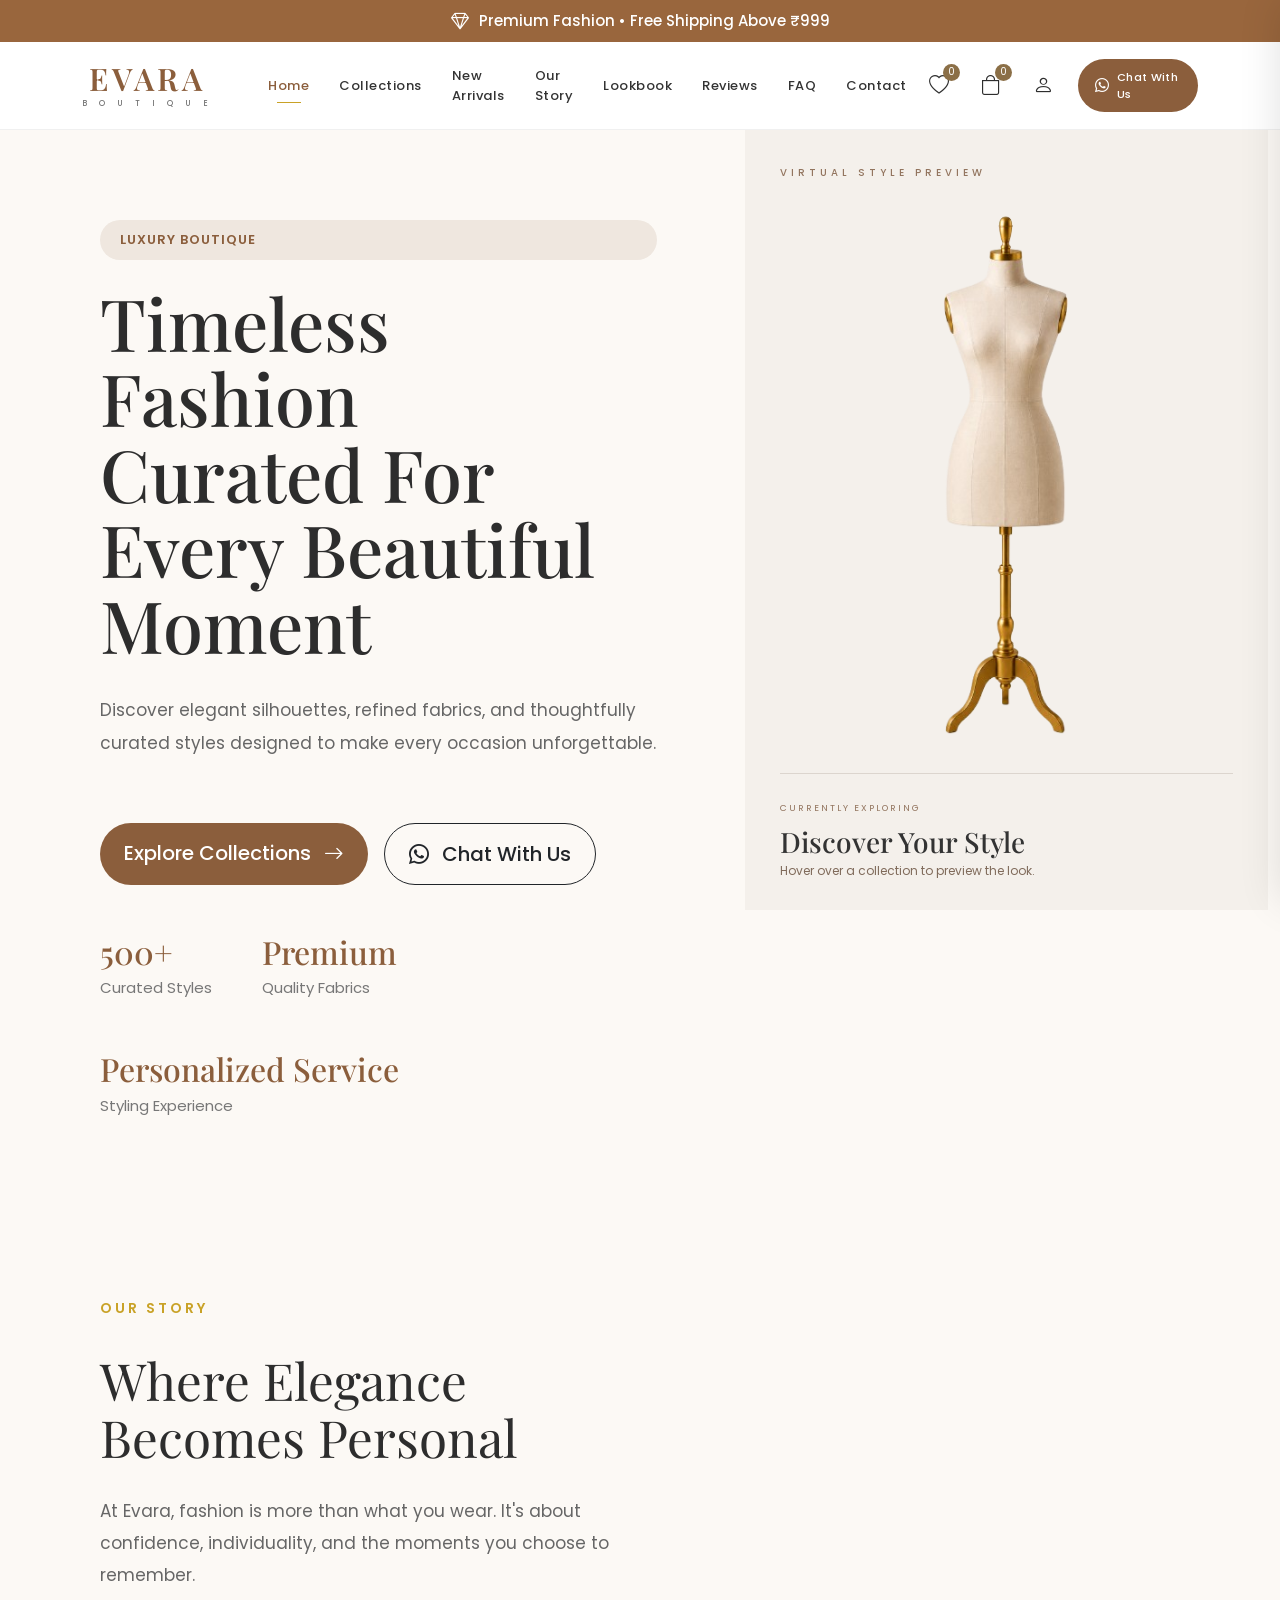
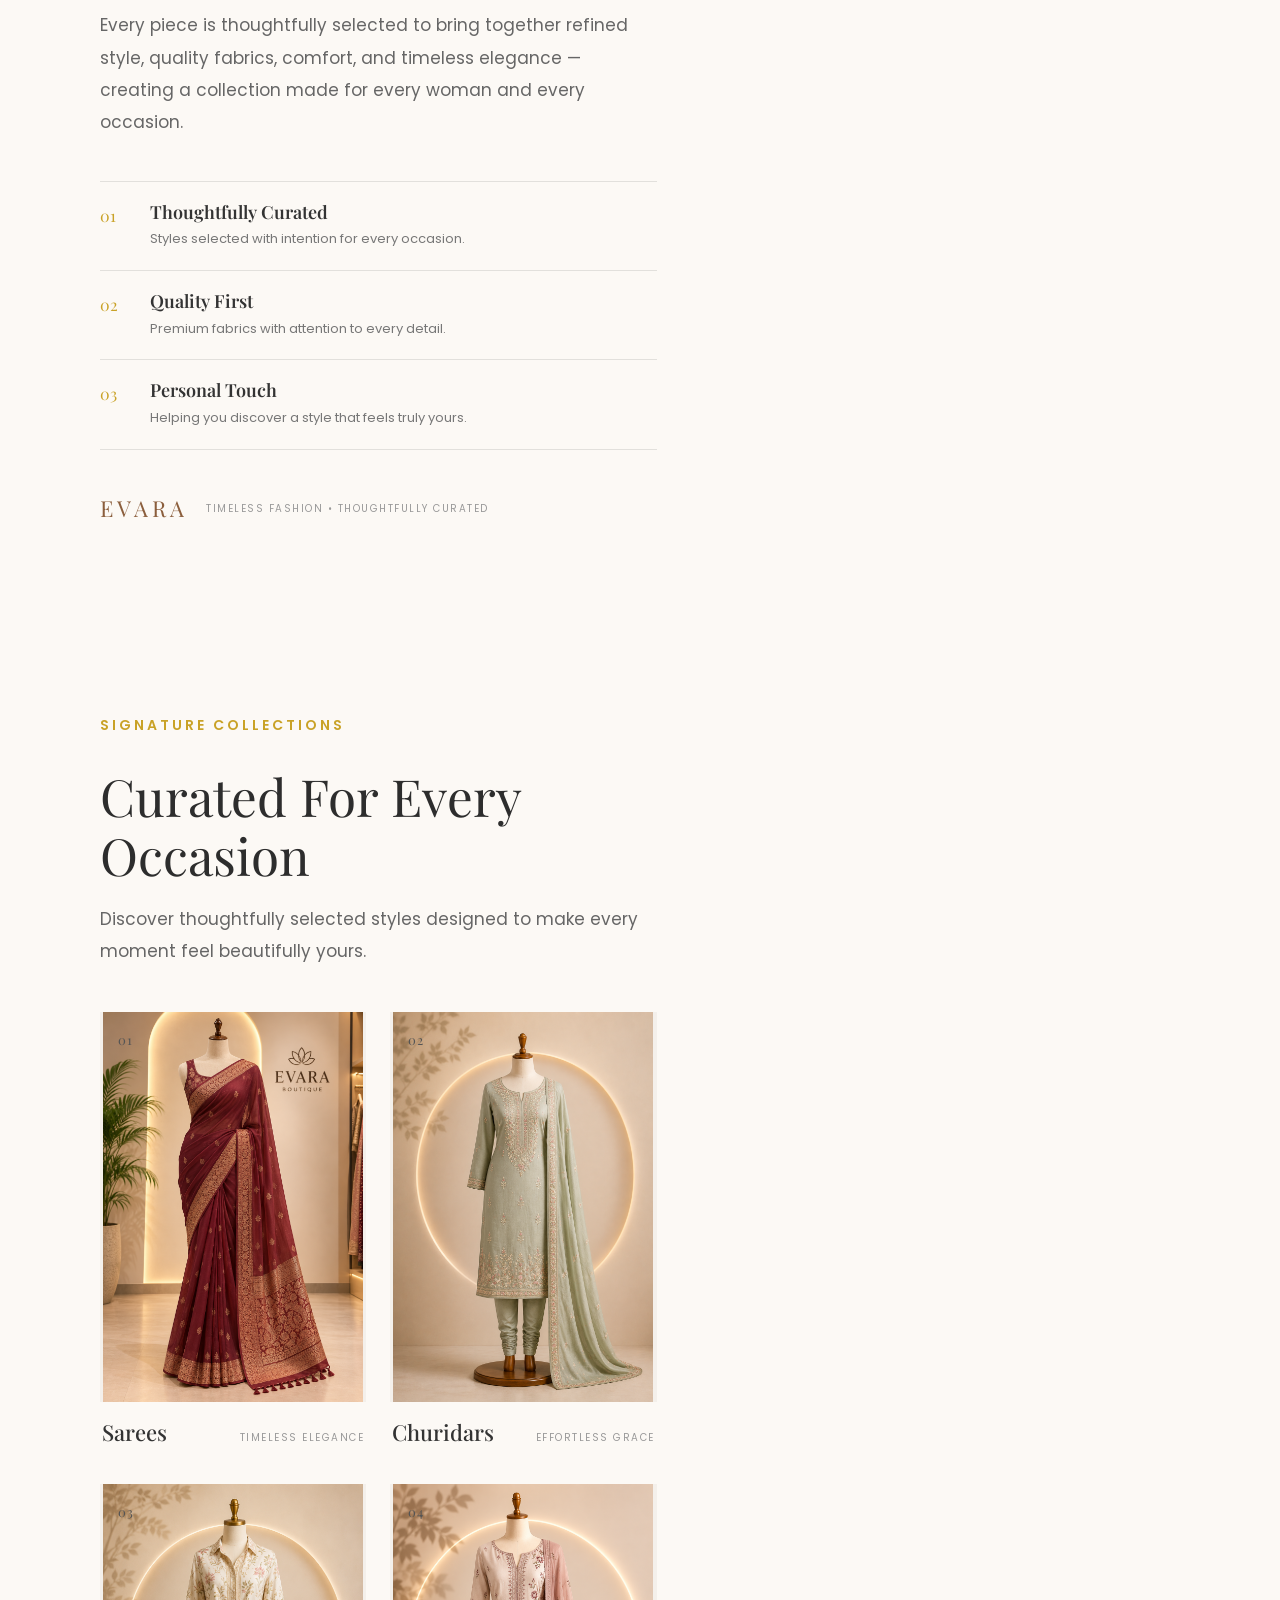
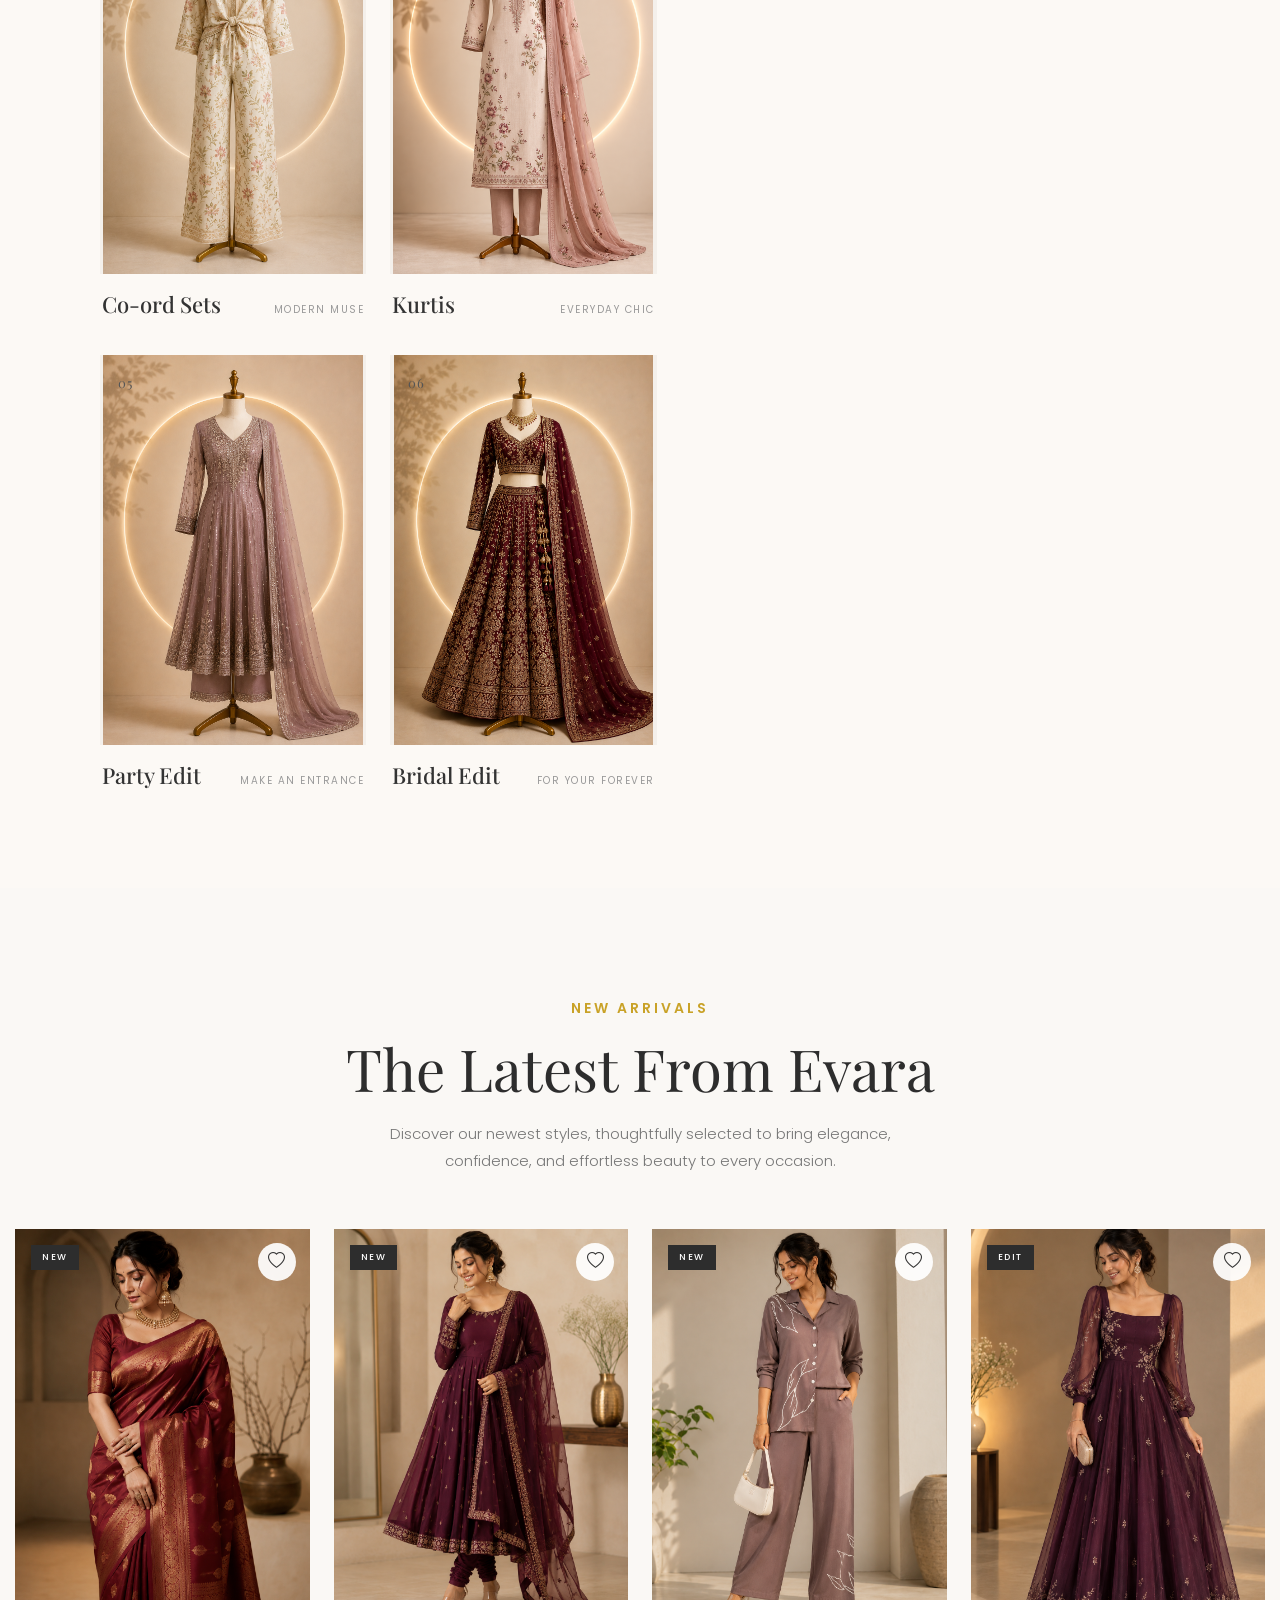
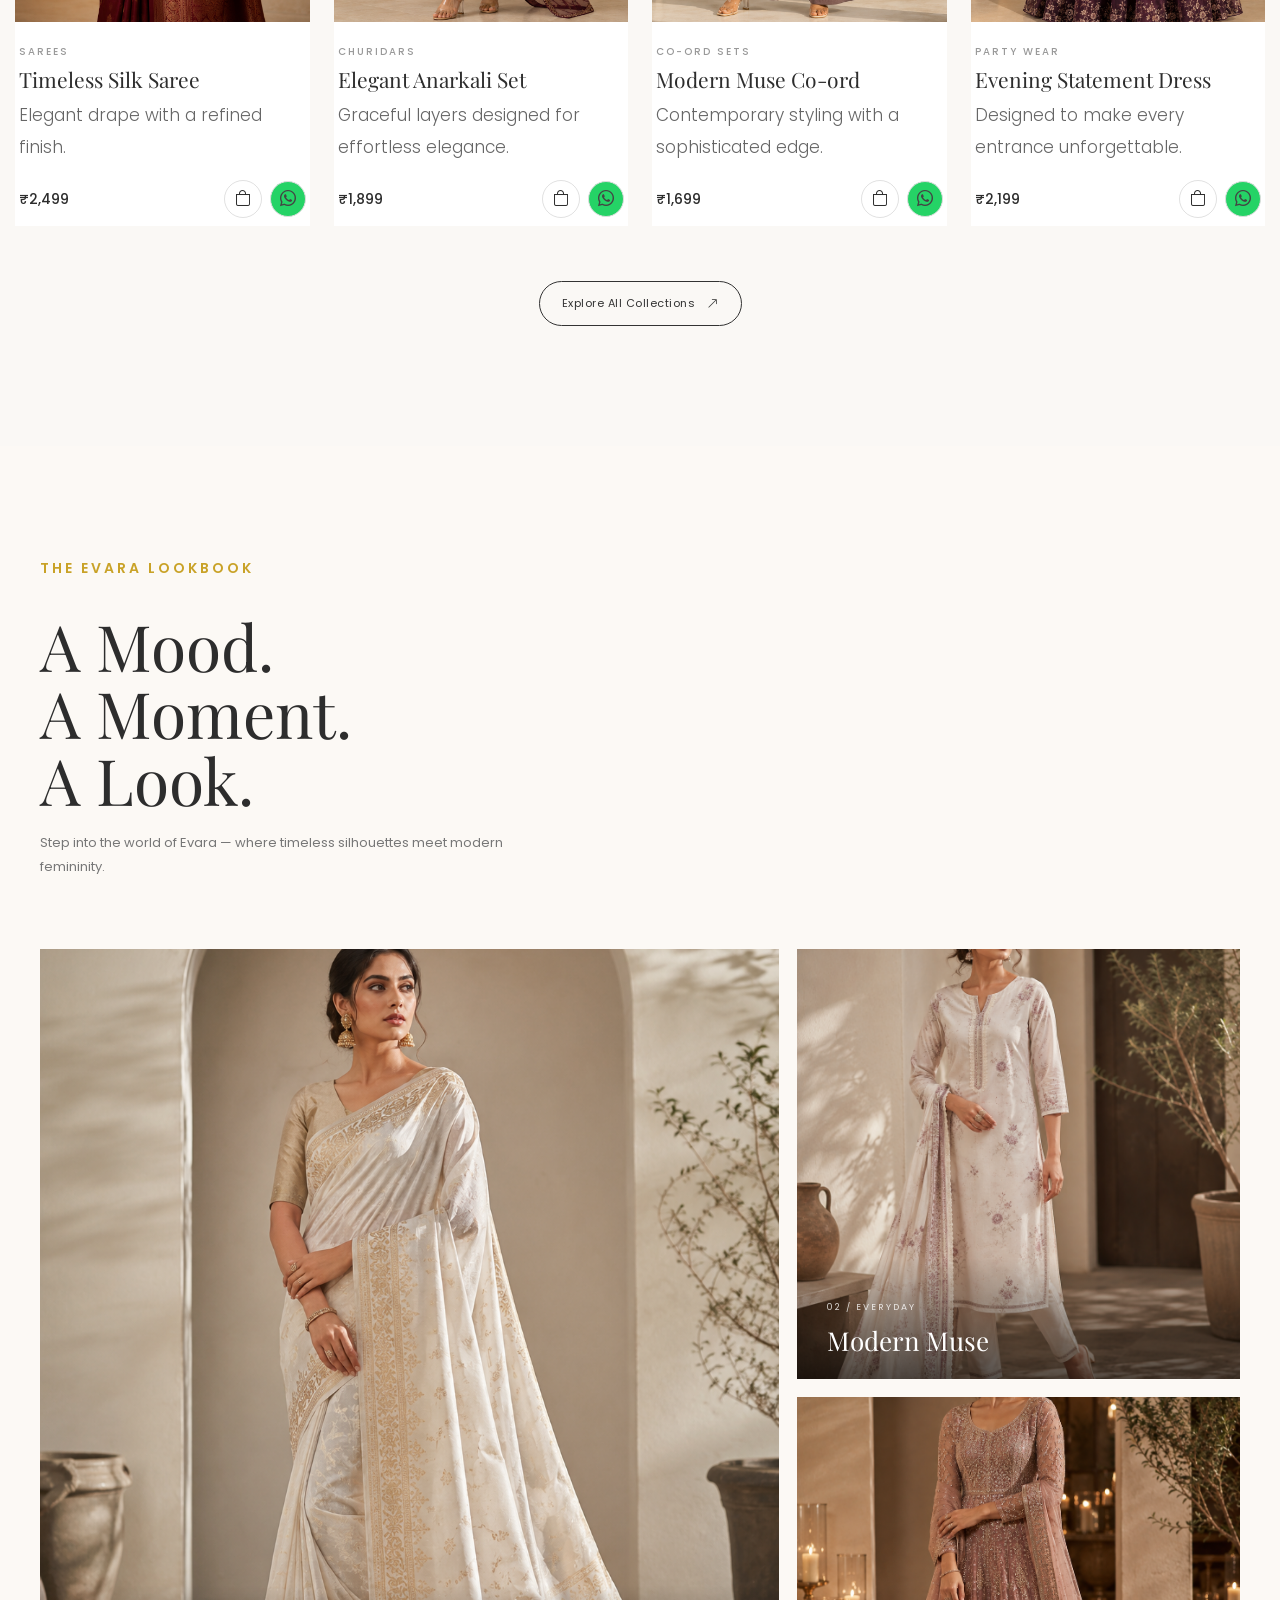
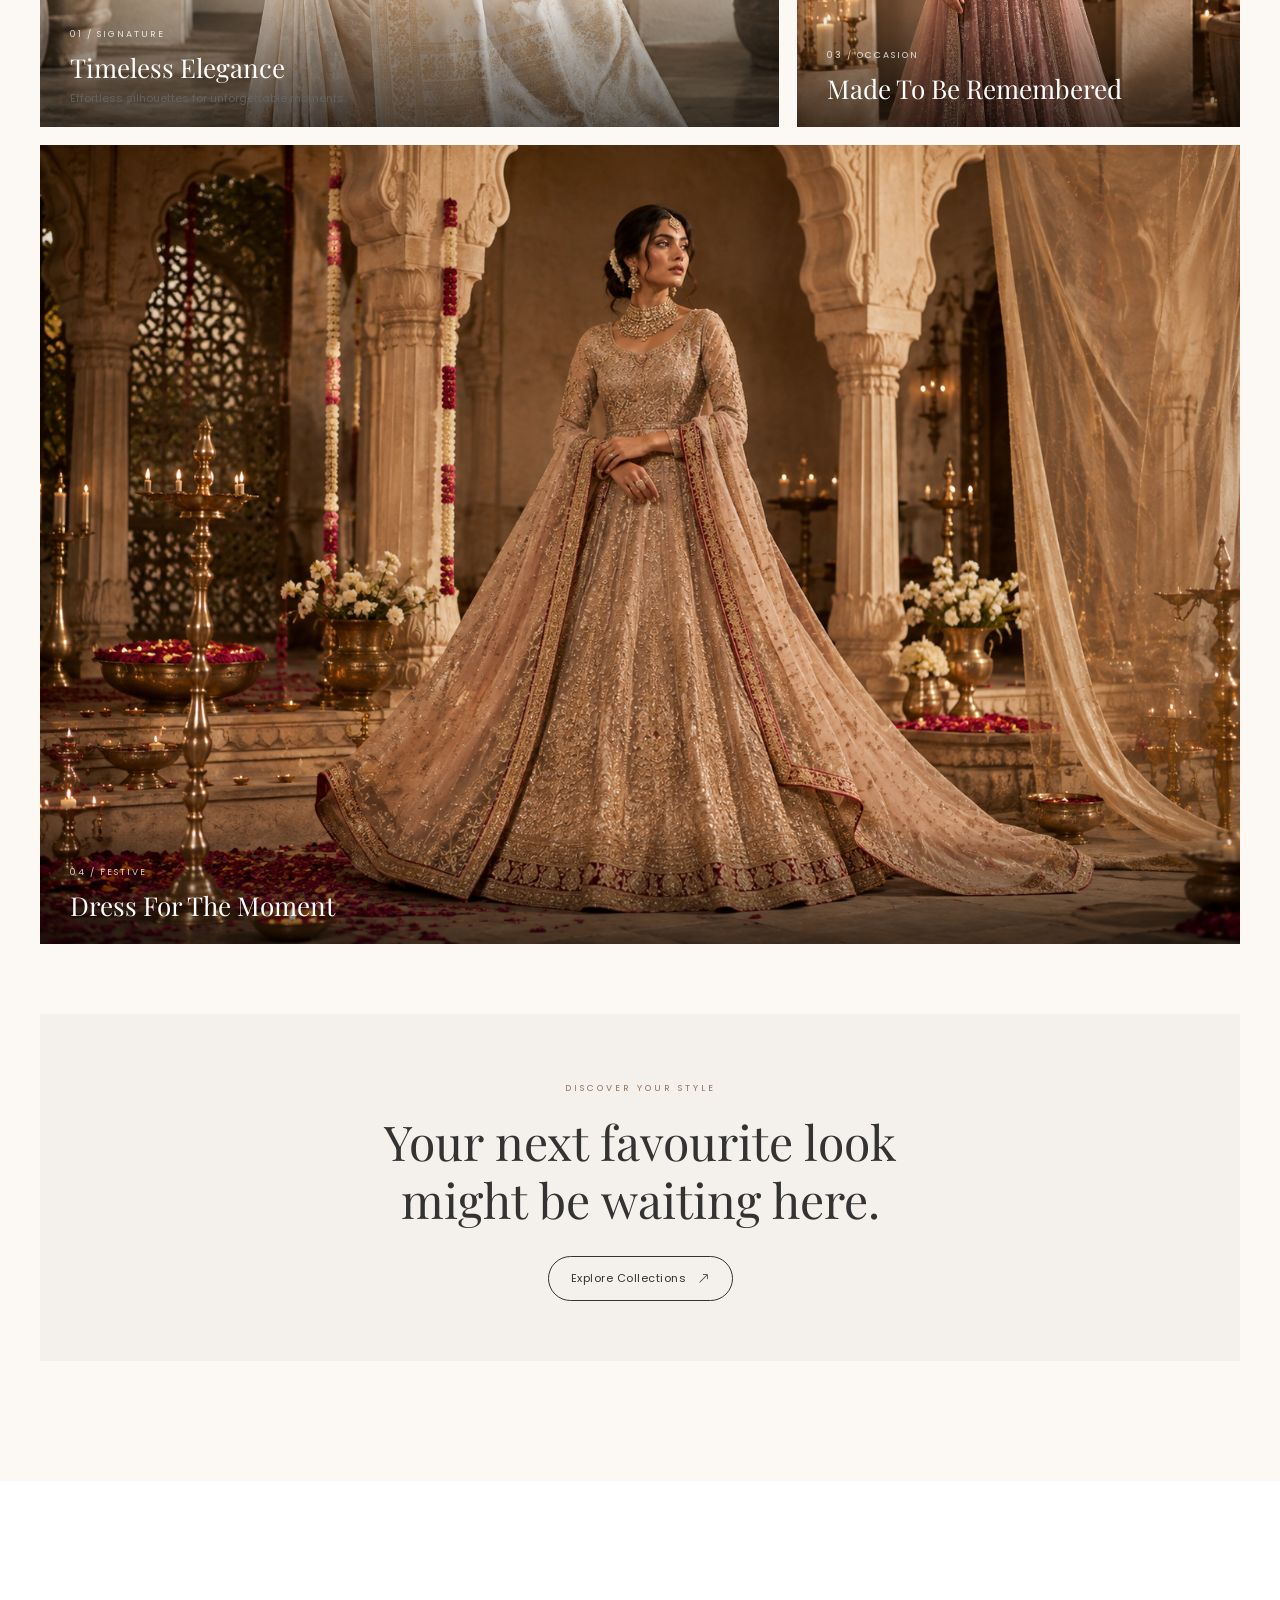
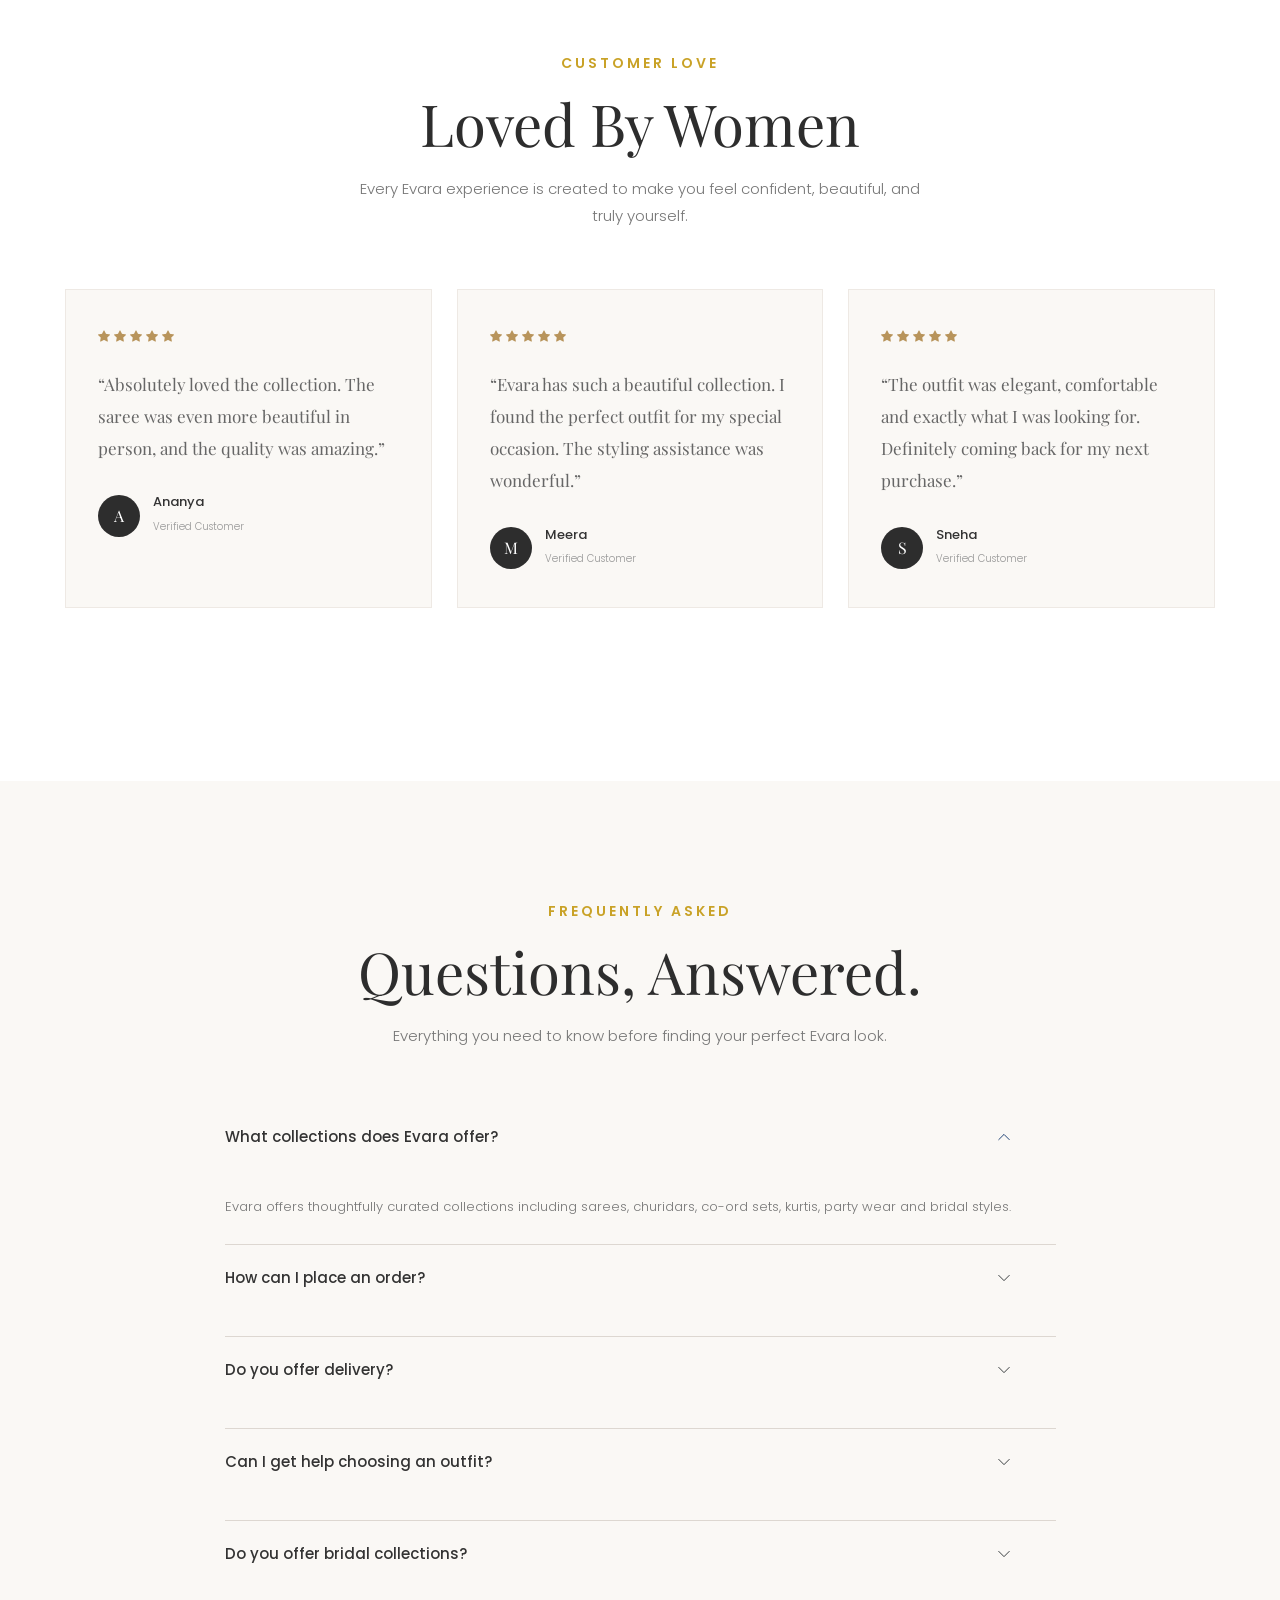
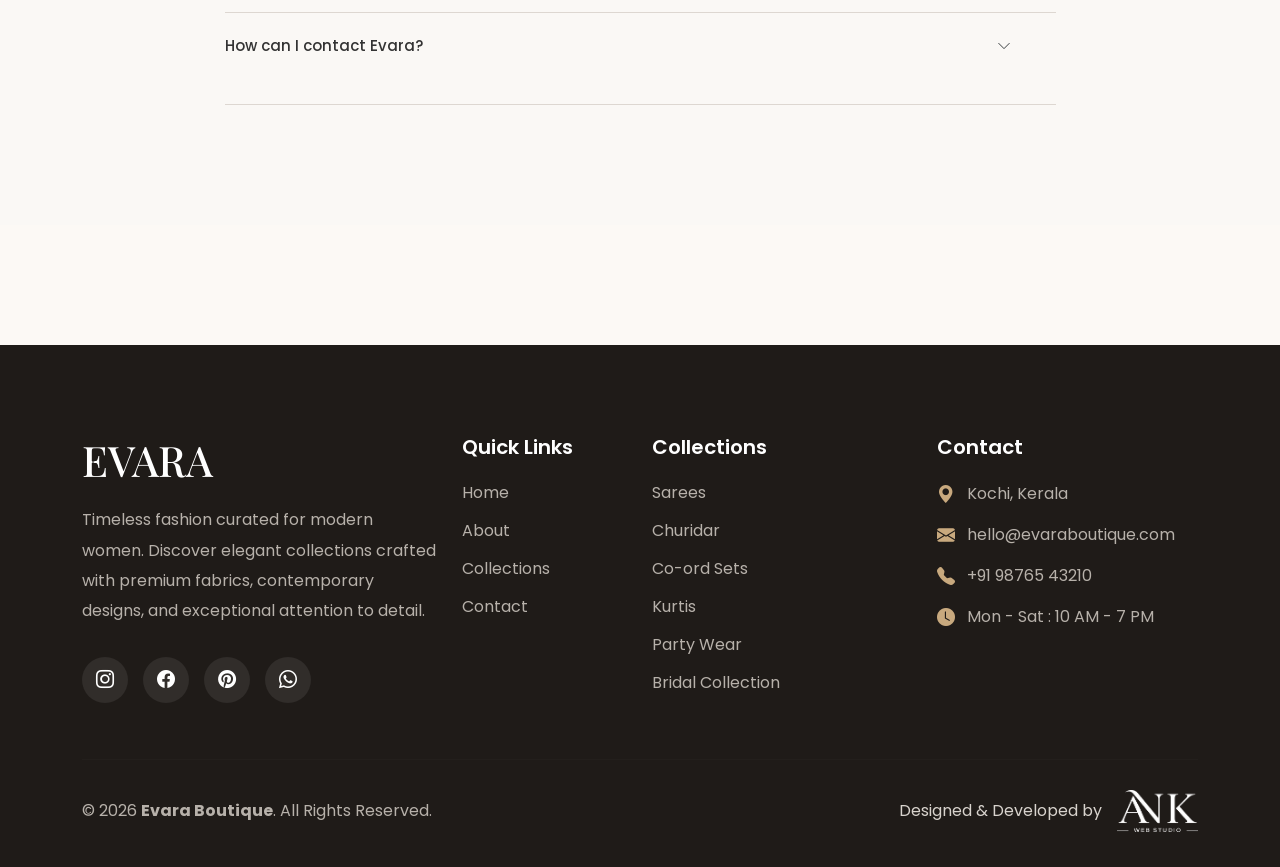
<file: index.html>
<!DOCTYPE html>
<html lang="en">

<head>

    <meta charset="UTF-8">
    <meta name="viewport" content="width=device-width, initial-scale=1.0">

    <title>Evara Boutique</title>

    <!-- Bootstrap -->
    <link href="https://cdn.jsdelivr.net/npm/bootstrap@5.3.7/dist/css/bootstrap.min.css" rel="stylesheet">

    <!-- Bootstrap Icons -->
    <link rel="stylesheet"
        href="https://cdn.jsdelivr.net/npm/bootstrap-icons@1.13.1/font/bootstrap-icons.min.css">

    <!-- Google Fonts -->
    <link
        href="https://fonts.googleapis.com/css2?family=Playfair+Display:wght@400;600;700&family=Poppins:wght@300;400;500;600&display=swap"
        rel="stylesheet">

    <link rel="stylesheet" href="css/style.css">

</head>

<body>

    <!-- ==========================
            TOP BAR
    =========================== -->

    <div class="top-bar">

    <i class="bi bi-gem"></i>

    <span>Premium Fashion • Free Shipping Above ₹999</span>

</div>


<!-- ==========================
        PREMIUM NAVBAR
=========================== -->

<nav class="navbar navbar-expand-lg evara-navbar sticky-top">

    <div class="container">

        <!-- BRAND -->
        <a class="navbar-brand evara-brand" href="#hero">

            <span class="brand-name">EVARA</span>
            <span class="brand-subtitle">B O U T I Q U E</span>

        </a>


        <!-- MOBILE MENU BUTTON -->
        <button class="navbar-toggler"
            type="button"
            data-bs-toggle="collapse"
            data-bs-target="#menu"
            aria-controls="menu"
            aria-expanded="false"
            aria-label="Toggle navigation">

            <span class="navbar-toggler-icon"></span>

        </button>


        <!-- NAVIGATION -->
        <div class="collapse navbar-collapse" id="menu">

            <ul class="navbar-nav mx-auto align-items-lg-center">

                 <!-- HOME -->

                <li class="nav-item">

                    <a class="nav-link active"
                       href="#hero">

                        Home

                    </a>

                </li>


                <!-- COLLECTIONS -->

                <li class="nav-item">

                    <a class="nav-link"
                       href="#category">

                        Collections

                    </a>

                </li>


                <!-- NEW ARRIVALS -->

                <li class="nav-item">

                    <a class="nav-link"
                       href="#featured">

                        New Arrivals

                    </a>

                </li>


                <!-- OUR STORY -->

                <li class="nav-item">

                    <a class="nav-link"
                       href="#about">

                        Our Story

                    </a>

                </li>


                <!-- LOOKBOOK -->

                <li class="nav-item">

                    <a class="nav-link"
                       href="#lookbook">

                        Lookbook

                    </a>

                </li>


                <!-- TESTIMONIALS -->

                <li class="nav-item">

                    <a class="nav-link"
                       href="#testimonials">

                        Reviews

                    </a>

                </li>


                <!-- FAQ -->

                <li class="nav-item">

                    <a class="nav-link"
                       href="#faq">

                        FAQ

                    </a>

                </li>


                <!-- CONTACT -->

                <li class="nav-item">

                    <a class="nav-link"
                       href="#contact">

                        Contact

                    </a>

                </li>


            </ul>


           <!-- NAV ACTIONS -->
<div class="evara-nav-actions">

    <!-- Wishlist -->
    <button
        type="button"
        class="nav-action"
        id="openWishlist"
        aria-label="Wishlist">

        <i class="bi bi-heart"></i>

        <span
            class="nav-count"
            id="wishlistCount">
            0
        </span>

    </button>


    <!-- Cart -->
    <button
        type="button"
        class="nav-action"
        id="openCart"
        aria-label="Shopping Cart">

        <i class="bi bi-bag"></i>

        <span
            class="nav-count"
            id="cartCount">
            0
        </span>

    </button>


    <!-- Account -->
    <button
        type="button"
        class="nav-action account-action"
        data-bs-toggle="modal"
        data-bs-target="#authModal"
        aria-label="Account">

        <i class="bi bi-person"></i>

    </button>


    <!-- WhatsApp -->
    <a
        href="#"
        class="nav-whatsapp">

        <i class="bi bi-whatsapp"></i>

        <span>
            Chat With Us
        </span>

    </a>

</div>

        </div>

    </div>

</nav>



    <!-- ==========================
        MAIN LAYOUT
=========================== -->

<div class="container-fluid">

    <div class="row g-0">

        <!-- ======================
                LEFT SIDE
        ======================= -->

        <div class="col-lg-7 px-lg-5">

            <!-- HERO -->

            <section id="hero" class="section hero-section">

                <span class="hero-tag">
                    LUXURY BOUTIQUE
                </span>

                <h1>
                    Timeless Fashion
                    <br>
                    Curated For
                    <br>
                    Every Beautiful Moment
                </h1>

                <p class="mt-4">
                    Discover elegant silhouettes, refined fabrics,
                    and thoughtfully curated styles designed to make
                    every occasion unforgettable.
                </p>

                <div class="mt-5 d-flex flex-wrap gap-3">

                    <a href="#category"
                       class="btn btn-dark btn-lg rounded-pill px-4">

                        Explore Collections

                        <i class="bi bi-arrow-right ms-2"></i>

                    </a>

                    <a href="#"
                       class="btn btn-outline-dark btn-lg rounded-pill px-4">

                        <i class="bi bi-whatsapp me-2"></i>

                        Chat With Us

                    </a>

                </div>

                <div class="hero-highlights mt-5">

                    <div class="highlight-item">
                        <h4>500+</h4>
                        <span>Curated Styles</span>
                    </div>

                    <div class="highlight-item">
                        <h4>Premium</h4>
                        <span>Quality Fabrics</span>
                    </div>

                    <div class="highlight-item">
                        <h4>Personalized Service</h4>
                        <span>Styling Experience</span>
                    </div>

                </div>

            </section>


            <!-- ==========================
                    MOBILE SHOWROOM
            =========================== -->

            <section class="mobile-showroom d-lg-none">

                <span class="section-title">
                    VIRTUAL STYLE PREVIEW
                </span>

                <h2 class="mb-3">
                    Discover Your Perfect Look
                </h2>

                <p>
                    Explore our exclusive collections and instantly
                    preview each outfit. Simply tap a category below
                    to experience timeless fashion brought to life.
                </p>

                <div class="mobile-mannequin">

                    <img
                        id="mobileMannequin"
                        src="images/mannequin-default.png"
                        class="img-fluid"
                        alt="Mobile Mannequin">

                </div>

                <div class="mobile-category-list mt-4">

                    <button class="mobile-category active"
                            data-dress="saree">
                        Sarees
                    </button>

                    <button class="mobile-category"
                            data-dress="churidar">
                        Churidar
                    </button>

                    <button class="mobile-category"
                            data-dress="coord">
                        Co-ord Set
                    </button>

                    <button class="mobile-category"
                            data-dress="kurti">
                        Kurtis
                    </button>

                    <button class="mobile-category"
                            data-dress="party">
                        Party Wear
                    </button>

                    <button class="mobile-category"
                            data-dress="bridal">
                        Bridal
                    </button>

                </div>

                <div class="preview-note mt-4">

                    <i class="bi bi-stars"></i>

                    <span>
                        Tap a collection to instantly preview the outfit.
                    </span>

                </div>

            </section>

        

               
        <!-- ==========================
        OUR STORY
=========================== -->

<section id="about" class="section our-story-section">

    <span class="section-title">
        OUR STORY
    </span>

    <h2>
        Where Elegance
        <br>
        Becomes Personal
    </h2>

    <p class="story-intro">
        At Evara, fashion is more than what you wear.
        It's about confidence, individuality, and the
        moments you choose to remember.
    </p>

    <p class="story-text">
        Every piece is thoughtfully selected to bring together
        refined style, quality fabrics, comfort, and timeless
        elegance — creating a collection made for every woman
        and every occasion.
    </p>


    <!-- STORY VALUES -->

    <div class="story-values">

        <div class="story-value">

            <span class="story-number">01</span>

            <div>
                <h5>Thoughtfully Curated</h5>

                <p>
                    Styles selected with intention for every occasion.
                </p>
            </div>

        </div>


        <div class="story-value">

            <span class="story-number">02</span>

            <div>
                <h5>Quality First</h5>

                <p>
                    Premium fabrics with attention to every detail.
                </p>
            </div>

        </div>


        <div class="story-value">

            <span class="story-number">03</span>

            <div>
                <h5>Personal Touch</h5>

                <p>
                    Helping you discover a style that feels truly yours.
                </p>
            </div>

        </div>

    </div>


    <!-- STORY SIGNATURE -->

    <div class="story-signature">

        <span>EVARA</span>

        <small>
            Timeless fashion • Thoughtfully curated
        </small>

    </div>

</section>

            <!-- ==========================
        SIGNATURE COLLECTIONS
=========================== -->

<section id="category" class="section collections-section">

    <span class="section-title">
        SIGNATURE COLLECTIONS
    </span>

    <h2>
        Curated For Every Occasion
    </h2>

    <p class="collections-intro">
        Discover thoughtfully selected styles designed to make
        every moment feel beautifully yours.
    </p>


    <!-- COLLECTION GRID -->

    <div class="collection-grid">


        <!-- SAREES -->

        <div class="collection-card"
             data-dress="saree">

            <div class="collection-image">

                <img
                    src="images/mannequin-saree.png"
                    alt="Evara Saree Collection">

                <div class="collection-overlay"></div>

                <span class="collection-number">
                    01
                </span>

                 <a href="sarees.html"
           class="collection-arrow"
           aria-label="View Saree Collection">

                <i class="bi bi-arrow-up-right collection-arrow"></i>
                 </a>

            </div>

            <div class="collection-content">

                <h4>Sarees</h4>

                <span>
                    Timeless Elegance
                </span>

            </div>

        </div>


        <!-- CHURIDAR -->

        <div class="collection-card"
             data-dress="churidar">

            <div class="collection-image">

                <img
                    src="images/mannequin-churidar.png"
                    alt="Evara Churidar Collection">

                <div class="collection-overlay"></div>

                <span class="collection-number">
                    02
                </span>

                <a href="churidars.html"
   class="collection-arrow"
   aria-label="View Churidar Collection">

                <i class="bi bi-arrow-up-right collection-arrow"></i>
                </a>

            </div>

            <div class="collection-content">

                <h4>Churidars</h4>

                <span>
                    Effortless Grace
                </span>

            </div>

        </div>


        <!-- CO-ORD -->

        <div class="collection-card"
             data-dress="coord">

            <div class="collection-image">

                <img
                    src="images/mannequin-coord.png"
                    alt="Evara Co-ord Collection">

                <div class="collection-overlay"></div>

                <span class="collection-number">
                    03
                </span>

                <a href="coord-sets.html"
   class="collection-arrow"
   aria-label="View Co-ord Collection">

                <i class="bi bi-arrow-up-right collection-arrow"></i>
                </a>

            </div>

            <div class="collection-content">

                <h4>Co-ord Sets</h4>

                <span>
                    Modern Muse
                </span>

            </div>

        </div>


        <!-- KURTI -->

        <div class="collection-card"
             data-dress="kurti">

            <div class="collection-image">

                <img
                    src="images/mannequin-kurti.png"
                    alt="Evara Kurti Collection">

                <div class="collection-overlay"></div>

                <span class="collection-number">
                    04
                </span>

                <a href="kurtis.html"
   class="collection-arrow"
   aria-label="View Kurti Collection">

                <i class="bi bi-arrow-up-right collection-arrow"></i>
                </a>

            </div>

            <div class="collection-content">

                <h4>Kurtis</h4>

                <span>
                    Everyday Chic
                </span>

            </div>

        </div>


        <!-- PARTY -->

        <div class="collection-card"
             data-dress="party">

            <div class="collection-image">

                <img
                    src="images/mannequin-party.png"
                    alt="Evara Party Wear Collection">

                <div class="collection-overlay"></div>

                <span class="collection-number">
                    05
                </span>

                <a href="party-wear.html"
   class="collection-arrow"
   aria-label="View Party Wear Collection">

                <i class="bi bi-arrow-up-right collection-arrow"></i>
                </a>

            </div>

            <div class="collection-content">

                <h4>Party Edit</h4>

                <span>
                    Make An Entrance
                </span>

            </div>

        </div>


        <!-- BRIDAL -->

        <div class="collection-card"
             data-dress="bridal">

            <div class="collection-image">

                <img
                    src="images/mannequin-bridal.png"
                    alt="Evara Bridal Collection">

                <div class="collection-overlay"></div>

                <span class="collection-number">
                    06
                </span>
                <a href="bridal.html"
   class="collection-arrow"
   aria-label="View Bridal Collection">

                <i class="bi bi-arrow-up-right collection-arrow"></i>
                </a>

            </div>

            <div class="collection-content">

                <h4>Bridal Edit</h4>

                <span>
                    For Your Forever
                </span>

            </div>

        </div>


    </div>

</section>
</section>

        </div>
        <!-- END LEFT SIDE -->


        <!-- ======================
                RIGHT SIDE
        ======================= -->

        <div class="col-lg-5 d-none d-lg-block">

            <aside class="collection-showcase">

                <span class="showcase-label">
                    VIRTUAL STYLE PREVIEW
                </span>


                <div class="showcase-mannequin">

                    <img
                        id="mannequin"
                        src="images/mannequin-default.png"
                        alt="Evara Fashion Preview">

                </div>


                <div class="showcase-caption">

                    <span>
                        CURRENTLY EXPLORING
                    </span>

                    <h4 id="showcaseTitle">
                        Discover Your Style
                    </h4>

                    <p id="showcaseDescription">
                        Hover over a collection to preview the look.
                    </p>

                </div>

            </aside>

        </div>
        <!-- END RIGHT SIDE -->

    </div>
    <!-- END ROW -->

</div>
<!-- END MAIN LAYOUT -->

    <!-- ==========================
        NEW ARRIVALS
=========================== -->

<section id="featured" class="section featured-section">

    <div class="featured-heading">

        <span class="section-title">
            NEW ARRIVALS
        </span>

        <h2>
            The Latest From Evara
        </h2>

        <p>
            Discover our newest styles, thoughtfully selected
            to bring elegance, confidence, and effortless beauty
            to every occasion.
        </p>

    </div>


   <!-- ==========================
        PRODUCT GRID
=========================== -->

<div class="featured-grid">


    <!-- =========================
         PRODUCT 01
    ========================== -->

    <div class="product-card">

        <div class="product-image">

            <img
                src="images/product-1.png"
                alt="Evara Elegant Saree"
                loading="lazy">

            <span class="product-badge">
                NEW
            </span>


            <!-- WISHLIST -->

            <button
                class="product-wishlist"
                type="button"
                data-product="saree"
                aria-label="Add Elegant Saree to wishlist">

                <i class="bi bi-heart"></i>

            </button>


            <div class="product-overlay">

                <a
                    href="view-details.html?product=saree"
                    class="product-view">

                    View Details

                    <i class="bi bi-arrow-up-right"></i>

                </a>

            </div>

        </div>


        <div class="product-content">

            <span class="product-category">
                SAREES
            </span>

            <h4>
                Timeless Silk Saree
            </h4>

            <p class="product-description">
                Elegant drape with a refined finish.
            </p>


            <div class="product-bottom">

                <span class="product-price">
                    ₹2,499
                </span>


                <div class="product-actions">

                    <!-- CART -->

                    <button
                        type="button"
                        class="product-cart"
                        data-product="saree"
                        aria-label="Add Timeless Silk Saree to cart">

                        <i class="bi bi-bag"></i>

                    </button>


                    <!-- WHATSAPP -->

                    <a
                        href="#"
                        class="product-enquiry"
                        data-product="saree"
                        aria-label="Enquire about Timeless Silk Saree">

                        <i class="bi bi-whatsapp"></i>

                    </a>

                </div>

            </div>

        </div>

    </div>



    <!-- =========================
         PRODUCT 02
    ========================== -->

    <div class="product-card">

        <div class="product-image">

            <img
                src="images/product-2.png"
                alt="Evara Anarkali Churidar"
                loading="lazy">

            <span class="product-badge">
                NEW
            </span>


            <!-- WISHLIST -->

            <button
                class="product-wishlist"
                type="button"
                data-product="anarkali"
                aria-label="Add Anarkali Set to wishlist">

                <i class="bi bi-heart"></i>

            </button>


            <div class="product-overlay">

                <a
                    href="view-details.html?product=anarkali"
                    class="product-view">

                    View Details

                    <i class="bi bi-arrow-up-right"></i>

                </a>

            </div>

        </div>


        <div class="product-content">

            <span class="product-category">
                CHURIDARS
            </span>

            <h4>
                Elegant Anarkali Set
            </h4>

            <p class="product-description">
                Graceful layers designed for effortless elegance.
            </p>


            <div class="product-bottom">

                <span class="product-price">
                    ₹1,899
                </span>


                <div class="product-actions">

                    <!-- CART -->

                    <button
                        type="button"
                        class="product-cart"
                        data-product="anarkali"
                        aria-label="Add Elegant Anarkali Set to cart">

                        <i class="bi bi-bag"></i>

                    </button>


                    <!-- WHATSAPP -->

                    <a
                        href="#"
                        class="product-enquiry"
                        data-product="anarkali"
                        aria-label="Enquire about Elegant Anarkali Set">

                        <i class="bi bi-whatsapp"></i>

                    </a>

                </div>

            </div>

        </div>

    </div>



    <!-- =========================
         PRODUCT 03
    ========================== -->

    <div class="product-card">

        <div class="product-image">

            <img
                src="images/product-3.png"
                alt="Evara Modern Co-ord Set"
                loading="lazy">

            <span class="product-badge">
                NEW
            </span>


            <!-- WISHLIST -->

            <button
                class="product-wishlist"
                type="button"
                data-product="coord"
                aria-label="Add Modern Co-ord Set to wishlist">

                <i class="bi bi-heart"></i>

            </button>


            <div class="product-overlay">

                <a
                    href="view-details.html?product=coord"
                    class="product-view">

                    View Details

                    <i class="bi bi-arrow-up-right"></i>

                </a>

            </div>

        </div>


        <div class="product-content">

            <span class="product-category">
                CO-ORD SETS
            </span>

            <h4>
                Modern Muse Co-ord
            </h4>

            <p class="product-description">
                Contemporary styling with a sophisticated edge.
            </p>


            <div class="product-bottom">

                <span class="product-price">
                    ₹1,699
                </span>


                <div class="product-actions">

                    <!-- CART -->

                    <button
                        type="button"
                        class="product-cart"
                        data-product="coord"
                        aria-label="Add Modern Muse Co-ord to cart">

                        <i class="bi bi-bag"></i>

                    </button>


                    <!-- WHATSAPP -->

                    <a
                        href="#"
                        class="product-enquiry"
                        data-product="coord"
                        aria-label="Enquire about Modern Muse Co-ord">

                        <i class="bi bi-whatsapp"></i>

                    </a>

                </div>

            </div>

        </div>

    </div>



    <!-- =========================
         PRODUCT 04
    ========================== -->

    <div class="product-card">

        <div class="product-image">

            <img
                src="images/product-4.png"
                alt="Evara Party Wear Dress"
                loading="lazy">

            <span class="product-badge">
                EDIT
            </span>


            <!-- WISHLIST -->

            <button
                class="product-wishlist"
                type="button"
                data-product="dress"
                aria-label="Add Evening Statement Dress to wishlist">

                <i class="bi bi-heart"></i>

            </button>


            <div class="product-overlay">

                <a
                    href="view-details.html?product=dress"
                    class="product-view">

                    View Details

                    <i class="bi bi-arrow-up-right"></i>

                </a>

            </div>

        </div>


        <div class="product-content">

            <span class="product-category">
                PARTY WEAR
            </span>

            <h4>
                Evening Statement Dress
            </h4>

            <p class="product-description">
                Designed to make every entrance unforgettable.
            </p>


            <div class="product-bottom">

                <span class="product-price">
                    ₹2,199
                </span>


                <div class="product-actions">

                    <!-- CART -->

                    <button
                        type="button"
                        class="product-cart"
                        data-product="dress"
                        aria-label="Add Evening Statement Dress to cart">

                        <i class="bi bi-bag"></i>

                    </button>


                    <!-- WHATSAPP -->

                    <a
                        href="#"
                        class="product-enquiry"
                        data-product="dress"
                        aria-label="Enquire about Evening Statement Dress">

                        <i class="bi bi-whatsapp"></i>

                    </a>

                </div>

            </div>

        </div>

    </div>


</div>


    <!-- ==========================
            SECTION CTA
    =========================== -->

    <div class="featured-cta">

        <a href="#category"
           class="lookbook-button">

            Explore All Collections

            <i class="bi bi-arrow-up-right"></i>

        </a>

    </div>

</section>


<!-- ==========================
        LOOKBOOK
=========================== -->

<section id="lookbook" class="section lookbook-section">

    <div class="lookbook-heading">

        <span class="section-title">
            THE EVARA LOOKBOOK
        </span>

        <h2>
            A Mood.
            <br>
            A Moment.
            <br>
            A Look.
        </h2>

        <p>
            Step into the world of Evara — where timeless
            silhouettes meet modern femininity.
        </p>

    </div>


    <!-- LOOKBOOK GRID -->

    <div class="lookbook-grid">


        <!-- FEATURED -->

        <div class="lookbook-item lookbook-featured">

            <img
                src="images/lookbook-1.png"
                alt="Evara timeless fashion look"
                loading="lazy">

            <div class="lookbook-overlay">

                <span>
                    01 / SIGNATURE
                </span>

                <h4>
                    Timeless Elegance
                </h4>

                <p>
                    Effortless silhouettes for unforgettable moments.
                </p>

            </div>

        </div>


        <!-- SECOND -->

        <div class="lookbook-item">

            <img
                src="images/lookbook-2.png"
                alt="Evara contemporary fashion look"
                loading="lazy">

            <div class="lookbook-overlay">

                <span>
                    02 / EVERYDAY
                </span>

                <h4>
                    Modern Muse
                </h4>

            </div>

        </div>


        <!-- THIRD -->

        <div class="lookbook-item">

            <img
                src="images/lookbook-3.png"
                alt="Evara occasion wear"
                loading="lazy">

            <div class="lookbook-overlay">

                <span>
                    03 / OCCASION
                </span>

                <h4>
                    Made To Be Remembered
                </h4>

            </div>

        </div>


        <!-- FOURTH -->

        <div class="lookbook-item lookbook-wide">

            <img
                src="images/lookbook-5.png"
                alt="Evara festive fashion collection"
                loading="lazy">

            <div class="lookbook-overlay">

                <span>
                    04 / FESTIVE
                </span>

                <h4>
                    Dress For The Moment
                </h4>

            </div>

        </div>

    </div>


    <!-- LOOKBOOK CTA -->

    <div class="lookbook-cta">

        <span>
            DISCOVER YOUR STYLE
        </span>

        <h3>
            Your next favourite look
            <br>
            might be waiting here.
        </h3>

        <a href="#category"
           class="lookbook-button">

            Explore Collections

            <i class="bi bi-arrow-up-right"></i>

        </a>

    </div>

</section>

    <!-- ==========================
        CUSTOMER REVIEWS
=========================== -->

<section id="testimonials" class="section testimonials-section">

    <div class="testimonials-heading">

        <span class="section-title">
            CUSTOMER LOVE
        </span>

        <h2>
            Loved By Women
        </h2>

        <p>
            Every Evara experience is created to make you feel
            confident, beautiful, and truly yourself.
        </p>

    </div>


    <!-- REVIEWS -->

    <div class="testimonials-grid">


        <!-- REVIEW 01 -->

        <div class="testimonial-card">

            <div class="testimonial-stars">

                <i class="bi bi-star-fill"></i>
                <i class="bi bi-star-fill"></i>
                <i class="bi bi-star-fill"></i>
                <i class="bi bi-star-fill"></i>
                <i class="bi bi-star-fill"></i>

            </div>

            <p class="testimonial-text">

                “Absolutely loved the collection.
                The saree was even more beautiful in person,
                and the quality was amazing.”

            </p>

            <div class="testimonial-author">

                <div class="author-initial">
                    A
                </div>

                <div>

                    <h5>
                        Ananya
                    </h5>

                    <span>
                        Verified Customer
                    </span>

                </div>

            </div>

        </div>



        <!-- REVIEW 02 -->

        <div class="testimonial-card">

            <div class="testimonial-stars">

                <i class="bi bi-star-fill"></i>
                <i class="bi bi-star-fill"></i>
                <i class="bi bi-star-fill"></i>
                <i class="bi bi-star-fill"></i>
                <i class="bi bi-star-fill"></i>

            </div>

            <p class="testimonial-text">

                “Evara has such a beautiful collection.
                I found the perfect outfit for my special occasion.
                The styling assistance was wonderful.”

            </p>

            <div class="testimonial-author">

                <div class="author-initial">
                    M
                </div>

                <div>

                    <h5>
                        Meera
                    </h5>

                    <span>
                        Verified Customer
                    </span>

                </div>

            </div>

        </div>



        <!-- REVIEW 03 -->

        <div class="testimonial-card">

            <div class="testimonial-stars">

                <i class="bi bi-star-fill"></i>
                <i class="bi bi-star-fill"></i>
                <i class="bi bi-star-fill"></i>
                <i class="bi bi-star-fill"></i>
                <i class="bi bi-star-fill"></i>

            </div>

            <p class="testimonial-text">

                “The outfit was elegant, comfortable and exactly
                what I was looking for. Definitely coming back
                for my next purchase.”

            </p>

            <div class="testimonial-author">

                <div class="author-initial">
                    S
                </div>

                <div>

                    <h5>
                        Sneha
                    </h5>

                    <span>
                        Verified Customer
                    </span>

                </div>

            </div>

        </div>


    </div>

</section>

    <!-- ==========================
        FAQ
=========================== -->

<section id="faq" class="section faq-section">

    <div class="faq-heading">

        <span class="section-title">
            FREQUENTLY ASKED
        </span>

        <h2>
            Questions, Answered.
        </h2>

        <p>
            Everything you need to know before finding
            your perfect Evara look.
        </p>

    </div>


    <div class="faq-container">


        <!-- FAQ 01 -->

        <div class="accordion" id="evaraFAQ">


            <div class="accordion-item">

                <h2 class="accordion-header">

                    <button class="accordion-button"
                            type="button"
                            data-bs-toggle="collapse"
                            data-bs-target="#faqOne"
                            aria-expanded="true"
                            aria-controls="faqOne">

                        What collections does Evara offer?

                    </button>

                </h2>

                <div id="faqOne"
                     class="accordion-collapse collapse show"
                     data-bs-parent="#evaraFAQ">

                    <div class="accordion-body">

                        Evara offers thoughtfully curated collections
                        including sarees, churidars, co-ord sets,
                        kurtis, party wear and bridal styles.

                    </div>

                </div>

            </div>



            <!-- FAQ 02 -->

            <div class="accordion-item">

                <h2 class="accordion-header">

                    <button class="accordion-button collapsed"
                            type="button"
                            data-bs-toggle="collapse"
                            data-bs-target="#faqTwo"
                            aria-expanded="false"
                            aria-controls="faqTwo">

                        How can I place an order?

                    </button>

                </h2>

                <div id="faqTwo"
                     class="accordion-collapse collapse"
                     data-bs-parent="#evaraFAQ">

                    <div class="accordion-body">

                        You can browse our collections and contact
                        us through WhatsApp to enquire about
                        availability, sizes and ordering.

                    </div>

                </div>

            </div>



            <!-- FAQ 03 -->

            <div class="accordion-item">

                <h2 class="accordion-header">

                    <button class="accordion-button collapsed"
                            type="button"
                            data-bs-toggle="collapse"
                            data-bs-target="#faqThree"
                            aria-expanded="false"
                            aria-controls="faqThree">

                        Do you offer delivery?

                    </button>

                </h2>

                <div id="faqThree"
                     class="accordion-collapse collapse"
                     data-bs-parent="#evaraFAQ">

                    <div class="accordion-body">

                        Yes. We offer delivery services.
                        Please contact us on WhatsApp for delivery
                        availability and charges for your location.

                    </div>

                </div>

            </div>



            <!-- FAQ 04 -->

            <div class="accordion-item">

                <h2 class="accordion-header">

                    <button class="accordion-button collapsed"
                            type="button"
                            data-bs-toggle="collapse"
                            data-bs-target="#faqFour"
                            aria-expanded="false"
                            aria-controls="faqFour">

                        Can I get help choosing an outfit?

                    </button>

                </h2>

                <div id="faqFour"
                     class="accordion-collapse collapse"
                     data-bs-parent="#evaraFAQ">

                    <div class="accordion-body">

                        Absolutely. Our team can help you choose
                        styles based on your occasion, preferred
                        look, colour and personal style.

                    </div>

                </div>

            </div>



            <!-- FAQ 05 -->

            <div class="accordion-item">

                <h2 class="accordion-header">

                    <button class="accordion-button collapsed"
                            type="button"
                            data-bs-toggle="collapse"
                            data-bs-target="#faqFive"
                            aria-expanded="false"
                            aria-controls="faqFive">

                        Do you offer bridal collections?

                    </button>

                </h2>

                <div id="faqFive"
                     class="accordion-collapse collapse"
                     data-bs-parent="#evaraFAQ">

                    <div class="accordion-body">

                        Yes. Our Bridal Edit features elegant styles
                        curated for brides and special wedding
                        occasions.

                    </div>

                </div>

            </div>



            <!-- FAQ 06 -->

            <div class="accordion-item">

                <h2 class="accordion-header">

                    <button class="accordion-button collapsed"
                            type="button"
                            data-bs-toggle="collapse"
                            data-bs-target="#faqSix"
                            aria-expanded="false"
                            aria-controls="faqSix">

                        How can I contact Evara?

                    </button>

                </h2>

                <div id="faqSix"
                     class="accordion-collapse collapse"
                     data-bs-parent="#evaraFAQ">

                    <div class="accordion-body">

                        You can contact us through WhatsApp,
                        phone or email. You can also visit our
                        boutique in Kochi, Kerala.

                    </div>

                </div>

            </div>


        </div>

    </div>

</section>

    <!-- ==========================
        FOOTER
========================== -->

<footer class="footer">

    <div class="container">

        <div class="row gy-5">

            <!-- Brand -->

            <div class="col-lg-4">

                <h2 class="footer-logo">

                    EVARA

                </h2>

                <p class="footer-text">

                    Timeless fashion curated for modern women.
                    Discover elegant collections crafted with
                    premium fabrics, contemporary designs,
                    and exceptional attention to detail.

                </p>

                <div class="social-links">

                    <a href="#"><i class="bi bi-instagram"></i></a>

                    <a href="#"><i class="bi bi-facebook"></i></a>

                    <a href="#"><i class="bi bi-pinterest"></i></a>

                    <a href="#"><i class="bi bi-whatsapp"></i></a>

                </div>

            </div>

            <!-- Quick Links -->

            <div class="col-lg-2">

                <h5>

                    Quick Links

                </h5>

                <ul class="footer-links">

                    <li><a href="#hero">Home</a></li>

                    <li><a href="#about">About</a></li>

                    <li><a href="#category">Collections</a></li>

                    <li><a href="#">Contact</a></li>

                </ul>

            </div>

            <!-- Collections -->

            <div class="col-lg-3">

                <h5>

                    Collections

                </h5>

                <ul class="footer-links">

                    <li><a href="#">Sarees</a></li>

                    <li><a href="#">Churidar</a></li>

                    <li><a href="#">Co-ord Sets</a></li>

                    <li><a href="#">Kurtis</a></li>

                    <li><a href="#">Party Wear</a></li>

                    <li><a href="#">Bridal Collection</a></li>

                </ul>

            </div>

            <!-- Contact -->

            <div class="col-lg-3">

                <h5>

                    Contact

                </h5>

                <ul class="footer-contact">

                    <li>

                        <i class="bi bi-geo-alt-fill"></i>

                        Kochi, Kerala

                    </li>

                    <li>

                        <i class="bi bi-envelope-fill"></i>

                        hello@evaraboutique.com

                    </li>

                    <li>

                        <i class="bi bi-telephone-fill"></i>

                        +91 98765 43210

                    </li>

                    <li>

                        <i class="bi bi-clock-fill"></i>

                        Mon - Sat : 10 AM - 7 PM

                    </li>

                </ul>

            </div>

        </div>

        <hr class="footer-divider">

        <div class="footer-bottom">

            <p>

                © 2026 <strong>Evara Boutique</strong>. All Rights Reserved.

            </p>

            <div class="developer">

                <span>

                    Designed & Developed by

                </span>

                <img

                    src="images/ANK LOGO.png"

                    alt="ANK Web Studio"

                    class="ank-logo">

            </div>

        </div>

    </div>

</footer>


<!-- =========================================================
                    EVARA AUTH MODAL
========================================================= -->

<div class="modal fade"
     id="authModal"
     tabindex="-1"
     aria-hidden="true">

    <div class="modal-dialog modal-dialog-centered auth-dialog">

        <div class="modal-content auth-modal">


            <!-- CLOSE -->

            <button type="button"
                    class="auth-close"
                    data-bs-dismiss="modal"
                    aria-label="Close">

                <i class="bi bi-x"></i>

            </button>


            <!-- HEADER -->

            <div class="auth-header">

                <span class="auth-eyebrow">
                    YOUR EVARA ACCOUNT
                </span>

                <h2>
                    Welcome to Evara
                </h2>

                <p>
                    Sign in to explore your favourites,
                    enquiries and curated styles.
                </p>

            </div>


            <!-- TABS -->

            <div class="auth-tabs">

                <button type="button"
                        class="auth-tab active"
                        id="loginTab">

                    Sign In

                </button>


                <button type="button"
                        class="auth-tab"
                        id="registerTab">

                    Create Account

                </button>

            </div>


            <!-- ================= LOGIN ================= -->

            <form id="loginForm"
                  class="auth-form">


                <!-- EMAIL -->

                <div class="auth-field">

                    <label for="loginEmail">

                        Email Address

                    </label>

                    <input type="email"
                           id="loginEmail"
                           placeholder="Enter your email"
                           required>

                </div>


                <!-- PASSWORD -->

                <div class="auth-field">

                    <label for="loginPassword">

                        Password

                    </label>

                    <div class="password-field">

                        <input type="password"
                               id="loginPassword"
                               placeholder="Enter your password"
                               required>

                        <button type="button"
                                class="password-toggle">

                            <i class="bi bi-eye"></i>

                        </button>

                    </div>

                </div>


                <!-- OPTIONS -->

                <div class="auth-options">

                    <label class="remember-option">

                        <input type="checkbox">

                        <span>
                            Remember me
                        </span>

                    </label>


                    <a href="#"
                       class="forgot-link">

                        Forgot Password?

                    </a>

                </div>


                <!-- BUTTON -->

                <button type="submit"
                        class="auth-button">

                    Sign In

                    <i class="bi bi-arrow-right"></i>

                </button>


                <p class="auth-footer-text">

                    New to Evara?

                    <button type="button"
                            id="switchToRegister">

                        Create an account

                    </button>

                </p>


            </form>



            <!-- ================= REGISTER ================= -->

            <form id="registerForm"
                  class="auth-form d-none">


                <!-- NAME -->

                <div class="auth-field">

                    <label for="registerName">

                        Full Name

                    </label>

                    <input type="text"
                           id="registerName"
                           placeholder="Enter your full name"
                           required>

                </div>


                <!-- EMAIL -->

                <div class="auth-field">

                    <label for="registerEmail">

                        Email Address

                    </label>

                    <input type="email"
                           id="registerEmail"
                           placeholder="Enter your email"
                           required>

                </div>


                <!-- PHONE -->

                <div class="auth-field">

                    <label for="registerPhone">

                        Phone Number

                    </label>

                    <input type="tel"
                           id="registerPhone"
                           placeholder="+91"
                           required>

                </div>


                <!-- PASSWORD -->

                <div class="auth-field">

                    <label for="registerPassword">

                        Create Password

                    </label>

                    <div class="password-field">

                        <input type="password"
                               id="registerPassword"
                               placeholder="Create a password"
                               required>

                        <button type="button"
                                class="password-toggle">

                            <i class="bi bi-eye"></i>

                        </button>

                    </div>

                </div>


                <!-- TERMS -->

                <label class="terms-option">

                    <input type="checkbox"
                           required>

                    <span>

                        I agree to the Terms &
                        Privacy Policy

                    </span>

                </label>


                <!-- BUTTON -->

                <button type="submit"
                        class="auth-button">

                    Create Account

                    <i class="bi bi-arrow-right"></i>

                </button>


                <p class="auth-footer-text">

                    Already have an account?

                    <button type="button"
                            id="switchToLogin">

                        Sign in

                    </button>

                </p>


            </form>


        </div>

    </div>

</div>

    <!-- =====================================================
     SHOP SIDEBAR
===================================================== -->

<div
    class="shop-sidebar-overlay"
    id="shopSidebarOverlay">
</div>


<aside
    class="shop-sidebar"
    id="shopSidebar">


    <!-- =========================
         SIDEBAR HEADER
    ========================== -->

    <div class="shop-sidebar-header">

        <h3 id="sidebarTitle">
            Your Cart
        </h3>

        <button
            type="button"
            class="sidebar-close"
            id="closeShopSidebar"
            aria-label="Close">

            <i class="bi bi-x-lg"></i>

        </button>

    </div>


    <!-- =========================
         SIDEBAR CONTENT
    ========================== -->

    <div
        class="shop-sidebar-content"
        id="shopSidebarContent">

        <!-- Products inserted by JavaScript -->

    </div>


    <!-- =========================
         CART FOOTER
    ========================== -->

    <div
        class="shop-sidebar-footer"
        id="cartSidebarFooter">

        <div class="cart-total-row">

            <span>
                Total
            </span>

            <strong id="cartSidebarTotal">
                ₹0
            </strong>

        </div>


        <a
            href="#"
            target="_blank"
            class="cart-whatsapp-btn" 
            id="cartWhatsappButton">

            <i class="bi bi-whatsapp"></i>

            Enquire on WhatsApp

        </a>

    </div>

</aside>



    <script src="https://cdn.jsdelivr.net/npm/bootstrap@5.3.7/dist/js/bootstrap.bundle.min.js"></script>

    <script src="js/main.js"></script>
    

</body>

</html>
</file>
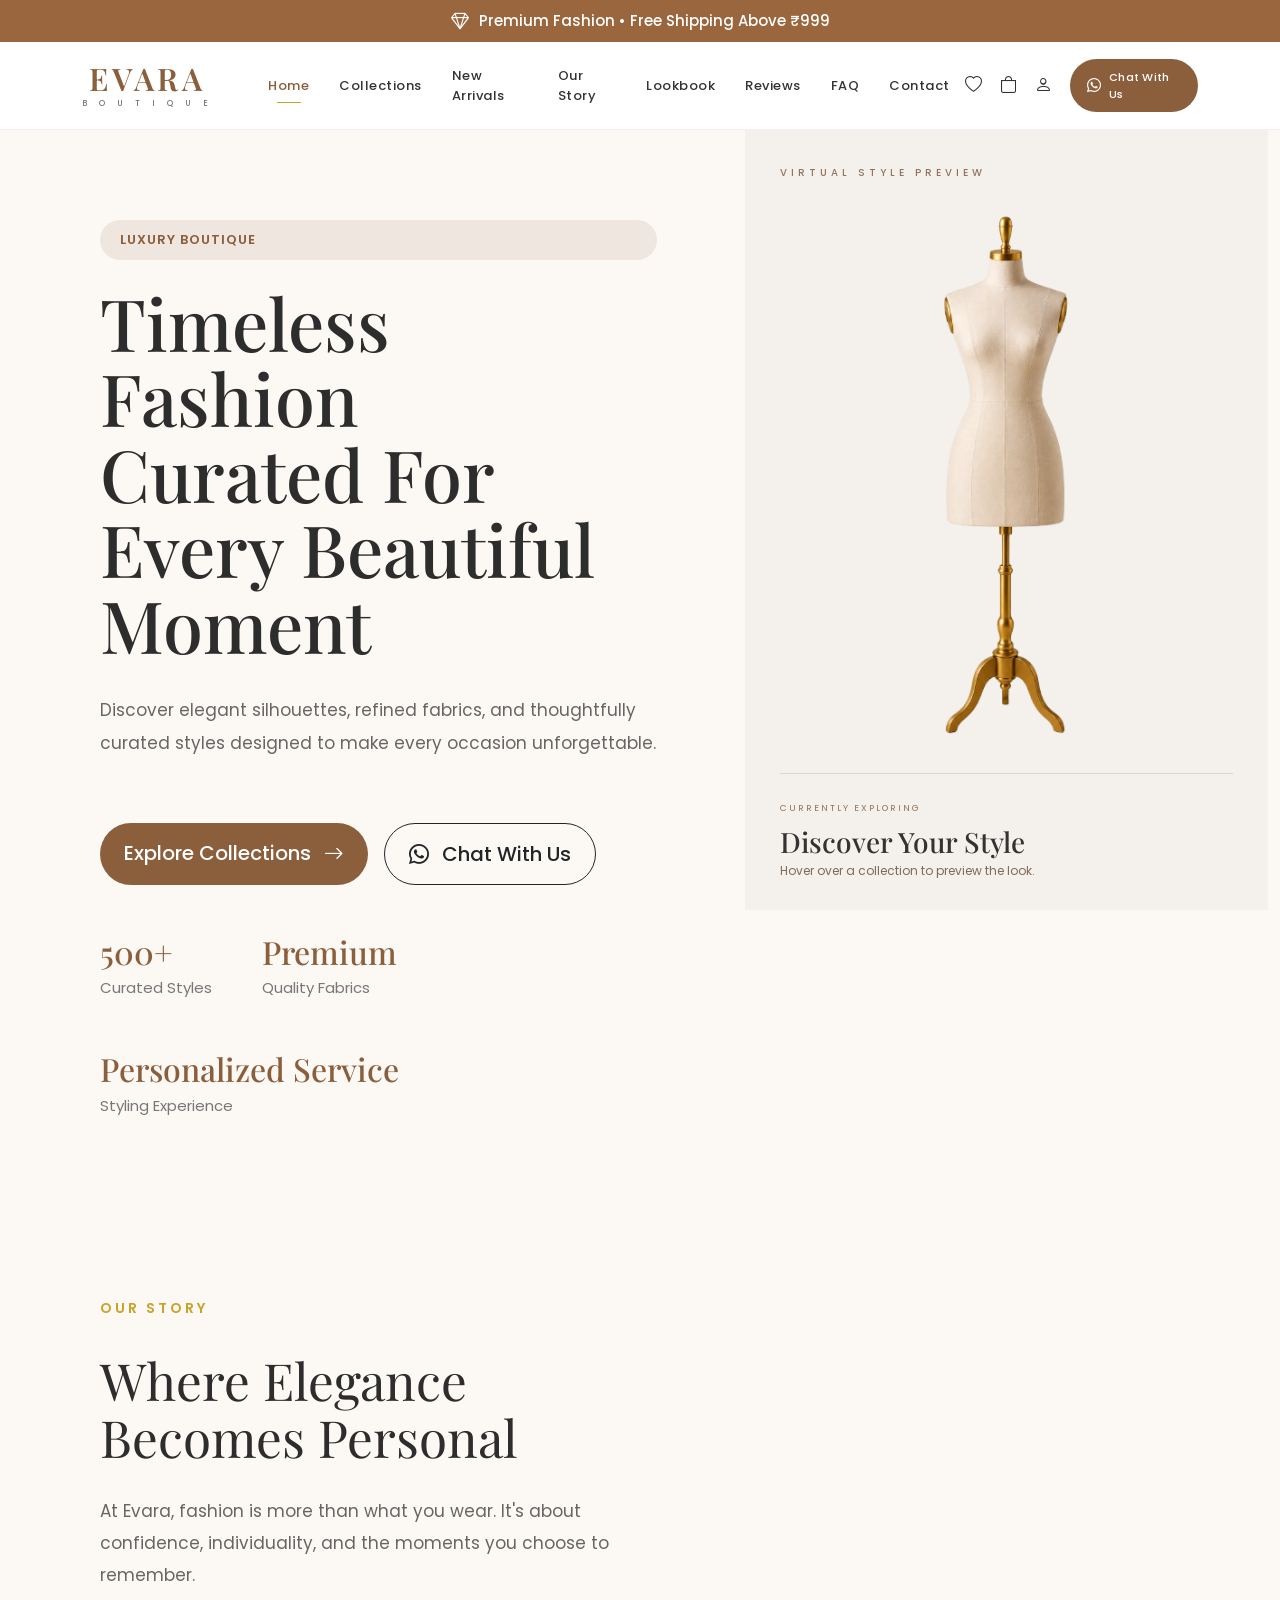
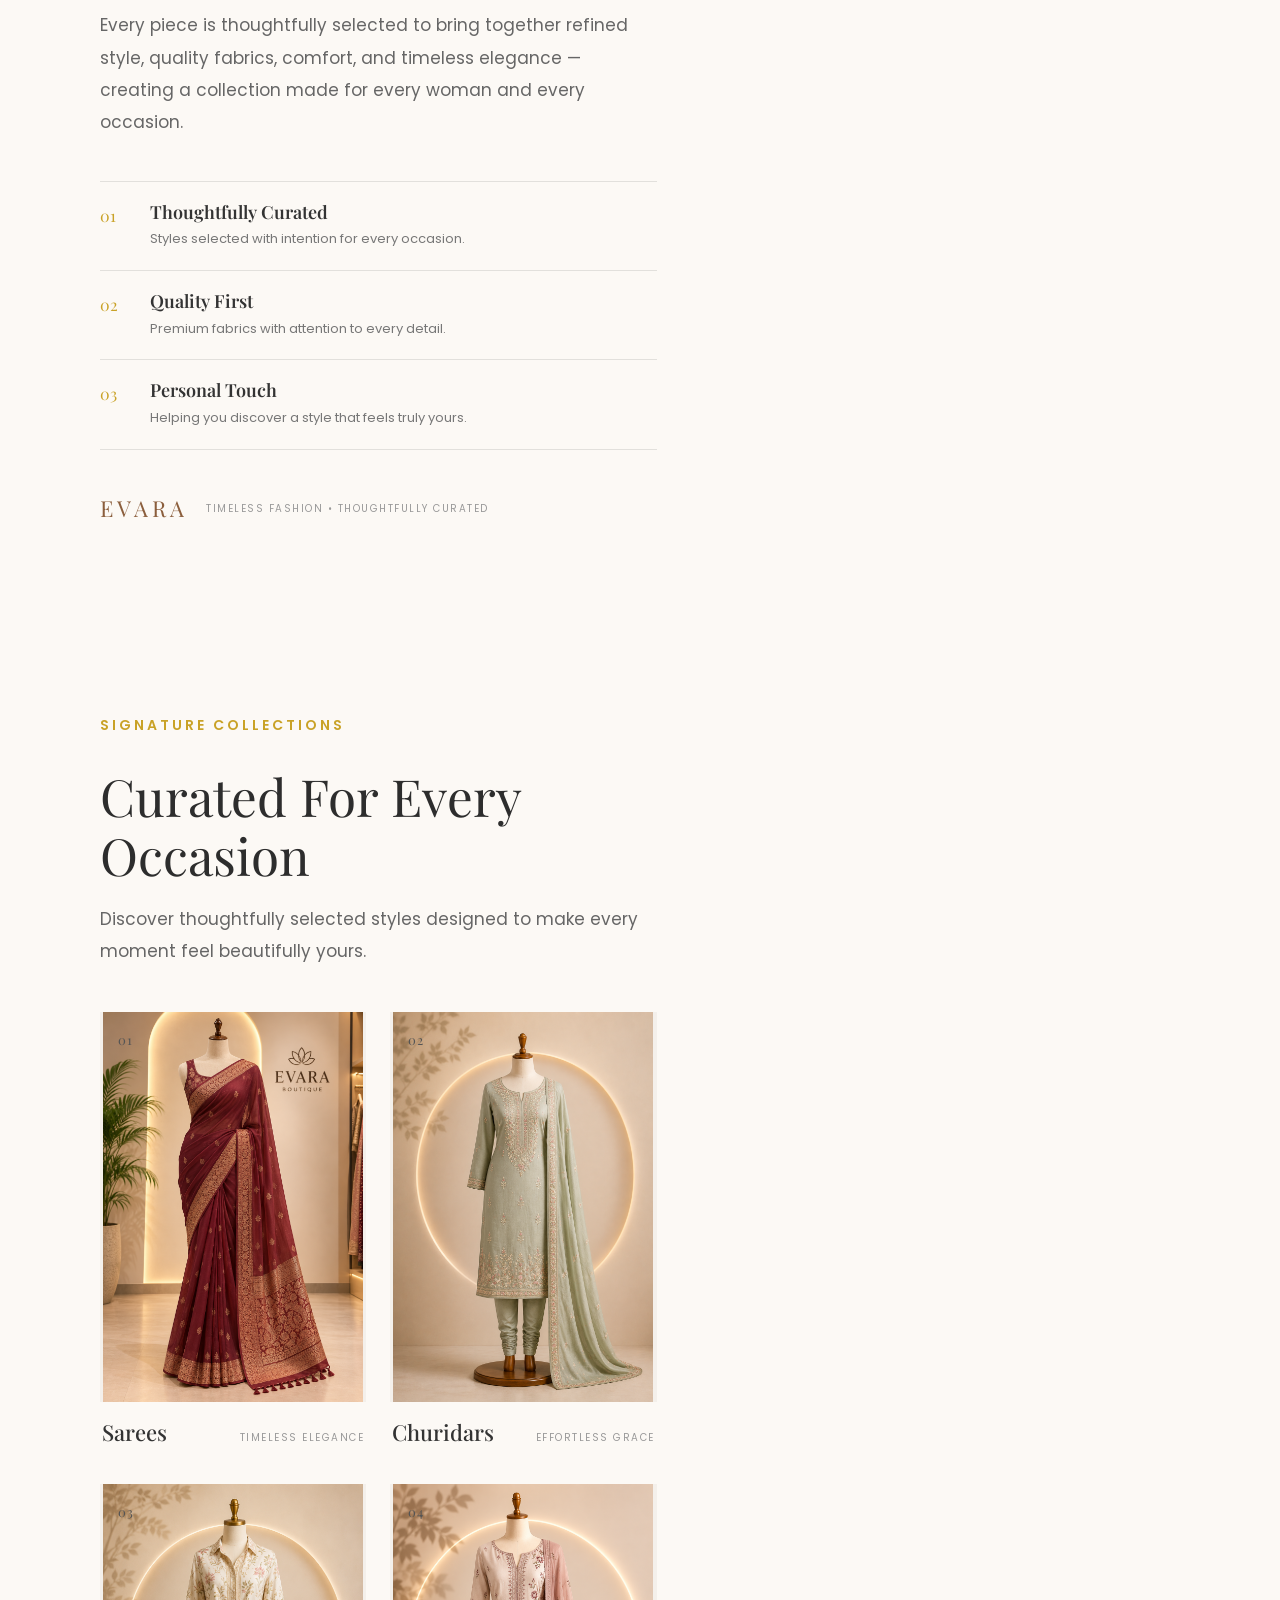
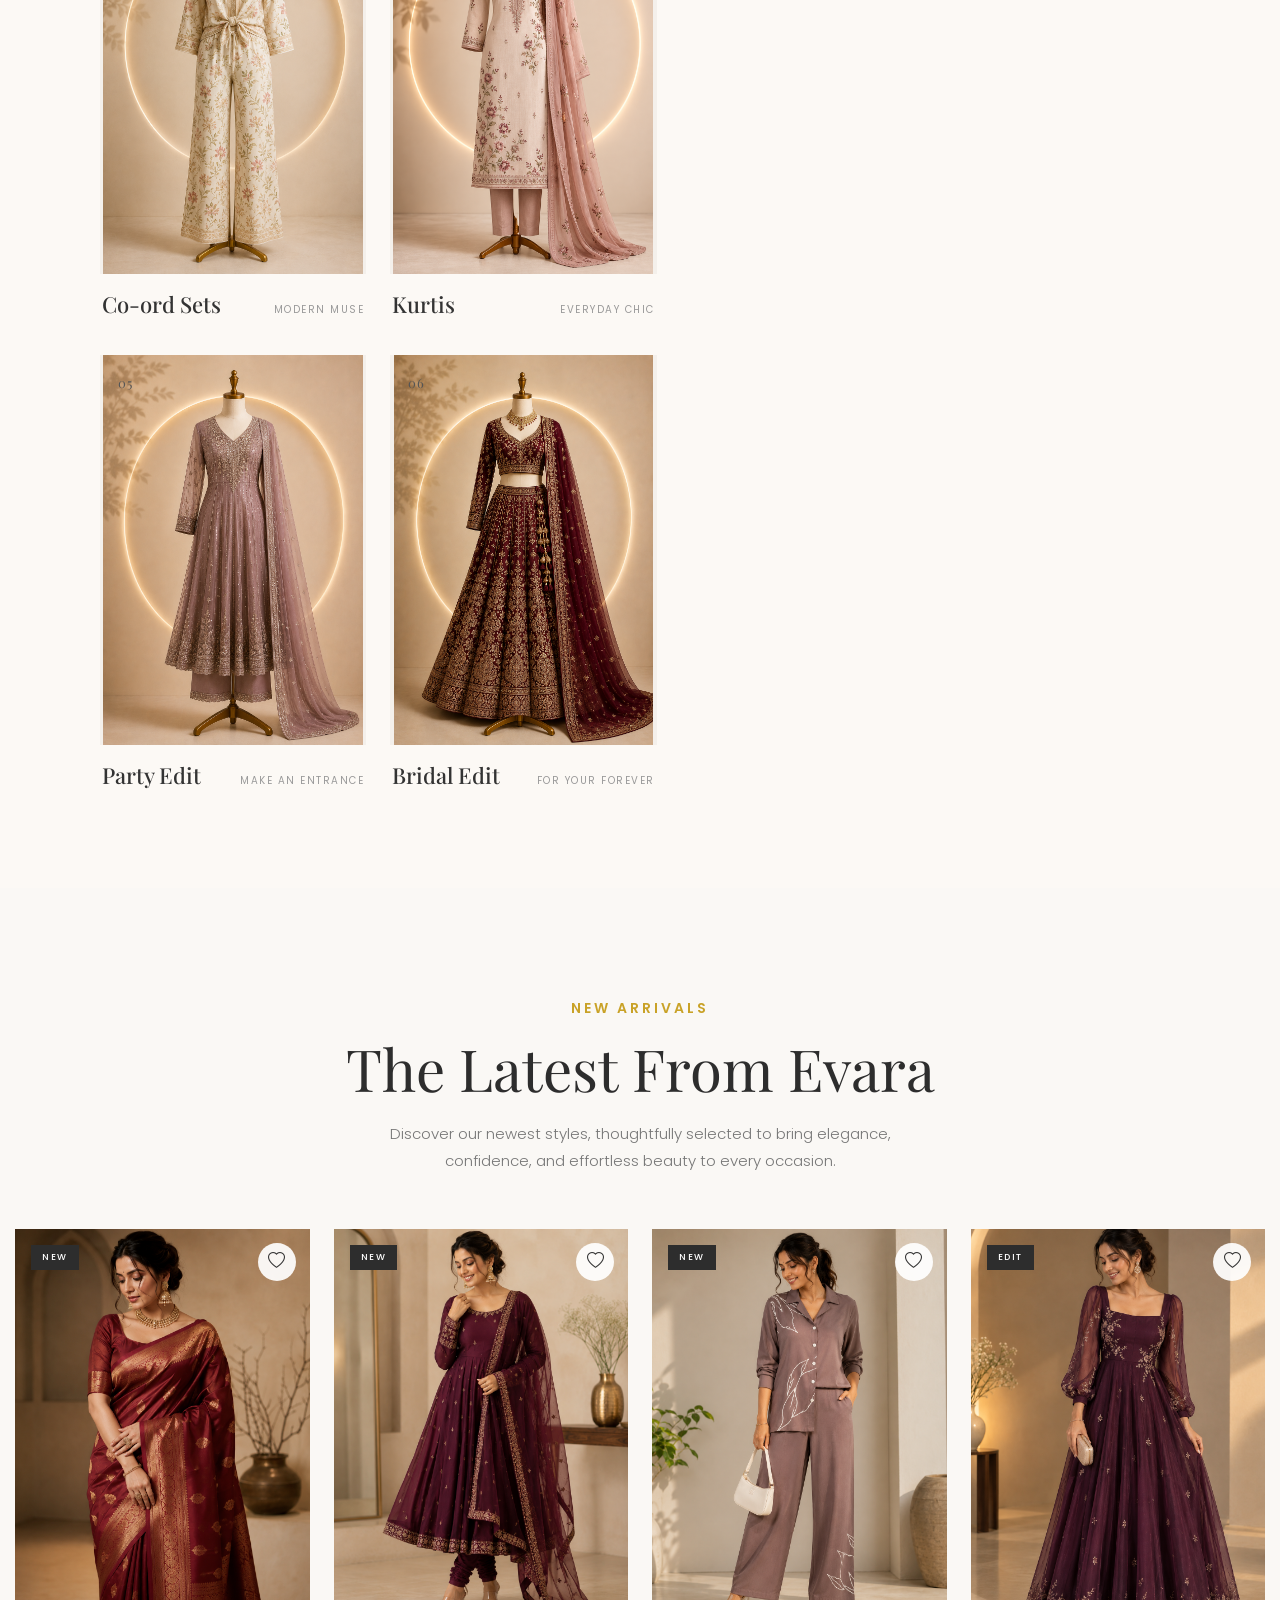
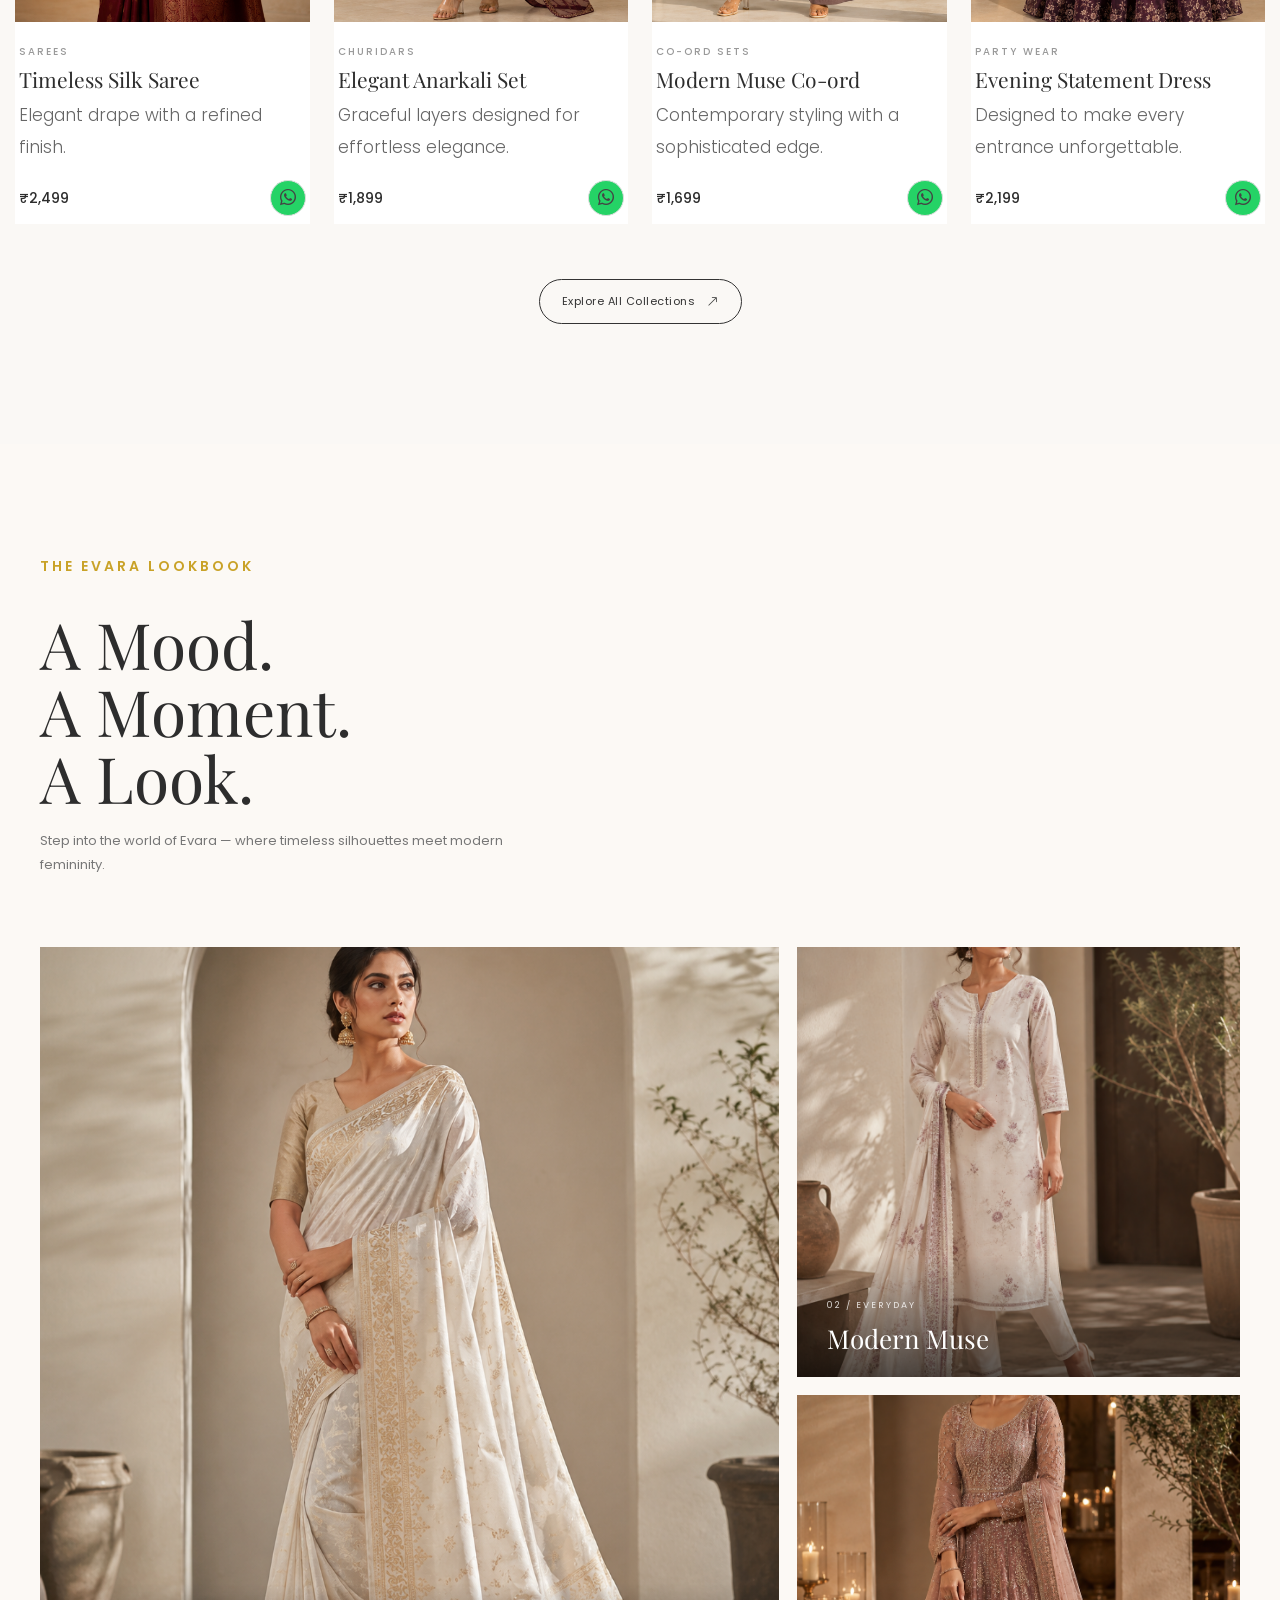
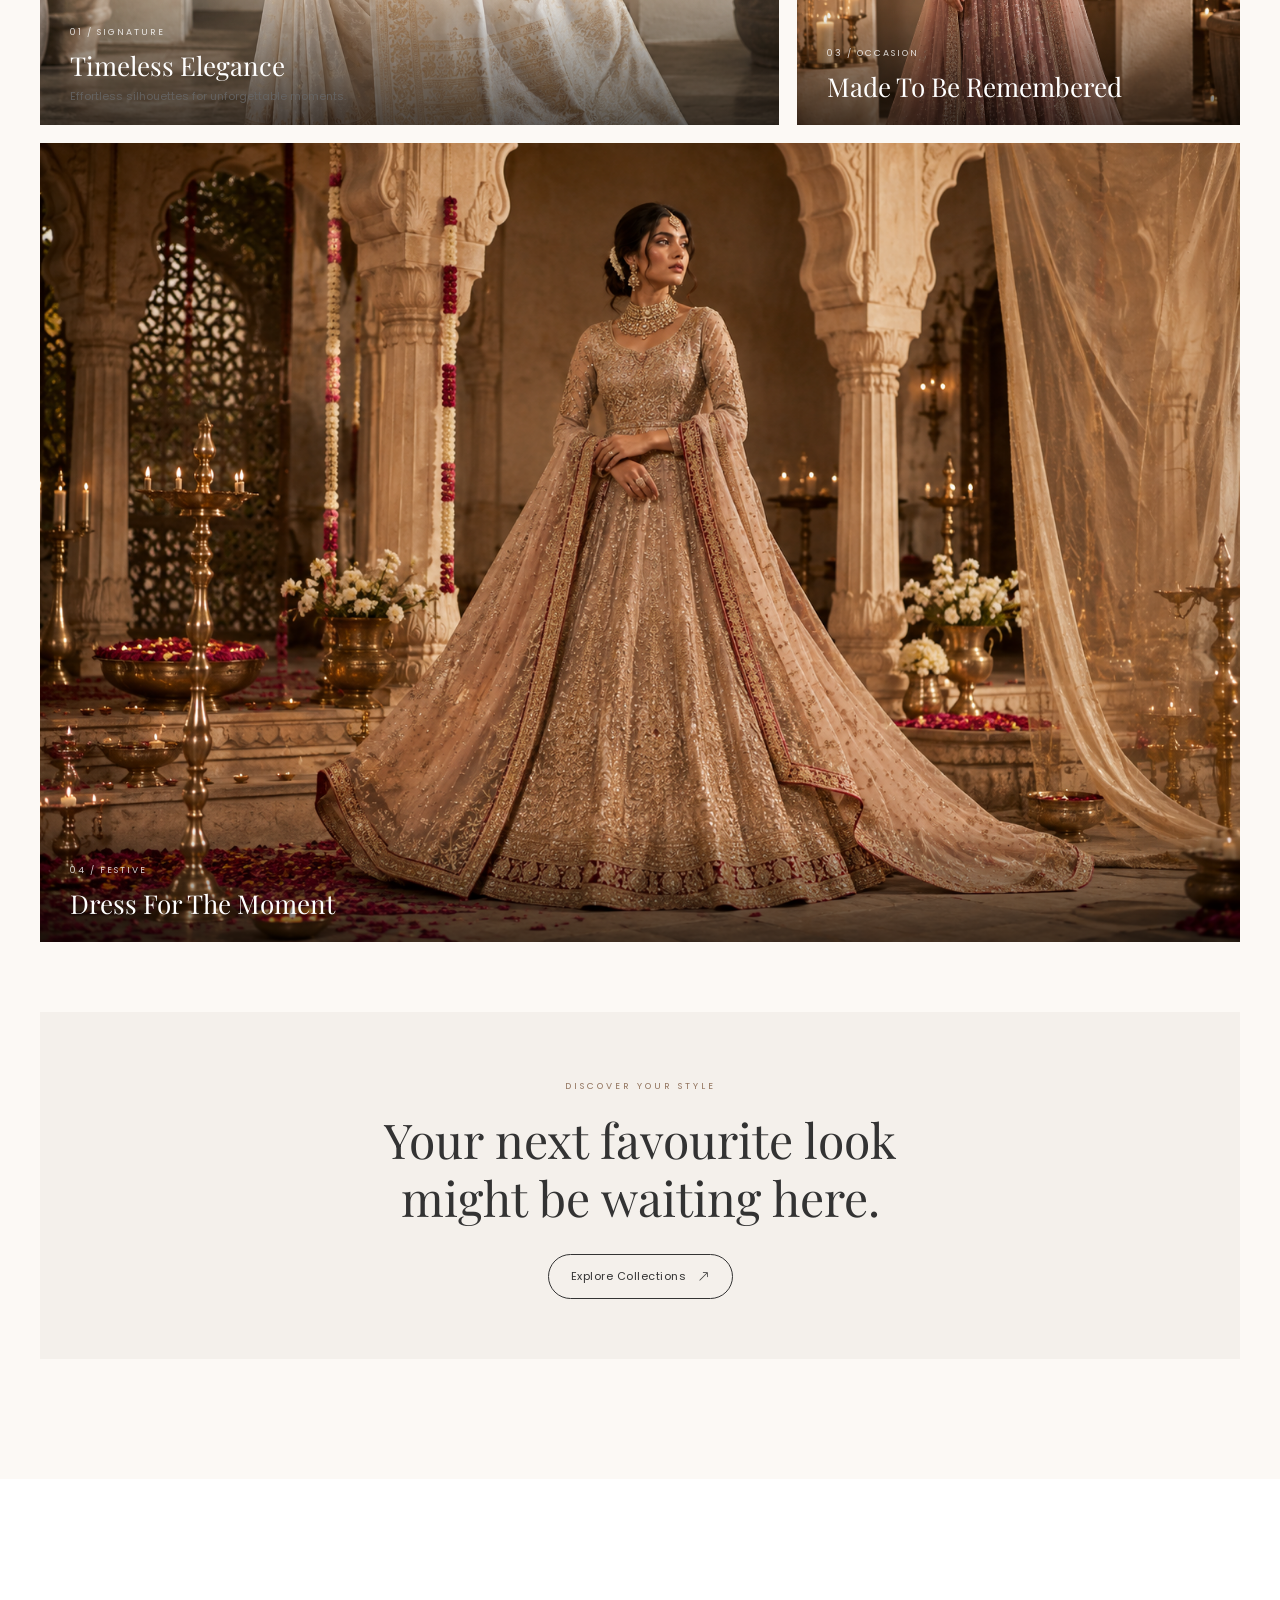
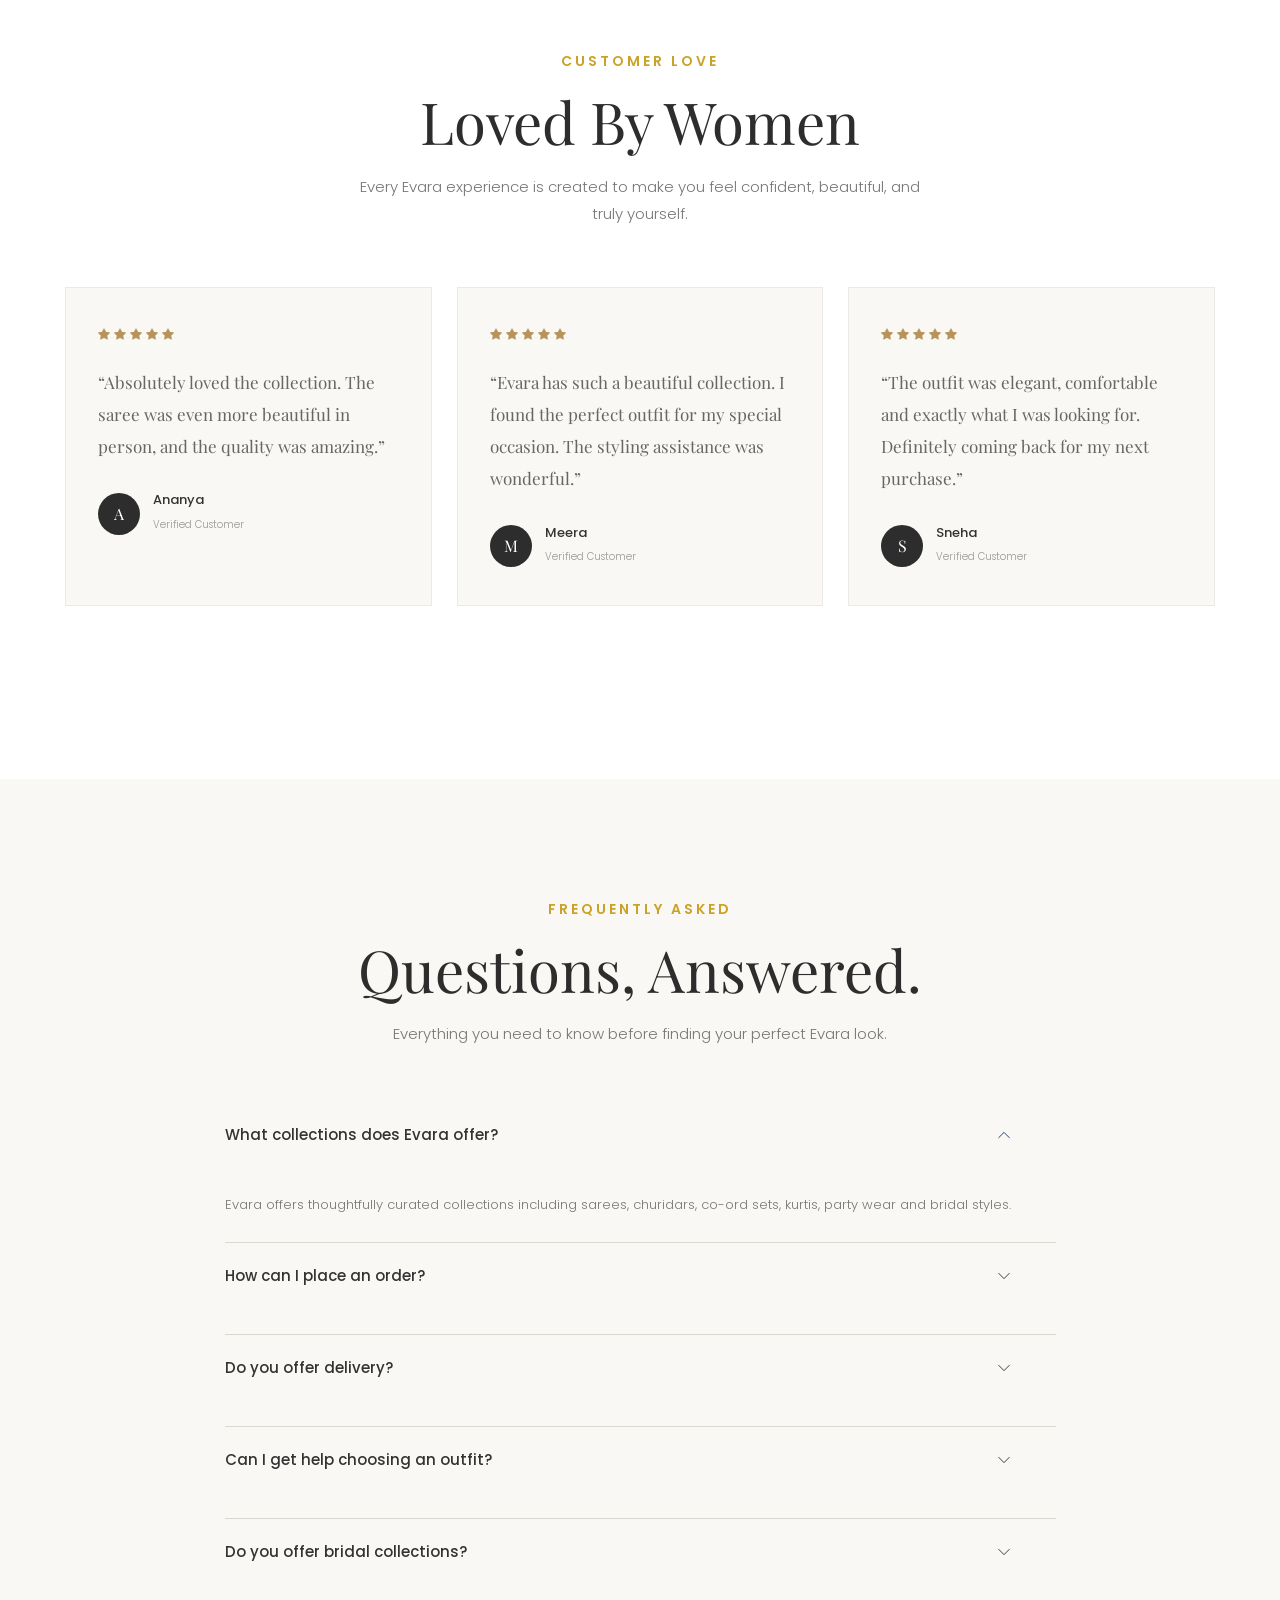
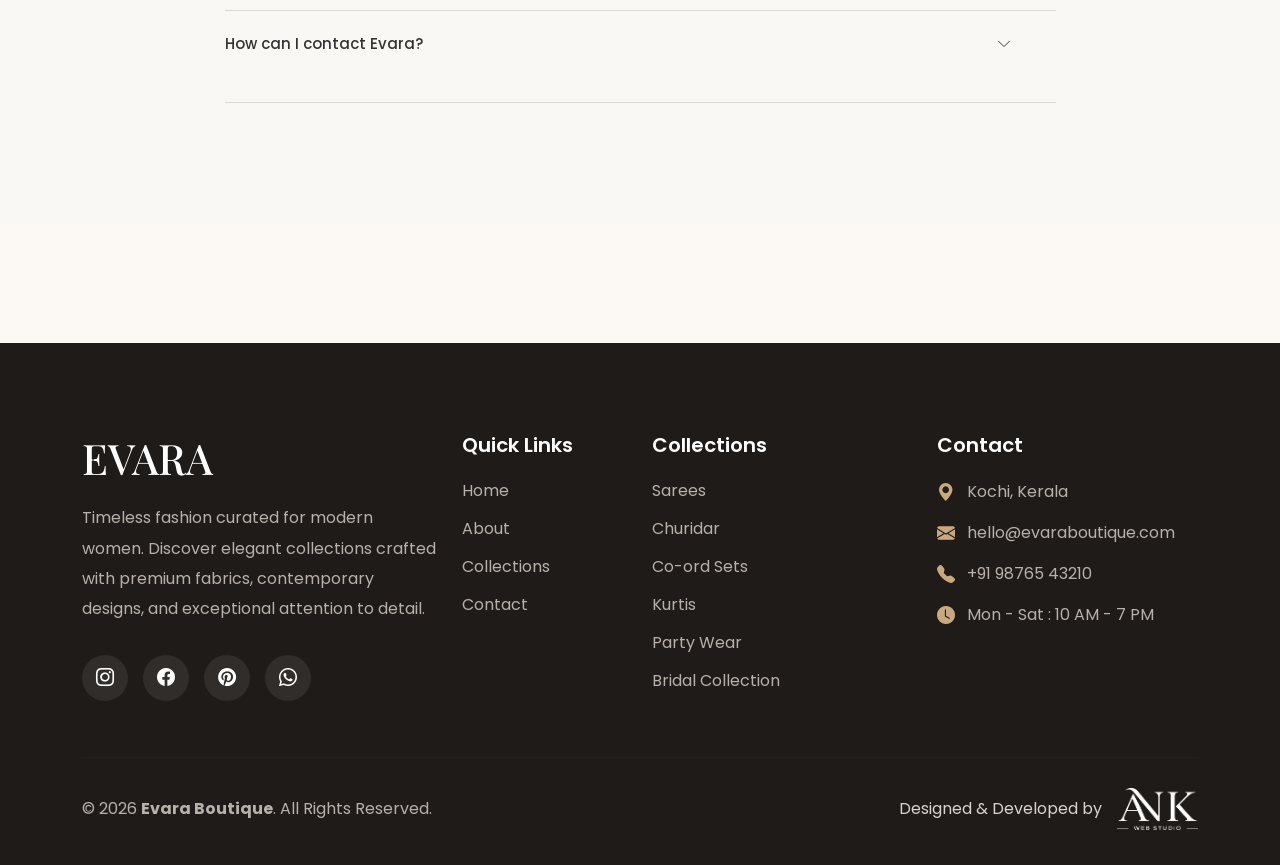
<file: backup-index.html>
<!DOCTYPE html>
<html lang="en">

<head>

    <meta charset="UTF-8">
    <meta name="viewport" content="width=device-width, initial-scale=1.0">

    <title>Evara Boutique</title>

    <!-- Bootstrap -->
    <link href="https://cdn.jsdelivr.net/npm/bootstrap@5.3.7/dist/css/bootstrap.min.css" rel="stylesheet">

    <!-- Bootstrap Icons -->
    <link rel="stylesheet"
        href="https://cdn.jsdelivr.net/npm/bootstrap-icons@1.13.1/font/bootstrap-icons.min.css">

    <!-- Google Fonts -->
    <link
        href="https://fonts.googleapis.com/css2?family=Playfair+Display:wght@400;600;700&family=Poppins:wght@300;400;500;600&display=swap"
        rel="stylesheet">

    <link rel="stylesheet" href="css/style.css">

</head>

<body>

    <!-- ==========================
            TOP BAR
    =========================== -->

    <div class="top-bar">

    <i class="bi bi-gem"></i>

    <span>Premium Fashion • Free Shipping Above ₹999</span>

</div>


<!-- ==========================
        PREMIUM NAVBAR
=========================== -->

<nav class="navbar navbar-expand-lg evara-navbar sticky-top">

    <div class="container">

        <!-- BRAND -->
        <a class="navbar-brand evara-brand" href="#hero">

            <span class="brand-name">EVARA</span>
            <span class="brand-subtitle">B O U T I Q U E</span>

        </a>


        <!-- MOBILE MENU BUTTON -->
        <button class="navbar-toggler"
            type="button"
            data-bs-toggle="collapse"
            data-bs-target="#menu"
            aria-controls="menu"
            aria-expanded="false"
            aria-label="Toggle navigation">

            <span class="navbar-toggler-icon"></span>

        </button>


        <!-- NAVIGATION -->
        <div class="collapse navbar-collapse" id="menu">

            <ul class="navbar-nav mx-auto align-items-lg-center">

                 <!-- HOME -->

                <li class="nav-item">

                    <a class="nav-link active"
                       href="#hero">

                        Home

                    </a>

                </li>


                <!-- COLLECTIONS -->

                <li class="nav-item">

                    <a class="nav-link"
                       href="#category">

                        Collections

                    </a>

                </li>


                <!-- NEW ARRIVALS -->

                <li class="nav-item">

                    <a class="nav-link"
                       href="#featured">

                        New Arrivals

                    </a>

                </li>


                <!-- OUR STORY -->

                <li class="nav-item">

                    <a class="nav-link"
                       href="#about">

                        Our Story

                    </a>

                </li>


                <!-- LOOKBOOK -->

                <li class="nav-item">

                    <a class="nav-link"
                       href="#lookbook">

                        Lookbook

                    </a>

                </li>


                <!-- TESTIMONIALS -->

                <li class="nav-item">

                    <a class="nav-link"
                       href="#testimonials">

                        Reviews

                    </a>

                </li>


                <!-- FAQ -->

                <li class="nav-item">

                    <a class="nav-link"
                       href="#faq">

                        FAQ

                    </a>

                </li>


                <!-- CONTACT -->

                <li class="nav-item">

                    <a class="nav-link"
                       href="#contact">

                        Contact

                    </a>

                </li>


            </ul>


            <!-- NAV ACTIONS -->
            <div class="evara-nav-actions">

                <a href="#" class="nav-icon" aria-label="Wishlist">
                    <i class="bi bi-heart"></i>
                </a>

                <a href="#" class="nav-icon" aria-label="Shopping Bag">
                    <i class="bi bi-bag"></i>
                </a>

                <a href="#" class="nav-icon"  data-bs-toggle="modal" data-bs-target="#authModal" aria-label="Login or Register">

                <i class="bi bi-person"></i>

                </a>

                <a href="#" class="nav-whatsapp">
                    <i class="bi bi-whatsapp"></i>
                    <span>Chat With Us</span>
                </a>

            </div>

        </div>

    </div>

</nav>



    <!-- ==========================
        MAIN LAYOUT
=========================== -->

<div class="container-fluid">

    <div class="row g-0">

        <!-- ======================
                LEFT SIDE
        ======================= -->

        <div class="col-lg-7 px-lg-5">

            <!-- HERO -->

            <section id="hero" class="section hero-section">

                <span class="hero-tag">
                    LUXURY BOUTIQUE
                </span>

                <h1>
                    Timeless Fashion
                    <br>
                    Curated For
                    <br>
                    Every Beautiful Moment
                </h1>

                <p class="mt-4">
                    Discover elegant silhouettes, refined fabrics,
                    and thoughtfully curated styles designed to make
                    every occasion unforgettable.
                </p>

                <div class="mt-5 d-flex flex-wrap gap-3">

                    <a href="#category"
                       class="btn btn-dark btn-lg rounded-pill px-4">

                        Explore Collections

                        <i class="bi bi-arrow-right ms-2"></i>

                    </a>

                    <a href="#"
                       class="btn btn-outline-dark btn-lg rounded-pill px-4">

                        <i class="bi bi-whatsapp me-2"></i>

                        Chat With Us

                    </a>

                </div>

                <div class="hero-highlights mt-5">

                    <div class="highlight-item">
                        <h4>500+</h4>
                        <span>Curated Styles</span>
                    </div>

                    <div class="highlight-item">
                        <h4>Premium</h4>
                        <span>Quality Fabrics</span>
                    </div>

                    <div class="highlight-item">
                        <h4>Personalized Service</h4>
                        <span>Styling Experience</span>
                    </div>

                </div>

            </section>


            <!-- ==========================
                    MOBILE SHOWROOM
            =========================== -->

            <section class="mobile-showroom d-lg-none">

                <span class="section-title">
                    VIRTUAL STYLE PREVIEW
                </span>

                <h2 class="mb-3">
                    Discover Your Perfect Look
                </h2>

                <p>
                    Explore our exclusive collections and instantly
                    preview each outfit. Simply tap a category below
                    to experience timeless fashion brought to life.
                </p>

                <div class="mobile-mannequin">

                    <img
                        id="mobileMannequin"
                        src="images/mannequin-default.png"
                        class="img-fluid"
                        alt="Mobile Mannequin">

                </div>

                <div class="mobile-category-list mt-4">

                    <button class="mobile-category active"
                            data-dress="saree">
                        Sarees
                    </button>

                    <button class="mobile-category"
                            data-dress="churidar">
                        Churidar
                    </button>

                    <button class="mobile-category"
                            data-dress="coord">
                        Co-ord Set
                    </button>

                    <button class="mobile-category"
                            data-dress="kurti">
                        Kurtis
                    </button>

                    <button class="mobile-category"
                            data-dress="party">
                        Party Wear
                    </button>

                    <button class="mobile-category"
                            data-dress="bridal">
                        Bridal
                    </button>

                </div>

                <div class="preview-note mt-4">

                    <i class="bi bi-stars"></i>

                    <span>
                        Tap a collection to instantly preview the outfit.
                    </span>

                </div>

            </section>

        

               
        <!-- ==========================
        OUR STORY
=========================== -->

<section id="about" class="section our-story-section">

    <span class="section-title">
        OUR STORY
    </span>

    <h2>
        Where Elegance
        <br>
        Becomes Personal
    </h2>

    <p class="story-intro">
        At Evara, fashion is more than what you wear.
        It's about confidence, individuality, and the
        moments you choose to remember.
    </p>

    <p class="story-text">
        Every piece is thoughtfully selected to bring together
        refined style, quality fabrics, comfort, and timeless
        elegance — creating a collection made for every woman
        and every occasion.
    </p>


    <!-- STORY VALUES -->

    <div class="story-values">

        <div class="story-value">

            <span class="story-number">01</span>

            <div>
                <h5>Thoughtfully Curated</h5>

                <p>
                    Styles selected with intention for every occasion.
                </p>
            </div>

        </div>


        <div class="story-value">

            <span class="story-number">02</span>

            <div>
                <h5>Quality First</h5>

                <p>
                    Premium fabrics with attention to every detail.
                </p>
            </div>

        </div>


        <div class="story-value">

            <span class="story-number">03</span>

            <div>
                <h5>Personal Touch</h5>

                <p>
                    Helping you discover a style that feels truly yours.
                </p>
            </div>

        </div>

    </div>


    <!-- STORY SIGNATURE -->

    <div class="story-signature">

        <span>EVARA</span>

        <small>
            Timeless fashion • Thoughtfully curated
        </small>

    </div>

</section>

            <!-- ==========================
        SIGNATURE COLLECTIONS
=========================== -->

<section id="category" class="section collections-section">

    <span class="section-title">
        SIGNATURE COLLECTIONS
    </span>

    <h2>
        Curated For Every Occasion
    </h2>

    <p class="collections-intro">
        Discover thoughtfully selected styles designed to make
        every moment feel beautifully yours.
    </p>


    <!-- COLLECTION GRID -->

    <div class="collection-grid">


        <!-- SAREES -->

        <div class="collection-card"
             data-dress="saree">

            <div class="collection-image">

                <img
                    src="images/mannequin-saree.png"
                    alt="Evara Saree Collection">

                <div class="collection-overlay"></div>

                <span class="collection-number">
                    01
                </span>

                 <a href="sarees.html"
           class="collection-arrow"
           aria-label="View Saree Collection">

                <i class="bi bi-arrow-up-right collection-arrow"></i>
                 </a>

            </div>

            <div class="collection-content">

                <h4>Sarees</h4>

                <span>
                    Timeless Elegance
                </span>

            </div>

        </div>


        <!-- CHURIDAR -->

        <div class="collection-card"
             data-dress="churidar">

            <div class="collection-image">

                <img
                    src="images/mannequin-churidar.png"
                    alt="Evara Churidar Collection">

                <div class="collection-overlay"></div>

                <span class="collection-number">
                    02
                </span>

                <a href="churidars.html"
   class="collection-arrow"
   aria-label="View Churidar Collection">

                <i class="bi bi-arrow-up-right collection-arrow"></i>
                </a>

            </div>

            <div class="collection-content">

                <h4>Churidars</h4>

                <span>
                    Effortless Grace
                </span>

            </div>

        </div>


        <!-- CO-ORD -->

        <div class="collection-card"
             data-dress="coord">

            <div class="collection-image">

                <img
                    src="images/mannequin-coord.png"
                    alt="Evara Co-ord Collection">

                <div class="collection-overlay"></div>

                <span class="collection-number">
                    03
                </span>

                <a href="coord-sets.html"
   class="collection-arrow"
   aria-label="View Co-ord Collection">

                <i class="bi bi-arrow-up-right collection-arrow"></i>
                </a>

            </div>

            <div class="collection-content">

                <h4>Co-ord Sets</h4>

                <span>
                    Modern Muse
                </span>

            </div>

        </div>


        <!-- KURTI -->

        <div class="collection-card"
             data-dress="kurti">

            <div class="collection-image">

                <img
                    src="images/mannequin-kurti.png"
                    alt="Evara Kurti Collection">

                <div class="collection-overlay"></div>

                <span class="collection-number">
                    04
                </span>

                <a href="kurtis.html"
   class="collection-arrow"
   aria-label="View Kurti Collection">

                <i class="bi bi-arrow-up-right collection-arrow"></i>
                </a>

            </div>

            <div class="collection-content">

                <h4>Kurtis</h4>

                <span>
                    Everyday Chic
                </span>

            </div>

        </div>


        <!-- PARTY -->

        <div class="collection-card"
             data-dress="party">

            <div class="collection-image">

                <img
                    src="images/mannequin-party.png"
                    alt="Evara Party Wear Collection">

                <div class="collection-overlay"></div>

                <span class="collection-number">
                    05
                </span>

                <a href="party-wear.html"
   class="collection-arrow"
   aria-label="View Party Wear Collection">

                <i class="bi bi-arrow-up-right collection-arrow"></i>
                </a>

            </div>

            <div class="collection-content">

                <h4>Party Edit</h4>

                <span>
                    Make An Entrance
                </span>

            </div>

        </div>


        <!-- BRIDAL -->

        <div class="collection-card"
             data-dress="bridal">

            <div class="collection-image">

                <img
                    src="images/mannequin-bridal.png"
                    alt="Evara Bridal Collection">

                <div class="collection-overlay"></div>

                <span class="collection-number">
                    06
                </span>
                <a href="bridal.html"
   class="collection-arrow"
   aria-label="View Bridal Collection">

                <i class="bi bi-arrow-up-right collection-arrow"></i>
                </a>

            </div>

            <div class="collection-content">

                <h4>Bridal Edit</h4>

                <span>
                    For Your Forever
                </span>

            </div>

        </div>


    </div>

</section>
</section>

        </div>
        <!-- END LEFT SIDE -->


        <!-- ======================
                RIGHT SIDE
        ======================= -->

        <div class="col-lg-5 d-none d-lg-block">

            <aside class="collection-showcase">

                <span class="showcase-label">
                    VIRTUAL STYLE PREVIEW
                </span>


                <div class="showcase-mannequin">

                    <img
                        id="mannequin"
                        src="images/mannequin-default.png"
                        alt="Evara Fashion Preview">

                </div>


                <div class="showcase-caption">

                    <span>
                        CURRENTLY EXPLORING
                    </span>

                    <h4 id="showcaseTitle">
                        Discover Your Style
                    </h4>

                    <p id="showcaseDescription">
                        Hover over a collection to preview the look.
                    </p>

                </div>

            </aside>

        </div>
        <!-- END RIGHT SIDE -->

    </div>
    <!-- END ROW -->

</div>
<!-- END MAIN LAYOUT -->

    <!-- ==========================
        NEW ARRIVALS
=========================== -->

<section id="featured" class="section featured-section">

    <div class="featured-heading">

        <span class="section-title">
            NEW ARRIVALS
        </span>

        <h2>
            The Latest From Evara
        </h2>

        <p>
            Discover our newest styles, thoughtfully selected
            to bring elegance, confidence, and effortless beauty
            to every occasion.
        </p>

    </div>


    <!-- ==========================
            PRODUCT GRID
    =========================== -->

    <div class="featured-grid">


        <!-- PRODUCT 01 -->

        <div class="product-card">

            <div class="product-image">

                <img
                    src="images/product-1.png"
                    alt="Evara Elegant Saree"
                    loading="lazy">

                <span class="product-badge">
                    NEW
                </span>

                <button class="product-wishlist"
                        type="button"
                        aria-label="Add Elegant Saree to wishlist">

                    <i class="bi bi-heart"></i>

                </button>

                <div class="product-overlay">

                    <a href="view-details.html?product=saree"
                       class="product-view">

                        View Details

                        <i class="bi bi-arrow-up-right"></i>

                    </a>

                </div>

            </div>


            <div class="product-content">

                <span class="product-category">
                    SAREES
                </span>

                <h4>
                    Timeless Silk Saree
                </h4>

                <p class="product-description">
                    Elegant drape with a refined finish.
                </p>

                <div class="product-bottom">

                    <span class="product-price">
                        ₹2,499
                    </span>

                    <a href="#"
                       class="product-enquiry"
                       aria-label="Enquire about Timeless Silk Saree">

                        <i class="bi bi-whatsapp"></i>

                    </a>

                </div>

            </div>

        </div>



        <!-- PRODUCT 02 -->

        <div class="product-card">

            <div class="product-image">

                <img
                    src="images/product-2.png"
                    alt="Evara Anarkali Churidar"
                    loading="lazy">

                <span class="product-badge">
                    NEW
                </span>

                <button class="product-wishlist"
                        type="button"
                        aria-label="Add Anarkali Set to wishlist">

                    <i class="bi bi-heart"></i>

                </button>

                <div class="product-overlay">

                    <a href="view-details.html?product=anarkali"
                       class="product-view">

                        View Details

                        <i class="bi bi-arrow-up-right"></i>

                    </a>

                </div>

            </div>


            <div class="product-content">

                <span class="product-category">
                    CHURIDARS
                </span>

                <h4>
                    Elegant Anarkali Set
                </h4>

                <p class="product-description">
                    Graceful layers designed for effortless elegance.
                </p>

                <div class="product-bottom">

                    <span class="product-price">
                        ₹1,899
                    </span>

                    <a href="#"
                       class="product-enquiry"
                       aria-label="Enquire about Elegant Anarkali Set">

                        <i class="bi bi-whatsapp"></i>

                    </a>

                </div>

            </div>

        </div>



        <!-- PRODUCT 03 -->

        <div class="product-card">

            <div class="product-image">

                <img
                    src="images/product-3.png"
                    alt="Evara Modern Co-ord Set"
                    loading="lazy">

                <span class="product-badge">
                    NEW
                </span>

                <button class="product-wishlist"
                        type="button"
                        aria-label="Add Modern Co-ord Set to wishlist">

                    <i class="bi bi-heart"></i>

                </button>

                <div class="product-overlay">

                    <a href="view-details.html?product=coord"
                       class="product-view">

                        View Details

                        <i class="bi bi-arrow-up-right"></i>

                    </a>

                </div>

            </div>


            <div class="product-content">

                <span class="product-category">
                    CO-ORD SETS
                </span>

                <h4>
                    Modern Muse Co-ord
                </h4>

                <p class="product-description">
                    Contemporary styling with a sophisticated edge.
                </p>

                <div class="product-bottom">

                    <span class="product-price">
                        ₹1,699
                    </span>

                    <a href="#"
                       class="product-enquiry"
                       aria-label="Enquire about Modern Muse Co-ord">

                        <i class="bi bi-whatsapp"></i>

                    </a>

                </div>

            </div>

        </div>



        <!-- PRODUCT 04 -->

        <div class="product-card">

            <div class="product-image">

                <img
                    src="images/product-4.png"
                    alt="Evara Party Wear Dress"
                    loading="lazy">

                <span class="product-badge">
                    EDIT
                </span>

                <button class="product-wishlist"
                        type="button"
                        aria-label="Add Party Wear Dress to wishlist">

                    <i class="bi bi-heart"></i>

                </button>

                <div class="product-overlay">

                    <a href="view-details.html?product=dress"
                       class="product-view">

                        View Details

                        <i class="bi bi-arrow-up-right"></i>

                    </a>

                </div>

            </div>


            <div class="product-content">

                <span class="product-category">
                    PARTY WEAR
                </span>

                <h4>
                    Evening Statement Dress
                </h4>

                <p class="product-description">
                    Designed to make every entrance unforgettable.
                </p>

                <div class="product-bottom">

                    <span class="product-price">
                        ₹2,199
                    </span>

                    <a href="#"
                       class="product-enquiry"
                       aria-label="Enquire about Evening Statement Dress">

                        <i class="bi bi-whatsapp"></i>

                    </a>

                </div>

            </div>

        </div>


    </div>


    <!-- ==========================
            SECTION CTA
    =========================== -->

    <div class="featured-cta">

        <a href="#category"
           class="lookbook-button">

            Explore All Collections

            <i class="bi bi-arrow-up-right"></i>

        </a>

    </div>

</section>


<!-- ==========================
        LOOKBOOK
=========================== -->

<section id="lookbook" class="section lookbook-section">

    <div class="lookbook-heading">

        <span class="section-title">
            THE EVARA LOOKBOOK
        </span>

        <h2>
            A Mood.
            <br>
            A Moment.
            <br>
            A Look.
        </h2>

        <p>
            Step into the world of Evara — where timeless
            silhouettes meet modern femininity.
        </p>

    </div>


    <!-- LOOKBOOK GRID -->

    <div class="lookbook-grid">


        <!-- FEATURED -->

        <div class="lookbook-item lookbook-featured">

            <img
                src="images/lookbook-1.png"
                alt="Evara timeless fashion look"
                loading="lazy">

            <div class="lookbook-overlay">

                <span>
                    01 / SIGNATURE
                </span>

                <h4>
                    Timeless Elegance
                </h4>

                <p>
                    Effortless silhouettes for unforgettable moments.
                </p>

            </div>

        </div>


        <!-- SECOND -->

        <div class="lookbook-item">

            <img
                src="images/lookbook-2.png"
                alt="Evara contemporary fashion look"
                loading="lazy">

            <div class="lookbook-overlay">

                <span>
                    02 / EVERYDAY
                </span>

                <h4>
                    Modern Muse
                </h4>

            </div>

        </div>


        <!-- THIRD -->

        <div class="lookbook-item">

            <img
                src="images/lookbook-3.png"
                alt="Evara occasion wear"
                loading="lazy">

            <div class="lookbook-overlay">

                <span>
                    03 / OCCASION
                </span>

                <h4>
                    Made To Be Remembered
                </h4>

            </div>

        </div>


        <!-- FOURTH -->

        <div class="lookbook-item lookbook-wide">

            <img
                src="images/lookbook-5.png"
                alt="Evara festive fashion collection"
                loading="lazy">

            <div class="lookbook-overlay">

                <span>
                    04 / FESTIVE
                </span>

                <h4>
                    Dress For The Moment
                </h4>

            </div>

        </div>

    </div>


    <!-- LOOKBOOK CTA -->

    <div class="lookbook-cta">

        <span>
            DISCOVER YOUR STYLE
        </span>

        <h3>
            Your next favourite look
            <br>
            might be waiting here.
        </h3>

        <a href="#category"
           class="lookbook-button">

            Explore Collections

            <i class="bi bi-arrow-up-right"></i>

        </a>

    </div>

</section>

    <!-- ==========================
        CUSTOMER REVIEWS
=========================== -->

<section id="testimonials" class="section testimonials-section">

    <div class="testimonials-heading">

        <span class="section-title">
            CUSTOMER LOVE
        </span>

        <h2>
            Loved By Women
        </h2>

        <p>
            Every Evara experience is created to make you feel
            confident, beautiful, and truly yourself.
        </p>

    </div>


    <!-- REVIEWS -->

    <div class="testimonials-grid">


        <!-- REVIEW 01 -->

        <div class="testimonial-card">

            <div class="testimonial-stars">

                <i class="bi bi-star-fill"></i>
                <i class="bi bi-star-fill"></i>
                <i class="bi bi-star-fill"></i>
                <i class="bi bi-star-fill"></i>
                <i class="bi bi-star-fill"></i>

            </div>

            <p class="testimonial-text">

                “Absolutely loved the collection.
                The saree was even more beautiful in person,
                and the quality was amazing.”

            </p>

            <div class="testimonial-author">

                <div class="author-initial">
                    A
                </div>

                <div>

                    <h5>
                        Ananya
                    </h5>

                    <span>
                        Verified Customer
                    </span>

                </div>

            </div>

        </div>



        <!-- REVIEW 02 -->

        <div class="testimonial-card">

            <div class="testimonial-stars">

                <i class="bi bi-star-fill"></i>
                <i class="bi bi-star-fill"></i>
                <i class="bi bi-star-fill"></i>
                <i class="bi bi-star-fill"></i>
                <i class="bi bi-star-fill"></i>

            </div>

            <p class="testimonial-text">

                “Evara has such a beautiful collection.
                I found the perfect outfit for my special occasion.
                The styling assistance was wonderful.”

            </p>

            <div class="testimonial-author">

                <div class="author-initial">
                    M
                </div>

                <div>

                    <h5>
                        Meera
                    </h5>

                    <span>
                        Verified Customer
                    </span>

                </div>

            </div>

        </div>



        <!-- REVIEW 03 -->

        <div class="testimonial-card">

            <div class="testimonial-stars">

                <i class="bi bi-star-fill"></i>
                <i class="bi bi-star-fill"></i>
                <i class="bi bi-star-fill"></i>
                <i class="bi bi-star-fill"></i>
                <i class="bi bi-star-fill"></i>

            </div>

            <p class="testimonial-text">

                “The outfit was elegant, comfortable and exactly
                what I was looking for. Definitely coming back
                for my next purchase.”

            </p>

            <div class="testimonial-author">

                <div class="author-initial">
                    S
                </div>

                <div>

                    <h5>
                        Sneha
                    </h5>

                    <span>
                        Verified Customer
                    </span>

                </div>

            </div>

        </div>


    </div>

</section>

    <!-- ==========================
        FAQ
=========================== -->

<section id="faq" class="section faq-section">

    <div class="faq-heading">

        <span class="section-title">
            FREQUENTLY ASKED
        </span>

        <h2>
            Questions, Answered.
        </h2>

        <p>
            Everything you need to know before finding
            your perfect Evara look.
        </p>

    </div>


    <div class="faq-container">


        <!-- FAQ 01 -->

        <div class="accordion" id="evaraFAQ">


            <div class="accordion-item">

                <h2 class="accordion-header">

                    <button class="accordion-button"
                            type="button"
                            data-bs-toggle="collapse"
                            data-bs-target="#faqOne"
                            aria-expanded="true"
                            aria-controls="faqOne">

                        What collections does Evara offer?

                    </button>

                </h2>

                <div id="faqOne"
                     class="accordion-collapse collapse show"
                     data-bs-parent="#evaraFAQ">

                    <div class="accordion-body">

                        Evara offers thoughtfully curated collections
                        including sarees, churidars, co-ord sets,
                        kurtis, party wear and bridal styles.

                    </div>

                </div>

            </div>



            <!-- FAQ 02 -->

            <div class="accordion-item">

                <h2 class="accordion-header">

                    <button class="accordion-button collapsed"
                            type="button"
                            data-bs-toggle="collapse"
                            data-bs-target="#faqTwo"
                            aria-expanded="false"
                            aria-controls="faqTwo">

                        How can I place an order?

                    </button>

                </h2>

                <div id="faqTwo"
                     class="accordion-collapse collapse"
                     data-bs-parent="#evaraFAQ">

                    <div class="accordion-body">

                        You can browse our collections and contact
                        us through WhatsApp to enquire about
                        availability, sizes and ordering.

                    </div>

                </div>

            </div>



            <!-- FAQ 03 -->

            <div class="accordion-item">

                <h2 class="accordion-header">

                    <button class="accordion-button collapsed"
                            type="button"
                            data-bs-toggle="collapse"
                            data-bs-target="#faqThree"
                            aria-expanded="false"
                            aria-controls="faqThree">

                        Do you offer delivery?

                    </button>

                </h2>

                <div id="faqThree"
                     class="accordion-collapse collapse"
                     data-bs-parent="#evaraFAQ">

                    <div class="accordion-body">

                        Yes. We offer delivery services.
                        Please contact us on WhatsApp for delivery
                        availability and charges for your location.

                    </div>

                </div>

            </div>



            <!-- FAQ 04 -->

            <div class="accordion-item">

                <h2 class="accordion-header">

                    <button class="accordion-button collapsed"
                            type="button"
                            data-bs-toggle="collapse"
                            data-bs-target="#faqFour"
                            aria-expanded="false"
                            aria-controls="faqFour">

                        Can I get help choosing an outfit?

                    </button>

                </h2>

                <div id="faqFour"
                     class="accordion-collapse collapse"
                     data-bs-parent="#evaraFAQ">

                    <div class="accordion-body">

                        Absolutely. Our team can help you choose
                        styles based on your occasion, preferred
                        look, colour and personal style.

                    </div>

                </div>

            </div>



            <!-- FAQ 05 -->

            <div class="accordion-item">

                <h2 class="accordion-header">

                    <button class="accordion-button collapsed"
                            type="button"
                            data-bs-toggle="collapse"
                            data-bs-target="#faqFive"
                            aria-expanded="false"
                            aria-controls="faqFive">

                        Do you offer bridal collections?

                    </button>

                </h2>

                <div id="faqFive"
                     class="accordion-collapse collapse"
                     data-bs-parent="#evaraFAQ">

                    <div class="accordion-body">

                        Yes. Our Bridal Edit features elegant styles
                        curated for brides and special wedding
                        occasions.

                    </div>

                </div>

            </div>



            <!-- FAQ 06 -->

            <div class="accordion-item">

                <h2 class="accordion-header">

                    <button class="accordion-button collapsed"
                            type="button"
                            data-bs-toggle="collapse"
                            data-bs-target="#faqSix"
                            aria-expanded="false"
                            aria-controls="faqSix">

                        How can I contact Evara?

                    </button>

                </h2>

                <div id="faqSix"
                     class="accordion-collapse collapse"
                     data-bs-parent="#evaraFAQ">

                    <div class="accordion-body">

                        You can contact us through WhatsApp,
                        phone or email. You can also visit our
                        boutique in Kochi, Kerala.

                    </div>

                </div>

            </div>


        </div>

    </div>

</section>

    <!-- ==========================
        FOOTER
========================== -->

<footer class="footer">

    <div class="container">

        <div class="row gy-5">

            <!-- Brand -->

            <div class="col-lg-4">

                <h2 class="footer-logo">

                    EVARA

                </h2>

                <p class="footer-text">

                    Timeless fashion curated for modern women.
                    Discover elegant collections crafted with
                    premium fabrics, contemporary designs,
                    and exceptional attention to detail.

                </p>

                <div class="social-links">

                    <a href="#"><i class="bi bi-instagram"></i></a>

                    <a href="#"><i class="bi bi-facebook"></i></a>

                    <a href="#"><i class="bi bi-pinterest"></i></a>

                    <a href="#"><i class="bi bi-whatsapp"></i></a>

                </div>

            </div>

            <!-- Quick Links -->

            <div class="col-lg-2">

                <h5>

                    Quick Links

                </h5>

                <ul class="footer-links">

                    <li><a href="#hero">Home</a></li>

                    <li><a href="#about">About</a></li>

                    <li><a href="#category">Collections</a></li>

                    <li><a href="#">Contact</a></li>

                </ul>

            </div>

            <!-- Collections -->

            <div class="col-lg-3">

                <h5>

                    Collections

                </h5>

                <ul class="footer-links">

                    <li><a href="#">Sarees</a></li>

                    <li><a href="#">Churidar</a></li>

                    <li><a href="#">Co-ord Sets</a></li>

                    <li><a href="#">Kurtis</a></li>

                    <li><a href="#">Party Wear</a></li>

                    <li><a href="#">Bridal Collection</a></li>

                </ul>

            </div>

            <!-- Contact -->

            <div class="col-lg-3">

                <h5>

                    Contact

                </h5>

                <ul class="footer-contact">

                    <li>

                        <i class="bi bi-geo-alt-fill"></i>

                        Kochi, Kerala

                    </li>

                    <li>

                        <i class="bi bi-envelope-fill"></i>

                        hello@evaraboutique.com

                    </li>

                    <li>

                        <i class="bi bi-telephone-fill"></i>

                        +91 98765 43210

                    </li>

                    <li>

                        <i class="bi bi-clock-fill"></i>

                        Mon - Sat : 10 AM - 7 PM

                    </li>

                </ul>

            </div>

        </div>

        <hr class="footer-divider">

        <div class="footer-bottom">

            <p>

                © 2026 <strong>Evara Boutique</strong>. All Rights Reserved.

            </p>

            <div class="developer">

                <span>

                    Designed & Developed by

                </span>

                <img

                    src="images/ANK LOGO.png"

                    alt="ANK Web Studio"

                    class="ank-logo">

            </div>

        </div>

    </div>

</footer>


<!-- =========================================================
                    EVARA AUTH MODAL
========================================================= -->

<div class="modal fade"
     id="authModal"
     tabindex="-1"
     aria-hidden="true">

    <div class="modal-dialog modal-dialog-centered auth-dialog">

        <div class="modal-content auth-modal">


            <!-- CLOSE -->

            <button type="button"
                    class="auth-close"
                    data-bs-dismiss="modal"
                    aria-label="Close">

                <i class="bi bi-x"></i>

            </button>


            <!-- HEADER -->

            <div class="auth-header">

                <span class="auth-eyebrow">
                    YOUR EVARA ACCOUNT
                </span>

                <h2>
                    Welcome to Evara
                </h2>

                <p>
                    Sign in to explore your favourites,
                    enquiries and curated styles.
                </p>

            </div>


            <!-- TABS -->

            <div class="auth-tabs">

                <button type="button"
                        class="auth-tab active"
                        id="loginTab">

                    Sign In

                </button>


                <button type="button"
                        class="auth-tab"
                        id="registerTab">

                    Create Account

                </button>

            </div>


            <!-- ================= LOGIN ================= -->

            <form id="loginForm"
                  class="auth-form">


                <!-- EMAIL -->

                <div class="auth-field">

                    <label for="loginEmail">

                        Email Address

                    </label>

                    <input type="email"
                           id="loginEmail"
                           placeholder="Enter your email"
                           required>

                </div>


                <!-- PASSWORD -->

                <div class="auth-field">

                    <label for="loginPassword">

                        Password

                    </label>

                    <div class="password-field">

                        <input type="password"
                               id="loginPassword"
                               placeholder="Enter your password"
                               required>

                        <button type="button"
                                class="password-toggle">

                            <i class="bi bi-eye"></i>

                        </button>

                    </div>

                </div>


                <!-- OPTIONS -->

                <div class="auth-options">

                    <label class="remember-option">

                        <input type="checkbox">

                        <span>
                            Remember me
                        </span>

                    </label>


                    <a href="#"
                       class="forgot-link">

                        Forgot Password?

                    </a>

                </div>


                <!-- BUTTON -->

                <button type="submit"
                        class="auth-button">

                    Sign In

                    <i class="bi bi-arrow-right"></i>

                </button>


                <p class="auth-footer-text">

                    New to Evara?

                    <button type="button"
                            id="switchToRegister">

                        Create an account

                    </button>

                </p>


            </form>



            <!-- ================= REGISTER ================= -->

            <form id="registerForm"
                  class="auth-form d-none">


                <!-- NAME -->

                <div class="auth-field">

                    <label for="registerName">

                        Full Name

                    </label>

                    <input type="text"
                           id="registerName"
                           placeholder="Enter your full name"
                           required>

                </div>


                <!-- EMAIL -->

                <div class="auth-field">

                    <label for="registerEmail">

                        Email Address

                    </label>

                    <input type="email"
                           id="registerEmail"
                           placeholder="Enter your email"
                           required>

                </div>


                <!-- PHONE -->

                <div class="auth-field">

                    <label for="registerPhone">

                        Phone Number

                    </label>

                    <input type="tel"
                           id="registerPhone"
                           placeholder="+91"
                           required>

                </div>


                <!-- PASSWORD -->

                <div class="auth-field">

                    <label for="registerPassword">

                        Create Password

                    </label>

                    <div class="password-field">

                        <input type="password"
                               id="registerPassword"
                               placeholder="Create a password"
                               required>

                        <button type="button"
                                class="password-toggle">

                            <i class="bi bi-eye"></i>

                        </button>

                    </div>

                </div>


                <!-- TERMS -->

                <label class="terms-option">

                    <input type="checkbox"
                           required>

                    <span>

                        I agree to the Terms &
                        Privacy Policy

                    </span>

                </label>


                <!-- BUTTON -->

                <button type="submit"
                        class="auth-button">

                    Create Account

                    <i class="bi bi-arrow-right"></i>

                </button>


                <p class="auth-footer-text">

                    Already have an account?

                    <button type="button"
                            id="switchToLogin">

                        Sign in

                    </button>

                </p>


            </form>


        </div>

    </div>

</div>



    <script src="https://cdn.jsdelivr.net/npm/bootstrap@5.3.7/dist/js/bootstrap.bundle.min.js"></script>

    <script src="js/main.js"></script>

</body>

</html>
</file>
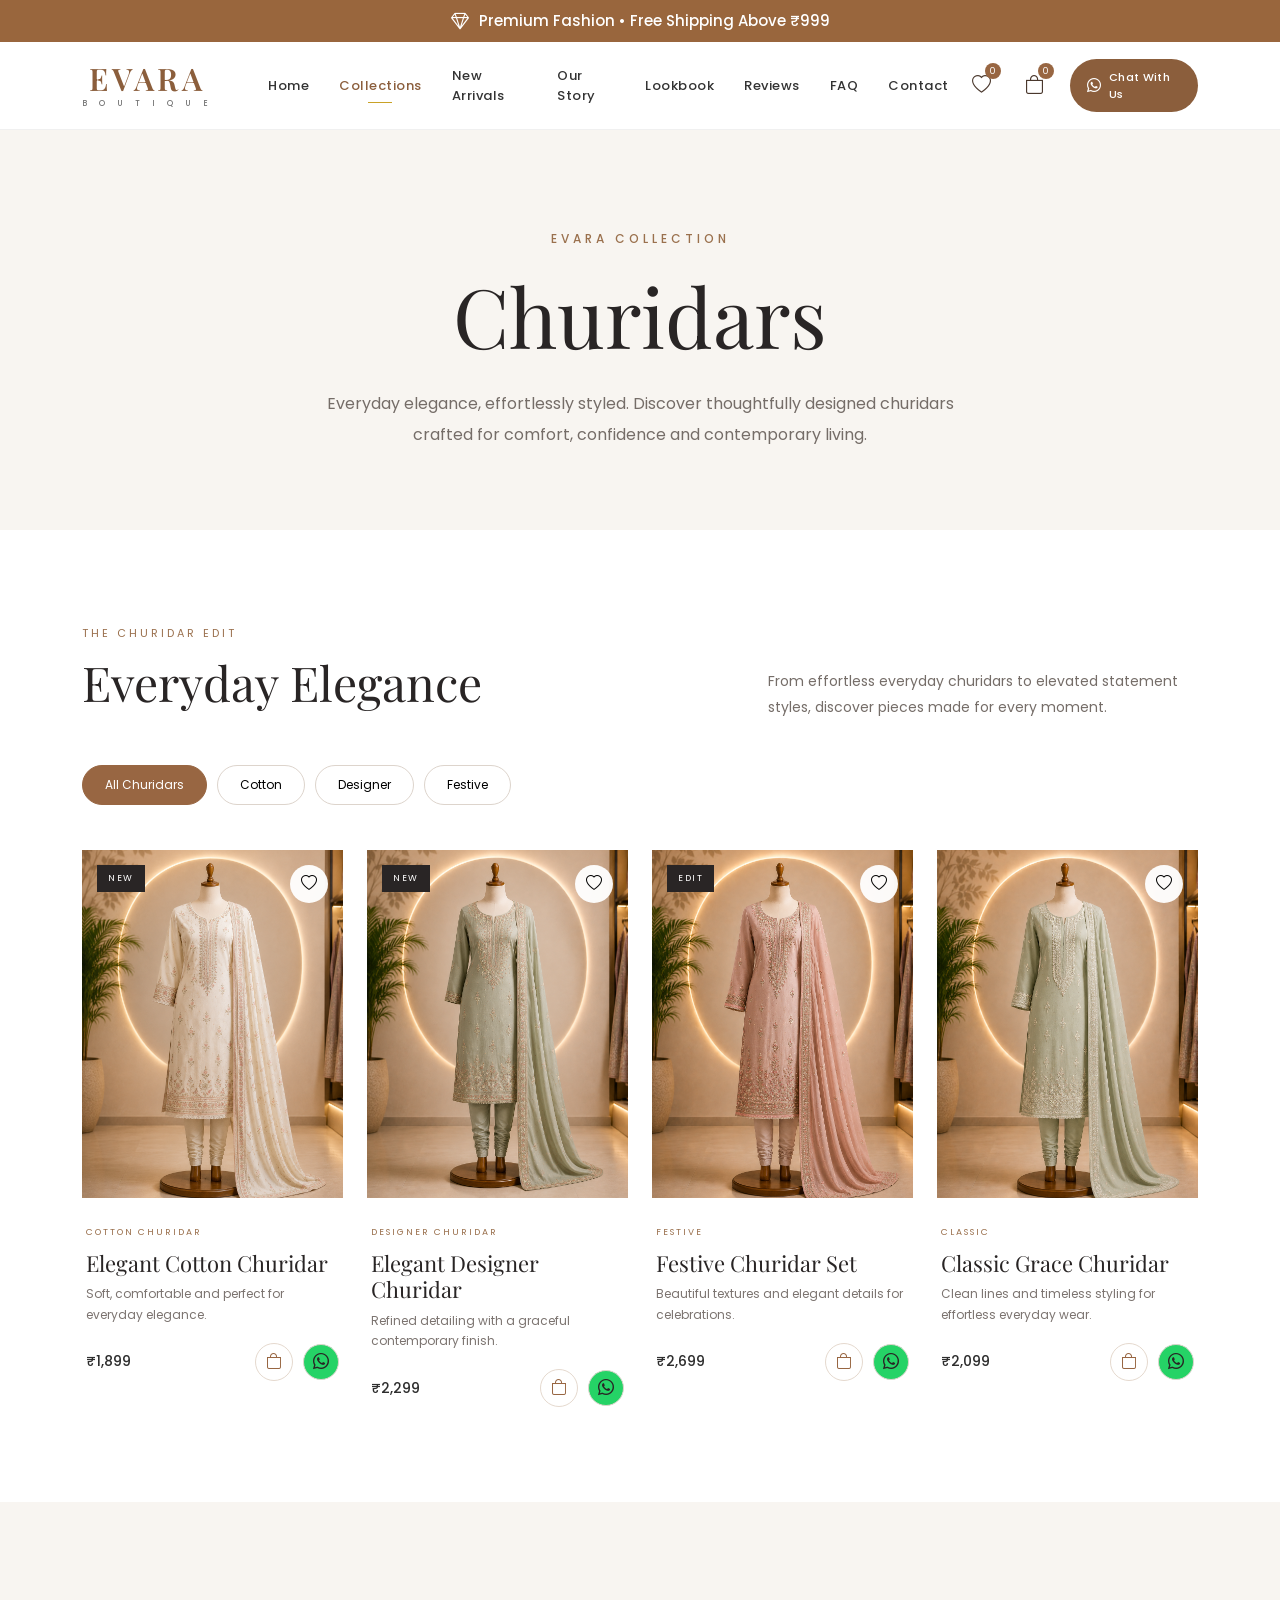
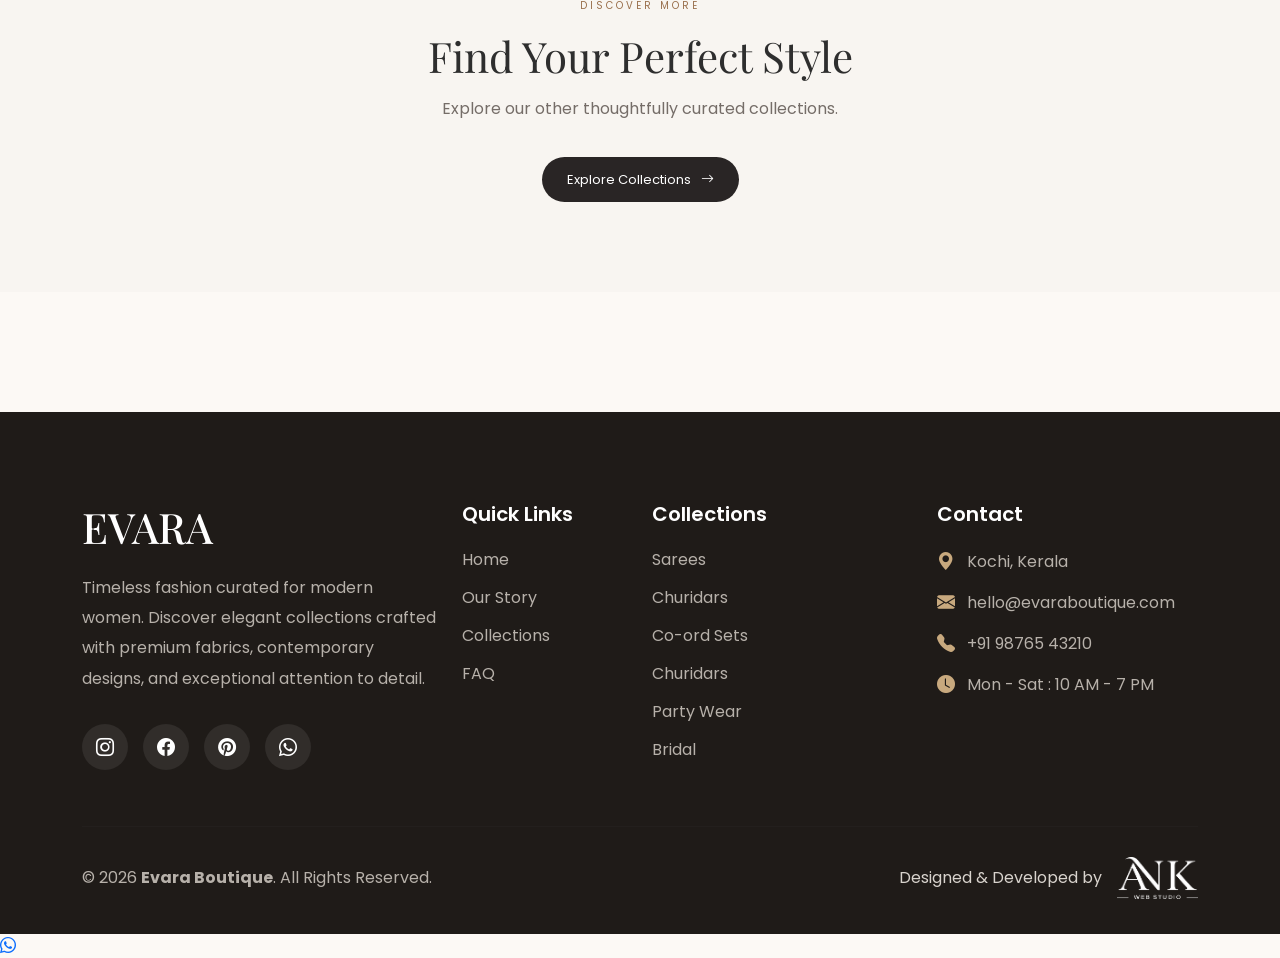
<file: churidars.html>
<!DOCTYPE html>
<html lang="en">

<head>

    <meta charset="UTF-8">

    <meta name="viewport"
          content="width=device-width, initial-scale=1.0">

    <title>Churidar Collection | Evara Boutique</title>

    <meta name="description"
          content="Explore Evara Boutique's elegant churidar collection featuring graceful designs, premium fabrics and contemporary styles for every occasion.">

    <!-- Bootstrap -->
    <link
        href="https://cdn.jsdelivr.net/npm/bootstrap@5.3.7/dist/css/bootstrap.min.css"
        rel="stylesheet">

    <!-- Bootstrap Icons -->
    <link
        rel="stylesheet"
        href="https://cdn.jsdelivr.net/npm/bootstrap-icons@1.13.1/font/bootstrap-icons.min.css">

    <!-- Google Fonts -->
    <link
        href="https://fonts.googleapis.com/css2?family=Playfair+Display:wght@400;500;600;700&family=Poppins:wght@300;400;500;600&display=swap"
        rel="stylesheet">

    <!-- Main CSS -->
    <link
        rel="stylesheet"
        href="css/style.css">

    <!-- Collection CSS -->
    <link
        rel="stylesheet"
        href="css/collection.css">

    <style>
        
.saree-bottom {
    display: flex;
    align-items: center;
    justify-content: space-between;
}

.saree-product-actions {
    display: flex;
    align-items: center;
    gap: 10px;
}

.saree-cart-btn,
.saree-whatsapp-btn {
    width: 38px;
    height: 38px;
    border-radius: 50%;
    display: flex;
    align-items: center;
    justify-content: center;
    font-size: 16px;
    transition: all .3s ease;
}

.saree-cart-btn {
    background: #fff;
    color: #986642;
    border: 1px solid #e5d9ce;
    cursor: pointer;
}

.saree-cart-btn:hover {
    background: #986642;
    color: #fff;
    transform: translateY(-3px);
}

.saree-whatsapp-btn {
    background: #25d366;
    color: #fff;
    text-decoration: none;
    border: none;
}

.saree-whatsapp-btn:hover {
    background: #1da851;
    color: #fff;
    transform: translateY(-3px);
}

        /* OVERLAY */
.shop-panel-overlay {
    position: fixed;
    inset: 0;
    background: rgba(0, 0, 0, 0.45);
    z-index: 9998;
    opacity: 0;
    visibility: hidden;
    transition: all 0.4s ease;
}

/* SIDEBAR */
.shop-side-panel {
    position: fixed;
    top: 0;
    right: 0;
    width: 430px;
    max-width: 100%;
    height: 100vh;
    background: #fff;
    z-index: 9999;
    transform: translateX(100%);
    visibility: hidden;
    transition: transform 0.4s ease, visibility 0.4s ease;
    display: flex;
    flex-direction: column;
}

/* OPEN STATE */
.shop-side-panel.active {
    transform: translateX(0);
    visibility: visible;
}

.shop-panel-overlay.active {
    opacity: 1;
    visibility: visible;
}

/* MOBILE */
@media (max-width: 576px) {
    .shop-side-panel {
        width: 100%;
    }
}

        
/* =====================================================
   EVARA CART & WISHLIST SIDEBAR
===================================================== */

/* PREVENT BACKGROUND SCROLL */

body.shop-panel-open {
    overflow: hidden;
}


/* =====================================================
   OVERLAY
===================================================== */

.shop-panel-overlay {
    position: fixed;
    inset: 0;
    background: rgba(32, 25, 20, 0.48);
    backdrop-filter: blur(3px);
    -webkit-backdrop-filter: blur(3px);

    z-index: 9998;

    opacity: 0;
    visibility: hidden;
    pointer-events: none;

    transition: opacity 0.4s ease,
                visibility 0.4s ease;
}

.shop-panel-overlay.active {
    opacity: 1;
    visibility: visible;
    pointer-events: auto;
}


/* =====================================================
   MAIN SIDEBAR
===================================================== */

.shop-side-panel {
    position: fixed;

    top: 0;
    right: 0;

    width: 450px;
    max-width: 100%;

    height: 100vh;
    height: 100dvh;

    background: #fffdfb;

    z-index: 9999;

    display: flex;
    flex-direction: column;

    transform: translateX(100%);
    visibility: hidden;

    transition: transform 0.45s cubic-bezier(0.77, 0, 0.175, 1),
                visibility 0.45s ease;

    box-shadow: -12px 0 45px rgba(0, 0, 0, 0.12);

    overflow: hidden;
}

.shop-side-panel.active {
    transform: translateX(0);
    visibility: visible;
}


/* =====================================================
   SIDEBAR HEADER
===================================================== */

.shop-panel-header {
    display: flex;
    align-items: center;
    justify-content: space-between;

    padding: 27px 28px 23px;

    border-bottom: 1px solid #eee6df;

    background: #fffdfb;
}

.shop-panel-heading h2 {
    font-family: 'Playfair Display', serif;

    font-size: 25px;
    font-weight: 500;

    color: #49382c;

    margin: 0 0 5px;
}

.shop-panel-heading span {
    font-family: 'Poppins', sans-serif;

    font-size: 9px;
    letter-spacing: 3px;

    color: #a68b75;
}


/* CLOSE BUTTON */

.shop-panel-close {
    width: 39px;
    height: 39px;

    border-radius: 50%;

    border: 1px solid #e8ddd3;

    background: transparent;

    color: #76543e;

    display: flex;
    align-items: center;
    justify-content: center;

    font-size: 15px;

    cursor: pointer;

    transition: all 0.3s ease;
}

.shop-panel-close:hover {
    background: #986642;
    color: #fff;
    border-color: #986642;

    transform: rotate(90deg);
}


/* =====================================================
   SIDEBAR TABS
===================================================== */

.shop-panel-tabs {
    display: flex;

    padding: 0 28px;

    border-bottom: 1px solid #eee6df;

    background: #fffdfb;
}

.shop-tab {
    position: relative;

    flex: 1;

    padding: 17px 8px;

    border: none;
    background: transparent;

    font-family: 'Poppins', sans-serif;

    font-size: 12px;
    font-weight: 500;

    color: #9b8b7f;

    cursor: pointer;

    transition: color 0.3s ease;
}

.shop-tab span {
    display: inline-flex;

    align-items: center;
    justify-content: center;

    min-width: 19px;
    height: 19px;

    margin-left: 4px;

    border-radius: 50%;

    background: #f2eae3;

    color: #986642;

    font-size: 10px;
}

.shop-tab::after {
    content: "";

    position: absolute;

    left: 0;
    bottom: -1px;

    width: 100%;
    height: 2px;

    background: #986642;

    transform: scaleX(0);

    transition: transform 0.3s ease;
}

.shop-tab.active {
    color: #76513a;
}

.shop-tab.active::after {
    transform: scaleX(1);
}


/* =====================================================
   SIDEBAR PRODUCT AREA
===================================================== */

.shop-panel-items {
    flex: 1;

    overflow-y: auto;

    padding: 10px 28px 25px;

    background: #fffdfb;
}

.shop-panel-items::-webkit-scrollbar {
    width: 4px;
}

.shop-panel-items::-webkit-scrollbar-track {
    background: #f8f3ef;
}

.shop-panel-items::-webkit-scrollbar-thumb {
    background: #c7a58a;
    border-radius: 10px;
}


/* =====================================================
   PRODUCT ITEM
===================================================== */

.shop-item {
    position: relative;

    display: flex;
    align-items: flex-start;

    gap: 16px;

    padding: 20px 0;

    border-bottom: 1px solid #eee6df;

    animation: shopItemAppear 0.35s ease both;
}

@keyframes shopItemAppear {
    from {
        opacity: 0;
        transform: translateY(12px);
    }

    to {
        opacity: 1;
        transform: translateY(0);
    }
}


/* PRODUCT IMAGE */

.shop-item > img {
    width: 95px;
    height: 120px;

    object-fit: cover;

    border-radius: 3px;

    background: #f4eee8;

    flex-shrink: 0;
}


/* PRODUCT DETAILS */

.shop-item-info {
    flex: 1;
    min-width: 0;
    padding-top: 4px;
}

.shop-item-info h3 {
    font-family: 'Playfair Display', serif;

    font-size: 16px;
    font-weight: 500;

    line-height: 1.4;

    color: #49382c;

    margin: 0 0 8px;
}

.shop-item-info p {
    font-family: 'Poppins', sans-serif;

    font-size: 13px;
    font-weight: 500;

    color: #986642;

    margin: 0 0 13px;
}


/* =====================================================
   QUANTITY CONTROLS
===================================================== */

.shop-item-actions {
    display: flex;
    align-items: center;

    gap: 14px;
}

.shop-qty-btn {
    width: 27px;
    height: 27px;

    border: 1px solid #e6d9ce;

    background: transparent;

    color: #76543e;

    font-size: 17px;

    display: flex;
    align-items: center;
    justify-content: center;

    cursor: pointer;

    transition: all 0.3s ease;
}

.shop-qty-btn:hover {
    background: #986642;
    color: #fff;
    border-color: #986642;
}

.shop-qty {
    font-family: 'Poppins', sans-serif;

    font-size: 12px;
    font-weight: 500;

    color: #49382c;
}


/* =====================================================
   MOVE TO CART BUTTON
===================================================== */

.shop-move-btn {
    padding: 7px 13px;

    border: 1px solid #986642;

    background: transparent;

    color: #986642;

    font-family: 'Poppins', sans-serif;

    font-size: 10px;
    letter-spacing: 0.5px;

    cursor: pointer;

    transition: all 0.3s ease;
}

.shop-move-btn:hover {
    background: #986642;
    color: #fff;
}


/* =====================================================
   REMOVE BUTTON
===================================================== */

.shop-remove {
    width: 30px;
    height: 30px;

    border: none;
    background: transparent;

    color: #b5a397;

    font-size: 14px;

    cursor: pointer;

    transition: all 0.3s ease;
}

.shop-remove:hover {
    color: #b34b3d;
    transform: scale(1.12);
}


/* =====================================================
   EMPTY CART / WISHLIST
===================================================== */

.shop-empty {
    min-height: 330px;

    display: flex;
    flex-direction: column;

    align-items: center;
    justify-content: center;

    text-align: center;

    padding: 30px 15px;

    animation: shopItemAppear 0.4s ease;
}

.shop-empty > i {
    font-size: 43px;

    color: #c5a48a;

    margin-bottom: 20px;
}

.shop-empty h3 {
    font-family: 'Playfair Display', serif;

    font-size: 23px;
    font-weight: 500;

    color: #49382c;

    margin-bottom: 10px;
}

.shop-empty p {
    font-family: 'Poppins', sans-serif;

    font-size: 12px;

    color: #9b8b7f;

    line-height: 1.8;

    margin: 0;
}


/* =====================================================
   SIDEBAR FOOTER
===================================================== */

.shop-panel-footer {
    padding: 23px 28px 28px;

    border-top: 1px solid #eee6df;

    background: #fff;

    flex-shrink: 0;
}


/* SUBTOTAL */

.shop-subtotal {
    display: flex;
    align-items: center;
    justify-content: space-between;

    margin-bottom: 20px;
}

.shop-subtotal span {
    font-family: 'Poppins', sans-serif;

    font-size: 13px;

    color: #806b5b;
}

.shop-subtotal strong {
    font-family: 'Playfair Display', serif;

    font-size: 21px;
    font-weight: 600;

    color: #49382c;
}


/* =====================================================
   CHECKOUT BUTTON
===================================================== */

.shop-checkout {
    width: 100%;

    padding: 16px 20px;

    border: 1px solid #986642;

    background: #986642;

    color: #fff;

    font-family: 'Poppins', sans-serif;

    font-size: 11px;
    font-weight: 500;

    letter-spacing: 1.5px;
    text-transform: uppercase;

    cursor: pointer;

    transition: all 0.35s ease;
}

.shop-checkout:hover:not(:disabled) {
    background: #76513a;
    border-color: #76513a;

    transform: translateY(-2px);

    box-shadow: 0 7px 18px rgba(120, 80, 50, 0.18);
}

.shop-checkout:disabled {
    opacity: 0.5;
    cursor: not-allowed;
}


/* =====================================================
   MOBILE RESPONSIVE
===================================================== */

@media (max-width: 576px) {

    .shop-side-panel {
        width: 100%;
        max-width: 100%;
    }

    .shop-panel-header {
        padding: 22px 20px 18px;
    }

    .shop-panel-heading h2 {
        font-size: 23px;
    }

    .shop-panel-tabs {
        padding: 0 20px;
    }

    .shop-panel-items {
        padding: 8px 20px 20px;
    }

    .shop-item {
        gap: 13px;
        padding: 17px 0;
    }

    .shop-item > img {
        width: 82px;
        height: 108px;
    }

    .shop-item-info h3 {
        font-size: 14px;
    }

    .shop-item-info p {
        font-size: 12px;
    }

    .shop-panel-footer {
        padding: 20px;
    }

    .shop-empty {
        min-height: 280px;
    }
}


/* =====================================================
   SMALL MOBILE
===================================================== */

@media (max-width: 360px) {

    .shop-panel-header {
        padding-left: 15px;
        padding-right: 15px;
    }

    .shop-panel-items {
        padding-left: 15px;
        padding-right: 15px;
    }

    .shop-panel-footer {
        padding: 17px 15px;
    }

    .shop-item > img {
        width: 72px;
        height: 98px;
    }

    .shop-item {
        gap: 10px;
    }
}

        /* FILTER ANIMATION */

.saree-product {
    transition: opacity 0.4s ease, transform 0.4s ease;
}

.saree-product.filter-hidden {
    display: none !important;
}


/* ACTIVE FILTER */

.filter-btn {
    transition: all 0.3s ease;
    cursor: pointer;
}

.filter-btn.active {
    background: #986642;
    color: #fff;
    border-color: #986642;
}

    </style>

</head>


<body>


<!-- =====================================================
     TOP BAR
===================================================== -->

<div class="top-bar">

    <i class="bi bi-gem"></i>

    <span>
        Premium Fashion • Free Shipping Above ₹999
    </span>

</div>



<!-- =====================================================
     NAVBAR
===================================================== -->

<nav class="navbar navbar-expand-lg evara-navbar sticky-top">

    <div class="container">

        <!-- BRAND -->

        <a class="navbar-brand evara-brand"
           href="index.html">

            <span class="brand-name">
                EVARA
            </span>

            <span class="brand-subtitle">
                B O U T I Q U E
            </span>

        </a>


        <!-- MOBILE BUTTON -->

        <button class="navbar-toggler"
                type="button"
                data-bs-toggle="collapse"
                data-bs-target="#menu"
                aria-controls="menu"
                aria-expanded="false"
                aria-label="Toggle navigation">

            <span class="navbar-toggler-icon"></span>

        </button>


        <!-- NAVIGATION -->

        <div class="collapse navbar-collapse"
             id="menu">

            <ul class="navbar-nav mx-auto align-items-lg-center">

                <li class="nav-item">

                    <a class="nav-link"
                       href="index.html#hero">

                        Home

                    </a>

                </li>


                <li class="nav-item">

                    <a class="nav-link active"
                       href="index.html#category">

                        Collections

                    </a>

                </li>


                <li class="nav-item">

                    <a class="nav-link"
                       href="index.html#featured">

                        New Arrivals

                    </a>

                </li>


                <li class="nav-item">

                    <a class="nav-link"
                       href="index.html#about">

                        Our Story

                    </a>

                </li>


                <li class="nav-item">

                    <a class="nav-link"
                       href="index.html#lookbook">

                        Lookbook

                    </a>

                </li>


                <li class="nav-item">

                    <a class="nav-link"
                       href="index.html#testimonials">

                        Reviews

                    </a>

                </li>


                <li class="nav-item">

                    <a class="nav-link"
                       href="index.html#faq">

                        FAQ

                    </a>

                </li>


                <li class="nav-item">

                    <a class="nav-link"
                       href="index.html#contact">

                        Contact

                    </a>

                </li>

            </ul>


            <!-- NAV ACTIONS -->

            <div class="evara-nav-actions">

              <!--  <a href="#"
                   class="nav-icon"
                   aria-label="Wishlist">

                    <i class="bi bi-heart"></i>

                </a>


                <a href="#"
                   class="nav-icon"
                   aria-label="Shopping Bag">

                    <i class="bi bi-bag"></i>

                </a>  -->

                   <!-- WISHLIST ICON -->
    <button type="button"
            class="nav-icon js-open-panel"
            data-panel="wishlist"
            aria-label="Open Wishlist">

        <i class="bi bi-heart"></i>

        <span class="nav-count" id="wishlistCount">0</span>

    </button>


    <!-- CART ICON -->
    <button type="button"
            class="nav-icon js-open-panel"
            data-panel="cart"
            aria-label="Open Shopping Bag">

        <i class="bi bi-bag"></i>

        <span class="nav-count" id="cartCount">0</span>

    </button>


                <a href="#"
                   class="nav-whatsapp">

                    <i class="bi bi-whatsapp"></i>

                    <span>
                        Chat With Us
                    </span>

                </a>

            </div>

        </div>

    </div>

</nav>



<!-- =====================================================
     COLLECTION HERO
===================================================== -->

<section class="collection-hero">

    <div class="container">

        <span class="collection-label">
            EVARA COLLECTION
        </span>

        <h1>
            Churidars
        </h1>

        <p>
            Everyday elegance, effortlessly styled.
            Discover thoughtfully designed churidars crafted
            for comfort, confidence and contemporary living.
        </p>

    </div>

</section>



<!-- =====================================================
     COLLECTION CONTENT
===================================================== -->

<section class="saree-collection">

    <div class="container">


        <!-- HEADING -->

        <div class="collection-heading">

            <div>

                <span>
                    THE CHURIDAR EDIT
                </span>

                <h2>
                    Everyday Elegance
                </h2>

            </div>


            <p>
                From effortless everyday churidars to elevated
                statement styles, discover pieces made for every moment.
            </p>

        </div>



                <!-- FILTER -->
        <div class="collection-filter">

            <button class="filter-btn active" data-filter="all">All Churidars</button>
            <button class="filter-btn" data-filter="cotton">Cotton</button>
            <button class="filter-btn" data-filter="designer">Designer</button>
            <button class="filter-btn" data-filter="festive">Festive</button>

        </div>



        <!-- =================================================
             PRODUCT GRID
        ================================================== -->

        <div class="saree-grid">


            
            <!-- PRODUCT 01 -->
            <div class="saree-product" data-category="cotton">
                <div class="saree-image">
                    <img src="images/churidar-1.png" alt="Elegant Cotton Churidar" loading="lazy">
                    <span class="saree-badge">NEW</span>
                    <button class="saree-wishlist" type="button" aria-label="Add Elegant Cotton Churidar to wishlist">
                        <i class="bi bi-heart"></i>
                    </button>
                    <div class="saree-overlay">
                        <a href="view-details.html?product=churidar" class="saree-view">
                            View Details <i class="bi bi-arrow-up-right"></i>
                        </a>
                    </div>
                </div>
                <div class="saree-content">
                    <span>COTTON CHURIDAR</span>
                    <h3>Elegant Cotton Churidar</h3>
                    <p>Soft, comfortable and perfect for everyday elegance.</p>
                    <div class="saree-bottom">
                        <strong>₹1,899</strong>
                        <div class="saree-product-actions">
                            <button class="saree-cart-btn" type="button" aria-label="Add Elegant Cotton Churidar to cart">
                                <i class="bi bi-bag"></i>
                            </button>
                            <a href="https://wa.me/91xxxxxxxxx" class="saree-whatsapp-btn" aria-label="Enquire on WhatsApp" target="_blank" rel="noopener">
                                <i class="bi bi-whatsapp"></i>
                            </a>
                        </div>
                    </div>
                </div>
            </div>

            <!-- PRODUCT 02 -->
            <div class="saree-product" data-category="designer">
                <div class="saree-image">
                    <img src="images/churidar-2.png" alt="Elegant Designer Churidar" loading="lazy">
                    <span class="saree-badge">NEW</span>
                    <button class="saree-wishlist" type="button" aria-label="Add Elegant Designer Churidar to wishlist">
                        <i class="bi bi-heart"></i>
                    </button>
                    <div class="saree-overlay">
                        <a href="view-details.html?product=churidar-2" class="saree-view">
                            View Details <i class="bi bi-arrow-up-right"></i>
                        </a>
                    </div>
                </div>
                <div class="saree-content">
                    <span>DESIGNER CHURIDAR</span>
                    <h3>Elegant Designer Churidar</h3>
                    <p>Refined detailing with a graceful contemporary finish.</p>
                    <div class="saree-bottom">
                        <strong>₹2,299</strong>
                        <div class="saree-product-actions">
                            <button class="saree-cart-btn" type="button" aria-label="Add Elegant Designer Churidar to cart">
                                <i class="bi bi-bag"></i>
                            </button>
                            <a href="https://wa.me/91xxxxxxxxx" class="saree-whatsapp-btn" aria-label="Enquire on WhatsApp" target="_blank" rel="noopener">
                                <i class="bi bi-whatsapp"></i>
                            </a>
                        </div>
                    </div>
                </div>
            </div>

            <!-- PRODUCT 03 -->
            <div class="saree-product" data-category="festive">
                <div class="saree-image">
                    <img src="images/churidar-3.png" alt="Festive Churidar Set" loading="lazy">
                    <span class="saree-badge">EDIT</span>
                    <button class="saree-wishlist" type="button" aria-label="Add Festive Churidar Set to wishlist">
                        <i class="bi bi-heart"></i>
                    </button>
                    <div class="saree-overlay">
                        <a href="view-details.html?product=churidar-3" class="saree-view">
                            View Details <i class="bi bi-arrow-up-right"></i>
                        </a>
                    </div>
                </div>
                <div class="saree-content">
                    <span>FESTIVE</span>
                    <h3>Festive Churidar Set</h3>
                    <p>Beautiful textures and elegant details for celebrations.</p>
                    <div class="saree-bottom">
                        <strong>₹2,699</strong>
                        <div class="saree-product-actions">
                            <button class="saree-cart-btn" type="button" aria-label="Add Festive Churidar Set to cart">
                                <i class="bi bi-bag"></i>
                            </button>
                            <a href="https://wa.me/91xxxxxxxxx" class="saree-whatsapp-btn" aria-label="Enquire on WhatsApp" target="_blank" rel="noopener">
                                <i class="bi bi-whatsapp"></i>
                            </a>
                        </div>
                    </div>
                </div>
            </div>

            <!-- PRODUCT 04 -->
            <div class="saree-product" data-category="designer">
                <div class="saree-image">
                    <img src="images/churidar-4.png" alt="Classic Grace Churidar" loading="lazy">
                    <button class="saree-wishlist" type="button" aria-label="Add Classic Grace Churidar to wishlist">
                        <i class="bi bi-heart"></i>
                    </button>
                    <div class="saree-overlay">
                        <a href="view-details.html?product=churidar-4" class="saree-view">
                            View Details <i class="bi bi-arrow-up-right"></i>
                        </a>
                    </div>
                </div>
                <div class="saree-content">
                    <span>CLASSIC</span>
                    <h3>Classic Grace Churidar</h3>
                    <p>Clean lines and timeless styling for effortless everyday wear.</p>
                    <div class="saree-bottom">
                        <strong>₹2,099</strong>
                        <div class="saree-product-actions">
                            <button class="saree-cart-btn" type="button" aria-label="Add Classic Grace Churidar to cart">
                                <i class="bi bi-bag"></i>
                            </button>
                            <a href="https://wa.me/91xxxxxxxxx" class="saree-whatsapp-btn" aria-label="Enquire on WhatsApp" target="_blank" rel="noopener">
                                <i class="bi bi-whatsapp"></i>
                            </a>
                        </div>
                    </div>
                </div>
            </div>

        </div>

    </div>

</section>



<!-- =====================================================
     COLLECTION CTA
===================================================== -->

<section class="collection-cta">

    <div class="container">

        <span>
            DISCOVER MORE
        </span>

        <h2>
            Find Your Perfect Style
        </h2>

        <p>
            Explore our other thoughtfully curated collections.
        </p>

        <a href="index.html#category"
           class="collection-cta-button">

            Explore Collections

            <i class="bi bi-arrow-right"></i>

        </a>

    </div>

</section>



<!-- =====================================================
     FOOTER
===================================================== -->

<footer class="footer">

    <div class="container">

        <div class="row gy-5">


            <!-- BRAND -->

            <div class="col-lg-4">

                <h2 class="footer-logo">
                    EVARA
                </h2>

                <p class="footer-text">

                    Timeless fashion curated for modern women.
                    Discover elegant collections crafted with
                    premium fabrics, contemporary designs,
                    and exceptional attention to detail.

                </p>


                <div class="social-links">

                    <a href="#">
                        <i class="bi bi-instagram"></i>
                    </a>

                    <a href="#">
                        <i class="bi bi-facebook"></i>
                    </a>

                    <a href="#">
                        <i class="bi bi-pinterest"></i>
                    </a>

                    <a href="#">
                        <i class="bi bi-whatsapp"></i>
                    </a>

                </div>

            </div>



            <!-- QUICK LINKS -->

            <div class="col-lg-2">

                <h5>
                    Quick Links
                </h5>

                <ul class="footer-links">

                    <li>
                        <a href="index.html#hero">
                            Home
                        </a>
                    </li>

                    <li>
                        <a href="index.html#about">
                            Our Story
                        </a>
                    </li>

                    <li>
                        <a href="index.html#category">
                            Collections
                        </a>
                    </li>

                    <li>
                        <a href="index.html#faq">
                            FAQ
                        </a>
                    </li>

                </ul>

            </div>



            <!-- COLLECTIONS -->

            <div class="col-lg-3">

                <h5>
                    Collections
                </h5>

                <ul class="footer-links">

                    <li>
                        <a href="sarees.html">
                            Sarees
                        </a>
                    </li>

                    <li>
                        <a href="churidars.html">
                            Churidars
                        </a>
                    </li>

                    <li>
                        <a href="coord-sets.html">
                            Co-ord Sets
                        </a>
                    </li>

                    <li>
                        <a href="churidars.html">
                            Churidars
                        </a>
                    </li>

                    <li>
                        <a href="party-wear.html">
                            Party Wear
                        </a>
                    </li>

                    <li>
                        <a href="bridal.html">
                            Bridal
                        </a>
                    </li>

                </ul>

            </div>



            <!-- CONTACT -->

            <div class="col-lg-3">

                <h5>
                    Contact
                </h5>

                <ul class="footer-contact">

                    <li>

                        <i class="bi bi-geo-alt-fill"></i>

                        Kochi, Kerala

                    </li>


                    <li>

                        <i class="bi bi-envelope-fill"></i>

                        hello@evaraboutique.com

                    </li>


                    <li>

                        <i class="bi bi-telephone-fill"></i>

                        +91 98765 43210

                    </li>


                    <li>

                        <i class="bi bi-clock-fill"></i>

                        Mon - Sat : 10 AM - 7 PM

                    </li>

                </ul>

            </div>

        </div>


        <hr class="footer-divider">


        <div class="footer-bottom">

            <p>
                © 2026
                <strong>Evara Boutique</strong>.
                All Rights Reserved.
            </p>


            <div class="developer">

                <span>
                    Designed & Developed by
                </span>

                <img
                    src="images/ANK LOGO.png"
                    alt="ANK Web Studio"
                    class="ank-logo">

            </div>

        </div>

    </div>

</footer>


<!-- =====================================================
     EVARA CART & WISHLIST SIDEBAR
===================================================== -->

<!-- OVERLAY -->

<div class="shop-panel-overlay"
     id="shopPanelOverlay">
</div>


<!-- SIDEBAR -->

<aside class="shop-side-panel"
       id="shopSidePanel"
       aria-label="Shopping panel">

    <!-- HEADER -->

    <div class="shop-panel-header">

        <div class="shop-panel-heading">

            <h2 id="shopPanelTitle">
                Shopping Bag
            </h2>

            <span>
                EVARA BOUTIQUE
            </span>

        </div>


        <button type="button"
                class="shop-panel-close"
                id="shopPanelClose"
                aria-label="Close sidebar">

            <i class="bi bi-x-lg"></i>

        </button>

    </div>


    <!-- TABS -->

    <div class="shop-panel-tabs">

        <button type="button"
                class="shop-tab active"
                data-panel="cart">

            Shopping Bag

            <span id="cartTabCount">0</span>

        </button>


        <button type="button"
                class="shop-tab"
                data-panel="wishlist">

            Wishlist

            <span id="wishlistTabCount">0</span>

        </button>

    </div>


    <!-- PRODUCTS -->

    <div class="shop-panel-items"
         id="shopPanelItems">

    </div>


    <!-- FOOTER -->

    <div class="shop-panel-footer"
         id="shopPanelFooter">

        <div class="shop-subtotal">

            <span>
                Subtotal
            </span>

            <strong id="cartSubtotal">
                ₹0
            </strong>

        </div>


        <button type="button"
                class="shop-checkout"
                id="shopCheckout"
                disabled>

            Proceed to Checkout

            <i class="bi bi-arrow-right ms-2"></i>

        </button>

    </div>

</aside>


<!-- FLOATING WHATSAPP -->

<a href="#"
   class="whatsapp">

    <i class="bi bi-whatsapp"></i>

</a>



<!-- Bootstrap JS -->

<script
    src="https://cdn.jsdelivr.net/npm/bootstrap@5.3.7/dist/js/bootstrap.bundle.min.js">
</script>






<script>
document.addEventListener("DOMContentLoaded", function () {

    /* =========================================
       ELEMENTS
    ========================================= */

    const sidePanel = document.getElementById("shopSidePanel");
    const overlay = document.getElementById("shopPanelOverlay");
    const panelItems = document.getElementById("shopPanelItems");
    const panelTitle = document.getElementById("shopPanelTitle");
    const panelFooter = document.getElementById("shopPanelFooter");
    const panelClose = document.getElementById("shopPanelClose");

    const cartCountElement = document.getElementById("cartCount");
    const wishlistCountElement = document.getElementById("wishlistCount");

    const cartSubtotal = document.getElementById("cartSubtotal");
    const cartTabCount = document.getElementById("cartTabCount");
    const wishlistTabCount = document.getElementById("wishlistTabCount");

    const checkoutButton = document.getElementById("shopCheckout");

    /* =========================================
       CHECK SIDEBAR
    ========================================= */

    if (!sidePanel || !overlay || !panelItems) {
        console.error("EVARA sidebar elements are missing.");
        return;
    }

    /* =========================================
       STORAGE
    ========================================= */

    function loadStorage(key) {
        try {
            const data = JSON.parse(localStorage.getItem(key));
            return Array.isArray(data) ? data : [];
        } catch (error) {
            return [];
        }
    }

    let cart = loadStorage("evaraCart");
    let wishlist = loadStorage("evaraWishlist");

    let activePanel = "cart";

    /* =========================================
       SAVE DATA
    ========================================= */

    function saveData() {
        localStorage.setItem("evaraCart", JSON.stringify(cart));
        localStorage.setItem("evaraWishlist", JSON.stringify(wishlist));

        updateCounts();
        updateSubtotal();
    }

    /* =========================================
       ESCAPE HTML
    ========================================= */

    function escapeHTML(value) {
        return String(value ?? "").replace(/[&<>"']/g, char => ({
            "&": "&amp;",
            "<": "&lt;",
            ">": "&gt;",
            '"': "&quot;",
            "'": "&#39;"
        })[char]);
    }

    /* =========================================
       GET PRODUCT DETAILS
    ========================================= */

    function getProduct(card) {

        const name = card.querySelector("h3")?.textContent.trim();

        const priceText =
            card.querySelector(".saree-bottom strong")?.textContent || "0";

        const image =
            card.querySelector(".saree-image img")?.getAttribute("src");

        return {
            id: name,
            name: name,
            price: Number(priceText.replace(/[^\d]/g, "")),
            image: image
        };
    }

    /* =========================================
       UPDATE NAVBAR COUNTS
    ========================================= */

    function updateCounts() {

        const totalCart = cart.reduce(
            (total, item) => total + Number(item.qty || 0), 0
        );

        if (cartCountElement) {
            cartCountElement.textContent = totalCart;
        }

        if (wishlistCountElement) {
            wishlistCountElement.textContent = wishlist.length;
        }
    }

    /* =========================================
       UPDATE SUBTOTAL
    ========================================= */

    function updateSubtotal() {

        const total = cart.reduce(
            (sum, item) =>
                sum + (Number(item.price) * Number(item.qty)),
            0
        );

        const quantity = cart.reduce(
            (sum, item) => sum + Number(item.qty || 0),
            0
        );

        if (cartSubtotal) {
            cartSubtotal.textContent =
                "₹" + total.toLocaleString("en-IN");
        }

        if (cartTabCount) {
            cartTabCount.textContent = quantity;
        }

        if (wishlistTabCount) {
            wishlistTabCount.textContent = wishlist.length;
        }

        if (checkoutButton) {
            checkoutButton.disabled = cart.length === 0;
        }
    }

    /* =========================================
       OPEN SIDEBAR
    ========================================= */

    function openSidebar(type) {

        activePanel = type;

        sidePanel.classList.add("active");
        overlay.classList.add("active");

        document.body.classList.add("shop-panel-open");

        renderSidebar();
    }

    /* =========================================
       CLOSE SIDEBAR
    ========================================= */

    function closeSidebar() {

        sidePanel.classList.remove("active");
        overlay.classList.remove("active");

        document.body.classList.remove("shop-panel-open");
    }

    /* =========================================
       ADD TO CART
    ========================================= */

    function addToCart(product) {

        if (!product.name || !product.image) return;

        const existing = cart.find(item => item.id === product.id);

        if (existing) {
            existing.qty++;
        } else {
            cart.push({
                ...product,
                qty: 1
            });
        }

        saveData();
        openSidebar("cart");
    }

    /* =========================================
       ADD / REMOVE WISHLIST
    ========================================= */

    function toggleWishlist(product) {

        const existing = wishlist.find(
            item => item.id === product.id
        );

        if (existing) {
            wishlist = wishlist.filter(
                item => item.id !== product.id
            );
        } else {
            wishlist.push(product);
        }

        saveData();
        updateWishlistIcons();
        openSidebar("wishlist");
    }

    /* =========================================
       UPDATE WISHLIST ICONS
    ========================================= */

    function updateWishlistIcons() {

        document.querySelectorAll(".saree-product").forEach(card => {

            const button = card.querySelector(".saree-wishlist");

            if (!button) return;

            const product = getProduct(card);

            const active = wishlist.some(
                item => item.id === product.id
            );

            button.innerHTML = active
                ? '<i class="bi bi-heart-fill"></i>'
                : '<i class="bi bi-heart"></i>';

            button.classList.toggle("is-active", active);

            button.setAttribute(
                "aria-label",
                active ? "Remove from wishlist" : "Add to wishlist"
            );
        });
    }

    /* =========================================
       RENDER SIDEBAR
    ========================================= */

    function renderSidebar() {

        const isCart = activePanel === "cart";
        const products = isCart ? cart : wishlist;

        panelTitle.textContent = isCart
            ? "Shopping Bag"
            : "Your Wishlist";

        if (panelFooter) {
            panelFooter.style.display = isCart ? "block" : "none";
        }

        document.querySelectorAll(".shop-tab[data-panel]").forEach(tab => {

            tab.classList.toggle(
                "active",
                tab.dataset.panel === activePanel
            );
        });

        /* EMPTY STATE */

        if (products.length === 0) {

            panelItems.innerHTML = `
                <div class="shop-empty">
                    <i class="bi ${isCart ? "bi-bag" : "bi-heart"}"></i>

                    <h3>
                        ${isCart
                            ? "Your bag is empty"
                            : "Your wishlist is empty"}
                    </h3>

                    <p>
                        Discover something beautiful from EVARA.
                    </p>
                </div>
            `;

        } else {

            /* PRODUCT ITEMS */

            panelItems.innerHTML = products.map(item => `

                <div class="shop-item">

                    <img
                        src="${escapeHTML(item.image)}"
                        alt="${escapeHTML(item.name)}">

                    <div class="shop-item-info">

                        <h3>
                            ${escapeHTML(item.name)}
                        </h3>

                        <p>
                            ₹${Number(item.price).toLocaleString("en-IN")}
                        </p>

                        ${isCart ? `

                            <div class="shop-item-actions">

                                <button
                                    type="button"
                                    class="shop-qty-btn"
                                    data-action="decrease"
                                    data-id="${escapeHTML(item.id)}">
                                    −
                                </button>

                                <span class="shop-qty">
                                    ${Number(item.qty) || 1}
                                </span>

                                <button
                                    type="button"
                                    class="shop-qty-btn"
                                    data-action="increase"
                                    data-id="${escapeHTML(item.id)}">
                                    +
                                </button>

                            </div>

                        ` : `

                            <button
                                type="button"
                                class="shop-move-btn"
                                data-action="move"
                                data-id="${escapeHTML(item.id)}">
                                Move to Cart
                            </button>

                        `}

                    </div>

                    <button
                        type="button"
                        class="shop-remove"
                        data-action="remove"
                        data-id="${escapeHTML(item.id)}"
                        aria-label="Remove product">

                        <i class="bi bi-trash3"></i>

                    </button>

                </div>

            `).join("");
        }

        updateSubtotal();
    }

    /* =========================================
       PRODUCT CARD EVENTS
    ========================================= */

    document.querySelectorAll(".saree-product").forEach(card => {

        const wishlistButton =
            card.querySelector(".saree-wishlist");

        const cartButton =
            card.querySelector(".saree-cart-btn");

        /* WISHLIST */

        if (wishlistButton) {

            wishlistButton.addEventListener("click", function () {

                toggleWishlist(getProduct(card));

            });
        }

        /* ADD TO CART */

        if (cartButton) {

            cartButton.addEventListener("click", function () {

                addToCart(getProduct(card));

            });
        }
    });

    /* =========================================
       SIDEBAR PRODUCT ACTIONS
    ========================================= */

    panelItems.addEventListener("click", function (event) {

        const button = event.target.closest("[data-action]");

        if (!button) return;

        const id = button.dataset.id;
        const action = button.dataset.action;

        /* INCREASE */

        if (action === "increase") {

            const item = cart.find(product => product.id === id);

            if (item) item.qty++;
        }

        /* DECREASE */

        else if (action === "decrease") {

            const item = cart.find(product => product.id === id);

            if (item) {

                item.qty--;

                if (item.qty <= 0) {
                    cart = cart.filter(
                        product => product.id !== id
                    );
                }
            }
        }

        /* REMOVE */

        else if (action === "remove") {

            if (activePanel === "cart") {

                cart = cart.filter(
                    product => product.id !== id
                );

            } else {

                wishlist = wishlist.filter(
                    product => product.id !== id
                );
            }
        }

        /* MOVE TO CART */

        else if (action === "move") {

            const item = wishlist.find(
                product => product.id === id
            );

            if (item) {

                const existing = cart.find(
                    product => product.id === id
                );

                if (existing) {
                    existing.qty++;
                } else {
                    cart.push({
                        ...item,
                        qty: 1
                    });
                }

                wishlist = wishlist.filter(
                    product => product.id !== id
                );
            }
        }

        saveData();
        renderSidebar();
        updateWishlistIcons();
    });

    /* =========================================
       NAVBAR CART / WISHLIST EVENTS
    ========================================= */

    document.querySelectorAll(".js-open-panel").forEach(button => {

        button.addEventListener("click", function () {

            openSidebar(button.dataset.panel);

        });
    });

    /* =========================================
       SIDEBAR TAB EVENTS
    ========================================= */

    document.querySelectorAll(".shop-tab[data-panel]").forEach(button => {

        button.addEventListener("click", function () {

            openSidebar(button.dataset.panel);

        });
    });

    /* =========================================
       CLOSE BUTTON
    ========================================= */

    if (panelClose) {
        panelClose.addEventListener("click", closeSidebar);
    }

    /* =========================================
       OVERLAY CLICK
    ========================================= */

    overlay.addEventListener("click", closeSidebar);

    /* =========================================
       ESCAPE KEY
    ========================================= */

    document.addEventListener("keydown", function (event) {

        if (event.key === "Escape") {
            closeSidebar();
        }
    });

    /* =========================================
       INITIALIZE
    ========================================= */

    updateCounts();
    updateSubtotal();
    updateWishlistIcons();

});
</script>

    
<!-- EVARA PREMIUM CHECKOUT MODAL -->
<div class="evara-checkout-modal" id="evaraCheckoutModal">

    <div class="checkout-backdrop"></div>

    <div class="checkout-container">

        <!-- HEADER -->
        <div class="checkout-header">
            <div>
                <span class="checkout-eyebrow">EVARA · CHECKOUT</span>
                <h2>A thoughtful purchase.</h2>
                <p>Every detail matters. Complete your order with care.</p>
            </div>

            <button class="checkout-close" id="checkoutClose" aria-label="Close checkout">
                <i class="bi bi-x-lg"></i>
            </button>
        </div>

        <!-- PROGRESS -->
        <div class="checkout-progress">
            <div class="checkout-progress-step active" id="checkoutStep1Indicator">
                <span>01</span>
                <p>Details</p>
            </div>

            <div class="checkout-progress-line"></div>

            <div class="checkout-progress-step" id="checkoutStep2Indicator">
                <span>02</span>
                <p>Delivery</p>
            </div>

            <div class="checkout-progress-line"></div>

            <div class="checkout-progress-step" id="checkoutStep3Indicator">
                <span>03</span>
                <p>Complete</p>
            </div>
        </div>

        <!-- CONTENT -->
        <div class="checkout-body">

            <!-- LEFT SIDE FORM -->
            <div class="checkout-form-area">

                <!-- STEP 1 -->
                <div class="checkout-form-step active" id="checkoutStep1">

                    <div class="checkout-section-heading">
                        <span>YOUR INFORMATION</span>
                        <h3>Who are we sending this to?</h3>
                        <p>Let's start with a few details.</p>
                    </div>

                    <form id="evaraCheckoutForm">

                        <div class="checkout-input-group">
                            <label for="checkoutName">Full Name</label>
                            <input type="text" id="checkoutName"
                                   placeholder="Enter your full name" required>
                        </div>

                        <div class="checkout-input-row">

                            <div class="checkout-input-group">
                                <label for="checkoutEmail">Email Address</label>
                                <input type="email" id="checkoutEmail"
                                       placeholder="you@example.com" required>
                            </div>

                            <div class="checkout-input-group">
                                <label for="checkoutPhone">Phone Number</label>
                                <input type="tel" id="checkoutPhone"
                                       placeholder="10-digit mobile number"
                                       pattern="[6-9][0-9]{9}" maxlength="10" required>
                            </div>

                        </div>

                        <button type="button" class="checkout-next-btn" id="checkoutNext1">
                            Continue to Delivery
                            <i class="bi bi-arrow-right"></i>
                        </button>

                    </form>
                </div>


                <!-- STEP 2 -->
                <div class="checkout-form-step" id="checkoutStep2">

                    <div class="checkout-section-heading">
                        <span>DELIVERY DETAILS</span>
                        <h3>Where should it arrive?</h3>
                        <p>We will make sure your pieces reach you safely.</p>
                    </div>

                    <form id="evaraDeliveryForm">

                        <div class="checkout-input-group">
                            <label for="checkoutAddress">House / Building / Street</label>
                            <input type="text" id="checkoutAddress"
                                   placeholder="House name, street, address" required>
                        </div>

                        <div class="checkout-input-row">

                            <div class="checkout-input-group">
                                <label for="checkoutCity">City / Town</label>
                                <input type="text" id="checkoutCity"
                                       placeholder="Your city" required>
                            </div>

                            <div class="checkout-input-group">
                                <label for="checkoutDistrict">District</label>
                                <input type="text" id="checkoutDistrict"
                                       placeholder="District" required>
                            </div>

                        </div>

                        <div class="checkout-input-row">

                            <div class="checkout-input-group">
                                <label for="checkoutState">State</label>
                                <input type="text" id="checkoutState"
                                       value="Kerala" required>
                            </div>

                            <div class="checkout-input-group">
                                <label for="checkoutPincode">PIN Code</label>
                                <input type="text" id="checkoutPincode"
                                       placeholder="6-digit PIN" maxlength="6"
                                       pattern="[0-9]{6}" required>
                            </div>

                        </div>

                        <div class="checkout-input-group">
                            <label for="checkoutLandmark">Landmark <span>(Optional)</span></label>
                            <input type="text" id="checkoutLandmark"
                                   placeholder="Nearby landmark">
                        </div>

                        <!-- DELIVERY METHOD -->
                        <div class="checkout-option-heading">
                            <label>Delivery Preference</label>
                        </div>

                        <div class="checkout-delivery-options">

                            <label class="checkout-option-card selected">
                                <input type="radio" name="deliveryMethod"
                                       value="Standard Delivery" checked>

                                <div>
                                    <strong>Standard</strong>
                                    <span>Carefully packed · Free</span>
                                </div>

                                <b>FREE</b>
                            </label>

                            <label class="checkout-option-card">
                                <input type="radio" name="deliveryMethod"
                                       value="Express Delivery">

                                <div>
                                    <strong>Express</strong>
                                    <span>Priority handling</span>
                                </div>

                                <b>₹150</b>
                            </label>

                        </div>

                        <div class="checkout-buttons">

                            <button type="button" class="checkout-back-btn" id="checkoutBack1">
                                <i class="bi bi-arrow-left"></i>
                                Back
                            </button>

                            <button type="button" class="checkout-next-btn" id="checkoutNext2">
                                Continue to Payment
                                <i class="bi bi-arrow-right"></i>
                            </button>

                        </div>

                    </form>
                </div>


                <!-- STEP 3 -->
                <div class="checkout-form-step" id="checkoutStep3">

                    <div class="checkout-section-heading">
                        <span>FINAL STEP</span>
                        <h3>Almost yours.</h3>
                        <p>Choose how you'd like to complete your purchase.</p>
                    </div>

                    <div class="checkout-payment-options">

                        <label class="checkout-payment-card selected">
                            <input type="radio" name="paymentMethod"
                                   value="Cash on Delivery" checked>

                            <div class="payment-icon">
                                <i class="bi bi-cash"></i>
                            </div>

                            <div>
                                <strong>Cash on Delivery</strong>
                                <span>Pay when your order arrives</span>
                            </div>

                            <i class="bi bi-check-circle payment-check"></i>
                        </label>

                        <label class="checkout-payment-card">
                            <input type="radio" name="paymentMethod"
                                   value="UPI">

                            <div class="payment-icon">
                                <i class="bi bi-phone"></i>
                            </div>

                            <div>
                                <strong>UPI Payment</strong>
                                <span>Pay using UPI apps</span>
                            </div>

                            <i class="bi bi-check-circle payment-check"></i>
                        </label>

        <label class="checkout-payment-card">
            <input type="radio" name="paymentMethod" value="Online Payment">

            <div class="payment-icon">
                <i class="bi bi-credit-card"></i>
            </div>

            <div>
                <strong>Online Payment</strong>
                <span>Debit / Credit Card</span>
            </div>

            <i class="bi bi-check-circle payment-check"></i>
        </label>

                    </div>

                    <div class="checkout-note">
                        <i class="bi bi-shield-lock"></i>
                        <span>Your details are used only to process this order.</span>
                    </div>

                    <div class="checkout-buttons">

                        <button type="button" class="checkout-back-btn" id="checkoutBack2">
                            <i class="bi bi-arrow-left"></i>
                            Back
                        </button>

                        <button type="button" class="checkout-place-btn" id="checkoutPlaceOrder">
                            Place My Order
                            <i class="bi bi-arrow-right"></i>
                        </button>

                    </div>

                </div>


                <!-- SUCCESS SCREEN -->
                <div class="checkout-success" id="checkoutSuccess">

                    <div class="checkout-success-icon">
                        <i class="bi bi-flower1"></i>
                    </div>

                    <span>THANK YOU FOR CHOOSING EVARA</span>

                    <h2>Your order is<br>beautifully begun.</h2>

                    <p>
                        Your selection has been received.
                        We look forward to preparing something special for you.
                    </p>

                    <div class="checkout-order-number">
                        <span>ORDER REFERENCE</span>
                        <strong id="checkoutOrderNumber">EVR-000000</strong>
                    </div>

                    <button type="button" class="checkout-done-btn" id="checkoutDone">
                        Continue Exploring
                        <i class="bi bi-arrow-right"></i>
                    </button>

                </div>

            </div>


            <!-- RIGHT ORDER SUMMARY -->
            <aside class="checkout-summary">

                <div class="checkout-summary-top">
                    <span>YOUR SELECTION</span>
                    <h3>Order Summary</h3>
                </div>

                <div id="checkoutSummaryItems" class="checkout-summary-items">
                    <!-- Products rendered by JavaScript -->
                </div>

                <div class="checkout-summary-calculation">

                    <div>
                        <span>Subtotal</span>
                        <strong id="checkoutSubtotal">₹0</strong>
                    </div>

                    <div>
                        <span>Delivery</span>
                        <strong id="checkoutDeliveryFee">FREE</strong>
                    </div>

                    <div class="checkout-total-row">
                        <span>Total</span>
                        <strong id="checkoutTotal">₹0</strong>
                    </div>

                </div>

                <div class="checkout-summary-footer">
                    <i class="bi bi-box-seam"></i>
                    <p>Every order is packed with care, just for you.</p>
                </div>

            </aside>

        </div>

    </div>

</div>

    <script>
        
document.addEventListener("DOMContentLoaded", () => {

    const checkoutModal = document.getElementById("evaraCheckoutModal");
    const checkoutButton = document.getElementById("shopCheckout");
    const checkoutClose = document.getElementById("checkoutClose");
    const checkoutDone = document.getElementById("checkoutDone");

    const step1 = document.getElementById("checkoutStep1");
    const step2 = document.getElementById("checkoutStep2");
    const step3 = document.getElementById("checkoutStep3");
    const successScreen = document.getElementById("checkoutSuccess");

    const next1 = document.getElementById("checkoutNext1");
    const next2 = document.getElementById("checkoutNext2");
    const back1 = document.getElementById("checkoutBack1");
    const back2 = document.getElementById("checkoutBack2");
    const placeOrder = document.getElementById("checkoutPlaceOrder");

    const summaryItems = document.getElementById("checkoutSummaryItems");

    const subtotalElement = document.getElementById("checkoutSubtotal");
    const deliveryElement = document.getElementById("checkoutDeliveryFee");
    const totalElement = document.getElementById("checkoutTotal");

    const indicators = [
        document.getElementById("checkoutStep1Indicator"),
        document.getElementById("checkoutStep2Indicator"),
        document.getElementById("checkoutStep3Indicator")
    ];

    if (!checkoutModal || !checkoutButton) return;


    /* ==================================
       HELPERS
    ================================== */

    function getCart() {
        try {
            return JSON.parse(localStorage.getItem("evaraCart")) || [];
        } catch {
            return [];
        }
    }

    function getProductName(item) {
        return item.name || item.title || item.productName || "EVARA Product";
    }

    function getProductPrice(item) {
        const rawPrice = item.price ?? item.productPrice ?? 0;
        return Number(String(rawPrice).replace(/[₹,\s]/g, "")) || 0;
    }

    function getProductQuantity(item) {
        return Number(item.quantity ?? item.qty ?? 1) || 1;
    }

    function getProductImage(item) {
        return item.image || item.img || item.imageUrl || "";
    }

    function formatPrice(value) {
        return "₹" + Number(value).toLocaleString("en-IN");
    }


    /* ==================================
       DELIVERY CHARGE
    ================================== */

    function getDeliveryCharge() {
        const selected = document.querySelector(
            'input[name="deliveryMethod"]:checked'
        );

        return selected && selected.value === "Express Delivery" ? 150 : 0;
    }


    /* ==================================
       ORDER SUMMARY
    ================================== */

    function renderCheckoutSummary() {

        const cart = getCart();

        let subtotal = 0;

        summaryItems.innerHTML = "";

        if (!cart.length) {
            summaryItems.innerHTML = `
                <p class="checkout-empty-message">
                    Your shopping bag is empty.
                </p>
            `;
        }

        cart.forEach(item => {

            const price = getProductPrice(item);
            const quantity = getProductQuantity(item);

            subtotal += price * quantity;

            const product = document.createElement("div");
            product.className = "checkout-summary-product";

            const image = document.createElement("img");
            image.src = getProductImage(item);
            image.alt = getProductName(item);

            image.onerror = function () {
                this.style.display = "none";
            };

            const info = document.createElement("div");
            info.className = "checkout-summary-product-info";

            const name = document.createElement("h4");
            name.textContent = getProductName(item);

            const qty = document.createElement("p");
            qty.textContent = "Quantity: " + quantity;

            const priceText = document.createElement("strong");
            priceText.textContent = formatPrice(price * quantity);

            info.append(name, qty, priceText);
            product.append(image, info);

            summaryItems.appendChild(product);

        });

        updateCheckoutTotals(subtotal);

    }


    /* ==================================
       TOTALS
    ================================== */

    function updateCheckoutTotals(subtotal) {

        const delivery = getDeliveryCharge();
        const total = subtotal + delivery;

        subtotalElement.textContent = formatPrice(subtotal);

        deliveryElement.textContent = delivery === 0
            ? "FREE"
            : formatPrice(delivery);

        totalElement.textContent = formatPrice(total);

    }


    /* ==================================
       MODAL OPEN / CLOSE
    ================================== */

    function openCheckout() {

        if (!getCart().length) {
            alert("Your shopping bag is empty.");
            return;
        }

        renderCheckoutSummary();
        resetCheckout();

        checkoutModal.classList.add("active");
        document.body.classList.add("checkout-modal-open");

    }

    function closeCheckout() {

        checkoutModal.classList.remove("active");
        document.body.classList.remove("checkout-modal-open");

    }

    checkoutButton.addEventListener("click", openCheckout);

    checkoutClose.addEventListener("click", closeCheckout);

    checkoutModal.querySelector(".checkout-backdrop")
        .addEventListener("click", closeCheckout);


    /* ==================================
       STEP NAVIGATION
    ================================== */

    function showStep(stepNumber) {

        [step1, step2, step3].forEach(step => {
            step.classList.remove("active");
        });

        successScreen.classList.remove("active");

        if (stepNumber === 1) step1.classList.add("active");
        if (stepNumber === 2) step2.classList.add("active");
        if (stepNumber === 3) step3.classList.add("active");

        indicators.forEach((indicator, index) => {

            indicator.classList.remove("active", "completed");

            if (index + 1 < stepNumber) {
                indicator.classList.add("completed");
            }

            if (index + 1 === stepNumber) {
                indicator.classList.add("active");
            }

        });

        checkoutModal.querySelector(".checkout-container")
            .scrollTo({ top: 0, behavior: "smooth" });

    }


    /* ==================================
       VALIDATION
    ================================== */

    function validateFields(container) {

        const fields = container.querySelectorAll(
            "input[required]"
        );

        for (const field of fields) {

            if (!field.checkValidity()) {

                field.reportValidity();
                field.focus();

                return false;
            }

        }

        return true;
    }


    /* STEP 1 -> STEP 2 */

    next1.addEventListener("click", () => {

        const form = document.getElementById("evaraCheckoutForm");

        if (!validateFields(form)) return;

        showStep(2);

    });


    /* STEP 2 -> STEP 3 */

    next2.addEventListener("click", () => {

        const form = document.getElementById("evaraDeliveryForm");

        if (!validateFields(form)) return;

        showStep(3);

    });


    /* BACK BUTTONS */

    back1.addEventListener("click", () => showStep(1));
    back2.addEventListener("click", () => showStep(2));


    /* ==================================
       SELECTED DELIVERY / PAYMENT STYLES
    ================================== */

    document.querySelectorAll(".checkout-option-card").forEach(card => {

        card.addEventListener("click", () => {

            document.querySelectorAll(".checkout-option-card")
                .forEach(item => item.classList.remove("selected"));

            card.classList.add("selected");

            const radio = card.querySelector('input[type="radio"]');
            radio.checked = true;

            renderCheckoutSummary();

        });

    });


    document.querySelectorAll(".checkout-payment-card").forEach(card => {

        card.addEventListener("click", () => {

            document.querySelectorAll(".checkout-payment-card")
                .forEach(item => item.classList.remove("selected"));

            card.classList.add("selected");

            const radio = card.querySelector('input[type="radio"]');
            radio.checked = true;

        });

    });


    /* ==================================
       PLACE ORDER
    ================================== */

    placeOrder.addEventListener("click", () => {

        const cart = getCart();

        if (!cart.length) {
            alert("Your shopping bag is empty.");
            return;
        }

        const deliveryForm = document.getElementById("evaraDeliveryForm");

        if (!validateFields(deliveryForm)) {
            showStep(2);
            return;
        }

        const customerForm = document.getElementById("evaraCheckoutForm");

        if (!validateFields(customerForm)) {
            showStep(1);
            return;
        }

        const subtotal = cart.reduce((sum, item) => {
            return sum + getProductPrice(item) * getProductQuantity(item);
        }, 0);

        const deliveryCharge = getDeliveryCharge();

        const orderNumber =
            "EVR-" + Date.now().toString().slice(-6);

        const order = {

            orderId: orderNumber,

            customer: {
                name: document.getElementById("checkoutName").value.trim(),
                email: document.getElementById("checkoutEmail").value.trim(),
                phone: document.getElementById("checkoutPhone").value.trim()
            },

            address: {
                street: document.getElementById("checkoutAddress").value.trim(),
                city: document.getElementById("checkoutCity").value.trim(),
                district: document.getElementById("checkoutDistrict").value.trim(),
                state: document.getElementById("checkoutState").value.trim(),
                pincode: document.getElementById("checkoutPincode").value.trim(),
                landmark: document.getElementById("checkoutLandmark").value.trim()
            },

            delivery: document.querySelector(
                'input[name="deliveryMethod"]:checked'
            )?.value || "Standard Delivery",

            payment: document.querySelector(
                'input[name="paymentMethod"]:checked'
            )?.value || "Cash on Delivery",

            products: cart,

            subtotal: subtotal,
            deliveryCharge: deliveryCharge,
            total: subtotal + deliveryCharge,

            date: new Date().toISOString()

        };


        /* SAVE DEMO ORDER */

        let orders = [];

        try {
            orders = JSON.parse(localStorage.getItem("evaraOrders")) || [];
        } catch {
            orders = [];
        }

        orders.push(order);

        localStorage.setItem("evaraOrders", JSON.stringify(orders));


        /* DISPLAY SUCCESS */

        document.getElementById("checkoutOrderNumber")
            .textContent = orderNumber;

        step1.classList.remove("active");
        step2.classList.remove("active");
        step3.classList.remove("active");

        indicators.forEach(indicator => {
            indicator.classList.remove("active");
            indicator.classList.add("completed");
        });

        successScreen.classList.add("active");

        checkoutModal.querySelector(".checkout-container")
            .scrollTo({ top: 0, behavior: "smooth" });

    });


    /* ==================================
       RESET CHECKOUT
    ================================== */

    function resetCheckout() {

        showStep(1);

        successScreen.classList.remove("active");

        document.getElementById("evaraCheckoutForm").reset();
        document.getElementById("evaraDeliveryForm").reset();

        document.getElementById("checkoutState").value = "Kerala";

        document.querySelectorAll(".checkout-option-card")
            .forEach(card => card.classList.remove("selected"));

        document.querySelectorAll(".checkout-payment-card")
            .forEach(card => card.classList.remove("selected"));

        document.querySelector(".checkout-option-card")
            ?.classList.add("selected");

        document.querySelector(".checkout-payment-card")
            ?.classList.add("selected");

        renderCheckoutSummary();

    }


    /* ==================================
       FINISH ORDER
    ================================== */

    checkoutDone.addEventListener("click", () => {

        closeCheckout();

        // Clear cart after successful demo order
        localStorage.removeItem("evaraCart");

        // Refresh cart & header counters
        location.reload();

    });


    /* ==================================
       ESC KEY
    ================================== */

    document.addEventListener("keydown", event => {

        if (event.key === "Escape" &&
            checkoutModal.classList.contains("active")) {

            closeCheckout();

        }

    });


});

    </script>

    <script>
document.addEventListener("DOMContentLoaded", function () {

    const filterButtons = document.querySelectorAll(".filter-btn");
    const products = document.querySelectorAll(".saree-product");

    filterButtons.forEach(button => {

        button.addEventListener("click", function () {

            const selectedFilter = this.dataset.filter;

            // Active button
            filterButtons.forEach(btn => {
                btn.classList.remove("active");
            });

            this.classList.add("active");

            // Filter products
            products.forEach(product => {

                const categories = (
                    product.dataset.category || ""
                ).toLowerCase().split(" ");

                const shouldShow =
                    selectedFilter === "all" ||
                    categories.includes(selectedFilter);

                if (shouldShow) {

                    product.classList.remove("filter-hidden");

                    product.style.display = "";

                    product.style.opacity = "0";
                    product.style.transform = "translateY(15px)";

                    requestAnimationFrame(() => {

                        product.style.transition =
                            "opacity 0.4s ease, transform 0.4s ease";

                        product.style.opacity = "1";
                        product.style.transform = "translateY(0)";

                    });

                } else {

                    product.classList.add("filter-hidden");
                    product.style.display = "none";
                }

            });

        });

    });

});
</script>


</body>

</html>
</file>
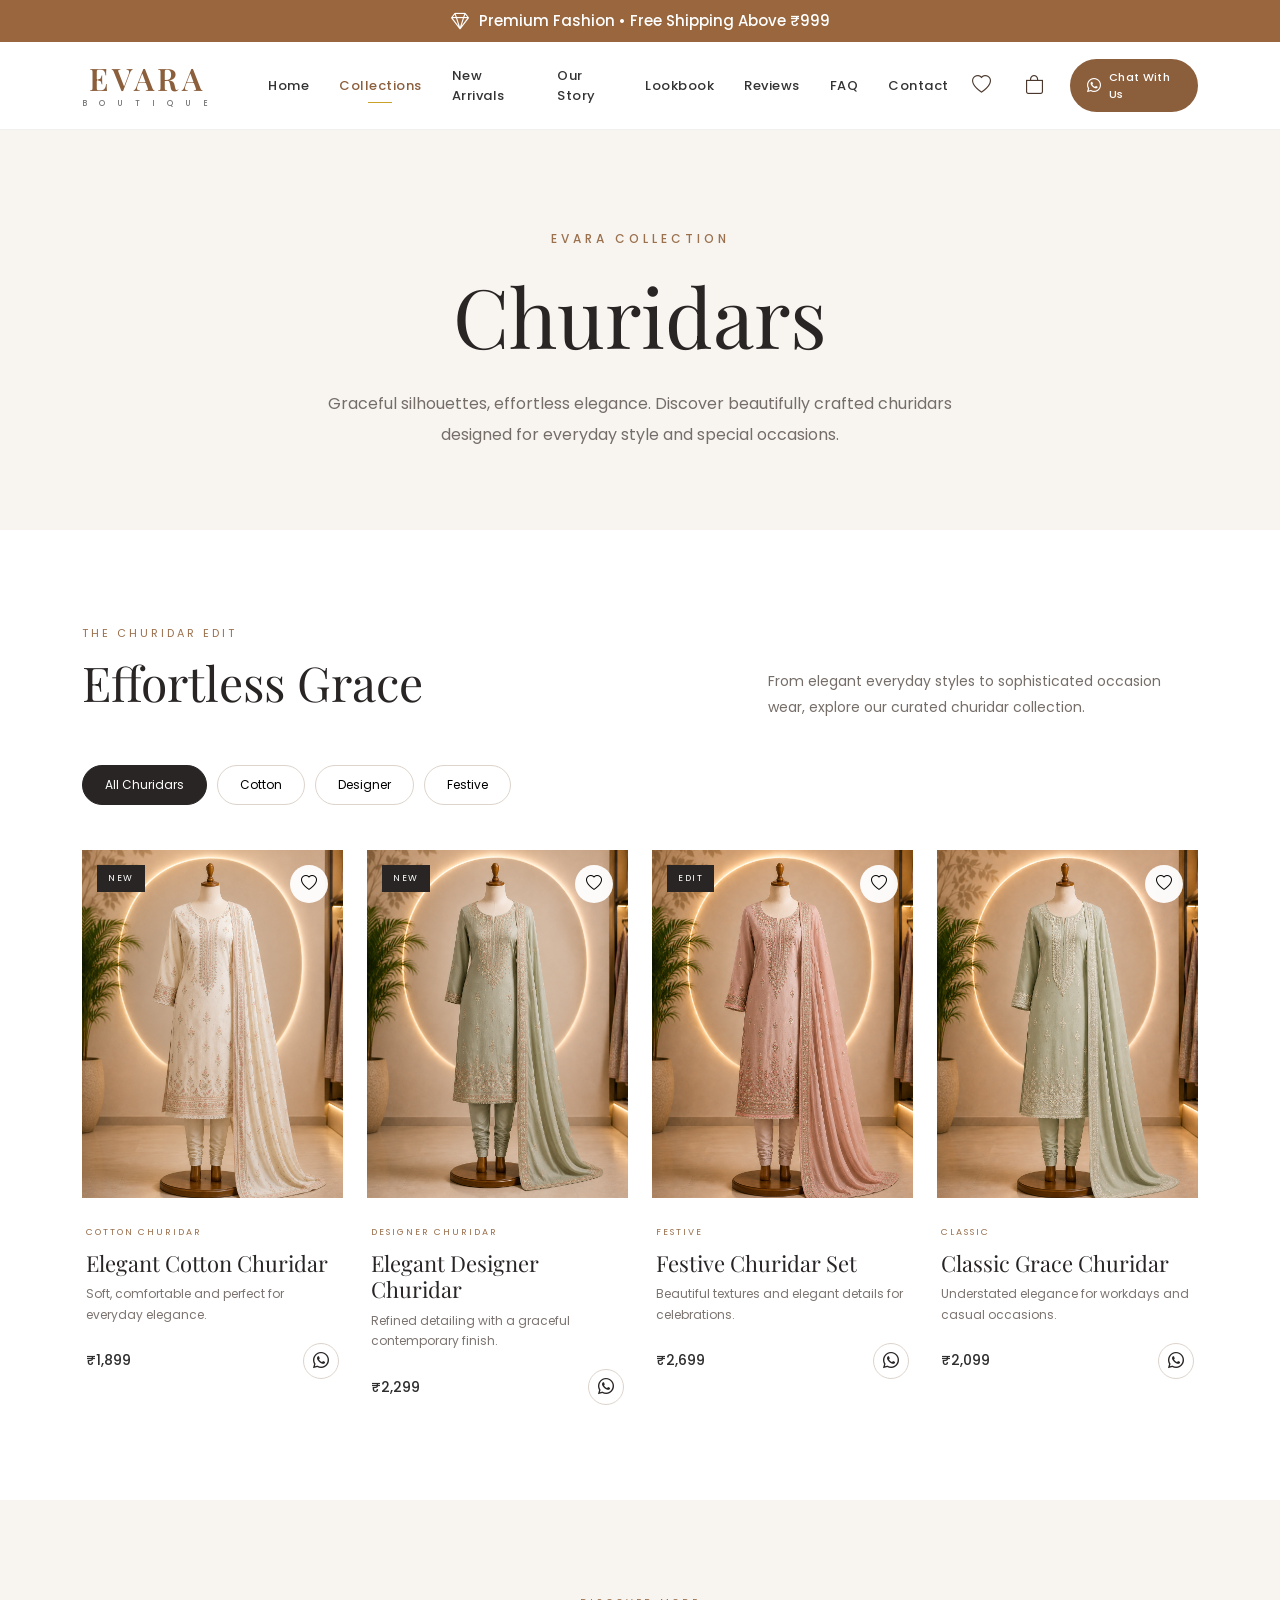
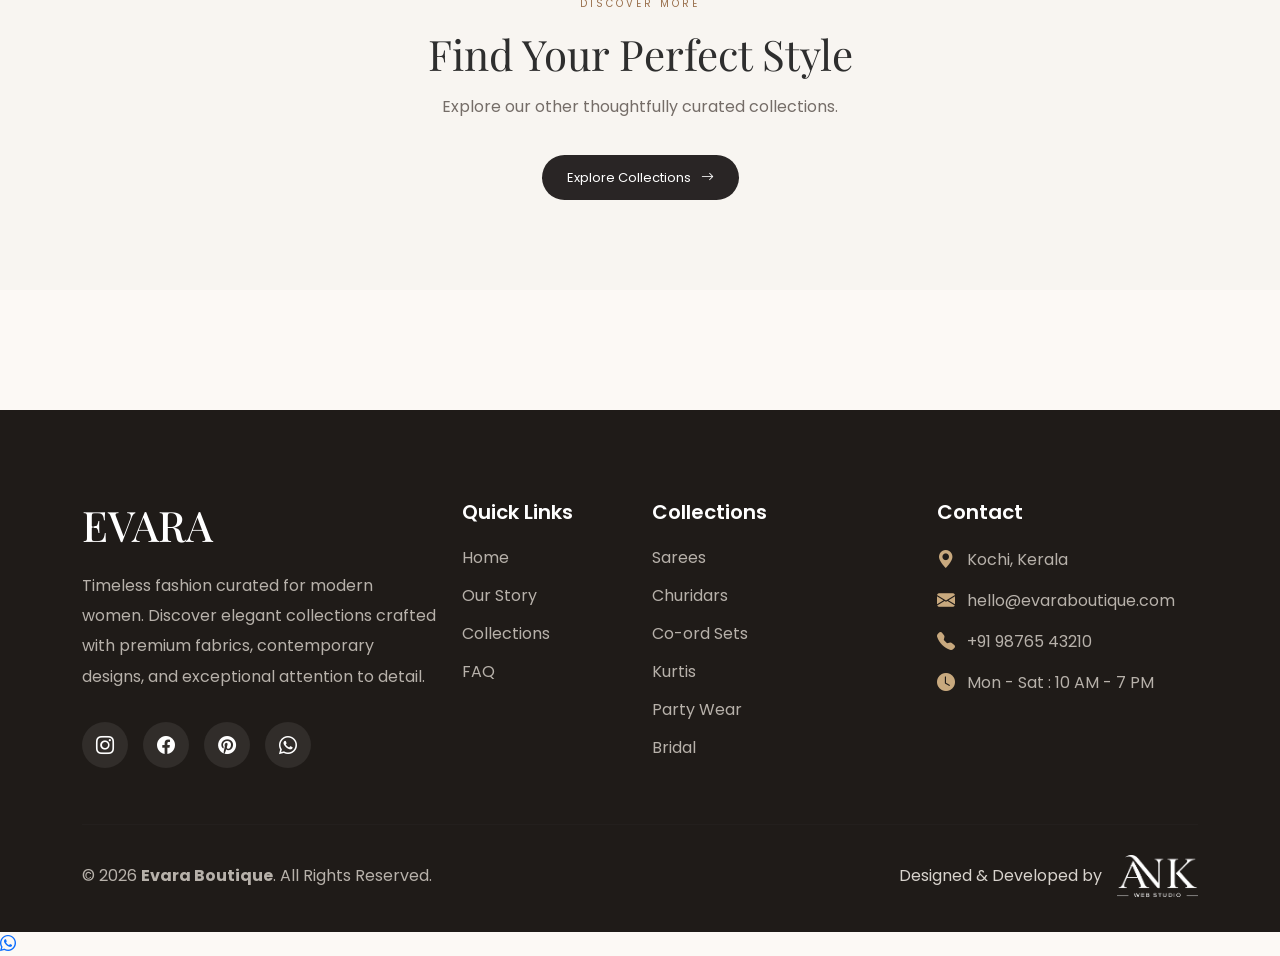
<file: churidarsold.html>
<!DOCTYPE html>

<html lang="en">

<head>


<meta charset="UTF-8">

<meta name="viewport"
      content="width=device-width, initial-scale=1.0">

<title>Churidar Collection | Evara Boutique</title>

<meta name="description"
      content="Explore Evara Boutique's elegant churidar collection featuring graceful designs, premium fabrics and contemporary styles for every occasion.">

<!-- Bootstrap -->
<link
    href="https://cdn.jsdelivr.net/npm/bootstrap@5.3.7/dist/css/bootstrap.min.css"
    rel="stylesheet">

<!-- Bootstrap Icons -->
<link
    rel="stylesheet"
    href="https://cdn.jsdelivr.net/npm/bootstrap-icons@1.13.1/font/bootstrap-icons.min.css">

<!-- Google Fonts -->
<link
    href="https://fonts.googleapis.com/css2?family=Playfair+Display:wght@400;500;600;700&family=Poppins:wght@300;400;500;600&display=swap"
    rel="stylesheet">

<!-- Main CSS -->
<link
    rel="stylesheet"
    href="css/style.css">

<!-- Collection CSS -->
<link
    rel="stylesheet"
    href="css/collection.css">


</head>

<body>

<!-- =====================================================
     TOP BAR
===================================================== -->

<div class="top-bar">


<i class="bi bi-gem"></i>

<span>
    Premium Fashion • Free Shipping Above ₹999
</span>


</div>

<!-- =====================================================
     NAVBAR
===================================================== -->

<nav class="navbar navbar-expand-lg evara-navbar sticky-top">


<div class="container">

    <!-- BRAND -->

    <a class="navbar-brand evara-brand"
       href="index.html">

        <span class="brand-name">
            EVARA
        </span>

        <span class="brand-subtitle">
            B O U T I Q U E
        </span>

    </a>


    <!-- MOBILE BUTTON -->

    <button class="navbar-toggler"
            type="button"
            data-bs-toggle="collapse"
            data-bs-target="#menu"
            aria-controls="menu"
            aria-expanded="false"
            aria-label="Toggle navigation">

        <span class="navbar-toggler-icon"></span>

    </button>


    <!-- NAVIGATION -->

    <div class="collapse navbar-collapse"
         id="menu">

        <ul class="navbar-nav mx-auto align-items-lg-center">

            <li class="nav-item">

                <a class="nav-link"
                   href="index.html#hero">

                    Home

                </a>

            </li>


            <li class="nav-item">

                <a class="nav-link active"
                   href="index.html#category">

                    Collections

                </a>

            </li>


            <li class="nav-item">

                <a class="nav-link"
                   href="index.html#featured">

                    New Arrivals

                </a>

            </li>


            <li class="nav-item">

                <a class="nav-link"
                   href="index.html#about">

                    Our Story

                </a>

            </li>


            <li class="nav-item">

                <a class="nav-link"
                   href="index.html#lookbook">

                    Lookbook

                </a>

            </li>


            <li class="nav-item">

                <a class="nav-link"
                   href="index.html#testimonials">

                    Reviews

                </a>

            </li>


            <li class="nav-item">

                <a class="nav-link"
                   href="index.html#faq">

                    FAQ

                </a>

            </li>


            <li class="nav-item">

                <a class="nav-link"
                   href="index.html#contact">

                    Contact

                </a>

            </li>

        </ul>


        <!-- NAV ACTIONS -->

        <div class="evara-nav-actions">

            <a href="#"
               class="nav-icon"
               aria-label="Wishlist">

                <i class="bi bi-heart"></i>

            </a>


            <a href="#"
               class="nav-icon"
               aria-label="Shopping Bag">

                <i class="bi bi-bag"></i>

            </a>


            <a href="#"
               class="nav-whatsapp">

                <i class="bi bi-whatsapp"></i>

                <span>
                    Chat With Us
                </span>

            </a>

        </div>

    </div>

</div>


</nav>

<!-- =====================================================
     COLLECTION HERO
===================================================== -->

<section class="collection-hero">


<div class="container">

    <span class="collection-label">
        EVARA COLLECTION
    </span>

    <h1>
        Churidars
    </h1>

    <p>
        Graceful silhouettes, effortless elegance.
        Discover beautifully crafted churidars designed
        for everyday style and special occasions.
    </p>

</div>


</section>

<!-- =====================================================
     COLLECTION CONTENT
===================================================== -->

<section class="saree-collection">


<div class="container">


    <!-- HEADING -->

    <div class="collection-heading">

        <div>

            <span>
                THE CHURIDAR EDIT
            </span>

            <h2>
                Effortless Grace
            </h2>

        </div>


        <p>
            From elegant everyday styles to sophisticated
            occasion wear, explore our curated churidar collection.
        </p>

    </div>



    <!-- FILTER -->

    <div class="collection-filter">

        <button class="filter-btn active">
            All Churidars
        </button>

        <button class="filter-btn">
            Cotton
        </button>

        <button class="filter-btn">
            Designer
        </button>

        <button class="filter-btn">
            Festive
        </button>

    </div>



    <!-- =================================================
         PRODUCT GRID
    ================================================== -->

    <div class="saree-grid">


        <!-- PRODUCT 01 -->

        <div class="saree-product">

            <div class="saree-image">

                <img
                    src="images/churidar-1.png"
                    alt="Elegant Cotton Churidar"
                    loading="lazy">

                <span class="saree-badge">
                    NEW
                </span>


                <button class="saree-wishlist"
                        type="button"
                        aria-label="Add Elegant Cotton Churidar to wishlist">

                    <i class="bi bi-heart"></i>

                </button>


                <div class="saree-overlay">

                    <a
                        href="view-details.html?product=churidar"
                        class="saree-view">

                        View Details

                        <i class="bi bi-arrow-up-right"></i>

                    </a>

                </div>

            </div>


            <div class="saree-content">

                <span>
                    COTTON CHURIDAR
                </span>

                <h3>
                    Elegant Cotton Churidar
                </h3>

                <p>
                    Soft, comfortable and perfect for everyday elegance.
                </p>


                <div class="saree-bottom">

                    <strong>
                        ₹1,899
                    </strong>

                    <a href="#"
                       aria-label="Enquire on WhatsApp">

                        <i class="bi bi-whatsapp"></i>

                    </a>

                </div>

            </div>

        </div>



        <!-- PRODUCT 02 -->

        <div class="saree-product">

            <div class="saree-image">

                <img
                    src="images/churidar-2.png"
                    alt="Elegant Designer Churidar"
                    loading="lazy">

                <span class="saree-badge">
                    NEW
                </span>


                <button class="saree-wishlist"
                        type="button"
                        aria-label="Add Elegant Designer Churidar to wishlist">

                    <i class="bi bi-heart"></i>

                </button>


                <div class="saree-overlay">

                    <a
                        href="view-details.html?product=churidar-2"
                        class="saree-view">

                        View Details

                        <i class="bi bi-arrow-up-right"></i>

                    </a>

                </div>

            </div>


            <div class="saree-content">

                <span>
                    DESIGNER CHURIDAR
                </span>

                <h3>
                    Elegant Designer Churidar
                </h3>

                <p>
                    Refined detailing with a graceful contemporary finish.
                </p>


                <div class="saree-bottom">

                    <strong>
                        ₹2,299
                    </strong>

                    <a href="#"
                       aria-label="Enquire on WhatsApp">

                        <i class="bi bi-whatsapp"></i>

                    </a>

                </div>

            </div>

        </div>



        <!-- PRODUCT 03 -->

        <div class="saree-product">

            <div class="saree-image">

                <img
                    src="images/churidar-3.png"
                    alt="Festive Churidar Set"
                    loading="lazy">

                <span class="saree-badge">
                    EDIT
                </span>


                <button class="saree-wishlist"
                        type="button"
                        aria-label="Add Festive Churidar Set to wishlist">

                    <i class="bi bi-heart"></i>

                </button>


                <div class="saree-overlay">

                    <a
                        href="view-details.html?product=churidar-3"
                        class="saree-view">

                        View Details

                        <i class="bi bi-arrow-up-right"></i>

                    </a>

                </div>

            </div>


            <div class="saree-content">

                <span>
                    FESTIVE
                </span>

                <h3>
                    Festive Churidar Set
                </h3>

                <p>
                    Beautiful textures and elegant details for celebrations.
                </p>


                <div class="saree-bottom">

                    <strong>
                        ₹2,699
                    </strong>

                    <a href="#"
                       aria-label="Enquire on WhatsApp">

                        <i class="bi bi-whatsapp"></i>

                    </a>

                </div>

            </div>

        </div>



        <!-- PRODUCT 04 -->

        <div class="saree-product">

            <div class="saree-image">

                <img
                    src="images/churidar-4.png"
                    alt="Classic Churidar Set"
                    loading="lazy">


                <button class="saree-wishlist"
                        type="button"
                        aria-label="Add Classic Churidar Set to wishlist">

                    <i class="bi bi-heart"></i>

                </button>


                <div class="saree-overlay">

                    <a
                        href="view-details.html?product=churidar-4"
                        class="saree-view">

                        View Details

                        <i class="bi bi-arrow-up-right"></i>

                    </a>

                </div>

            </div>


            <div class="saree-content">

                <span>
                    CLASSIC
                </span>

                <h3>
                    Classic Grace Churidar
                </h3>

                <p>
                    Understated elegance for workdays and casual occasions.
                </p>


                <div class="saree-bottom">

                    <strong>
                        ₹2,099
                    </strong>

                    <a href="#"
                       aria-label="Enquire on WhatsApp">

                        <i class="bi bi-whatsapp"></i>

                    </a>

                </div>

            </div>

        </div>

    </div>

</div>


</section>

<!-- =====================================================
     COLLECTION CTA
===================================================== -->

<section class="collection-cta">


<div class="container">

    <span>
        DISCOVER MORE
    </span>

    <h2>
        Find Your Perfect Style
    </h2>

    <p>
        Explore our other thoughtfully curated collections.
    </p>

    <a href="index.html#category"
       class="collection-cta-button">

        Explore Collections

        <i class="bi bi-arrow-right"></i>

    </a>

</div>


</section>

<!-- =====================================================
     FOOTER
===================================================== -->

<footer class="footer">


<div class="container">

    <div class="row gy-5">


        <!-- BRAND -->

        <div class="col-lg-4">

            <h2 class="footer-logo">
                EVARA
            </h2>

            <p class="footer-text">

                Timeless fashion curated for modern women.
                Discover elegant collections crafted with
                premium fabrics, contemporary designs,
                and exceptional attention to detail.

            </p>


            <div class="social-links">

                <a href="#">
                    <i class="bi bi-instagram"></i>
                </a>

                <a href="#">
                    <i class="bi bi-facebook"></i>
                </a>

                <a href="#">
                    <i class="bi bi-pinterest"></i>
                </a>

                <a href="#">
                    <i class="bi bi-whatsapp"></i>
                </a>

            </div>

        </div>



        <!-- QUICK LINKS -->

        <div class="col-lg-2">

            <h5>
                Quick Links
            </h5>

            <ul class="footer-links">

                <li>
                    <a href="index.html#hero">
                        Home
                    </a>
                </li>

                <li>
                    <a href="index.html#about">
                        Our Story
                    </a>
                </li>

                <li>
                    <a href="index.html#category">
                        Collections
                    </a>
                </li>

                <li>
                    <a href="index.html#faq">
                        FAQ
                    </a>
                </li>

            </ul>

        </div>



        <!-- COLLECTIONS -->

        <div class="col-lg-3">

            <h5>
                Collections
            </h5>

            <ul class="footer-links">

                <li>
                    <a href="sarees.html">
                        Sarees
                    </a>
                </li>

                <li>
                    <a href="churidars.html">
                        Churidars
                    </a>
                </li>

                <li>
                    <a href="coord-sets.html">
                        Co-ord Sets
                    </a>
                </li>

                <li>
                    <a href="kurtis.html">
                        Kurtis
                    </a>
                </li>

                <li>
                    <a href="party-wear.html">
                        Party Wear
                    </a>
                </li>

                <li>
                    <a href="bridal.html">
                        Bridal
                    </a>
                </li>

            </ul>

        </div>



        <!-- CONTACT -->

        <div class="col-lg-3">

            <h5>
                Contact
            </h5>

            <ul class="footer-contact">

                <li>

                    <i class="bi bi-geo-alt-fill"></i>

                    Kochi, Kerala

                </li>


                <li>

                    <i class="bi bi-envelope-fill"></i>

                    hello@evaraboutique.com

                </li>


                <li>

                    <i class="bi bi-telephone-fill"></i>

                    +91 98765 43210

                </li>


                <li>

                    <i class="bi bi-clock-fill"></i>

                    Mon - Sat : 10 AM - 7 PM

                </li>

            </ul>

        </div>

    </div>


    <hr class="footer-divider">


    <div class="footer-bottom">

        <p>
            © 2026
            <strong>Evara Boutique</strong>.
            All Rights Reserved.
        </p>


        <div class="developer">

            <span>
                Designed & Developed by
            </span>

            <img
                src="images/ANK LOGO.png"
                alt="ANK Web Studio"
                class="ank-logo">

        </div>

    </div>

</div>


</footer>

<!-- FLOATING WHATSAPP -->

<a href="#"
class="whatsapp"
aria-label="Chat with Evara Boutique on WhatsApp">


<i class="bi bi-whatsapp"></i>


</a>

<!-- Bootstrap JS -->

<script
    src="https://cdn.jsdelivr.net/npm/bootstrap@5.3.7/dist/js/bootstrap.bundle.min.js">
</script>

</body>

</html>
</file>
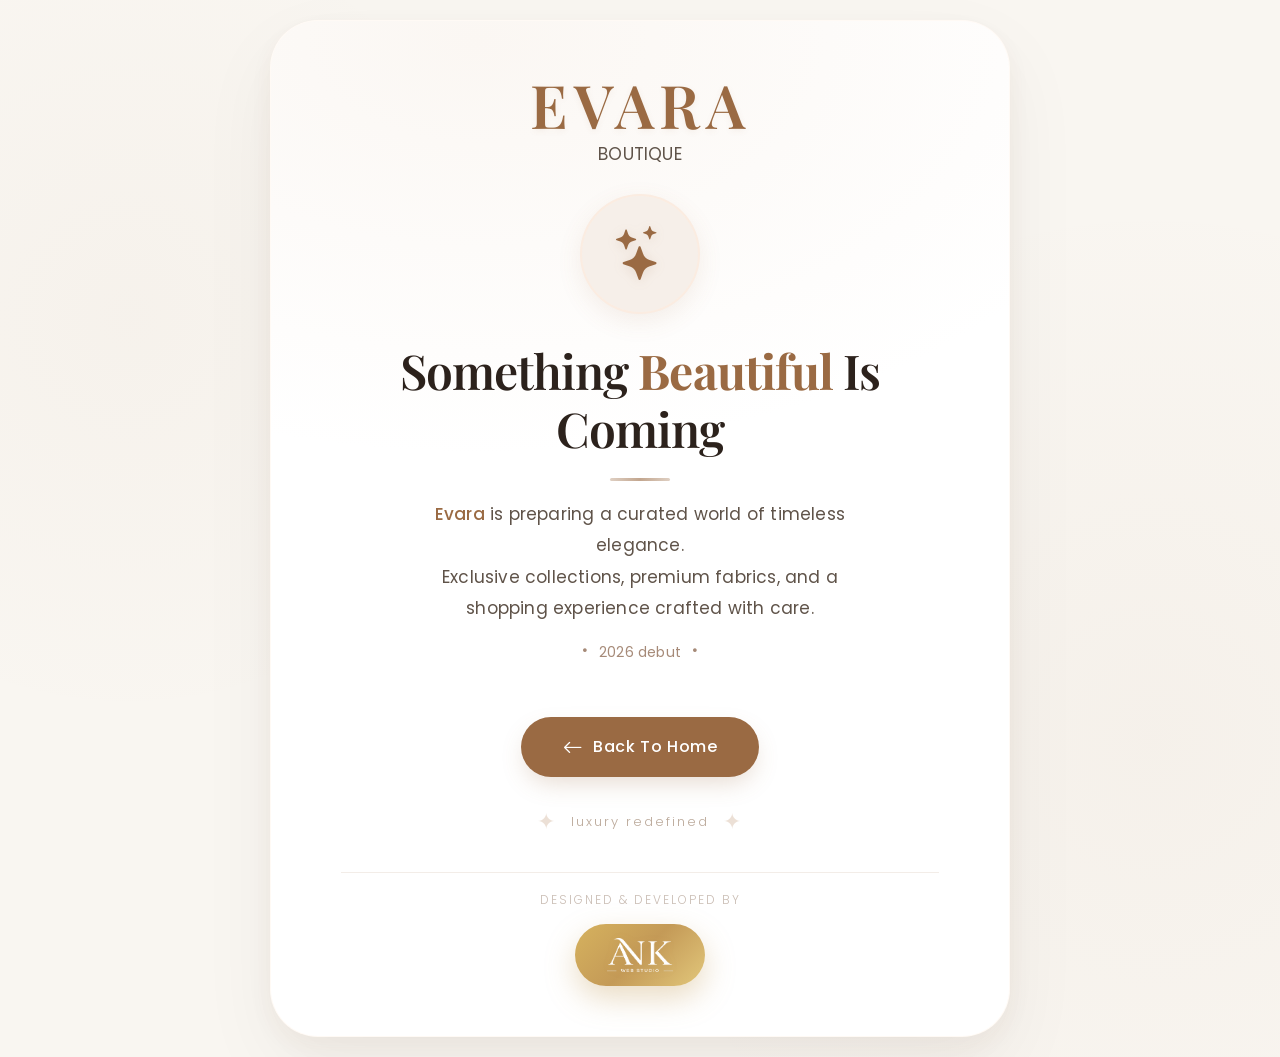
<file: coming-soon.html>
<!DOCTYPE html>
<html lang="en">
<head>
  <meta charset="UTF-8">
  <meta name="viewport" content="width=device-width, initial-scale=1">
  <title>Evara · coming soon</title>
  <!-- Bootstrap + icons (lightweight) -->
  <link href="https://cdn.jsdelivr.net/npm/bootstrap@5.3.7/dist/css/bootstrap.min.css" rel="stylesheet">
  <link rel="stylesheet" href="https://cdn.jsdelivr.net/npm/bootstrap-icons@1.13.1/font/bootstrap-icons.min.css">
  <!-- Google Fonts: elegant serif + clean sans -->
  <link href="https://fonts.googleapis.com/css2?family=Playfair+Display:wght@500;600;700&family=Poppins:wght@300;400;500;600&display=swap" rel="stylesheet">
  <style>
    /* ---- reset / base ---- */
    * { margin: 0; padding: 0; box-sizing: border-box; }
    body {
      font-family: 'Poppins', sans-serif;
      background: #F9F6F1;
      display: flex;
      justify-content: center;
      align-items: center;
      min-height: 100vh;
      margin: 0;
      padding: 20px;
      /* subtle texture overlay (brandable) */
      background-image: radial-gradient(circle at 10% 30%, rgba(154, 106, 67, 0.03) 0%, transparent 30%),
                        radial-gradient(circle at 90% 70%, rgba(154, 106, 67, 0.04) 0%, transparent 40%);
    }

    /* main card – soft, lifted, warm */
    .coming-box {
      max-width: 740px;
      width: 100%;
      background: #ffffff;
      padding:50px 70px;
      border-radius: 48px;
      text-align: center;
      box-shadow: 0 30px 80px rgba(0, 0, 0, 0.05), 0 10px 30px rgba(154, 106, 67, 0.06);
      backdrop-filter: blur(2px);
      transition: transform 0.25s ease, box-shadow 0.3s ease;
      border: 1px solid rgba(255, 245, 235, 0.5);
      position: relative;
      overflow: hidden;
    }
    /* subtle glow accent */
    .coming-box::before {
      content: '';
      position: absolute;
      top: -30%;
      left: -20%;
      width: 160%;
      height: 80%;
      background: radial-gradient(ellipse at 30% 40%, rgba(235, 215, 195, 0.2) 0%, transparent 60%);
      pointer-events: none;
      z-index: 0;
    }
    .coming-box > * { position: relative; z-index: 1; }

    /* logo – elegant, timeless */
    .logo {
      font-family: 'Playfair Display', serif;
      color: #9A6A43;
      font-size: 60px;
      font-weight: 600;
      letter-spacing: 6px;
      line-height: 1.1;
      text-shadow: 0 2px 6px rgba(154, 106, 67, 0.08);
      margin-bottom: 2px;
    }
    .sub {
      letter-spacing: 10px;
      color: #a68a78;
      font-weight: 300;
      font-size: 15px;
      text-transform: uppercase;
      margin-top: -6px;
      margin-bottom: 28px;
      opacity: 0.8;
    }

    /* icon circle – modern, with a touch of luxury */
    .fashion-icon {
      width: 120px;
      height: 120px;
      margin: 0 auto 28px;
      background: #F6EFE9;
      border-radius: 50%;
      display: flex;
      justify-content: center;
      align-items: center;
      transition: all 0.3s ease;
      box-shadow: 0 8px 25px rgba(154, 106, 67, 0.10);
      border: 2px solid rgba(255, 235, 220, 0.6);
    }
    .fashion-icon i {
      font-size: 54px;
      color: #9A6A43;
      filter: drop-shadow(0 2px 6px rgba(154, 106, 67, 0.15));
      transition: transform 0.3s ease;
    }
    .fashion-icon:hover i { transform: scale(1.05) rotate(-2deg); }

    /* headline – refined */
    h1 {
      font-family: 'Playfair Display', serif;
      font-size: 48px;
      font-weight: 600;
      letter-spacing: -0.02em;
      color: #2c221c;
      margin-bottom: 14px;
      line-height: 1.2;
    }
    h1 span { color: #9A6A43; font-weight: 700; }

    /* description – airy, readable */
    p {
      color: #5f5349;
      font-size: 17px;
      line-height: 1.85;
      max-width: 480px;
      margin: 0 auto 18px;
      font-weight: 400;
      letter-spacing: 0.2px;
    }
    .highlight-text {
      color: #9A6A43;
      font-weight: 500;
    }

    /* button – warm, earthy, with a brand touch */
    .btn-custom {
      margin-top: 30px;
      border-radius: 60px;
      padding: 15px 42px;
      background: #9A6A43;
      border: none;
      color: #fff;
      font-weight: 500;
      font-size: 16px;
      letter-spacing: 0.6px;
      transition: all 0.25s ease;
      box-shadow: 0 10px 25px -5px rgba(154, 106, 67, 0.25);
      display: inline-flex;
      align-items: center;
      gap: 10px;
      text-decoration: none;
    }
    .btn-custom i {
      font-size: 20px;
      transition: transform 0.2s ease;
    }
    .btn-custom:hover {
      background: #7e5536;
      transform: translateY(-3px);
      box-shadow: 0 18px 35px -8px rgba(154, 106, 67, 0.35);
      color: #fff;
    }
    .btn-custom:hover i { transform: translateX(-4px); }

    /* small decorative line (brand signature) */
    .brand-divider {
      width: 60px;
      height: 3px;
      background: linear-gradient(90deg, #c9b09b, #9A6A43, #c9b09b);
      margin: 20px auto 18px;
      border-radius: 10px;
      opacity: 0.6;
    }

    /* extra brand flair – tiny stars */
    .sparkle {
      display: inline-block;
      font-size: 22px;
      color: #dac2ae;
      margin: 0 6px;
      opacity: 0.5;
      letter-spacing: 2px;
    }

    /* ===== DEVELOPER CREDIT – exactly as requested ===== */
    .developer {
        display: flex;
      margin-top: 34px;
      padding-top: 18px;
      border-top: 1px solid rgba(154, 106, 67, 0.12);
      display: flex;
      flex-direction: column;
      align-items: center;
      justify-content: center;
      gap: 15px;
    }
    .developer-logo{

    display:inline-flex;

    align-items:center;

    justify-content:center;

    padding:14px 32px;

    background:linear-gradient(135deg,#D6B25E 0%,#C49A57 50%,#E2C77B 100%);

    border-radius:50px;

    box-shadow:0 12px 30px rgba(196,154,87,.35);

    transition:.35s ease;

}

.developer-logo:hover{

    transform:translateY(-3px);

    box-shadow:0 18px 40px rgba(196,154,87,.45);

}

.developer-logo img{

    height:34px;

    width:auto;

}
    .developer small {
      font-size: 12px;
      font-weight: 300;
      letter-spacing: 2px;
      text-transform: uppercase;
      color: #b3a093;
      opacity: 0.7;
    }
    .developer a {
      display: inline-block;
      transition: transform 0.25s ease, filter 0.3s ease;
      text-decoration: none;
      line-height: 1;
    }
    .developer a:hover {
      transform: scale(1.03);
      filter: brightness(1.05);
    }
    .ank-logo {
      height: 38px;         /* white logo – fits perfectly on light bg */
      width: auto;
      display: block;
      filter: drop-shadow(0 2px 6px rgba(154, 106, 67, 0.08));
      transition: filter 0.3s ease;
    }
    .developer a:hover .ank-logo {
      filter: drop-shadow(0 4px 12px rgba(154, 106, 67, 0.18));
    }

    /* responsive */
    @media (max-width: 576px) {
      .coming-box { padding: 40px 22px 32px; border-radius: 32px; }
      .logo { font-size: 44px; letter-spacing: 4px; }
      .sub { letter-spacing: 6px; font-size: 13px; }
      .fashion-icon { width: 100px; height: 100px; }
      .fashion-icon i { font-size: 44px; }
      h1 { font-size: 34px; }
      p { font-size: 15px; }
      .btn-custom { padding: 13px 30px; font-size: 15px; }
      .ank-logo { height: 32px; }
    }
    @media (max-width: 400px) {
      .logo { font-size: 36px; }
      h1 { font-size: 28px; }
    }
  </style>
</head>
<body>

<div class="coming-box">

  <!-- brand logo -->
  <div class="brand mb-4">

    <h1 class="logo">
        EVARA
    </h1>

    <p class="logo-sub">
        BOUTIQUE
    </p>

</div>
  <!-- icon with subtle animation -->
  <div class="fashion-icon">
    <i class="bi bi-stars"></i>
  </div>

  <!-- headline with brand colour accent -->
  <h1>
    Something <span>Beautiful</span> Is Coming
  </h1>

  <!-- subtle divider -->
  <div class="brand-divider"></div>

  <!-- description – engaging & brand-forward -->
  <p>
    <span class="highlight-text">Evara</span> is preparing a curated world of timeless elegance.<br>
    Exclusive collections, premium fabrics, and a shopping experience crafted with care.
    <span style="display: inline-block; margin-top: 8px; font-size: 14px; color: #a68a78;">
      <i class="bi bi-dot" style="font-size: 20px;"></i> 2026 debut <i class="bi bi-dot" style="font-size: 20px;"></i>
    </span>
  </p>

  <!-- back home button – elegant and inviting -->
  <a href="index.html" class="btn-custom">
    <i class="bi bi-arrow-left"></i> Back To Home
  </a>

  <!-- tiny extra brand detail (catchy) -->
  <div style="margin-top: 28px; font-size: 13px; color: #bba99a; letter-spacing: 2px; display: flex; justify-content: center; gap: 8px; flex-wrap: wrap; align-items: center;">
    <span class="sparkle">✦</span>
    <span style="font-weight: 300;">luxury redefined</span>
    <span class="sparkle">✦</span>
  </div>

  <!-- ===== DEVELOPER CREDIT – exactly as requested ===== -->
  <div class="developer">
    <small>Designed &amp; Developed by</small>
    <div class="developer-logo">
    <a href="https://ankwebstudio.in" target="_blank">
      <img src="images/ANK LOGO.png"
           alt="ANK Web Studio"
           class="ank-logo">
    </a>
  </div>
  </div>
  <!-- ===== end developer credit ===== -->

</div>

<!-- optional subtle background animation (css only) -->
</body>
</html>
</file>
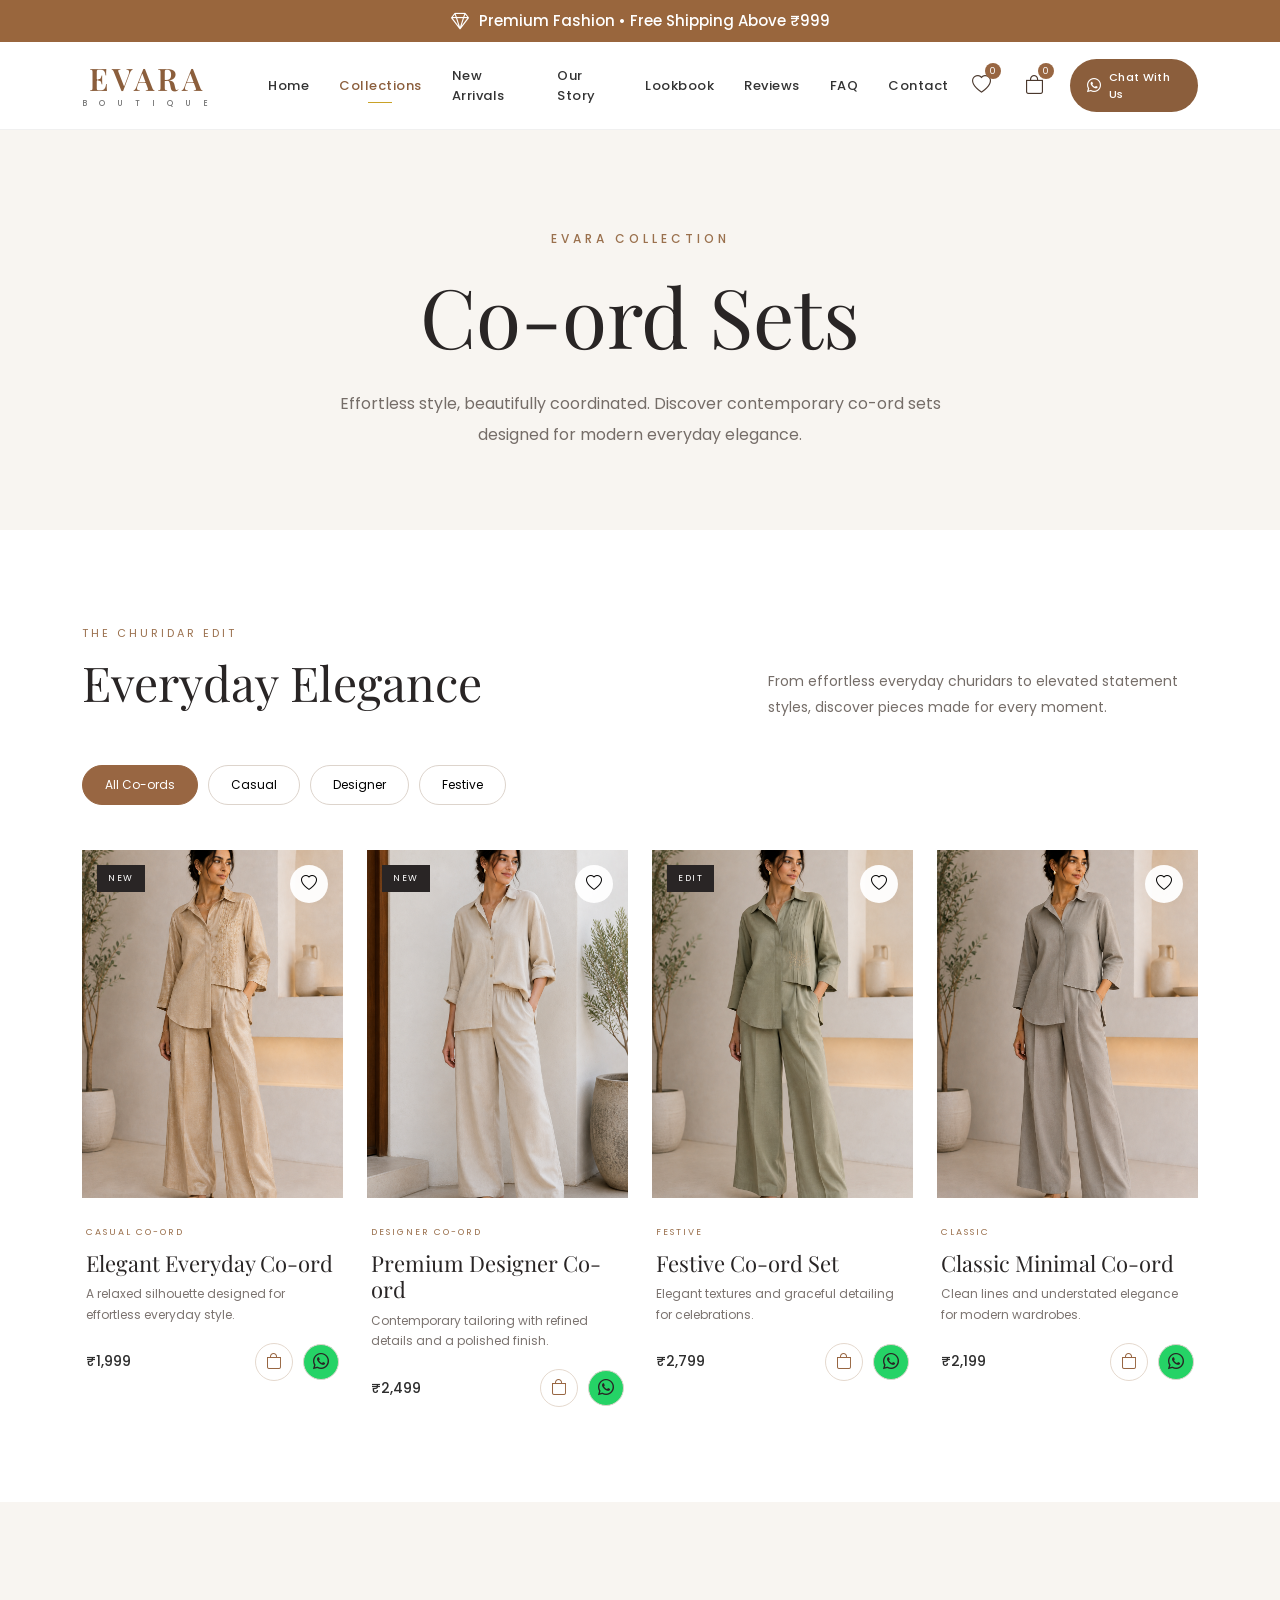
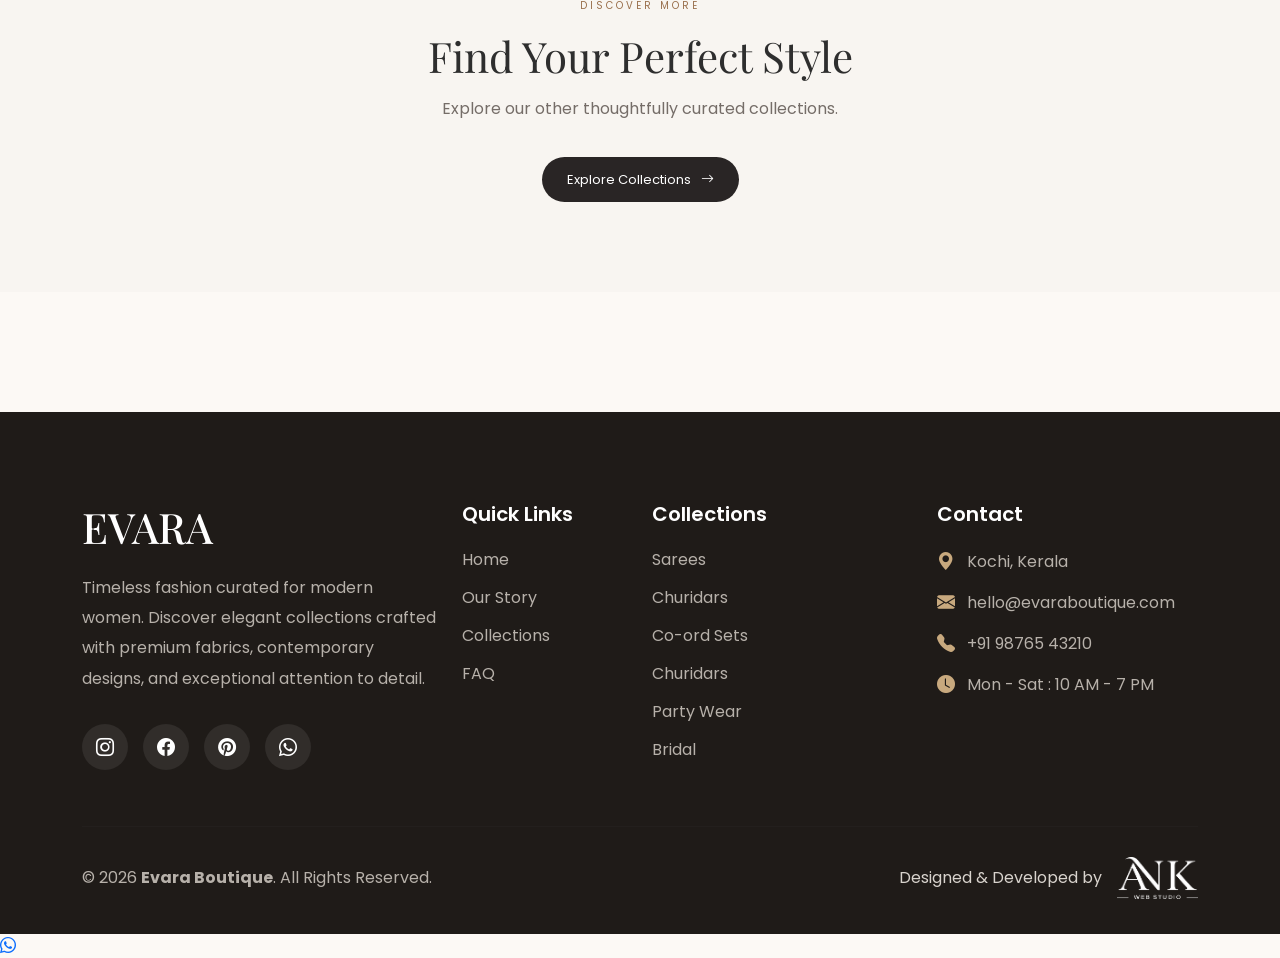
<file: coord-sets.html>
<!DOCTYPE html>
<html lang="en">

<head>

    <meta charset="UTF-8">

    <meta name="viewport"
          content="width=device-width, initial-scale=1.0">

    <title>Co-ord Sets Collection | Evara Boutique</title>

    <meta name="description"
          content="Explore Evara Boutique's elegant co-ord sets featuring contemporary silhouettes, premium fabrics and effortless styles for modern women.">

    <!-- Bootstrap -->
    <link
        href="https://cdn.jsdelivr.net/npm/bootstrap@5.3.7/dist/css/bootstrap.min.css"
        rel="stylesheet">

    <!-- Bootstrap Icons -->
    <link
        rel="stylesheet"
        href="https://cdn.jsdelivr.net/npm/bootstrap-icons@1.13.1/font/bootstrap-icons.min.css">

    <!-- Google Fonts -->
    <link
        href="https://fonts.googleapis.com/css2?family=Playfair+Display:wght@400;500;600;700&family=Poppins:wght@300;400;500;600&display=swap"
        rel="stylesheet">

    <!-- Main CSS -->
    <link
        rel="stylesheet"
        href="css/style.css">

    <!-- Collection CSS -->
    <link
        rel="stylesheet"
        href="css/collection.css">

    <style>
        
.saree-bottom {
    display: flex;
    align-items: center;
    justify-content: space-between;
}

.saree-product-actions {
    display: flex;
    align-items: center;
    gap: 10px;
}

.saree-cart-btn,
.saree-whatsapp-btn {
    width: 38px;
    height: 38px;
    border-radius: 50%;
    display: flex;
    align-items: center;
    justify-content: center;
    font-size: 16px;
    transition: all .3s ease;
}

.saree-cart-btn {
    background: #fff;
    color: #986642;
    border: 1px solid #e5d9ce;
    cursor: pointer;
}

.saree-cart-btn:hover {
    background: #986642;
    color: #fff;
    transform: translateY(-3px);
}

.saree-whatsapp-btn {
    background: #25d366;
    color: #fff;
    text-decoration: none;
    border: none;
}

.saree-whatsapp-btn:hover {
    background: #1da851;
    color: #fff;
    transform: translateY(-3px);
}

        /* OVERLAY */
.shop-panel-overlay {
    position: fixed;
    inset: 0;
    background: rgba(0, 0, 0, 0.45);
    z-index: 9998;
    opacity: 0;
    visibility: hidden;
    transition: all 0.4s ease;
}

/* SIDEBAR */
.shop-side-panel {
    position: fixed;
    top: 0;
    right: 0;
    width: 430px;
    max-width: 100%;
    height: 100vh;
    background: #fff;
    z-index: 9999;
    transform: translateX(100%);
    visibility: hidden;
    transition: transform 0.4s ease, visibility 0.4s ease;
    display: flex;
    flex-direction: column;
}

/* OPEN STATE */
.shop-side-panel.active {
    transform: translateX(0);
    visibility: visible;
}

.shop-panel-overlay.active {
    opacity: 1;
    visibility: visible;
}

/* MOBILE */
@media (max-width: 576px) {
    .shop-side-panel {
        width: 100%;
    }
}

        
/* =====================================================
   EVARA CART & WISHLIST SIDEBAR
===================================================== */

/* PREVENT BACKGROUND SCROLL */

body.shop-panel-open {
    overflow: hidden;
}


/* =====================================================
   OVERLAY
===================================================== */

.shop-panel-overlay {
    position: fixed;
    inset: 0;
    background: rgba(32, 25, 20, 0.48);
    backdrop-filter: blur(3px);
    -webkit-backdrop-filter: blur(3px);

    z-index: 9998;

    opacity: 0;
    visibility: hidden;
    pointer-events: none;

    transition: opacity 0.4s ease,
                visibility 0.4s ease;
}

.shop-panel-overlay.active {
    opacity: 1;
    visibility: visible;
    pointer-events: auto;
}


/* =====================================================
   MAIN SIDEBAR
===================================================== */

.shop-side-panel {
    position: fixed;

    top: 0;
    right: 0;

    width: 450px;
    max-width: 100%;

    height: 100vh;
    height: 100dvh;

    background: #fffdfb;

    z-index: 9999;

    display: flex;
    flex-direction: column;

    transform: translateX(100%);
    visibility: hidden;

    transition: transform 0.45s cubic-bezier(0.77, 0, 0.175, 1),
                visibility 0.45s ease;

    box-shadow: -12px 0 45px rgba(0, 0, 0, 0.12);

    overflow: hidden;
}

.shop-side-panel.active {
    transform: translateX(0);
    visibility: visible;
}


/* =====================================================
   SIDEBAR HEADER
===================================================== */

.shop-panel-header {
    display: flex;
    align-items: center;
    justify-content: space-between;

    padding: 27px 28px 23px;

    border-bottom: 1px solid #eee6df;

    background: #fffdfb;
}

.shop-panel-heading h2 {
    font-family: 'Playfair Display', serif;

    font-size: 25px;
    font-weight: 500;

    color: #49382c;

    margin: 0 0 5px;
}

.shop-panel-heading span {
    font-family: 'Poppins', sans-serif;

    font-size: 9px;
    letter-spacing: 3px;

    color: #a68b75;
}


/* CLOSE BUTTON */

.shop-panel-close {
    width: 39px;
    height: 39px;

    border-radius: 50%;

    border: 1px solid #e8ddd3;

    background: transparent;

    color: #76543e;

    display: flex;
    align-items: center;
    justify-content: center;

    font-size: 15px;

    cursor: pointer;

    transition: all 0.3s ease;
}

.shop-panel-close:hover {
    background: #986642;
    color: #fff;
    border-color: #986642;

    transform: rotate(90deg);
}


/* =====================================================
   SIDEBAR TABS
===================================================== */

.shop-panel-tabs {
    display: flex;

    padding: 0 28px;

    border-bottom: 1px solid #eee6df;

    background: #fffdfb;
}

.shop-tab {
    position: relative;

    flex: 1;

    padding: 17px 8px;

    border: none;
    background: transparent;

    font-family: 'Poppins', sans-serif;

    font-size: 12px;
    font-weight: 500;

    color: #9b8b7f;

    cursor: pointer;

    transition: color 0.3s ease;
}

.shop-tab span {
    display: inline-flex;

    align-items: center;
    justify-content: center;

    min-width: 19px;
    height: 19px;

    margin-left: 4px;

    border-radius: 50%;

    background: #f2eae3;

    color: #986642;

    font-size: 10px;
}

.shop-tab::after {
    content: "";

    position: absolute;

    left: 0;
    bottom: -1px;

    width: 100%;
    height: 2px;

    background: #986642;

    transform: scaleX(0);

    transition: transform 0.3s ease;
}

.shop-tab.active {
    color: #76513a;
}

.shop-tab.active::after {
    transform: scaleX(1);
}


/* =====================================================
   SIDEBAR PRODUCT AREA
===================================================== */

.shop-panel-items {
    flex: 1;

    overflow-y: auto;

    padding: 10px 28px 25px;

    background: #fffdfb;
}

.shop-panel-items::-webkit-scrollbar {
    width: 4px;
}

.shop-panel-items::-webkit-scrollbar-track {
    background: #f8f3ef;
}

.shop-panel-items::-webkit-scrollbar-thumb {
    background: #c7a58a;
    border-radius: 10px;
}


/* =====================================================
   PRODUCT ITEM
===================================================== */

.shop-item {
    position: relative;

    display: flex;
    align-items: flex-start;

    gap: 16px;

    padding: 20px 0;

    border-bottom: 1px solid #eee6df;

    animation: shopItemAppear 0.35s ease both;
}

@keyframes shopItemAppear {
    from {
        opacity: 0;
        transform: translateY(12px);
    }

    to {
        opacity: 1;
        transform: translateY(0);
    }
}


/* PRODUCT IMAGE */

.shop-item > img {
    width: 95px;
    height: 120px;

    object-fit: cover;

    border-radius: 3px;

    background: #f4eee8;

    flex-shrink: 0;
}


/* PRODUCT DETAILS */

.shop-item-info {
    flex: 1;
    min-width: 0;
    padding-top: 4px;
}

.shop-item-info h3 {
    font-family: 'Playfair Display', serif;

    font-size: 16px;
    font-weight: 500;

    line-height: 1.4;

    color: #49382c;

    margin: 0 0 8px;
}

.shop-item-info p {
    font-family: 'Poppins', sans-serif;

    font-size: 13px;
    font-weight: 500;

    color: #986642;

    margin: 0 0 13px;
}


/* =====================================================
   QUANTITY CONTROLS
===================================================== */

.shop-item-actions {
    display: flex;
    align-items: center;

    gap: 14px;
}

.shop-qty-btn {
    width: 27px;
    height: 27px;

    border: 1px solid #e6d9ce;

    background: transparent;

    color: #76543e;

    font-size: 17px;

    display: flex;
    align-items: center;
    justify-content: center;

    cursor: pointer;

    transition: all 0.3s ease;
}

.shop-qty-btn:hover {
    background: #986642;
    color: #fff;
    border-color: #986642;
}

.shop-qty {
    font-family: 'Poppins', sans-serif;

    font-size: 12px;
    font-weight: 500;

    color: #49382c;
}


/* =====================================================
   MOVE TO CART BUTTON
===================================================== */

.shop-move-btn {
    padding: 7px 13px;

    border: 1px solid #986642;

    background: transparent;

    color: #986642;

    font-family: 'Poppins', sans-serif;

    font-size: 10px;
    letter-spacing: 0.5px;

    cursor: pointer;

    transition: all 0.3s ease;
}

.shop-move-btn:hover {
    background: #986642;
    color: #fff;
}


/* =====================================================
   REMOVE BUTTON
===================================================== */

.shop-remove {
    width: 30px;
    height: 30px;

    border: none;
    background: transparent;

    color: #b5a397;

    font-size: 14px;

    cursor: pointer;

    transition: all 0.3s ease;
}

.shop-remove:hover {
    color: #b34b3d;
    transform: scale(1.12);
}


/* =====================================================
   EMPTY CART / WISHLIST
===================================================== */

.shop-empty {
    min-height: 330px;

    display: flex;
    flex-direction: column;

    align-items: center;
    justify-content: center;

    text-align: center;

    padding: 30px 15px;

    animation: shopItemAppear 0.4s ease;
}

.shop-empty > i {
    font-size: 43px;

    color: #c5a48a;

    margin-bottom: 20px;
}

.shop-empty h3 {
    font-family: 'Playfair Display', serif;

    font-size: 23px;
    font-weight: 500;

    color: #49382c;

    margin-bottom: 10px;
}

.shop-empty p {
    font-family: 'Poppins', sans-serif;

    font-size: 12px;

    color: #9b8b7f;

    line-height: 1.8;

    margin: 0;
}


/* =====================================================
   SIDEBAR FOOTER
===================================================== */

.shop-panel-footer {
    padding: 23px 28px 28px;

    border-top: 1px solid #eee6df;

    background: #fff;

    flex-shrink: 0;
}


/* SUBTOTAL */

.shop-subtotal {
    display: flex;
    align-items: center;
    justify-content: space-between;

    margin-bottom: 20px;
}

.shop-subtotal span {
    font-family: 'Poppins', sans-serif;

    font-size: 13px;

    color: #806b5b;
}

.shop-subtotal strong {
    font-family: 'Playfair Display', serif;

    font-size: 21px;
    font-weight: 600;

    color: #49382c;
}


/* =====================================================
   CHECKOUT BUTTON
===================================================== */

.shop-checkout {
    width: 100%;

    padding: 16px 20px;

    border: 1px solid #986642;

    background: #986642;

    color: #fff;

    font-family: 'Poppins', sans-serif;

    font-size: 11px;
    font-weight: 500;

    letter-spacing: 1.5px;
    text-transform: uppercase;

    cursor: pointer;

    transition: all 0.35s ease;
}

.shop-checkout:hover:not(:disabled) {
    background: #76513a;
    border-color: #76513a;

    transform: translateY(-2px);

    box-shadow: 0 7px 18px rgba(120, 80, 50, 0.18);
}

.shop-checkout:disabled {
    opacity: 0.5;
    cursor: not-allowed;
}


/* =====================================================
   MOBILE RESPONSIVE
===================================================== */

@media (max-width: 576px) {

    .shop-side-panel {
        width: 100%;
        max-width: 100%;
    }

    .shop-panel-header {
        padding: 22px 20px 18px;
    }

    .shop-panel-heading h2 {
        font-size: 23px;
    }

    .shop-panel-tabs {
        padding: 0 20px;
    }

    .shop-panel-items {
        padding: 8px 20px 20px;
    }

    .shop-item {
        gap: 13px;
        padding: 17px 0;
    }

    .shop-item > img {
        width: 82px;
        height: 108px;
    }

    .shop-item-info h3 {
        font-size: 14px;
    }

    .shop-item-info p {
        font-size: 12px;
    }

    .shop-panel-footer {
        padding: 20px;
    }

    .shop-empty {
        min-height: 280px;
    }
}


/* =====================================================
   SMALL MOBILE
===================================================== */

@media (max-width: 360px) {

    .shop-panel-header {
        padding-left: 15px;
        padding-right: 15px;
    }

    .shop-panel-items {
        padding-left: 15px;
        padding-right: 15px;
    }

    .shop-panel-footer {
        padding: 17px 15px;
    }

    .shop-item > img {
        width: 72px;
        height: 98px;
    }

    .shop-item {
        gap: 10px;
    }
}

        /* FILTER ANIMATION */

.saree-product {
    transition: opacity 0.4s ease, transform 0.4s ease;
}

.saree-product.filter-hidden {
    display: none !important;
}


/* ACTIVE FILTER */

.filter-btn {
    transition: all 0.3s ease;
    cursor: pointer;
}

.filter-btn.active {
    background: #986642;
    color: #fff;
    border-color: #986642;
}

    </style>

</head>


<body>


<!-- =====================================================
     TOP BAR
===================================================== -->

<div class="top-bar">

    <i class="bi bi-gem"></i>

    <span>
        Premium Fashion • Free Shipping Above ₹999
    </span>

</div>



<!-- =====================================================
     NAVBAR
===================================================== -->

<nav class="navbar navbar-expand-lg evara-navbar sticky-top">

    <div class="container">

        <!-- BRAND -->

        <a class="navbar-brand evara-brand"
           href="index.html">

            <span class="brand-name">
                EVARA
            </span>

            <span class="brand-subtitle">
                B O U T I Q U E
            </span>

        </a>


        <!-- MOBILE BUTTON -->

        <button class="navbar-toggler"
                type="button"
                data-bs-toggle="collapse"
                data-bs-target="#menu"
                aria-controls="menu"
                aria-expanded="false"
                aria-label="Toggle navigation">

            <span class="navbar-toggler-icon"></span>

        </button>


        <!-- NAVIGATION -->

        <div class="collapse navbar-collapse"
             id="menu">

            <ul class="navbar-nav mx-auto align-items-lg-center">

                <li class="nav-item">

                    <a class="nav-link"
                       href="index.html#hero">

                        Home

                    </a>

                </li>


                <li class="nav-item">

                    <a class="nav-link active"
                       href="index.html#category">

                        Collections

                    </a>

                </li>


                <li class="nav-item">

                    <a class="nav-link"
                       href="index.html#featured">

                        New Arrivals

                    </a>

                </li>


                <li class="nav-item">

                    <a class="nav-link"
                       href="index.html#about">

                        Our Story

                    </a>

                </li>


                <li class="nav-item">

                    <a class="nav-link"
                       href="index.html#lookbook">

                        Lookbook

                    </a>

                </li>


                <li class="nav-item">

                    <a class="nav-link"
                       href="index.html#testimonials">

                        Reviews

                    </a>

                </li>


                <li class="nav-item">

                    <a class="nav-link"
                       href="index.html#faq">

                        FAQ

                    </a>

                </li>


                <li class="nav-item">

                    <a class="nav-link"
                       href="index.html#contact">

                        Contact

                    </a>

                </li>

            </ul>


            <!-- NAV ACTIONS -->

            <div class="evara-nav-actions">

              <!--  <a href="#"
                   class="nav-icon"
                   aria-label="Wishlist">

                    <i class="bi bi-heart"></i>

                </a>


                <a href="#"
                   class="nav-icon"
                   aria-label="Shopping Bag">

                    <i class="bi bi-bag"></i>

                </a>  -->

                   <!-- WISHLIST ICON -->
    <button type="button"
            class="nav-icon js-open-panel"
            data-panel="wishlist"
            aria-label="Open Wishlist">

        <i class="bi bi-heart"></i>

        <span class="nav-count" id="wishlistCount">0</span>

    </button>


    <!-- CART ICON -->
    <button type="button"
            class="nav-icon js-open-panel"
            data-panel="cart"
            aria-label="Open Shopping Bag">

        <i class="bi bi-bag"></i>

        <span class="nav-count" id="cartCount">0</span>

    </button>


                <a href="#"
                   class="nav-whatsapp">

                    <i class="bi bi-whatsapp"></i>

                    <span>
                        Chat With Us
                    </span>

                </a>

            </div>

        </div>

    </div>

</nav>



<!-- =====================================================
     COLLECTION HERO
===================================================== -->

<section class="collection-hero">

    <div class="container">

        <span class="collection-label">
            EVARA COLLECTION
        </span>

        <h1>
            Co-ord Sets
        </h1>

        <p>
            Effortless style, beautifully coordinated.
            Discover contemporary co-ord sets designed
            for modern everyday elegance.
        </p>

    </div>

</section>



<!-- =====================================================
     COLLECTION CONTENT
===================================================== -->

<section class="saree-collection">

    <div class="container">


        <!-- HEADING -->

        <div class="collection-heading">

            <div>

                <span>
                    THE CHURIDAR EDIT
                </span>

                <h2>
                    Everyday Elegance
                </h2>

            </div>


            <p>
                From effortless everyday churidars to elevated
                statement styles, discover pieces made for every moment.
            </p>

        </div>



                <!-- FILTER -->
        <div class="collection-filter">

            <button class="filter-btn active" data-filter="all">All Co-ords</button>
            <button class="filter-btn" data-filter="casual">Casual</button>
            <button class="filter-btn" data-filter="designer">Designer</button>
            <button class="filter-btn" data-filter="festive">Festive</button>

        </div>



        <!-- =================================================
             PRODUCT GRID
        ================================================== -->

        <div class="saree-grid">


            
            <!-- PRODUCT 01 -->
            <div class="saree-product" data-category="casual">
                <div class="saree-image">
                    <img src="images/coord-1.png" alt="Elegant Everyday Co-ord Set" loading="lazy">
                    <span class="saree-badge">NEW</span>
                    <button class="saree-wishlist" type="button" aria-label="Add Elegant Everyday Co-ord Set to wishlist">
                        <i class="bi bi-heart"></i>
                    </button>
                    <div class="saree-overlay">
                        <a href="view-details.html?product=coord" class="saree-view">
                            View Details <i class="bi bi-arrow-up-right"></i>
                        </a>
                    </div>
                </div>
                <div class="saree-content">
                    <span>CASUAL CO-ORD</span>
                    <h3>Elegant Everyday Co-ord</h3>
                    <p>A relaxed silhouette designed for effortless everyday style.</p>
                    <div class="saree-bottom">
                        <strong>₹1,999</strong>
                        <div class="saree-product-actions">
                            <button class="saree-cart-btn" type="button" aria-label="Add Elegant Everyday Co-ord Set to cart">
                                <i class="bi bi-bag"></i>
                            </button>
                            <a href="https://wa.me/91xxxxxxxxx" class="saree-whatsapp-btn" aria-label="Enquire on WhatsApp" target="_blank" rel="noopener">
                                <i class="bi bi-whatsapp"></i>
                            </a>
                        </div>
                    </div>
                </div>
            </div>

            <!-- PRODUCT 02 -->
            <div class="saree-product" data-category="designer">
                <div class="saree-image">
                    <img src="images/coord-2.png" alt="Premium Designer Co-ord Set" loading="lazy">
                    <span class="saree-badge">NEW</span>
                    <button class="saree-wishlist" type="button" aria-label="Add Premium Designer Co-ord Set to wishlist">
                        <i class="bi bi-heart"></i>
                    </button>
                    <div class="saree-overlay">
                        <a href="view-details.html?product=coord-2" class="saree-view">
                            View Details <i class="bi bi-arrow-up-right"></i>
                        </a>
                    </div>
                </div>
                <div class="saree-content">
                    <span>DESIGNER CO-ORD</span>
                    <h3>Premium Designer Co-ord</h3>
                    <p>Contemporary tailoring with refined details and a polished finish.</p>
                    <div class="saree-bottom">
                        <strong>₹2,499</strong>
                        <div class="saree-product-actions">
                            <button class="saree-cart-btn" type="button" aria-label="Add Premium Designer Co-ord Set to cart">
                                <i class="bi bi-bag"></i>
                            </button>
                            <a href="https://wa.me/91xxxxxxxxx" class="saree-whatsapp-btn" aria-label="Enquire on WhatsApp" target="_blank" rel="noopener">
                                <i class="bi bi-whatsapp"></i>
                            </a>
                        </div>
                    </div>
                </div>
            </div>

            <!-- PRODUCT 03 -->
            <div class="saree-product" data-category="festive">
                <div class="saree-image">
                    <img src="images/coord-3.png" alt="Festive Co-ord Set" loading="lazy">
                    <span class="saree-badge">EDIT</span>
                    <button class="saree-wishlist" type="button" aria-label="Add Festive Co-ord Set to wishlist">
                        <i class="bi bi-heart"></i>
                    </button>
                    <div class="saree-overlay">
                        <a href="view-details.html?product=coord-3" class="saree-view">
                            View Details <i class="bi bi-arrow-up-right"></i>
                        </a>
                    </div>
                </div>
                <div class="saree-content">
                    <span>FESTIVE</span>
                    <h3>Festive Co-ord Set</h3>
                    <p>Elegant textures and graceful detailing for celebrations.</p>
                    <div class="saree-bottom">
                        <strong>₹2,799</strong>
                        <div class="saree-product-actions">
                            <button class="saree-cart-btn" type="button" aria-label="Add Festive Co-ord Set to cart">
                                <i class="bi bi-bag"></i>
                            </button>
                            <a href="https://wa.me/91xxxxxxxxx" class="saree-whatsapp-btn" aria-label="Enquire on WhatsApp" target="_blank" rel="noopener">
                                <i class="bi bi-whatsapp"></i>
                            </a>
                        </div>
                    </div>
                </div>
            </div>

            <!-- PRODUCT 04 -->
            <div class="saree-product" data-category="classic">
                <div class="saree-image">
                    <img src="images/coord-4.png" alt="Classic Minimal Co-ord Set" loading="lazy">
                    
                    <button class="saree-wishlist" type="button" aria-label="Add Classic Minimal Co-ord Set to wishlist">
                        <i class="bi bi-heart"></i>
                    </button>
                    <div class="saree-overlay">
                        <a href="view-details.html?product=coord-4" class="saree-view">
                            View Details <i class="bi bi-arrow-up-right"></i>
                        </a>
                    </div>
                </div>
                <div class="saree-content">
                    <span>CLASSIC</span>
                    <h3>Classic Minimal Co-ord</h3>
                    <p>Clean lines and understated elegance for modern wardrobes.</p>
                    <div class="saree-bottom">
                        <strong>₹2,199</strong>
                        <div class="saree-product-actions">
                            <button class="saree-cart-btn" type="button" aria-label="Add Classic Minimal Co-ord Set to cart">
                                <i class="bi bi-bag"></i>
                            </button>
                            <a href="https://wa.me/91xxxxxxxxx" class="saree-whatsapp-btn" aria-label="Enquire on WhatsApp" target="_blank" rel="noopener">
                                <i class="bi bi-whatsapp"></i>
                            </a>
                        </div>
                    </div>
                </div>
            </div>

        </div>

    </div>

</section>



<!-- =====================================================
     COLLECTION CTA
===================================================== -->

<section class="collection-cta">

    <div class="container">

        <span>
            DISCOVER MORE
        </span>

        <h2>
            Find Your Perfect Style
        </h2>

        <p>
            Explore our other thoughtfully curated collections.
        </p>

        <a href="index.html#category"
           class="collection-cta-button">

            Explore Collections

            <i class="bi bi-arrow-right"></i>

        </a>

    </div>

</section>



<!-- =====================================================
     FOOTER
===================================================== -->

<footer class="footer">

    <div class="container">

        <div class="row gy-5">


            <!-- BRAND -->

            <div class="col-lg-4">

                <h2 class="footer-logo">
                    EVARA
                </h2>

                <p class="footer-text">

                    Timeless fashion curated for modern women.
                    Discover elegant collections crafted with
                    premium fabrics, contemporary designs,
                    and exceptional attention to detail.

                </p>


                <div class="social-links">

                    <a href="#">
                        <i class="bi bi-instagram"></i>
                    </a>

                    <a href="#">
                        <i class="bi bi-facebook"></i>
                    </a>

                    <a href="#">
                        <i class="bi bi-pinterest"></i>
                    </a>

                    <a href="#">
                        <i class="bi bi-whatsapp"></i>
                    </a>

                </div>

            </div>



            <!-- QUICK LINKS -->

            <div class="col-lg-2">

                <h5>
                    Quick Links
                </h5>

                <ul class="footer-links">

                    <li>
                        <a href="index.html#hero">
                            Home
                        </a>
                    </li>

                    <li>
                        <a href="index.html#about">
                            Our Story
                        </a>
                    </li>

                    <li>
                        <a href="index.html#category">
                            Collections
                        </a>
                    </li>

                    <li>
                        <a href="index.html#faq">
                            FAQ
                        </a>
                    </li>

                </ul>

            </div>



            <!-- COLLECTIONS -->

            <div class="col-lg-3">

                <h5>
                    Collections
                </h5>

                <ul class="footer-links">

                    <li>
                        <a href="sarees.html">
                            Sarees
                        </a>
                    </li>

                    <li>
                        <a href="churidars.html">
                            Churidars
                        </a>
                    </li>

                    <li>
                        <a href="coord-sets.html">
                            Co-ord Sets
                        </a>
                    </li>

                    <li>
                        <a href="churidars.html">
                            Churidars
                        </a>
                    </li>

                    <li>
                        <a href="party-wear.html">
                            Party Wear
                        </a>
                    </li>

                    <li>
                        <a href="bridal.html">
                            Bridal
                        </a>
                    </li>

                </ul>

            </div>



            <!-- CONTACT -->

            <div class="col-lg-3">

                <h5>
                    Contact
                </h5>

                <ul class="footer-contact">

                    <li>

                        <i class="bi bi-geo-alt-fill"></i>

                        Kochi, Kerala

                    </li>


                    <li>

                        <i class="bi bi-envelope-fill"></i>

                        hello@evaraboutique.com

                    </li>


                    <li>

                        <i class="bi bi-telephone-fill"></i>

                        +91 98765 43210

                    </li>


                    <li>

                        <i class="bi bi-clock-fill"></i>

                        Mon - Sat : 10 AM - 7 PM

                    </li>

                </ul>

            </div>

        </div>


        <hr class="footer-divider">


        <div class="footer-bottom">

            <p>
                © 2026
                <strong>Evara Boutique</strong>.
                All Rights Reserved.
            </p>


            <div class="developer">

                <span>
                    Designed & Developed by
                </span>

                <img
                    src="images/ANK LOGO.png"
                    alt="ANK Web Studio"
                    class="ank-logo">

            </div>

        </div>

    </div>

</footer>


<!-- =====================================================
     EVARA CART & WISHLIST SIDEBAR
===================================================== -->

<!-- OVERLAY -->

<div class="shop-panel-overlay"
     id="shopPanelOverlay">
</div>


<!-- SIDEBAR -->

<aside class="shop-side-panel"
       id="shopSidePanel"
       aria-label="Shopping panel">

    <!-- HEADER -->

    <div class="shop-panel-header">

        <div class="shop-panel-heading">

            <h2 id="shopPanelTitle">
                Shopping Bag
            </h2>

            <span>
                EVARA BOUTIQUE
            </span>

        </div>


        <button type="button"
                class="shop-panel-close"
                id="shopPanelClose"
                aria-label="Close sidebar">

            <i class="bi bi-x-lg"></i>

        </button>

    </div>


    <!-- TABS -->

    <div class="shop-panel-tabs">

        <button type="button"
                class="shop-tab active"
                data-panel="cart">

            Shopping Bag

            <span id="cartTabCount">0</span>

        </button>


        <button type="button"
                class="shop-tab"
                data-panel="wishlist">

            Wishlist

            <span id="wishlistTabCount">0</span>

        </button>

    </div>


    <!-- PRODUCTS -->

    <div class="shop-panel-items"
         id="shopPanelItems">

    </div>


    <!-- FOOTER -->

    <div class="shop-panel-footer"
         id="shopPanelFooter">

        <div class="shop-subtotal">

            <span>
                Subtotal
            </span>

            <strong id="cartSubtotal">
                ₹0
            </strong>

        </div>


        <button type="button"
                class="shop-checkout"
                id="shopCheckout"
                disabled>

            Proceed to Checkout

            <i class="bi bi-arrow-right ms-2"></i>

        </button>

    </div>

</aside>


<!-- FLOATING WHATSAPP -->

<a href="#"
   class="whatsapp">

    <i class="bi bi-whatsapp"></i>

</a>



<!-- Bootstrap JS -->

<script
    src="https://cdn.jsdelivr.net/npm/bootstrap@5.3.7/dist/js/bootstrap.bundle.min.js">
</script>






<script>
document.addEventListener("DOMContentLoaded", function () {

    /* =========================================
       ELEMENTS
    ========================================= */

    const sidePanel = document.getElementById("shopSidePanel");
    const overlay = document.getElementById("shopPanelOverlay");
    const panelItems = document.getElementById("shopPanelItems");
    const panelTitle = document.getElementById("shopPanelTitle");
    const panelFooter = document.getElementById("shopPanelFooter");
    const panelClose = document.getElementById("shopPanelClose");

    const cartCountElement = document.getElementById("cartCount");
    const wishlistCountElement = document.getElementById("wishlistCount");

    const cartSubtotal = document.getElementById("cartSubtotal");
    const cartTabCount = document.getElementById("cartTabCount");
    const wishlistTabCount = document.getElementById("wishlistTabCount");

    const checkoutButton = document.getElementById("shopCheckout");

    /* =========================================
       CHECK SIDEBAR
    ========================================= */

    if (!sidePanel || !overlay || !panelItems) {
        console.error("EVARA sidebar elements are missing.");
        return;
    }

    /* =========================================
       STORAGE
    ========================================= */

    function loadStorage(key) {
        try {
            const data = JSON.parse(localStorage.getItem(key));
            return Array.isArray(data) ? data : [];
        } catch (error) {
            return [];
        }
    }

    let cart = loadStorage("evaraCart");
    let wishlist = loadStorage("evaraWishlist");

    let activePanel = "cart";

    /* =========================================
       SAVE DATA
    ========================================= */

    function saveData() {
        localStorage.setItem("evaraCart", JSON.stringify(cart));
        localStorage.setItem("evaraWishlist", JSON.stringify(wishlist));

        updateCounts();
        updateSubtotal();
    }

    /* =========================================
       ESCAPE HTML
    ========================================= */

    function escapeHTML(value) {
        return String(value ?? "").replace(/[&<>"']/g, char => ({
            "&": "&amp;",
            "<": "&lt;",
            ">": "&gt;",
            '"': "&quot;",
            "'": "&#39;"
        })[char]);
    }

    /* =========================================
       GET PRODUCT DETAILS
    ========================================= */

    function getProduct(card) {

        const name = card.querySelector("h3")?.textContent.trim();

        const priceText =
            card.querySelector(".saree-bottom strong")?.textContent || "0";

        const image =
            card.querySelector(".saree-image img")?.getAttribute("src");

        return {
            id: name,
            name: name,
            price: Number(priceText.replace(/[^\d]/g, "")),
            image: image
        };
    }

    /* =========================================
       UPDATE NAVBAR COUNTS
    ========================================= */

    function updateCounts() {

        const totalCart = cart.reduce(
            (total, item) => total + Number(item.qty || 0), 0
        );

        if (cartCountElement) {
            cartCountElement.textContent = totalCart;
        }

        if (wishlistCountElement) {
            wishlistCountElement.textContent = wishlist.length;
        }
    }

    /* =========================================
       UPDATE SUBTOTAL
    ========================================= */

    function updateSubtotal() {

        const total = cart.reduce(
            (sum, item) =>
                sum + (Number(item.price) * Number(item.qty)),
            0
        );

        const quantity = cart.reduce(
            (sum, item) => sum + Number(item.qty || 0),
            0
        );

        if (cartSubtotal) {
            cartSubtotal.textContent =
                "₹" + total.toLocaleString("en-IN");
        }

        if (cartTabCount) {
            cartTabCount.textContent = quantity;
        }

        if (wishlistTabCount) {
            wishlistTabCount.textContent = wishlist.length;
        }

        if (checkoutButton) {
            checkoutButton.disabled = cart.length === 0;
        }
    }

    /* =========================================
       OPEN SIDEBAR
    ========================================= */

    function openSidebar(type) {

        activePanel = type;

        sidePanel.classList.add("active");
        overlay.classList.add("active");

        document.body.classList.add("shop-panel-open");

        renderSidebar();
    }

    /* =========================================
       CLOSE SIDEBAR
    ========================================= */

    function closeSidebar() {

        sidePanel.classList.remove("active");
        overlay.classList.remove("active");

        document.body.classList.remove("shop-panel-open");
    }

    /* =========================================
       ADD TO CART
    ========================================= */

    function addToCart(product) {

        if (!product.name || !product.image) return;

        const existing = cart.find(item => item.id === product.id);

        if (existing) {
            existing.qty++;
        } else {
            cart.push({
                ...product,
                qty: 1
            });
        }

        saveData();
        openSidebar("cart");
    }

    /* =========================================
       ADD / REMOVE WISHLIST
    ========================================= */

    function toggleWishlist(product) {

        const existing = wishlist.find(
            item => item.id === product.id
        );

        if (existing) {
            wishlist = wishlist.filter(
                item => item.id !== product.id
            );
        } else {
            wishlist.push(product);
        }

        saveData();
        updateWishlistIcons();
        openSidebar("wishlist");
    }

    /* =========================================
       UPDATE WISHLIST ICONS
    ========================================= */

    function updateWishlistIcons() {

        document.querySelectorAll(".saree-product").forEach(card => {

            const button = card.querySelector(".saree-wishlist");

            if (!button) return;

            const product = getProduct(card);

            const active = wishlist.some(
                item => item.id === product.id
            );

            button.innerHTML = active
                ? '<i class="bi bi-heart-fill"></i>'
                : '<i class="bi bi-heart"></i>';

            button.classList.toggle("is-active", active);

            button.setAttribute(
                "aria-label",
                active ? "Remove from wishlist" : "Add to wishlist"
            );
        });
    }

    /* =========================================
       RENDER SIDEBAR
    ========================================= */

    function renderSidebar() {

        const isCart = activePanel === "cart";
        const products = isCart ? cart : wishlist;

        panelTitle.textContent = isCart
            ? "Shopping Bag"
            : "Your Wishlist";

        if (panelFooter) {
            panelFooter.style.display = isCart ? "block" : "none";
        }

        document.querySelectorAll(".shop-tab[data-panel]").forEach(tab => {

            tab.classList.toggle(
                "active",
                tab.dataset.panel === activePanel
            );
        });

        /* EMPTY STATE */

        if (products.length === 0) {

            panelItems.innerHTML = `
                <div class="shop-empty">
                    <i class="bi ${isCart ? "bi-bag" : "bi-heart"}"></i>

                    <h3>
                        ${isCart
                            ? "Your bag is empty"
                            : "Your wishlist is empty"}
                    </h3>

                    <p>
                        Discover something beautiful from EVARA.
                    </p>
                </div>
            `;

        } else {

            /* PRODUCT ITEMS */

            panelItems.innerHTML = products.map(item => `

                <div class="shop-item">

                    <img
                        src="${escapeHTML(item.image)}"
                        alt="${escapeHTML(item.name)}">

                    <div class="shop-item-info">

                        <h3>
                            ${escapeHTML(item.name)}
                        </h3>

                        <p>
                            ₹${Number(item.price).toLocaleString("en-IN")}
                        </p>

                        ${isCart ? `

                            <div class="shop-item-actions">

                                <button
                                    type="button"
                                    class="shop-qty-btn"
                                    data-action="decrease"
                                    data-id="${escapeHTML(item.id)}">
                                    −
                                </button>

                                <span class="shop-qty">
                                    ${Number(item.qty) || 1}
                                </span>

                                <button
                                    type="button"
                                    class="shop-qty-btn"
                                    data-action="increase"
                                    data-id="${escapeHTML(item.id)}">
                                    +
                                </button>

                            </div>

                        ` : `

                            <button
                                type="button"
                                class="shop-move-btn"
                                data-action="move"
                                data-id="${escapeHTML(item.id)}">
                                Move to Cart
                            </button>

                        `}

                    </div>

                    <button
                        type="button"
                        class="shop-remove"
                        data-action="remove"
                        data-id="${escapeHTML(item.id)}"
                        aria-label="Remove product">

                        <i class="bi bi-trash3"></i>

                    </button>

                </div>

            `).join("");
        }

        updateSubtotal();
    }

    /* =========================================
       PRODUCT CARD EVENTS
    ========================================= */

    document.querySelectorAll(".saree-product").forEach(card => {

        const wishlistButton =
            card.querySelector(".saree-wishlist");

        const cartButton =
            card.querySelector(".saree-cart-btn");

        /* WISHLIST */

        if (wishlistButton) {

            wishlistButton.addEventListener("click", function () {

                toggleWishlist(getProduct(card));

            });
        }

        /* ADD TO CART */

        if (cartButton) {

            cartButton.addEventListener("click", function () {

                addToCart(getProduct(card));

            });
        }
    });

    /* =========================================
       SIDEBAR PRODUCT ACTIONS
    ========================================= */

    panelItems.addEventListener("click", function (event) {

        const button = event.target.closest("[data-action]");

        if (!button) return;

        const id = button.dataset.id;
        const action = button.dataset.action;

        /* INCREASE */

        if (action === "increase") {

            const item = cart.find(product => product.id === id);

            if (item) item.qty++;
        }

        /* DECREASE */

        else if (action === "decrease") {

            const item = cart.find(product => product.id === id);

            if (item) {

                item.qty--;

                if (item.qty <= 0) {
                    cart = cart.filter(
                        product => product.id !== id
                    );
                }
            }
        }

        /* REMOVE */

        else if (action === "remove") {

            if (activePanel === "cart") {

                cart = cart.filter(
                    product => product.id !== id
                );

            } else {

                wishlist = wishlist.filter(
                    product => product.id !== id
                );
            }
        }

        /* MOVE TO CART */

        else if (action === "move") {

            const item = wishlist.find(
                product => product.id === id
            );

            if (item) {

                const existing = cart.find(
                    product => product.id === id
                );

                if (existing) {
                    existing.qty++;
                } else {
                    cart.push({
                        ...item,
                        qty: 1
                    });
                }

                wishlist = wishlist.filter(
                    product => product.id !== id
                );
            }
        }

        saveData();
        renderSidebar();
        updateWishlistIcons();
    });

    /* =========================================
       NAVBAR CART / WISHLIST EVENTS
    ========================================= */

    document.querySelectorAll(".js-open-panel").forEach(button => {

        button.addEventListener("click", function () {

            openSidebar(button.dataset.panel);

        });
    });

    /* =========================================
       SIDEBAR TAB EVENTS
    ========================================= */

    document.querySelectorAll(".shop-tab[data-panel]").forEach(button => {

        button.addEventListener("click", function () {

            openSidebar(button.dataset.panel);

        });
    });

    /* =========================================
       CLOSE BUTTON
    ========================================= */

    if (panelClose) {
        panelClose.addEventListener("click", closeSidebar);
    }

    /* =========================================
       OVERLAY CLICK
    ========================================= */

    overlay.addEventListener("click", closeSidebar);

    /* =========================================
       ESCAPE KEY
    ========================================= */

    document.addEventListener("keydown", function (event) {

        if (event.key === "Escape") {
            closeSidebar();
        }
    });

    /* =========================================
       INITIALIZE
    ========================================= */

    updateCounts();
    updateSubtotal();
    updateWishlistIcons();

});
</script>

    
<!-- EVARA PREMIUM CHECKOUT MODAL -->
<div class="evara-checkout-modal" id="evaraCheckoutModal">

    <div class="checkout-backdrop"></div>

    <div class="checkout-container">

        <!-- HEADER -->
        <div class="checkout-header">
            <div>
                <span class="checkout-eyebrow">EVARA · CHECKOUT</span>
                <h2>A thoughtful purchase.</h2>
                <p>Every detail matters. Complete your order with care.</p>
            </div>

            <button class="checkout-close" id="checkoutClose" aria-label="Close checkout">
                <i class="bi bi-x-lg"></i>
            </button>
        </div>

        <!-- PROGRESS -->
        <div class="checkout-progress">
            <div class="checkout-progress-step active" id="checkoutStep1Indicator">
                <span>01</span>
                <p>Details</p>
            </div>

            <div class="checkout-progress-line"></div>

            <div class="checkout-progress-step" id="checkoutStep2Indicator">
                <span>02</span>
                <p>Delivery</p>
            </div>

            <div class="checkout-progress-line"></div>

            <div class="checkout-progress-step" id="checkoutStep3Indicator">
                <span>03</span>
                <p>Complete</p>
            </div>
        </div>

        <!-- CONTENT -->
        <div class="checkout-body">

            <!-- LEFT SIDE FORM -->
            <div class="checkout-form-area">

                <!-- STEP 1 -->
                <div class="checkout-form-step active" id="checkoutStep1">

                    <div class="checkout-section-heading">
                        <span>YOUR INFORMATION</span>
                        <h3>Who are we sending this to?</h3>
                        <p>Let's start with a few details.</p>
                    </div>

                    <form id="evaraCheckoutForm">

                        <div class="checkout-input-group">
                            <label for="checkoutName">Full Name</label>
                            <input type="text" id="checkoutName"
                                   placeholder="Enter your full name" required>
                        </div>

                        <div class="checkout-input-row">

                            <div class="checkout-input-group">
                                <label for="checkoutEmail">Email Address</label>
                                <input type="email" id="checkoutEmail"
                                       placeholder="you@example.com" required>
                            </div>

                            <div class="checkout-input-group">
                                <label for="checkoutPhone">Phone Number</label>
                                <input type="tel" id="checkoutPhone"
                                       placeholder="10-digit mobile number"
                                       pattern="[6-9][0-9]{9}" maxlength="10" required>
                            </div>

                        </div>

                        <button type="button" class="checkout-next-btn" id="checkoutNext1">
                            Continue to Delivery
                            <i class="bi bi-arrow-right"></i>
                        </button>

                    </form>
                </div>


                <!-- STEP 2 -->
                <div class="checkout-form-step" id="checkoutStep2">

                    <div class="checkout-section-heading">
                        <span>DELIVERY DETAILS</span>
                        <h3>Where should it arrive?</h3>
                        <p>We will make sure your pieces reach you safely.</p>
                    </div>

                    <form id="evaraDeliveryForm">

                        <div class="checkout-input-group">
                            <label for="checkoutAddress">House / Building / Street</label>
                            <input type="text" id="checkoutAddress"
                                   placeholder="House name, street, address" required>
                        </div>

                        <div class="checkout-input-row">

                            <div class="checkout-input-group">
                                <label for="checkoutCity">City / Town</label>
                                <input type="text" id="checkoutCity"
                                       placeholder="Your city" required>
                            </div>

                            <div class="checkout-input-group">
                                <label for="checkoutDistrict">District</label>
                                <input type="text" id="checkoutDistrict"
                                       placeholder="District" required>
                            </div>

                        </div>

                        <div class="checkout-input-row">

                            <div class="checkout-input-group">
                                <label for="checkoutState">State</label>
                                <input type="text" id="checkoutState"
                                       value="Kerala" required>
                            </div>

                            <div class="checkout-input-group">
                                <label for="checkoutPincode">PIN Code</label>
                                <input type="text" id="checkoutPincode"
                                       placeholder="6-digit PIN" maxlength="6"
                                       pattern="[0-9]{6}" required>
                            </div>

                        </div>

                        <div class="checkout-input-group">
                            <label for="checkoutLandmark">Landmark <span>(Optional)</span></label>
                            <input type="text" id="checkoutLandmark"
                                   placeholder="Nearby landmark">
                        </div>

                        <!-- DELIVERY METHOD -->
                        <div class="checkout-option-heading">
                            <label>Delivery Preference</label>
                        </div>

                        <div class="checkout-delivery-options">

                            <label class="checkout-option-card selected">
                                <input type="radio" name="deliveryMethod"
                                       value="Standard Delivery" checked>

                                <div>
                                    <strong>Standard</strong>
                                    <span>Carefully packed · Free</span>
                                </div>

                                <b>FREE</b>
                            </label>

                            <label class="checkout-option-card">
                                <input type="radio" name="deliveryMethod"
                                       value="Express Delivery">

                                <div>
                                    <strong>Express</strong>
                                    <span>Priority handling</span>
                                </div>

                                <b>₹150</b>
                            </label>

                        </div>

                        <div class="checkout-buttons">

                            <button type="button" class="checkout-back-btn" id="checkoutBack1">
                                <i class="bi bi-arrow-left"></i>
                                Back
                            </button>

                            <button type="button" class="checkout-next-btn" id="checkoutNext2">
                                Continue to Payment
                                <i class="bi bi-arrow-right"></i>
                            </button>

                        </div>

                    </form>
                </div>


                <!-- STEP 3 -->
                <div class="checkout-form-step" id="checkoutStep3">

                    <div class="checkout-section-heading">
                        <span>FINAL STEP</span>
                        <h3>Almost yours.</h3>
                        <p>Choose how you'd like to complete your purchase.</p>
                    </div>

                    <div class="checkout-payment-options">

                        <label class="checkout-payment-card selected">
                            <input type="radio" name="paymentMethod"
                                   value="Cash on Delivery" checked>

                            <div class="payment-icon">
                                <i class="bi bi-cash"></i>
                            </div>

                            <div>
                                <strong>Cash on Delivery</strong>
                                <span>Pay when your order arrives</span>
                            </div>

                            <i class="bi bi-check-circle payment-check"></i>
                        </label>

                        <label class="checkout-payment-card">
                            <input type="radio" name="paymentMethod"
                                   value="UPI">

                            <div class="payment-icon">
                                <i class="bi bi-phone"></i>
                            </div>

                            <div>
                                <strong>UPI Payment</strong>
                                <span>Pay using UPI apps</span>
                            </div>

                            <i class="bi bi-check-circle payment-check"></i>
                        </label>

        <label class="checkout-payment-card">
            <input type="radio" name="paymentMethod" value="Online Payment">

            <div class="payment-icon">
                <i class="bi bi-credit-card"></i>
            </div>

            <div>
                <strong>Online Payment</strong>
                <span>Debit / Credit Card</span>
            </div>

            <i class="bi bi-check-circle payment-check"></i>
        </label>

                    </div>

                    <div class="checkout-note">
                        <i class="bi bi-shield-lock"></i>
                        <span>Your details are used only to process this order.</span>
                    </div>

                    <div class="checkout-buttons">

                        <button type="button" class="checkout-back-btn" id="checkoutBack2">
                            <i class="bi bi-arrow-left"></i>
                            Back
                        </button>

                        <button type="button" class="checkout-place-btn" id="checkoutPlaceOrder">
                            Place My Order
                            <i class="bi bi-arrow-right"></i>
                        </button>

                    </div>

                </div>


                <!-- SUCCESS SCREEN -->
                <div class="checkout-success" id="checkoutSuccess">

                    <div class="checkout-success-icon">
                        <i class="bi bi-flower1"></i>
                    </div>

                    <span>THANK YOU FOR CHOOSING EVARA</span>

                    <h2>Your order is<br>beautifully begun.</h2>

                    <p>
                        Your selection has been received.
                        We look forward to preparing something special for you.
                    </p>

                    <div class="checkout-order-number">
                        <span>ORDER REFERENCE</span>
                        <strong id="checkoutOrderNumber">EVR-000000</strong>
                    </div>

                    <button type="button" class="checkout-done-btn" id="checkoutDone">
                        Continue Exploring
                        <i class="bi bi-arrow-right"></i>
                    </button>

                </div>

            </div>


            <!-- RIGHT ORDER SUMMARY -->
            <aside class="checkout-summary">

                <div class="checkout-summary-top">
                    <span>YOUR SELECTION</span>
                    <h3>Order Summary</h3>
                </div>

                <div id="checkoutSummaryItems" class="checkout-summary-items">
                    <!-- Products rendered by JavaScript -->
                </div>

                <div class="checkout-summary-calculation">

                    <div>
                        <span>Subtotal</span>
                        <strong id="checkoutSubtotal">₹0</strong>
                    </div>

                    <div>
                        <span>Delivery</span>
                        <strong id="checkoutDeliveryFee">FREE</strong>
                    </div>

                    <div class="checkout-total-row">
                        <span>Total</span>
                        <strong id="checkoutTotal">₹0</strong>
                    </div>

                </div>

                <div class="checkout-summary-footer">
                    <i class="bi bi-box-seam"></i>
                    <p>Every order is packed with care, just for you.</p>
                </div>

            </aside>

        </div>

    </div>

</div>

    <script>
        
document.addEventListener("DOMContentLoaded", () => {

    const checkoutModal = document.getElementById("evaraCheckoutModal");
    const checkoutButton = document.getElementById("shopCheckout");
    const checkoutClose = document.getElementById("checkoutClose");
    const checkoutDone = document.getElementById("checkoutDone");

    const step1 = document.getElementById("checkoutStep1");
    const step2 = document.getElementById("checkoutStep2");
    const step3 = document.getElementById("checkoutStep3");
    const successScreen = document.getElementById("checkoutSuccess");

    const next1 = document.getElementById("checkoutNext1");
    const next2 = document.getElementById("checkoutNext2");
    const back1 = document.getElementById("checkoutBack1");
    const back2 = document.getElementById("checkoutBack2");
    const placeOrder = document.getElementById("checkoutPlaceOrder");

    const summaryItems = document.getElementById("checkoutSummaryItems");

    const subtotalElement = document.getElementById("checkoutSubtotal");
    const deliveryElement = document.getElementById("checkoutDeliveryFee");
    const totalElement = document.getElementById("checkoutTotal");

    const indicators = [
        document.getElementById("checkoutStep1Indicator"),
        document.getElementById("checkoutStep2Indicator"),
        document.getElementById("checkoutStep3Indicator")
    ];

    if (!checkoutModal || !checkoutButton) return;


    /* ==================================
       HELPERS
    ================================== */

    function getCart() {
        try {
            return JSON.parse(localStorage.getItem("evaraCart")) || [];
        } catch {
            return [];
        }
    }

    function getProductName(item) {
        return item.name || item.title || item.productName || "EVARA Product";
    }

    function getProductPrice(item) {
        const rawPrice = item.price ?? item.productPrice ?? 0;
        return Number(String(rawPrice).replace(/[₹,\s]/g, "")) || 0;
    }

    function getProductQuantity(item) {
        return Number(item.quantity ?? item.qty ?? 1) || 1;
    }

    function getProductImage(item) {
        return item.image || item.img || item.imageUrl || "";
    }

    function formatPrice(value) {
        return "₹" + Number(value).toLocaleString("en-IN");
    }


    /* ==================================
       DELIVERY CHARGE
    ================================== */

    function getDeliveryCharge() {
        const selected = document.querySelector(
            'input[name="deliveryMethod"]:checked'
        );

        return selected && selected.value === "Express Delivery" ? 150 : 0;
    }


    /* ==================================
       ORDER SUMMARY
    ================================== */

    function renderCheckoutSummary() {

        const cart = getCart();

        let subtotal = 0;

        summaryItems.innerHTML = "";

        if (!cart.length) {
            summaryItems.innerHTML = `
                <p class="checkout-empty-message">
                    Your shopping bag is empty.
                </p>
            `;
        }

        cart.forEach(item => {

            const price = getProductPrice(item);
            const quantity = getProductQuantity(item);

            subtotal += price * quantity;

            const product = document.createElement("div");
            product.className = "checkout-summary-product";

            const image = document.createElement("img");
            image.src = getProductImage(item);
            image.alt = getProductName(item);

            image.onerror = function () {
                this.style.display = "none";
            };

            const info = document.createElement("div");
            info.className = "checkout-summary-product-info";

            const name = document.createElement("h4");
            name.textContent = getProductName(item);

            const qty = document.createElement("p");
            qty.textContent = "Quantity: " + quantity;

            const priceText = document.createElement("strong");
            priceText.textContent = formatPrice(price * quantity);

            info.append(name, qty, priceText);
            product.append(image, info);

            summaryItems.appendChild(product);

        });

        updateCheckoutTotals(subtotal);

    }


    /* ==================================
       TOTALS
    ================================== */

    function updateCheckoutTotals(subtotal) {

        const delivery = getDeliveryCharge();
        const total = subtotal + delivery;

        subtotalElement.textContent = formatPrice(subtotal);

        deliveryElement.textContent = delivery === 0
            ? "FREE"
            : formatPrice(delivery);

        totalElement.textContent = formatPrice(total);

    }


    /* ==================================
       MODAL OPEN / CLOSE
    ================================== */

    function openCheckout() {

        if (!getCart().length) {
            alert("Your shopping bag is empty.");
            return;
        }

        renderCheckoutSummary();
        resetCheckout();

        checkoutModal.classList.add("active");
        document.body.classList.add("checkout-modal-open");

    }

    function closeCheckout() {

        checkoutModal.classList.remove("active");
        document.body.classList.remove("checkout-modal-open");

    }

    checkoutButton.addEventListener("click", openCheckout);

    checkoutClose.addEventListener("click", closeCheckout);

    checkoutModal.querySelector(".checkout-backdrop")
        .addEventListener("click", closeCheckout);


    /* ==================================
       STEP NAVIGATION
    ================================== */

    function showStep(stepNumber) {

        [step1, step2, step3].forEach(step => {
            step.classList.remove("active");
        });

        successScreen.classList.remove("active");

        if (stepNumber === 1) step1.classList.add("active");
        if (stepNumber === 2) step2.classList.add("active");
        if (stepNumber === 3) step3.classList.add("active");

        indicators.forEach((indicator, index) => {

            indicator.classList.remove("active", "completed");

            if (index + 1 < stepNumber) {
                indicator.classList.add("completed");
            }

            if (index + 1 === stepNumber) {
                indicator.classList.add("active");
            }

        });

        checkoutModal.querySelector(".checkout-container")
            .scrollTo({ top: 0, behavior: "smooth" });

    }


    /* ==================================
       VALIDATION
    ================================== */

    function validateFields(container) {

        const fields = container.querySelectorAll(
            "input[required]"
        );

        for (const field of fields) {

            if (!field.checkValidity()) {

                field.reportValidity();
                field.focus();

                return false;
            }

        }

        return true;
    }


    /* STEP 1 -> STEP 2 */

    next1.addEventListener("click", () => {

        const form = document.getElementById("evaraCheckoutForm");

        if (!validateFields(form)) return;

        showStep(2);

    });


    /* STEP 2 -> STEP 3 */

    next2.addEventListener("click", () => {

        const form = document.getElementById("evaraDeliveryForm");

        if (!validateFields(form)) return;

        showStep(3);

    });


    /* BACK BUTTONS */

    back1.addEventListener("click", () => showStep(1));
    back2.addEventListener("click", () => showStep(2));


    /* ==================================
       SELECTED DELIVERY / PAYMENT STYLES
    ================================== */

    document.querySelectorAll(".checkout-option-card").forEach(card => {

        card.addEventListener("click", () => {

            document.querySelectorAll(".checkout-option-card")
                .forEach(item => item.classList.remove("selected"));

            card.classList.add("selected");

            const radio = card.querySelector('input[type="radio"]');
            radio.checked = true;

            renderCheckoutSummary();

        });

    });


    document.querySelectorAll(".checkout-payment-card").forEach(card => {

        card.addEventListener("click", () => {

            document.querySelectorAll(".checkout-payment-card")
                .forEach(item => item.classList.remove("selected"));

            card.classList.add("selected");

            const radio = card.querySelector('input[type="radio"]');
            radio.checked = true;

        });

    });


    /* ==================================
       PLACE ORDER
    ================================== */

    placeOrder.addEventListener("click", () => {

        const cart = getCart();

        if (!cart.length) {
            alert("Your shopping bag is empty.");
            return;
        }

        const deliveryForm = document.getElementById("evaraDeliveryForm");

        if (!validateFields(deliveryForm)) {
            showStep(2);
            return;
        }

        const customerForm = document.getElementById("evaraCheckoutForm");

        if (!validateFields(customerForm)) {
            showStep(1);
            return;
        }

        const subtotal = cart.reduce((sum, item) => {
            return sum + getProductPrice(item) * getProductQuantity(item);
        }, 0);

        const deliveryCharge = getDeliveryCharge();

        const orderNumber =
            "EVR-" + Date.now().toString().slice(-6);

        const order = {

            orderId: orderNumber,

            customer: {
                name: document.getElementById("checkoutName").value.trim(),
                email: document.getElementById("checkoutEmail").value.trim(),
                phone: document.getElementById("checkoutPhone").value.trim()
            },

            address: {
                street: document.getElementById("checkoutAddress").value.trim(),
                city: document.getElementById("checkoutCity").value.trim(),
                district: document.getElementById("checkoutDistrict").value.trim(),
                state: document.getElementById("checkoutState").value.trim(),
                pincode: document.getElementById("checkoutPincode").value.trim(),
                landmark: document.getElementById("checkoutLandmark").value.trim()
            },

            delivery: document.querySelector(
                'input[name="deliveryMethod"]:checked'
            )?.value || "Standard Delivery",

            payment: document.querySelector(
                'input[name="paymentMethod"]:checked'
            )?.value || "Cash on Delivery",

            products: cart,

            subtotal: subtotal,
            deliveryCharge: deliveryCharge,
            total: subtotal + deliveryCharge,

            date: new Date().toISOString()

        };


        /* SAVE DEMO ORDER */

        let orders = [];

        try {
            orders = JSON.parse(localStorage.getItem("evaraOrders")) || [];
        } catch {
            orders = [];
        }

        orders.push(order);

        localStorage.setItem("evaraOrders", JSON.stringify(orders));


        /* DISPLAY SUCCESS */

        document.getElementById("checkoutOrderNumber")
            .textContent = orderNumber;

        step1.classList.remove("active");
        step2.classList.remove("active");
        step3.classList.remove("active");

        indicators.forEach(indicator => {
            indicator.classList.remove("active");
            indicator.classList.add("completed");
        });

        successScreen.classList.add("active");

        checkoutModal.querySelector(".checkout-container")
            .scrollTo({ top: 0, behavior: "smooth" });

    });


    /* ==================================
       RESET CHECKOUT
    ================================== */

    function resetCheckout() {

        showStep(1);

        successScreen.classList.remove("active");

        document.getElementById("evaraCheckoutForm").reset();
        document.getElementById("evaraDeliveryForm").reset();

        document.getElementById("checkoutState").value = "Kerala";

        document.querySelectorAll(".checkout-option-card")
            .forEach(card => card.classList.remove("selected"));

        document.querySelectorAll(".checkout-payment-card")
            .forEach(card => card.classList.remove("selected"));

        document.querySelector(".checkout-option-card")
            ?.classList.add("selected");

        document.querySelector(".checkout-payment-card")
            ?.classList.add("selected");

        renderCheckoutSummary();

    }


    /* ==================================
       FINISH ORDER
    ================================== */

    checkoutDone.addEventListener("click", () => {

        closeCheckout();

        // Clear cart after successful demo order
        localStorage.removeItem("evaraCart");

        // Refresh cart & header counters
        location.reload();

    });


    /* ==================================
       ESC KEY
    ================================== */

    document.addEventListener("keydown", event => {

        if (event.key === "Escape" &&
            checkoutModal.classList.contains("active")) {

            closeCheckout();

        }

    });


});

    </script>

    <script>
document.addEventListener("DOMContentLoaded", function () {

    const filterButtons = document.querySelectorAll(".filter-btn");
    const products = document.querySelectorAll(".saree-product");

    filterButtons.forEach(button => {

        button.addEventListener("click", function () {

            const selectedFilter = this.dataset.filter;

            // Active button
            filterButtons.forEach(btn => {
                btn.classList.remove("active");
            });

            this.classList.add("active");

            // Filter products
            products.forEach(product => {

                const categories = (
                    product.dataset.category || ""
                ).toLowerCase().split(" ");

                const shouldShow =
                    selectedFilter === "all" ||
                    categories.includes(selectedFilter);

                if (shouldShow) {

                    product.classList.remove("filter-hidden");

                    product.style.display = "";

                    product.style.opacity = "0";
                    product.style.transform = "translateY(15px)";

                    requestAnimationFrame(() => {

                        product.style.transition =
                            "opacity 0.4s ease, transform 0.4s ease";

                        product.style.opacity = "1";
                        product.style.transform = "translateY(0)";

                    });

                } else {

                    product.classList.add("filter-hidden");
                    product.style.display = "none";
                }

            });

        });

    });

});
</script>


</body>

</html>
</file>
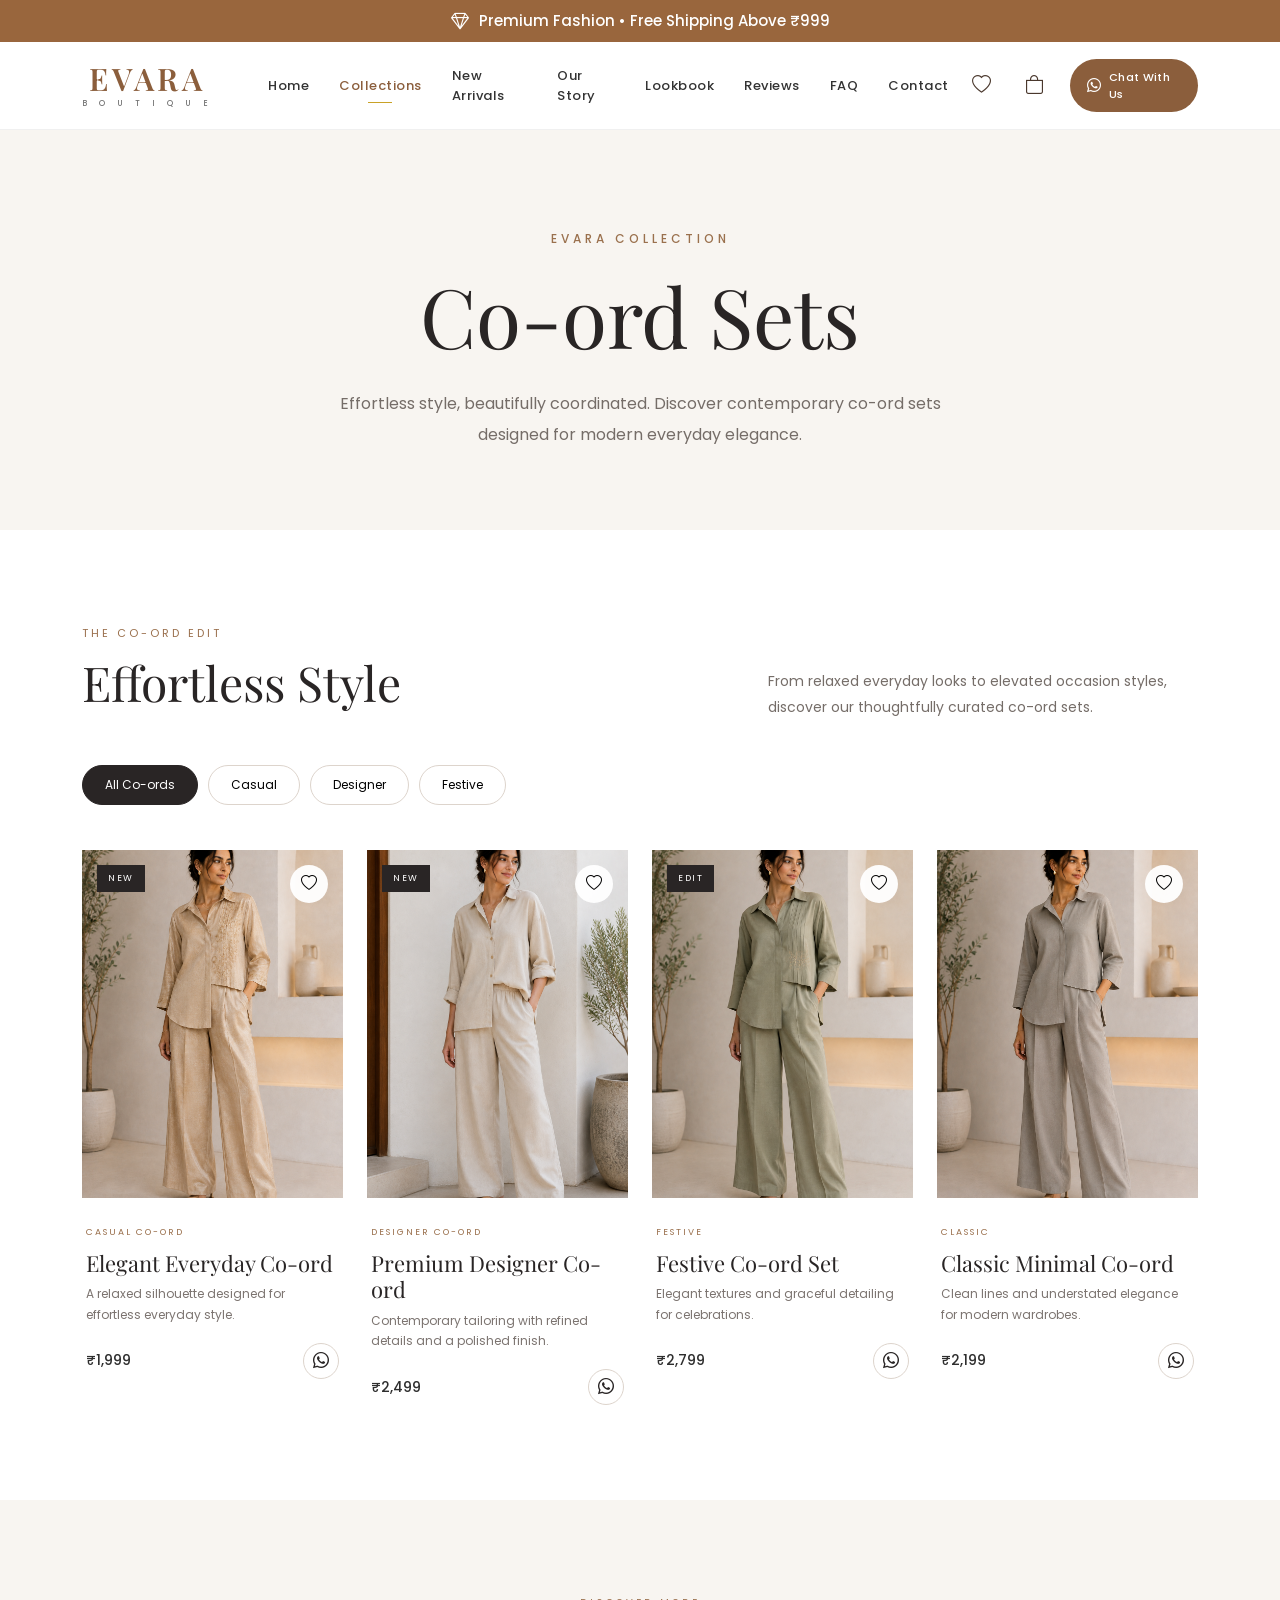
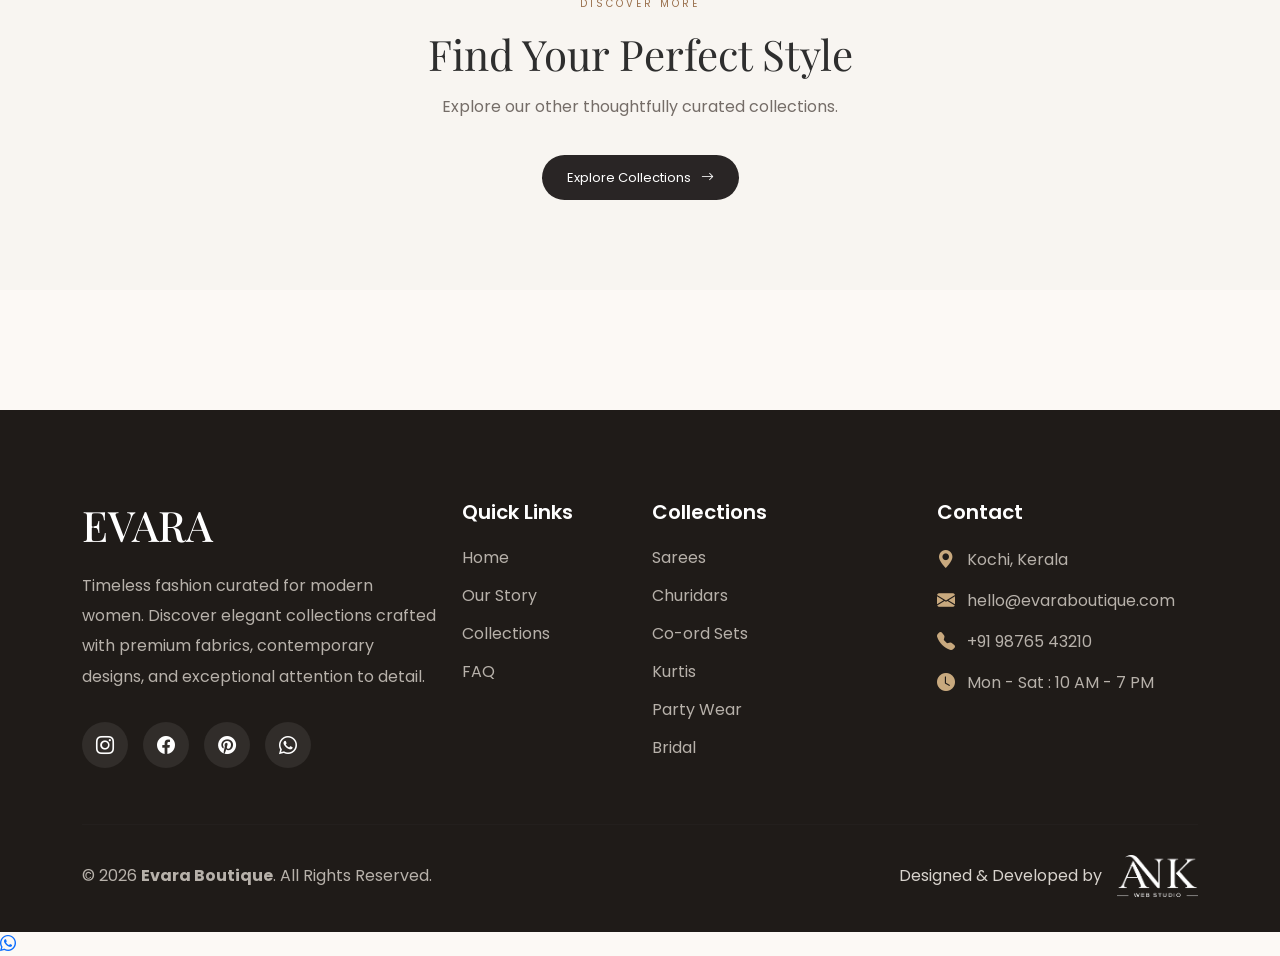
<file: coord-setsold.html>
<!DOCTYPE html>

<html lang="en">

<head>


<meta charset="UTF-8">

<meta name="viewport"
      content="width=device-width, initial-scale=1.0">

<title>Co-ord Sets Collection | Evara Boutique</title>

<meta name="description"
      content="Explore Evara Boutique's elegant co-ord sets featuring contemporary silhouettes, premium fabrics and effortless styles for modern women.">

<!-- Bootstrap -->
<link
    href="https://cdn.jsdelivr.net/npm/bootstrap@5.3.7/dist/css/bootstrap.min.css"
    rel="stylesheet">

<!-- Bootstrap Icons -->
<link
    rel="stylesheet"
    href="https://cdn.jsdelivr.net/npm/bootstrap-icons@1.13.1/font/bootstrap-icons.min.css">

<!-- Google Fonts -->
<link
    href="https://fonts.googleapis.com/css2?family=Playfair+Display:wght@400;500;600;700&family=Poppins:wght@300;400;500;600&display=swap"
    rel="stylesheet">

<!-- Main CSS -->
<link
    rel="stylesheet"
    href="css/style.css">

<!-- Collection CSS -->
<link
    rel="stylesheet"
    href="css/collection.css">


</head>

<body>

<!-- =====================================================
     TOP BAR
===================================================== -->

<div class="top-bar">


<i class="bi bi-gem"></i>

<span>
    Premium Fashion • Free Shipping Above ₹999
</span>


</div>

<!-- =====================================================
     NAVBAR
===================================================== -->

<nav class="navbar navbar-expand-lg evara-navbar sticky-top">


<div class="container">

    <!-- BRAND -->

    <a class="navbar-brand evara-brand"
       href="index.html">

        <span class="brand-name">
            EVARA
        </span>

        <span class="brand-subtitle">
            B O U T I Q U E
        </span>

    </a>


    <!-- MOBILE BUTTON -->

    <button class="navbar-toggler"
            type="button"
            data-bs-toggle="collapse"
            data-bs-target="#menu"
            aria-controls="menu"
            aria-expanded="false"
            aria-label="Toggle navigation">

        <span class="navbar-toggler-icon"></span>

    </button>


    <!-- NAVIGATION -->

    <div class="collapse navbar-collapse"
         id="menu">

        <ul class="navbar-nav mx-auto align-items-lg-center">

            <li class="nav-item">

                <a class="nav-link"
                   href="index.html#hero">

                    Home

                </a>

            </li>


            <li class="nav-item">

                <a class="nav-link active"
                   href="index.html#category">

                    Collections

                </a>

            </li>


            <li class="nav-item">

                <a class="nav-link"
                   href="index.html#featured">

                    New Arrivals

                </a>

            </li>


            <li class="nav-item">

                <a class="nav-link"
                   href="index.html#about">

                    Our Story

                </a>

            </li>


            <li class="nav-item">

                <a class="nav-link"
                   href="index.html#lookbook">

                    Lookbook

                </a>

            </li>


            <li class="nav-item">

                <a class="nav-link"
                   href="index.html#testimonials">

                    Reviews

                </a>

            </li>


            <li class="nav-item">

                <a class="nav-link"
                   href="index.html#faq">

                    FAQ

                </a>

            </li>


            <li class="nav-item">

                <a class="nav-link"
                   href="index.html#contact">

                    Contact

                </a>

            </li>

        </ul>


        <!-- NAV ACTIONS -->

        <div class="evara-nav-actions">

            <a href="#"
               class="nav-icon"
               aria-label="Wishlist">

                <i class="bi bi-heart"></i>

            </a>


            <a href="#"
               class="nav-icon"
               aria-label="Shopping Bag">

                <i class="bi bi-bag"></i>

            </a>


            <a href="#"
               class="nav-whatsapp">

                <i class="bi bi-whatsapp"></i>

                <span>
                    Chat With Us
                </span>

            </a>

        </div>

    </div>

</div>


</nav>

<!-- =====================================================
     COLLECTION HERO
===================================================== -->

<section class="collection-hero">


<div class="container">

    <span class="collection-label">
        EVARA COLLECTION
    </span>

    <h1>
        Co-ord Sets
    </h1>

    <p>
        Effortless style, beautifully coordinated.
        Discover contemporary co-ord sets designed
        for modern everyday elegance.
    </p>

</div>


</section>

<!-- =====================================================
     COLLECTION CONTENT
===================================================== -->

<section class="saree-collection">


<div class="container">


    <!-- HEADING -->

    <div class="collection-heading">

        <div>

            <span>
                THE CO-ORD EDIT
            </span>

            <h2>
                Effortless Style
            </h2>

        </div>


        <p>
            From relaxed everyday looks to elevated occasion
            styles, discover our thoughtfully curated co-ord sets.
        </p>

    </div>



    <!-- FILTER -->

    <div class="collection-filter">

        <button class="filter-btn active">
            All Co-ords
        </button>

        <button class="filter-btn">
            Casual
        </button>

        <button class="filter-btn">
            Designer
        </button>

        <button class="filter-btn">
            Festive
        </button>

    </div>



    <!-- =================================================
         PRODUCT GRID
    ================================================== -->

    <div class="saree-grid">


        <!-- PRODUCT 01 -->

        <div class="saree-product">

            <div class="saree-image">

                <img
                    src="images/coord-1.png"
                    alt="Elegant Everyday Co-ord Set"
                    loading="lazy">

                <span class="saree-badge">
                    NEW
                </span>


                <button class="saree-wishlist"
                        type="button"
                        aria-label="Add Elegant Everyday Co-ord Set to wishlist">

                    <i class="bi bi-heart"></i>

                </button>


                <div class="saree-overlay">

                    <a
                        href="view-details.html?product=coord"
                        class="saree-view">

                        View Details

                        <i class="bi bi-arrow-up-right"></i>

                    </a>

                </div>

            </div>


            <div class="saree-content">

                <span>
                    CASUAL CO-ORD
                </span>

                <h3>
                    Elegant Everyday Co-ord
                </h3>

                <p>
                    A relaxed silhouette designed for effortless everyday style.
                </p>


                <div class="saree-bottom">

                    <strong>
                        ₹1,999
                    </strong>

                    <a href="#"
                       aria-label="Enquire on WhatsApp">

                        <i class="bi bi-whatsapp"></i>

                    </a>

                </div>

            </div>

        </div>



        <!-- PRODUCT 02 -->

        <div class="saree-product">

            <div class="saree-image">

                <img
                    src="images/coord-2.png"
                    alt="Premium Designer Co-ord Set"
                    loading="lazy">

                <span class="saree-badge">
                    NEW
                </span>


                <button class="saree-wishlist"
                        type="button"
                        aria-label="Add Premium Designer Co-ord Set to wishlist">

                    <i class="bi bi-heart"></i>

                </button>


                <div class="saree-overlay">

                    <a
                        href="view-details.html?product=coord-2"
                        class="saree-view">

                        View Details

                        <i class="bi bi-arrow-up-right"></i>

                    </a>

                </div>

            </div>


            <div class="saree-content">

                <span>
                    DESIGNER CO-ORD
                </span>

                <h3>
                    Premium Designer Co-ord
                </h3>

                <p>
                    Contemporary tailoring with refined details and a polished finish.
                </p>


                <div class="saree-bottom">

                    <strong>
                        ₹2,499
                    </strong>

                    <a href="#"
                       aria-label="Enquire on WhatsApp">

                        <i class="bi bi-whatsapp"></i>

                    </a>

                </div>

            </div>

        </div>



        <!-- PRODUCT 03 -->

        <div class="saree-product">

            <div class="saree-image">

                <img
                    src="images/coord-3.png"
                    alt="Festive Co-ord Set"
                    loading="lazy">

                <span class="saree-badge">
                    EDIT
                </span>


                <button class="saree-wishlist"
                        type="button"
                        aria-label="Add Festive Co-ord Set to wishlist">

                    <i class="bi bi-heart"></i>

                </button>


                <div class="saree-overlay">

                    <a
                        href="view-details.html?product=coord-3"
                        class="saree-view">

                        View Details

                        <i class="bi bi-arrow-up-right"></i>

                    </a>

                </div>

            </div>


            <div class="saree-content">

                <span>
                    FESTIVE
                </span>

                <h3>
                    Festive Co-ord Set
                </h3>

                <p>
                    Elegant textures and graceful detailing for celebrations.
                </p>


                <div class="saree-bottom">

                    <strong>
                        ₹2,799
                    </strong>

                    <a href="#"
                       aria-label="Enquire on WhatsApp">

                        <i class="bi bi-whatsapp"></i>

                    </a>

                </div>

            </div>

        </div>



        <!-- PRODUCT 04 -->

        <div class="saree-product">

            <div class="saree-image">

                <img
                    src="images/coord-4.png"
                    alt="Classic Minimal Co-ord Set"
                    loading="lazy">


                <button class="saree-wishlist"
                        type="button"
                        aria-label="Add Classic Minimal Co-ord Set to wishlist">

                    <i class="bi bi-heart"></i>

                </button>


                <div class="saree-overlay">

                    <a
                        href="view-details.html?product=coord-4"
                        class="saree-view">

                        View Details

                        <i class="bi bi-arrow-up-right"></i>

                    </a>

                </div>

            </div>


            <div class="saree-content">

                <span>
                    CLASSIC
                </span>

                <h3>
                    Classic Minimal Co-ord
                </h3>

                <p>
                    Clean lines and understated elegance for modern wardrobes.
                </p>


                <div class="saree-bottom">

                    <strong>
                        ₹2,199
                    </strong>

                    <a href="#"
                       aria-label="Enquire on WhatsApp">

                        <i class="bi bi-whatsapp"></i>

                    </a>

                </div>

            </div>

        </div>

    </div>

</div>


</section>

<!-- =====================================================
     COLLECTION CTA
===================================================== -->

<section class="collection-cta">


<div class="container">

    <span>
        DISCOVER MORE
    </span>

    <h2>
        Find Your Perfect Style
    </h2>

    <p>
        Explore our other thoughtfully curated collections.
    </p>

    <a href="index.html#category"
       class="collection-cta-button">

        Explore Collections

        <i class="bi bi-arrow-right"></i>

    </a>

</div>


</section>

<!-- =====================================================
     FOOTER
===================================================== -->

<footer class="footer">


<div class="container">

    <div class="row gy-5">


        <!-- BRAND -->

        <div class="col-lg-4">

            <h2 class="footer-logo">
                EVARA
            </h2>

            <p class="footer-text">

                Timeless fashion curated for modern women.
                Discover elegant collections crafted with
                premium fabrics, contemporary designs,
                and exceptional attention to detail.

            </p>


            <div class="social-links">

                <a href="#">
                    <i class="bi bi-instagram"></i>
                </a>

                <a href="#">
                    <i class="bi bi-facebook"></i>
                </a>

                <a href="#">
                    <i class="bi bi-pinterest"></i>
                </a>

                <a href="#">
                    <i class="bi bi-whatsapp"></i>
                </a>

            </div>

        </div>



        <!-- QUICK LINKS -->

        <div class="col-lg-2">

            <h5>
                Quick Links
            </h5>

            <ul class="footer-links">

                <li>
                    <a href="index.html#hero">
                        Home
                    </a>
                </li>

                <li>
                    <a href="index.html#about">
                        Our Story
                    </a>
                </li>

                <li>
                    <a href="index.html#category">
                        Collections
                    </a>
                </li>

                <li>
                    <a href="index.html#faq">
                        FAQ
                    </a>
                </li>

            </ul>

        </div>



        <!-- COLLECTIONS -->

        <div class="col-lg-3">

            <h5>
                Collections
            </h5>

            <ul class="footer-links">

                <li>
                    <a href="sarees.html">
                        Sarees
                    </a>
                </li>

                <li>
                    <a href="churidars.html">
                        Churidars
                    </a>
                </li>

                <li>
                    <a href="coord-sets.html">
                        Co-ord Sets
                    </a>
                </li>

                <li>
                    <a href="kurtis.html">
                        Kurtis
                    </a>
                </li>

                <li>
                    <a href="party-wear.html">
                        Party Wear
                    </a>
                </li>

                <li>
                    <a href="bridal.html">
                        Bridal
                    </a>
                </li>

            </ul>

        </div>



        <!-- CONTACT -->

        <div class="col-lg-3">

            <h5>
                Contact
            </h5>

            <ul class="footer-contact">

                <li>

                    <i class="bi bi-geo-alt-fill"></i>

                    Kochi, Kerala

                </li>


                <li>

                    <i class="bi bi-envelope-fill"></i>

                    hello@evaraboutique.com

                </li>


                <li>

                    <i class="bi bi-telephone-fill"></i>

                    +91 98765 43210

                </li>


                <li>

                    <i class="bi bi-clock-fill"></i>

                    Mon - Sat : 10 AM - 7 PM

                </li>

            </ul>

        </div>

    </div>


    <hr class="footer-divider">


    <div class="footer-bottom">

        <p>
            © 2026
            <strong>Evara Boutique</strong>.
            All Rights Reserved.
        </p>


        <div class="developer">

            <span>
                Designed & Developed by
            </span>

            <img
                src="images/ANK LOGO.png"
                alt="ANK Web Studio"
                class="ank-logo">

        </div>

    </div>

</div>


</footer>

<!-- FLOATING WHATSAPP -->

<a href="#"
class="whatsapp"
aria-label="Chat with Evara Boutique on WhatsApp">


<i class="bi bi-whatsapp"></i>


</a>

<!-- Bootstrap JS -->

<script
    src="https://cdn.jsdelivr.net/npm/bootstrap@5.3.7/dist/js/bootstrap.bundle.min.js">
</script>

</body>

</html>
</file>
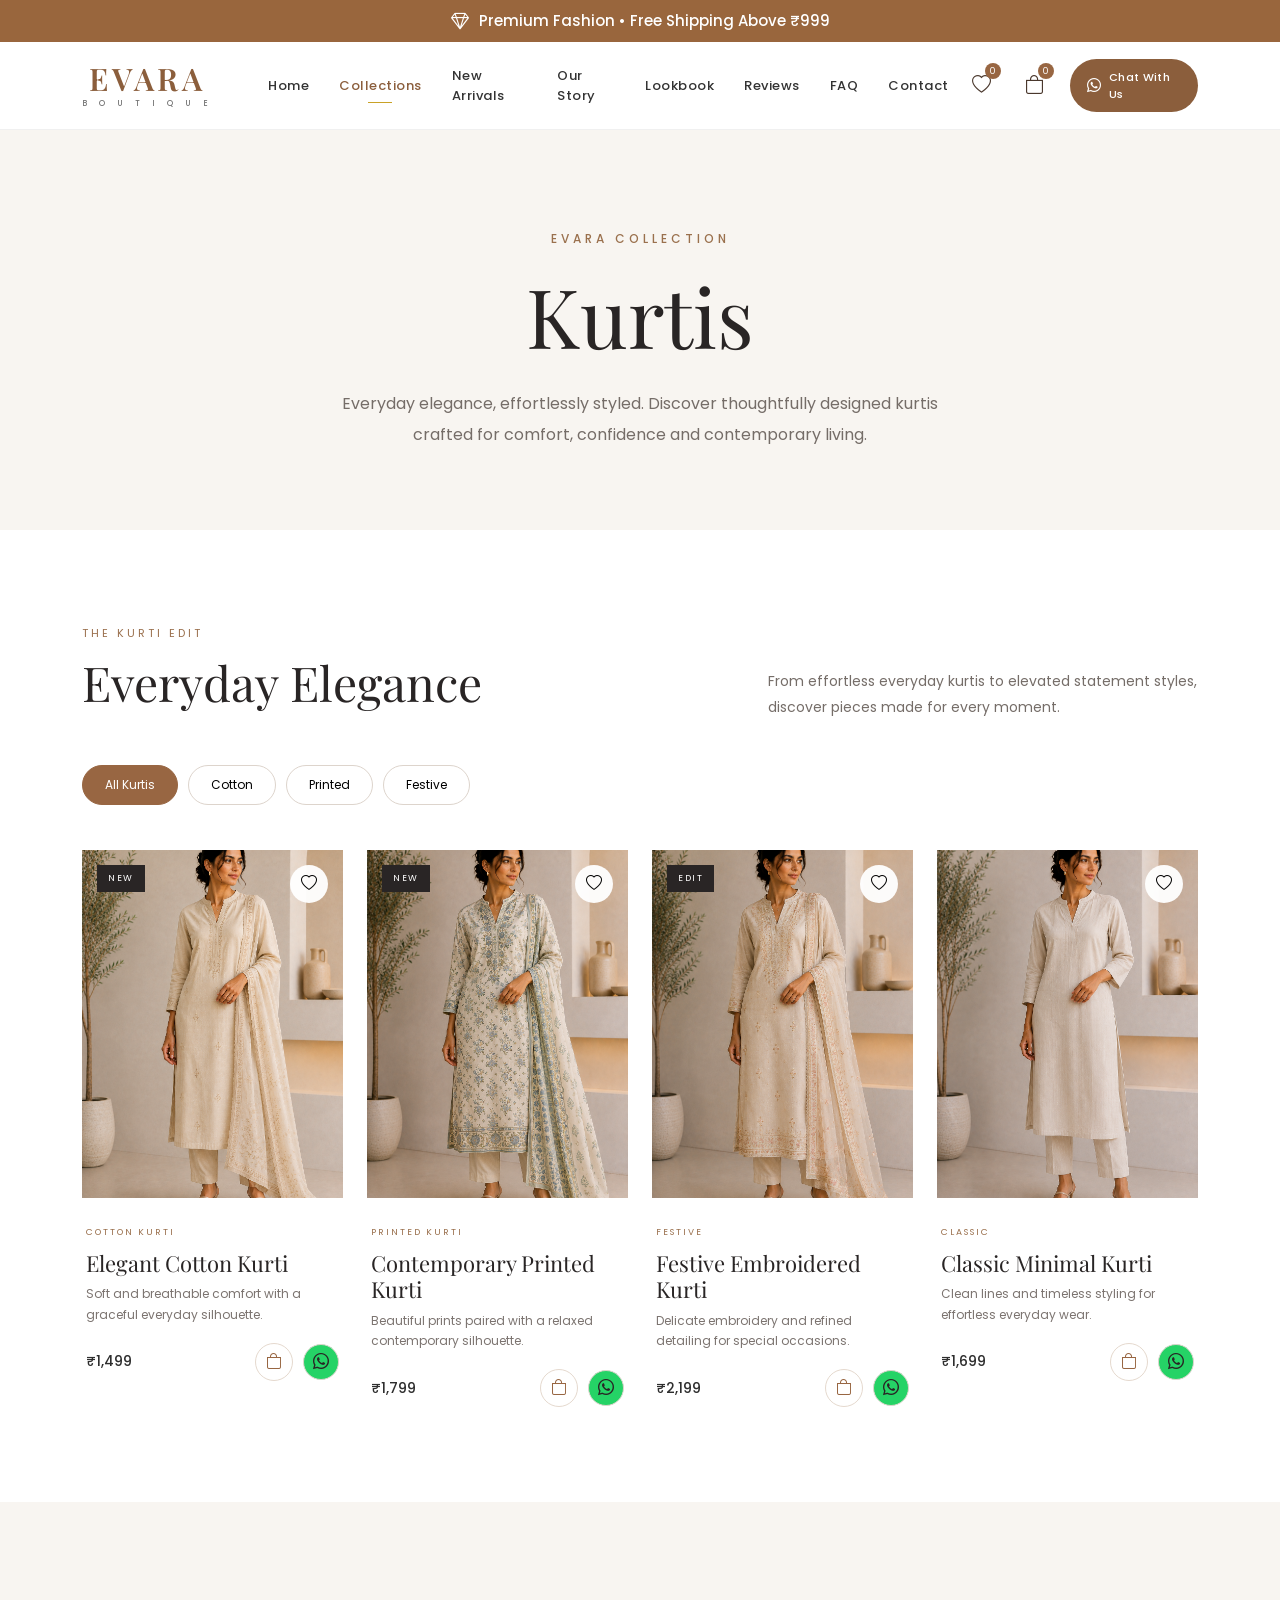
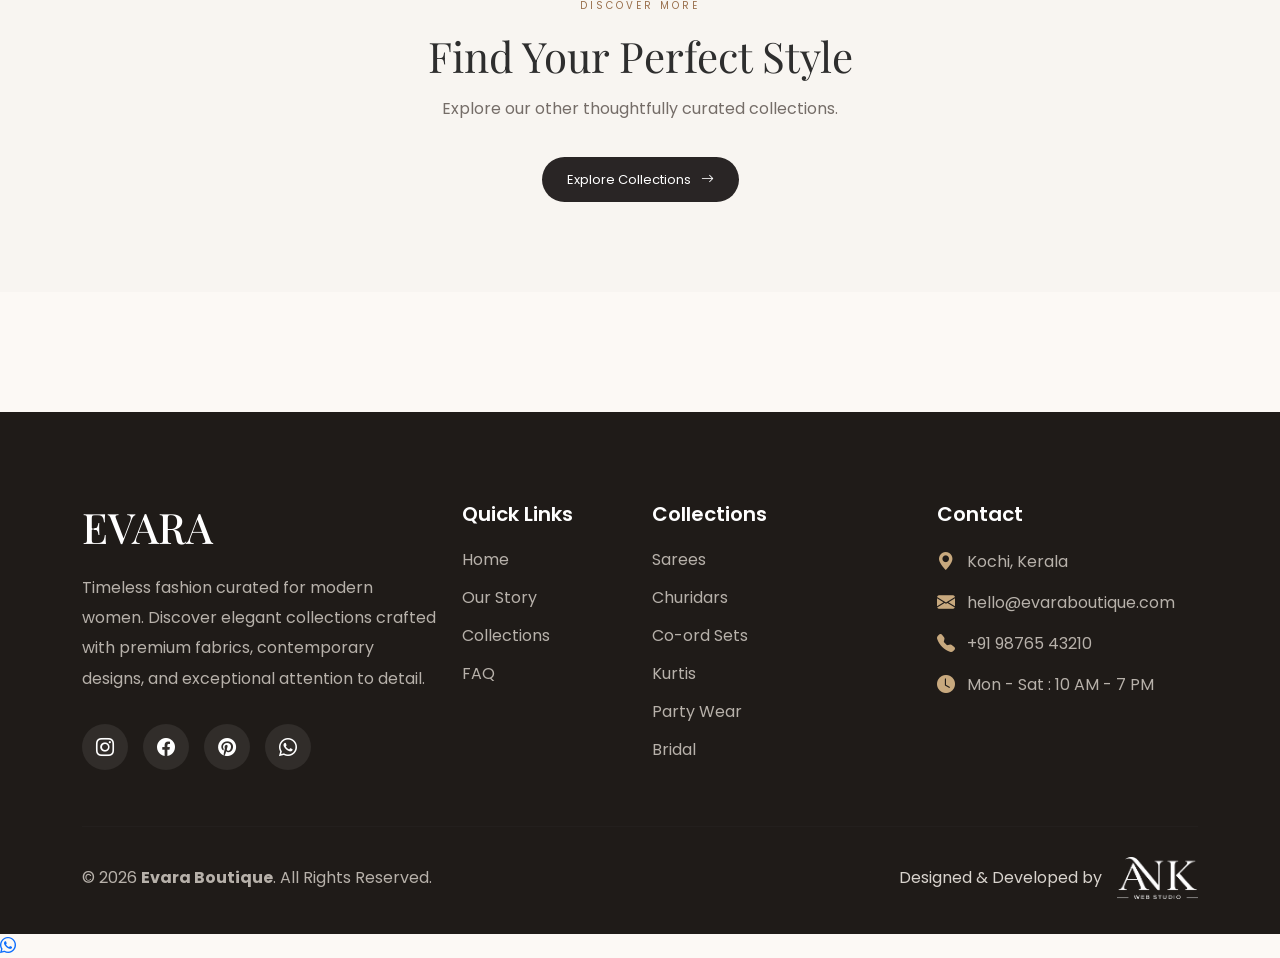
<file: kurtis.html>
<!DOCTYPE html>
<html lang="en">

<head>

    <meta charset="UTF-8">

    <meta name="viewport"
          content="width=device-width, initial-scale=1.0">

    <title>Kurtis Collection | Evara Boutique</title>

    <meta name="description"
          content="Explore Evara Boutique's elegant kurti collection featuring comfortable silhouettes, contemporary designs and timeless styles for every occasion.">

    <!-- Bootstrap -->
    <link
        href="https://cdn.jsdelivr.net/npm/bootstrap@5.3.7/dist/css/bootstrap.min.css"
        rel="stylesheet">

    <!-- Bootstrap Icons -->
    <link
        rel="stylesheet"
        href="https://cdn.jsdelivr.net/npm/bootstrap-icons@1.13.1/font/bootstrap-icons.min.css">

    <!-- Google Fonts -->
    <link
        href="https://fonts.googleapis.com/css2?family=Playfair+Display:wght@400;500;600;700&family=Poppins:wght@300;400;500;600&display=swap"
        rel="stylesheet">

    <!-- Main CSS -->
    <link
        rel="stylesheet"
        href="css/style.css">

    <!-- Collection CSS -->
    <link
        rel="stylesheet"
        href="css/collection.css">

    <style>
        
.saree-bottom {
    display: flex;
    align-items: center;
    justify-content: space-between;
}

.saree-product-actions {
    display: flex;
    align-items: center;
    gap: 10px;
}

.saree-cart-btn,
.saree-whatsapp-btn {
    width: 38px;
    height: 38px;
    border-radius: 50%;
    display: flex;
    align-items: center;
    justify-content: center;
    font-size: 16px;
    transition: all .3s ease;
}

.saree-cart-btn {
    background: #fff;
    color: #986642;
    border: 1px solid #e5d9ce;
    cursor: pointer;
}

.saree-cart-btn:hover {
    background: #986642;
    color: #fff;
    transform: translateY(-3px);
}

.saree-whatsapp-btn {
    background: #25d366;
    color: #fff;
    text-decoration: none;
    border: none;
}

.saree-whatsapp-btn:hover {
    background: #1da851;
    color: #fff;
    transform: translateY(-3px);
}

        /* OVERLAY */
.shop-panel-overlay {
    position: fixed;
    inset: 0;
    background: rgba(0, 0, 0, 0.45);
    z-index: 9998;
    opacity: 0;
    visibility: hidden;
    transition: all 0.4s ease;
}

/* SIDEBAR */
.shop-side-panel {
    position: fixed;
    top: 0;
    right: 0;
    width: 430px;
    max-width: 100%;
    height: 100vh;
    background: #fff;
    z-index: 9999;
    transform: translateX(100%);
    visibility: hidden;
    transition: transform 0.4s ease, visibility 0.4s ease;
    display: flex;
    flex-direction: column;
}

/* OPEN STATE */
.shop-side-panel.active {
    transform: translateX(0);
    visibility: visible;
}

.shop-panel-overlay.active {
    opacity: 1;
    visibility: visible;
}

/* MOBILE */
@media (max-width: 576px) {
    .shop-side-panel {
        width: 100%;
    }
}

        
/* =====================================================
   EVARA CART & WISHLIST SIDEBAR
===================================================== */

/* PREVENT BACKGROUND SCROLL */

body.shop-panel-open {
    overflow: hidden;
}


/* =====================================================
   OVERLAY
===================================================== */

.shop-panel-overlay {
    position: fixed;
    inset: 0;
    background: rgba(32, 25, 20, 0.48);
    backdrop-filter: blur(3px);
    -webkit-backdrop-filter: blur(3px);

    z-index: 9998;

    opacity: 0;
    visibility: hidden;
    pointer-events: none;

    transition: opacity 0.4s ease,
                visibility 0.4s ease;
}

.shop-panel-overlay.active {
    opacity: 1;
    visibility: visible;
    pointer-events: auto;
}


/* =====================================================
   MAIN SIDEBAR
===================================================== */

.shop-side-panel {
    position: fixed;

    top: 0;
    right: 0;

    width: 450px;
    max-width: 100%;

    height: 100vh;
    height: 100dvh;

    background: #fffdfb;

    z-index: 9999;

    display: flex;
    flex-direction: column;

    transform: translateX(100%);
    visibility: hidden;

    transition: transform 0.45s cubic-bezier(0.77, 0, 0.175, 1),
                visibility 0.45s ease;

    box-shadow: -12px 0 45px rgba(0, 0, 0, 0.12);

    overflow: hidden;
}

.shop-side-panel.active {
    transform: translateX(0);
    visibility: visible;
}


/* =====================================================
   SIDEBAR HEADER
===================================================== */

.shop-panel-header {
    display: flex;
    align-items: center;
    justify-content: space-between;

    padding: 27px 28px 23px;

    border-bottom: 1px solid #eee6df;

    background: #fffdfb;
}

.shop-panel-heading h2 {
    font-family: 'Playfair Display', serif;

    font-size: 25px;
    font-weight: 500;

    color: #49382c;

    margin: 0 0 5px;
}

.shop-panel-heading span {
    font-family: 'Poppins', sans-serif;

    font-size: 9px;
    letter-spacing: 3px;

    color: #a68b75;
}


/* CLOSE BUTTON */

.shop-panel-close {
    width: 39px;
    height: 39px;

    border-radius: 50%;

    border: 1px solid #e8ddd3;

    background: transparent;

    color: #76543e;

    display: flex;
    align-items: center;
    justify-content: center;

    font-size: 15px;

    cursor: pointer;

    transition: all 0.3s ease;
}

.shop-panel-close:hover {
    background: #986642;
    color: #fff;
    border-color: #986642;

    transform: rotate(90deg);
}


/* =====================================================
   SIDEBAR TABS
===================================================== */

.shop-panel-tabs {
    display: flex;

    padding: 0 28px;

    border-bottom: 1px solid #eee6df;

    background: #fffdfb;
}

.shop-tab {
    position: relative;

    flex: 1;

    padding: 17px 8px;

    border: none;
    background: transparent;

    font-family: 'Poppins', sans-serif;

    font-size: 12px;
    font-weight: 500;

    color: #9b8b7f;

    cursor: pointer;

    transition: color 0.3s ease;
}

.shop-tab span {
    display: inline-flex;

    align-items: center;
    justify-content: center;

    min-width: 19px;
    height: 19px;

    margin-left: 4px;

    border-radius: 50%;

    background: #f2eae3;

    color: #986642;

    font-size: 10px;
}

.shop-tab::after {
    content: "";

    position: absolute;

    left: 0;
    bottom: -1px;

    width: 100%;
    height: 2px;

    background: #986642;

    transform: scaleX(0);

    transition: transform 0.3s ease;
}

.shop-tab.active {
    color: #76513a;
}

.shop-tab.active::after {
    transform: scaleX(1);
}


/* =====================================================
   SIDEBAR PRODUCT AREA
===================================================== */

.shop-panel-items {
    flex: 1;

    overflow-y: auto;

    padding: 10px 28px 25px;

    background: #fffdfb;
}

.shop-panel-items::-webkit-scrollbar {
    width: 4px;
}

.shop-panel-items::-webkit-scrollbar-track {
    background: #f8f3ef;
}

.shop-panel-items::-webkit-scrollbar-thumb {
    background: #c7a58a;
    border-radius: 10px;
}


/* =====================================================
   PRODUCT ITEM
===================================================== */

.shop-item {
    position: relative;

    display: flex;
    align-items: flex-start;

    gap: 16px;

    padding: 20px 0;

    border-bottom: 1px solid #eee6df;

    animation: shopItemAppear 0.35s ease both;
}

@keyframes shopItemAppear {
    from {
        opacity: 0;
        transform: translateY(12px);
    }

    to {
        opacity: 1;
        transform: translateY(0);
    }
}


/* PRODUCT IMAGE */

.shop-item > img {
    width: 95px;
    height: 120px;

    object-fit: cover;

    border-radius: 3px;

    background: #f4eee8;

    flex-shrink: 0;
}


/* PRODUCT DETAILS */

.shop-item-info {
    flex: 1;
    min-width: 0;
    padding-top: 4px;
}

.shop-item-info h3 {
    font-family: 'Playfair Display', serif;

    font-size: 16px;
    font-weight: 500;

    line-height: 1.4;

    color: #49382c;

    margin: 0 0 8px;
}

.shop-item-info p {
    font-family: 'Poppins', sans-serif;

    font-size: 13px;
    font-weight: 500;

    color: #986642;

    margin: 0 0 13px;
}


/* =====================================================
   QUANTITY CONTROLS
===================================================== */

.shop-item-actions {
    display: flex;
    align-items: center;

    gap: 14px;
}

.shop-qty-btn {
    width: 27px;
    height: 27px;

    border: 1px solid #e6d9ce;

    background: transparent;

    color: #76543e;

    font-size: 17px;

    display: flex;
    align-items: center;
    justify-content: center;

    cursor: pointer;

    transition: all 0.3s ease;
}

.shop-qty-btn:hover {
    background: #986642;
    color: #fff;
    border-color: #986642;
}

.shop-qty {
    font-family: 'Poppins', sans-serif;

    font-size: 12px;
    font-weight: 500;

    color: #49382c;
}


/* =====================================================
   MOVE TO CART BUTTON
===================================================== */

.shop-move-btn {
    padding: 7px 13px;

    border: 1px solid #986642;

    background: transparent;

    color: #986642;

    font-family: 'Poppins', sans-serif;

    font-size: 10px;
    letter-spacing: 0.5px;

    cursor: pointer;

    transition: all 0.3s ease;
}

.shop-move-btn:hover {
    background: #986642;
    color: #fff;
}


/* =====================================================
   REMOVE BUTTON
===================================================== */

.shop-remove {
    width: 30px;
    height: 30px;

    border: none;
    background: transparent;

    color: #b5a397;

    font-size: 14px;

    cursor: pointer;

    transition: all 0.3s ease;
}

.shop-remove:hover {
    color: #b34b3d;
    transform: scale(1.12);
}


/* =====================================================
   EMPTY CART / WISHLIST
===================================================== */

.shop-empty {
    min-height: 330px;

    display: flex;
    flex-direction: column;

    align-items: center;
    justify-content: center;

    text-align: center;

    padding: 30px 15px;

    animation: shopItemAppear 0.4s ease;
}

.shop-empty > i {
    font-size: 43px;

    color: #c5a48a;

    margin-bottom: 20px;
}

.shop-empty h3 {
    font-family: 'Playfair Display', serif;

    font-size: 23px;
    font-weight: 500;

    color: #49382c;

    margin-bottom: 10px;
}

.shop-empty p {
    font-family: 'Poppins', sans-serif;

    font-size: 12px;

    color: #9b8b7f;

    line-height: 1.8;

    margin: 0;
}


/* =====================================================
   SIDEBAR FOOTER
===================================================== */

.shop-panel-footer {
    padding: 23px 28px 28px;

    border-top: 1px solid #eee6df;

    background: #fff;

    flex-shrink: 0;
}


/* SUBTOTAL */

.shop-subtotal {
    display: flex;
    align-items: center;
    justify-content: space-between;

    margin-bottom: 20px;
}

.shop-subtotal span {
    font-family: 'Poppins', sans-serif;

    font-size: 13px;

    color: #806b5b;
}

.shop-subtotal strong {
    font-family: 'Playfair Display', serif;

    font-size: 21px;
    font-weight: 600;

    color: #49382c;
}


/* =====================================================
   CHECKOUT BUTTON
===================================================== */

.shop-checkout {
    width: 100%;

    padding: 16px 20px;

    border: 1px solid #986642;

    background: #986642;

    color: #fff;

    font-family: 'Poppins', sans-serif;

    font-size: 11px;
    font-weight: 500;

    letter-spacing: 1.5px;
    text-transform: uppercase;

    cursor: pointer;

    transition: all 0.35s ease;
}

.shop-checkout:hover:not(:disabled) {
    background: #76513a;
    border-color: #76513a;

    transform: translateY(-2px);

    box-shadow: 0 7px 18px rgba(120, 80, 50, 0.18);
}

.shop-checkout:disabled {
    opacity: 0.5;
    cursor: not-allowed;
}


/* =====================================================
   MOBILE RESPONSIVE
===================================================== */

@media (max-width: 576px) {

    .shop-side-panel {
        width: 100%;
        max-width: 100%;
    }

    .shop-panel-header {
        padding: 22px 20px 18px;
    }

    .shop-panel-heading h2 {
        font-size: 23px;
    }

    .shop-panel-tabs {
        padding: 0 20px;
    }

    .shop-panel-items {
        padding: 8px 20px 20px;
    }

    .shop-item {
        gap: 13px;
        padding: 17px 0;
    }

    .shop-item > img {
        width: 82px;
        height: 108px;
    }

    .shop-item-info h3 {
        font-size: 14px;
    }

    .shop-item-info p {
        font-size: 12px;
    }

    .shop-panel-footer {
        padding: 20px;
    }

    .shop-empty {
        min-height: 280px;
    }
}


/* =====================================================
   SMALL MOBILE
===================================================== */

@media (max-width: 360px) {

    .shop-panel-header {
        padding-left: 15px;
        padding-right: 15px;
    }

    .shop-panel-items {
        padding-left: 15px;
        padding-right: 15px;
    }

    .shop-panel-footer {
        padding: 17px 15px;
    }

    .shop-item > img {
        width: 72px;
        height: 98px;
    }

    .shop-item {
        gap: 10px;
    }
}

        /* FILTER ANIMATION */

.saree-product {
    transition: opacity 0.4s ease, transform 0.4s ease;
}

.saree-product.filter-hidden {
    display: none !important;
}


/* ACTIVE FILTER */

.filter-btn {
    transition: all 0.3s ease;
    cursor: pointer;
}

.filter-btn.active {
    background: #986642;
    color: #fff;
    border-color: #986642;
}

    </style>

</head>


<body>


<!-- =====================================================
     TOP BAR
===================================================== -->

<div class="top-bar">

    <i class="bi bi-gem"></i>

    <span>
        Premium Fashion • Free Shipping Above ₹999
    </span>

</div>



<!-- =====================================================
     NAVBAR
===================================================== -->

<nav class="navbar navbar-expand-lg evara-navbar sticky-top">

    <div class="container">

        <!-- BRAND -->

        <a class="navbar-brand evara-brand"
           href="index.html">

            <span class="brand-name">
                EVARA
            </span>

            <span class="brand-subtitle">
                B O U T I Q U E
            </span>

        </a>


        <!-- MOBILE BUTTON -->

        <button class="navbar-toggler"
                type="button"
                data-bs-toggle="collapse"
                data-bs-target="#menu"
                aria-controls="menu"
                aria-expanded="false"
                aria-label="Toggle navigation">

            <span class="navbar-toggler-icon"></span>

        </button>


        <!-- NAVIGATION -->

        <div class="collapse navbar-collapse"
             id="menu">

            <ul class="navbar-nav mx-auto align-items-lg-center">

                <li class="nav-item">

                    <a class="nav-link"
                       href="index.html#hero">

                        Home

                    </a>

                </li>


                <li class="nav-item">

                    <a class="nav-link active"
                       href="index.html#category">

                        Collections

                    </a>

                </li>


                <li class="nav-item">

                    <a class="nav-link"
                       href="index.html#featured">

                        New Arrivals

                    </a>

                </li>


                <li class="nav-item">

                    <a class="nav-link"
                       href="index.html#about">

                        Our Story

                    </a>

                </li>


                <li class="nav-item">

                    <a class="nav-link"
                       href="index.html#lookbook">

                        Lookbook

                    </a>

                </li>


                <li class="nav-item">

                    <a class="nav-link"
                       href="index.html#testimonials">

                        Reviews

                    </a>

                </li>


                <li class="nav-item">

                    <a class="nav-link"
                       href="index.html#faq">

                        FAQ

                    </a>

                </li>


                <li class="nav-item">

                    <a class="nav-link"
                       href="index.html#contact">

                        Contact

                    </a>

                </li>

            </ul>


            <!-- NAV ACTIONS -->

            <div class="evara-nav-actions">

              <!--  <a href="#"
                   class="nav-icon"
                   aria-label="Wishlist">

                    <i class="bi bi-heart"></i>

                </a>


                <a href="#"
                   class="nav-icon"
                   aria-label="Shopping Bag">

                    <i class="bi bi-bag"></i>

                </a>  -->

                   <!-- WISHLIST ICON -->
    <button type="button"
            class="nav-icon js-open-panel"
            data-panel="wishlist"
            aria-label="Open Wishlist">

        <i class="bi bi-heart"></i>

        <span class="nav-count" id="wishlistCount">0</span>

    </button>


    <!-- CART ICON -->
    <button type="button"
            class="nav-icon js-open-panel"
            data-panel="cart"
            aria-label="Open Shopping Bag">

        <i class="bi bi-bag"></i>

        <span class="nav-count" id="cartCount">0</span>

    </button>


                <a href="#"
                   class="nav-whatsapp">

                    <i class="bi bi-whatsapp"></i>

                    <span>
                        Chat With Us
                    </span>

                </a>

            </div>

        </div>

    </div>

</nav>



<!-- =====================================================
     COLLECTION HERO
===================================================== -->

<section class="collection-hero">

    <div class="container">

        <span class="collection-label">
            EVARA COLLECTION
        </span>

        <h1>
            Kurtis
        </h1>

        <p>
            Everyday elegance, effortlessly styled.
            Discover thoughtfully designed kurtis crafted
            for comfort, confidence and contemporary living.
        </p>

    </div>

</section>



<!-- =====================================================
     COLLECTION CONTENT
===================================================== -->

<section class="saree-collection">

    <div class="container">


        <!-- HEADING -->

        <div class="collection-heading">

            <div>

                <span>
                    THE KURTI EDIT
                </span>

                <h2>
                    Everyday Elegance
                </h2>

            </div>


            <p>
                From effortless everyday kurtis to elevated
                statement styles, discover pieces made for every moment.
            </p>

        </div>



                <!-- FILTER -->
        <div class="collection-filter">

            <button class="filter-btn active" data-filter="all">All Kurtis</button>
            <button class="filter-btn" data-filter="cotton">Cotton</button>
            <button class="filter-btn" data-filter="printed">Printed</button>
            <button class="filter-btn" data-filter="festive">Festive</button>

        </div>



        <!-- =================================================
             PRODUCT GRID
        ================================================== -->

        <div class="saree-grid">


            
            <!-- PRODUCT 01 -->
            <div class="saree-product" data-category="cotton">
                <div class="saree-image">
                    <img src="images/kurti-1.png" alt="Elegant Cotton Kurti" loading="lazy">
                    <span class="saree-badge">NEW</span>
                    <button class="saree-wishlist" type="button" aria-label="Add Elegant Cotton Kurti to wishlist">
                        <i class="bi bi-heart"></i>
                    </button>
                    <div class="saree-overlay">
                        <a href="view-details.html?product=kurti" class="saree-view">
                            View Details <i class="bi bi-arrow-up-right"></i>
                        </a>
                    </div>
                </div>
                <div class="saree-content">
                    <span>COTTON KURTI</span>
                    <h3>Elegant Cotton Kurti</h3>
                    <p>Soft and breathable comfort with a graceful everyday silhouette.</p>
                    <div class="saree-bottom">
                        <strong>₹1,499</strong>
                        <div class="saree-product-actions">
                            <button class="saree-cart-btn" type="button" aria-label="Add Elegant Cotton Kurti to cart">
                                <i class="bi bi-bag"></i>
                            </button>
                            <a href="https://wa.me/91xxxxxxxxx" class="saree-whatsapp-btn" aria-label="Enquire on WhatsApp" target="_blank" rel="noopener">
                                <i class="bi bi-whatsapp"></i>
                            </a>
                        </div>
                    </div>
                </div>
            </div>

            <!-- PRODUCT 02 -->
            <div class="saree-product" data-category="printed">
                <div class="saree-image">
                    <img src="images/kurti-2.png" alt="Contemporary Printed Kurti" loading="lazy">
                    <span class="saree-badge">NEW</span>
                    <button class="saree-wishlist" type="button" aria-label="Add Contemporary Printed Kurti to wishlist">
                        <i class="bi bi-heart"></i>
                    </button>
                    <div class="saree-overlay">
                        <a href="view-details.html?product=kurti-2" class="saree-view">
                            View Details <i class="bi bi-arrow-up-right"></i>
                        </a>
                    </div>
                </div>
                <div class="saree-content">
                    <span>PRINTED KURTI</span>
                    <h3>Contemporary Printed Kurti</h3>
                    <p>Beautiful prints paired with a relaxed contemporary silhouette.</p>
                    <div class="saree-bottom">
                        <strong>₹1,799</strong>
                        <div class="saree-product-actions">
                            <button class="saree-cart-btn" type="button" aria-label="Add Contemporary Printed Kurti to cart">
                                <i class="bi bi-bag"></i>
                            </button>
                            <a href="https://wa.me/91xxxxxxxxx" class="saree-whatsapp-btn" aria-label="Enquire on WhatsApp" target="_blank" rel="noopener">
                                <i class="bi bi-whatsapp"></i>
                            </a>
                        </div>
                    </div>
                </div>
            </div>

            <!-- PRODUCT 03 -->
            <div class="saree-product" data-category="festive">
                <div class="saree-image">
                    <img src="images/kurti-3.png" alt="Festive Embroidered Kurti" loading="lazy">
                    <span class="saree-badge">EDIT</span>
                    <button class="saree-wishlist" type="button" aria-label="Add Festive Embroidered Kurti to wishlist">
                        <i class="bi bi-heart"></i>
                    </button>
                    <div class="saree-overlay">
                        <a href="view-details.html?product=kurti-3" class="saree-view">
                            View Details <i class="bi bi-arrow-up-right"></i>
                        </a>
                    </div>
                </div>
                <div class="saree-content">
                    <span>FESTIVE</span>
                    <h3>Festive Embroidered Kurti</h3>
                    <p>Delicate embroidery and refined detailing for special occasions.</p>
                    <div class="saree-bottom">
                        <strong>₹2,199</strong>
                        <div class="saree-product-actions">
                            <button class="saree-cart-btn" type="button" aria-label="Add Festive Embroidered Kurti to cart">
                                <i class="bi bi-bag"></i>
                            </button>
                            <a href="https://wa.me/91xxxxxxxxx" class="saree-whatsapp-btn" aria-label="Enquire on WhatsApp" target="_blank" rel="noopener">
                                <i class="bi bi-whatsapp"></i>
                            </a>
                        </div>
                    </div>
                </div>
            </div>

            <!-- PRODUCT 04 -->
            <div class="saree-product" data-category="classic">
                <div class="saree-image">
                    <img src="images/kurti-4.png" alt="Classic Minimal Kurti" loading="lazy">
                    <button class="saree-wishlist" type="button" aria-label="Add Classic Minimal Kurti to wishlist">
                        <i class="bi bi-heart"></i>
                    </button>
                    <div class="saree-overlay">
                        <a href="view-details.html?product=kurti-4" class="saree-view">
                            View Details <i class="bi bi-arrow-up-right"></i>
                        </a>
                    </div>
                </div>
                <div class="saree-content">
                    <span>CLASSIC</span>
                    <h3>Classic Minimal Kurti</h3>
                    <p>Clean lines and timeless styling for effortless everyday wear.</p>
                    <div class="saree-bottom">
                        <strong>₹1,699</strong>
                        <div class="saree-product-actions">
                            <button class="saree-cart-btn" type="button" aria-label="Add Classic Minimal Kurti to cart">
                                <i class="bi bi-bag"></i>
                            </button>
                            <a href="https://wa.me/91xxxxxxxxx" class="saree-whatsapp-btn" aria-label="Enquire on WhatsApp" target="_blank" rel="noopener">
                                <i class="bi bi-whatsapp"></i>
                            </a>
                        </div>
                    </div>
                </div>
            </div>

        </div>

    </div>

</section>



<!-- =====================================================
     COLLECTION CTA
===================================================== -->

<section class="collection-cta">

    <div class="container">

        <span>
            DISCOVER MORE
        </span>

        <h2>
            Find Your Perfect Style
        </h2>

        <p>
            Explore our other thoughtfully curated collections.
        </p>

        <a href="index.html#category"
           class="collection-cta-button">

            Explore Collections

            <i class="bi bi-arrow-right"></i>

        </a>

    </div>

</section>



<!-- =====================================================
     FOOTER
===================================================== -->

<footer class="footer">

    <div class="container">

        <div class="row gy-5">


            <!-- BRAND -->

            <div class="col-lg-4">

                <h2 class="footer-logo">
                    EVARA
                </h2>

                <p class="footer-text">

                    Timeless fashion curated for modern women.
                    Discover elegant collections crafted with
                    premium fabrics, contemporary designs,
                    and exceptional attention to detail.

                </p>


                <div class="social-links">

                    <a href="#">
                        <i class="bi bi-instagram"></i>
                    </a>

                    <a href="#">
                        <i class="bi bi-facebook"></i>
                    </a>

                    <a href="#">
                        <i class="bi bi-pinterest"></i>
                    </a>

                    <a href="#">
                        <i class="bi bi-whatsapp"></i>
                    </a>

                </div>

            </div>



            <!-- QUICK LINKS -->

            <div class="col-lg-2">

                <h5>
                    Quick Links
                </h5>

                <ul class="footer-links">

                    <li>
                        <a href="index.html#hero">
                            Home
                        </a>
                    </li>

                    <li>
                        <a href="index.html#about">
                            Our Story
                        </a>
                    </li>

                    <li>
                        <a href="index.html#category">
                            Collections
                        </a>
                    </li>

                    <li>
                        <a href="index.html#faq">
                            FAQ
                        </a>
                    </li>

                </ul>

            </div>



            <!-- COLLECTIONS -->

            <div class="col-lg-3">

                <h5>
                    Collections
                </h5>

                <ul class="footer-links">

                    <li>
                        <a href="sarees.html">
                            Sarees
                        </a>
                    </li>

                    <li>
                        <a href="churidars.html">
                            Churidars
                        </a>
                    </li>

                    <li>
                        <a href="coord-sets.html">
                            Co-ord Sets
                        </a>
                    </li>

                    <li>
                        <a href="kurtis.html">
                            Kurtis
                        </a>
                    </li>

                    <li>
                        <a href="party-wear.html">
                            Party Wear
                        </a>
                    </li>

                    <li>
                        <a href="bridal.html">
                            Bridal
                        </a>
                    </li>

                </ul>

            </div>



            <!-- CONTACT -->

            <div class="col-lg-3">

                <h5>
                    Contact
                </h5>

                <ul class="footer-contact">

                    <li>

                        <i class="bi bi-geo-alt-fill"></i>

                        Kochi, Kerala

                    </li>


                    <li>

                        <i class="bi bi-envelope-fill"></i>

                        hello@evaraboutique.com

                    </li>


                    <li>

                        <i class="bi bi-telephone-fill"></i>

                        +91 98765 43210

                    </li>


                    <li>

                        <i class="bi bi-clock-fill"></i>

                        Mon - Sat : 10 AM - 7 PM

                    </li>

                </ul>

            </div>

        </div>


        <hr class="footer-divider">


        <div class="footer-bottom">

            <p>
                © 2026
                <strong>Evara Boutique</strong>.
                All Rights Reserved.
            </p>


            <div class="developer">

                <span>
                    Designed & Developed by
                </span>

                <img
                    src="images/ANK LOGO.png"
                    alt="ANK Web Studio"
                    class="ank-logo">

            </div>

        </div>

    </div>

</footer>


<!-- =====================================================
     EVARA CART & WISHLIST SIDEBAR
===================================================== -->

<!-- OVERLAY -->

<div class="shop-panel-overlay"
     id="shopPanelOverlay">
</div>


<!-- SIDEBAR -->

<aside class="shop-side-panel"
       id="shopSidePanel"
       aria-label="Shopping panel">

    <!-- HEADER -->

    <div class="shop-panel-header">

        <div class="shop-panel-heading">

            <h2 id="shopPanelTitle">
                Shopping Bag
            </h2>

            <span>
                EVARA BOUTIQUE
            </span>

        </div>


        <button type="button"
                class="shop-panel-close"
                id="shopPanelClose"
                aria-label="Close sidebar">

            <i class="bi bi-x-lg"></i>

        </button>

    </div>


    <!-- TABS -->

    <div class="shop-panel-tabs">

        <button type="button"
                class="shop-tab active"
                data-panel="cart">

            Shopping Bag

            <span id="cartTabCount">0</span>

        </button>


        <button type="button"
                class="shop-tab"
                data-panel="wishlist">

            Wishlist

            <span id="wishlistTabCount">0</span>

        </button>

    </div>


    <!-- PRODUCTS -->

    <div class="shop-panel-items"
         id="shopPanelItems">

    </div>


    <!-- FOOTER -->

    <div class="shop-panel-footer"
         id="shopPanelFooter">

        <div class="shop-subtotal">

            <span>
                Subtotal
            </span>

            <strong id="cartSubtotal">
                ₹0
            </strong>

        </div>


        <button type="button"
                class="shop-checkout"
                id="shopCheckout"
                disabled>

            Proceed to Checkout

            <i class="bi bi-arrow-right ms-2"></i>

        </button>

    </div>

</aside>


<!-- FLOATING WHATSAPP -->

<a href="#"
   class="whatsapp">

    <i class="bi bi-whatsapp"></i>

</a>



<!-- Bootstrap JS -->

<script
    src="https://cdn.jsdelivr.net/npm/bootstrap@5.3.7/dist/js/bootstrap.bundle.min.js">
</script>






<script>
document.addEventListener("DOMContentLoaded", function () {

    /* =========================================
       ELEMENTS
    ========================================= */

    const sidePanel = document.getElementById("shopSidePanel");
    const overlay = document.getElementById("shopPanelOverlay");
    const panelItems = document.getElementById("shopPanelItems");
    const panelTitle = document.getElementById("shopPanelTitle");
    const panelFooter = document.getElementById("shopPanelFooter");
    const panelClose = document.getElementById("shopPanelClose");

    const cartCountElement = document.getElementById("cartCount");
    const wishlistCountElement = document.getElementById("wishlistCount");

    const cartSubtotal = document.getElementById("cartSubtotal");
    const cartTabCount = document.getElementById("cartTabCount");
    const wishlistTabCount = document.getElementById("wishlistTabCount");

    const checkoutButton = document.getElementById("shopCheckout");

    /* =========================================
       CHECK SIDEBAR
    ========================================= */

    if (!sidePanel || !overlay || !panelItems) {
        console.error("EVARA sidebar elements are missing.");
        return;
    }

    /* =========================================
       STORAGE
    ========================================= */

    function loadStorage(key) {
        try {
            const data = JSON.parse(localStorage.getItem(key));
            return Array.isArray(data) ? data : [];
        } catch (error) {
            return [];
        }
    }

    let cart = loadStorage("evaraCart");
    let wishlist = loadStorage("evaraWishlist");

    let activePanel = "cart";

    /* =========================================
       SAVE DATA
    ========================================= */

    function saveData() {
        localStorage.setItem("evaraCart", JSON.stringify(cart));
        localStorage.setItem("evaraWishlist", JSON.stringify(wishlist));

        updateCounts();
        updateSubtotal();
    }

    /* =========================================
       ESCAPE HTML
    ========================================= */

    function escapeHTML(value) {
        return String(value ?? "").replace(/[&<>"']/g, char => ({
            "&": "&amp;",
            "<": "&lt;",
            ">": "&gt;",
            '"': "&quot;",
            "'": "&#39;"
        })[char]);
    }

    /* =========================================
       GET PRODUCT DETAILS
    ========================================= */

    function getProduct(card) {

        const name = card.querySelector("h3")?.textContent.trim();

        const priceText =
            card.querySelector(".saree-bottom strong")?.textContent || "0";

        const image =
            card.querySelector(".saree-image img")?.getAttribute("src");

        return {
            id: name,
            name: name,
            price: Number(priceText.replace(/[^\d]/g, "")),
            image: image
        };
    }

    /* =========================================
       UPDATE NAVBAR COUNTS
    ========================================= */

    function updateCounts() {

        const totalCart = cart.reduce(
            (total, item) => total + Number(item.qty || 0), 0
        );

        if (cartCountElement) {
            cartCountElement.textContent = totalCart;
        }

        if (wishlistCountElement) {
            wishlistCountElement.textContent = wishlist.length;
        }
    }

    /* =========================================
       UPDATE SUBTOTAL
    ========================================= */

    function updateSubtotal() {

        const total = cart.reduce(
            (sum, item) =>
                sum + (Number(item.price) * Number(item.qty)),
            0
        );

        const quantity = cart.reduce(
            (sum, item) => sum + Number(item.qty || 0),
            0
        );

        if (cartSubtotal) {
            cartSubtotal.textContent =
                "₹" + total.toLocaleString("en-IN");
        }

        if (cartTabCount) {
            cartTabCount.textContent = quantity;
        }

        if (wishlistTabCount) {
            wishlistTabCount.textContent = wishlist.length;
        }

        if (checkoutButton) {
            checkoutButton.disabled = cart.length === 0;
        }
    }

    /* =========================================
       OPEN SIDEBAR
    ========================================= */

    function openSidebar(type) {

        activePanel = type;

        sidePanel.classList.add("active");
        overlay.classList.add("active");

        document.body.classList.add("shop-panel-open");

        renderSidebar();
    }

    /* =========================================
       CLOSE SIDEBAR
    ========================================= */

    function closeSidebar() {

        sidePanel.classList.remove("active");
        overlay.classList.remove("active");

        document.body.classList.remove("shop-panel-open");
    }

    /* =========================================
       ADD TO CART
    ========================================= */

    function addToCart(product) {

        if (!product.name || !product.image) return;

        const existing = cart.find(item => item.id === product.id);

        if (existing) {
            existing.qty++;
        } else {
            cart.push({
                ...product,
                qty: 1
            });
        }

        saveData();
        openSidebar("cart");
    }

    /* =========================================
       ADD / REMOVE WISHLIST
    ========================================= */

    function toggleWishlist(product) {

        const existing = wishlist.find(
            item => item.id === product.id
        );

        if (existing) {
            wishlist = wishlist.filter(
                item => item.id !== product.id
            );
        } else {
            wishlist.push(product);
        }

        saveData();
        updateWishlistIcons();
        openSidebar("wishlist");
    }

    /* =========================================
       UPDATE WISHLIST ICONS
    ========================================= */

    function updateWishlistIcons() {

        document.querySelectorAll(".saree-product").forEach(card => {

            const button = card.querySelector(".saree-wishlist");

            if (!button) return;

            const product = getProduct(card);

            const active = wishlist.some(
                item => item.id === product.id
            );

            button.innerHTML = active
                ? '<i class="bi bi-heart-fill"></i>'
                : '<i class="bi bi-heart"></i>';

            button.classList.toggle("is-active", active);

            button.setAttribute(
                "aria-label",
                active ? "Remove from wishlist" : "Add to wishlist"
            );
        });
    }

    /* =========================================
       RENDER SIDEBAR
    ========================================= */

    function renderSidebar() {

        const isCart = activePanel === "cart";
        const products = isCart ? cart : wishlist;

        panelTitle.textContent = isCart
            ? "Shopping Bag"
            : "Your Wishlist";

        if (panelFooter) {
            panelFooter.style.display = isCart ? "block" : "none";
        }

        document.querySelectorAll(".shop-tab[data-panel]").forEach(tab => {

            tab.classList.toggle(
                "active",
                tab.dataset.panel === activePanel
            );
        });

        /* EMPTY STATE */

        if (products.length === 0) {

            panelItems.innerHTML = `
                <div class="shop-empty">
                    <i class="bi ${isCart ? "bi-bag" : "bi-heart"}"></i>

                    <h3>
                        ${isCart
                            ? "Your bag is empty"
                            : "Your wishlist is empty"}
                    </h3>

                    <p>
                        Discover something beautiful from EVARA.
                    </p>
                </div>
            `;

        } else {

            /* PRODUCT ITEMS */

            panelItems.innerHTML = products.map(item => `

                <div class="shop-item">

                    <img
                        src="${escapeHTML(item.image)}"
                        alt="${escapeHTML(item.name)}">

                    <div class="shop-item-info">

                        <h3>
                            ${escapeHTML(item.name)}
                        </h3>

                        <p>
                            ₹${Number(item.price).toLocaleString("en-IN")}
                        </p>

                        ${isCart ? `

                            <div class="shop-item-actions">

                                <button
                                    type="button"
                                    class="shop-qty-btn"
                                    data-action="decrease"
                                    data-id="${escapeHTML(item.id)}">
                                    −
                                </button>

                                <span class="shop-qty">
                                    ${Number(item.qty) || 1}
                                </span>

                                <button
                                    type="button"
                                    class="shop-qty-btn"
                                    data-action="increase"
                                    data-id="${escapeHTML(item.id)}">
                                    +
                                </button>

                            </div>

                        ` : `

                            <button
                                type="button"
                                class="shop-move-btn"
                                data-action="move"
                                data-id="${escapeHTML(item.id)}">
                                Move to Cart
                            </button>

                        `}

                    </div>

                    <button
                        type="button"
                        class="shop-remove"
                        data-action="remove"
                        data-id="${escapeHTML(item.id)}"
                        aria-label="Remove product">

                        <i class="bi bi-trash3"></i>

                    </button>

                </div>

            `).join("");
        }

        updateSubtotal();
    }

    /* =========================================
       PRODUCT CARD EVENTS
    ========================================= */

    document.querySelectorAll(".saree-product").forEach(card => {

        const wishlistButton =
            card.querySelector(".saree-wishlist");

        const cartButton =
            card.querySelector(".saree-cart-btn");

        /* WISHLIST */

        if (wishlistButton) {

            wishlistButton.addEventListener("click", function () {

                toggleWishlist(getProduct(card));

            });
        }

        /* ADD TO CART */

        if (cartButton) {

            cartButton.addEventListener("click", function () {

                addToCart(getProduct(card));

            });
        }
    });

    /* =========================================
       SIDEBAR PRODUCT ACTIONS
    ========================================= */

    panelItems.addEventListener("click", function (event) {

        const button = event.target.closest("[data-action]");

        if (!button) return;

        const id = button.dataset.id;
        const action = button.dataset.action;

        /* INCREASE */

        if (action === "increase") {

            const item = cart.find(product => product.id === id);

            if (item) item.qty++;
        }

        /* DECREASE */

        else if (action === "decrease") {

            const item = cart.find(product => product.id === id);

            if (item) {

                item.qty--;

                if (item.qty <= 0) {
                    cart = cart.filter(
                        product => product.id !== id
                    );
                }
            }
        }

        /* REMOVE */

        else if (action === "remove") {

            if (activePanel === "cart") {

                cart = cart.filter(
                    product => product.id !== id
                );

            } else {

                wishlist = wishlist.filter(
                    product => product.id !== id
                );
            }
        }

        /* MOVE TO CART */

        else if (action === "move") {

            const item = wishlist.find(
                product => product.id === id
            );

            if (item) {

                const existing = cart.find(
                    product => product.id === id
                );

                if (existing) {
                    existing.qty++;
                } else {
                    cart.push({
                        ...item,
                        qty: 1
                    });
                }

                wishlist = wishlist.filter(
                    product => product.id !== id
                );
            }
        }

        saveData();
        renderSidebar();
        updateWishlistIcons();
    });

    /* =========================================
       NAVBAR CART / WISHLIST EVENTS
    ========================================= */

    document.querySelectorAll(".js-open-panel").forEach(button => {

        button.addEventListener("click", function () {

            openSidebar(button.dataset.panel);

        });
    });

    /* =========================================
       SIDEBAR TAB EVENTS
    ========================================= */

    document.querySelectorAll(".shop-tab[data-panel]").forEach(button => {

        button.addEventListener("click", function () {

            openSidebar(button.dataset.panel);

        });
    });

    /* =========================================
       CLOSE BUTTON
    ========================================= */

    if (panelClose) {
        panelClose.addEventListener("click", closeSidebar);
    }

    /* =========================================
       OVERLAY CLICK
    ========================================= */

    overlay.addEventListener("click", closeSidebar);

    /* =========================================
       ESCAPE KEY
    ========================================= */

    document.addEventListener("keydown", function (event) {

        if (event.key === "Escape") {
            closeSidebar();
        }
    });

    /* =========================================
       INITIALIZE
    ========================================= */

    updateCounts();
    updateSubtotal();
    updateWishlistIcons();

});
</script>

    
<!-- EVARA PREMIUM CHECKOUT MODAL -->
<div class="evara-checkout-modal" id="evaraCheckoutModal">

    <div class="checkout-backdrop"></div>

    <div class="checkout-container">

        <!-- HEADER -->
        <div class="checkout-header">
            <div>
                <span class="checkout-eyebrow">EVARA · CHECKOUT</span>
                <h2>A thoughtful purchase.</h2>
                <p>Every detail matters. Complete your order with care.</p>
            </div>

            <button class="checkout-close" id="checkoutClose" aria-label="Close checkout">
                <i class="bi bi-x-lg"></i>
            </button>
        </div>

        <!-- PROGRESS -->
        <div class="checkout-progress">
            <div class="checkout-progress-step active" id="checkoutStep1Indicator">
                <span>01</span>
                <p>Details</p>
            </div>

            <div class="checkout-progress-line"></div>

            <div class="checkout-progress-step" id="checkoutStep2Indicator">
                <span>02</span>
                <p>Delivery</p>
            </div>

            <div class="checkout-progress-line"></div>

            <div class="checkout-progress-step" id="checkoutStep3Indicator">
                <span>03</span>
                <p>Complete</p>
            </div>
        </div>

        <!-- CONTENT -->
        <div class="checkout-body">

            <!-- LEFT SIDE FORM -->
            <div class="checkout-form-area">

                <!-- STEP 1 -->
                <div class="checkout-form-step active" id="checkoutStep1">

                    <div class="checkout-section-heading">
                        <span>YOUR INFORMATION</span>
                        <h3>Who are we sending this to?</h3>
                        <p>Let's start with a few details.</p>
                    </div>

                    <form id="evaraCheckoutForm">

                        <div class="checkout-input-group">
                            <label for="checkoutName">Full Name</label>
                            <input type="text" id="checkoutName"
                                   placeholder="Enter your full name" required>
                        </div>

                        <div class="checkout-input-row">

                            <div class="checkout-input-group">
                                <label for="checkoutEmail">Email Address</label>
                                <input type="email" id="checkoutEmail"
                                       placeholder="you@example.com" required>
                            </div>

                            <div class="checkout-input-group">
                                <label for="checkoutPhone">Phone Number</label>
                                <input type="tel" id="checkoutPhone"
                                       placeholder="10-digit mobile number"
                                       pattern="[6-9][0-9]{9}" maxlength="10" required>
                            </div>

                        </div>

                        <button type="button" class="checkout-next-btn" id="checkoutNext1">
                            Continue to Delivery
                            <i class="bi bi-arrow-right"></i>
                        </button>

                    </form>
                </div>


                <!-- STEP 2 -->
                <div class="checkout-form-step" id="checkoutStep2">

                    <div class="checkout-section-heading">
                        <span>DELIVERY DETAILS</span>
                        <h3>Where should it arrive?</h3>
                        <p>We will make sure your pieces reach you safely.</p>
                    </div>

                    <form id="evaraDeliveryForm">

                        <div class="checkout-input-group">
                            <label for="checkoutAddress">House / Building / Street</label>
                            <input type="text" id="checkoutAddress"
                                   placeholder="House name, street, address" required>
                        </div>

                        <div class="checkout-input-row">

                            <div class="checkout-input-group">
                                <label for="checkoutCity">City / Town</label>
                                <input type="text" id="checkoutCity"
                                       placeholder="Your city" required>
                            </div>

                            <div class="checkout-input-group">
                                <label for="checkoutDistrict">District</label>
                                <input type="text" id="checkoutDistrict"
                                       placeholder="District" required>
                            </div>

                        </div>

                        <div class="checkout-input-row">

                            <div class="checkout-input-group">
                                <label for="checkoutState">State</label>
                                <input type="text" id="checkoutState"
                                       value="Kerala" required>
                            </div>

                            <div class="checkout-input-group">
                                <label for="checkoutPincode">PIN Code</label>
                                <input type="text" id="checkoutPincode"
                                       placeholder="6-digit PIN" maxlength="6"
                                       pattern="[0-9]{6}" required>
                            </div>

                        </div>

                        <div class="checkout-input-group">
                            <label for="checkoutLandmark">Landmark <span>(Optional)</span></label>
                            <input type="text" id="checkoutLandmark"
                                   placeholder="Nearby landmark">
                        </div>

                        <!-- DELIVERY METHOD -->
                        <div class="checkout-option-heading">
                            <label>Delivery Preference</label>
                        </div>

                        <div class="checkout-delivery-options">

                            <label class="checkout-option-card selected">
                                <input type="radio" name="deliveryMethod"
                                       value="Standard Delivery" checked>

                                <div>
                                    <strong>Standard</strong>
                                    <span>Carefully packed · Free</span>
                                </div>

                                <b>FREE</b>
                            </label>

                            <label class="checkout-option-card">
                                <input type="radio" name="deliveryMethod"
                                       value="Express Delivery">

                                <div>
                                    <strong>Express</strong>
                                    <span>Priority handling</span>
                                </div>

                                <b>₹150</b>
                            </label>

                        </div>

                        <div class="checkout-buttons">

                            <button type="button" class="checkout-back-btn" id="checkoutBack1">
                                <i class="bi bi-arrow-left"></i>
                                Back
                            </button>

                            <button type="button" class="checkout-next-btn" id="checkoutNext2">
                                Continue to Payment
                                <i class="bi bi-arrow-right"></i>
                            </button>

                        </div>

                    </form>
                </div>


                <!-- STEP 3 -->
                <div class="checkout-form-step" id="checkoutStep3">

                    <div class="checkout-section-heading">
                        <span>FINAL STEP</span>
                        <h3>Almost yours.</h3>
                        <p>Choose how you'd like to complete your purchase.</p>
                    </div>

                    <div class="checkout-payment-options">

                        <label class="checkout-payment-card selected">
                            <input type="radio" name="paymentMethod"
                                   value="Cash on Delivery" checked>

                            <div class="payment-icon">
                                <i class="bi bi-cash"></i>
                            </div>

                            <div>
                                <strong>Cash on Delivery</strong>
                                <span>Pay when your order arrives</span>
                            </div>

                            <i class="bi bi-check-circle payment-check"></i>
                        </label>

                        <label class="checkout-payment-card">
                            <input type="radio" name="paymentMethod"
                                   value="UPI">

                            <div class="payment-icon">
                                <i class="bi bi-phone"></i>
                            </div>

                            <div>
                                <strong>UPI Payment</strong>
                                <span>Pay using UPI apps</span>
                            </div>

                            <i class="bi bi-check-circle payment-check"></i>
                        </label>

        <label class="checkout-payment-card">
            <input type="radio" name="paymentMethod" value="Online Payment">

            <div class="payment-icon">
                <i class="bi bi-credit-card"></i>
            </div>

            <div>
                <strong>Online Payment</strong>
                <span>Debit / Credit Card</span>
            </div>

            <i class="bi bi-check-circle payment-check"></i>
        </label>

                    </div>

                    <div class="checkout-note">
                        <i class="bi bi-shield-lock"></i>
                        <span>Your details are used only to process this order.</span>
                    </div>

                    <div class="checkout-buttons">

                        <button type="button" class="checkout-back-btn" id="checkoutBack2">
                            <i class="bi bi-arrow-left"></i>
                            Back
                        </button>

                        <button type="button" class="checkout-place-btn" id="checkoutPlaceOrder">
                            Place My Order
                            <i class="bi bi-arrow-right"></i>
                        </button>

                    </div>

                </div>


                <!-- SUCCESS SCREEN -->
                <div class="checkout-success" id="checkoutSuccess">

                    <div class="checkout-success-icon">
                        <i class="bi bi-flower1"></i>
                    </div>

                    <span>THANK YOU FOR CHOOSING EVARA</span>

                    <h2>Your order is<br>beautifully begun.</h2>

                    <p>
                        Your selection has been received.
                        We look forward to preparing something special for you.
                    </p>

                    <div class="checkout-order-number">
                        <span>ORDER REFERENCE</span>
                        <strong id="checkoutOrderNumber">EVR-000000</strong>
                    </div>

                    <button type="button" class="checkout-done-btn" id="checkoutDone">
                        Continue Exploring
                        <i class="bi bi-arrow-right"></i>
                    </button>

                </div>

            </div>


            <!-- RIGHT ORDER SUMMARY -->
            <aside class="checkout-summary">

                <div class="checkout-summary-top">
                    <span>YOUR SELECTION</span>
                    <h3>Order Summary</h3>
                </div>

                <div id="checkoutSummaryItems" class="checkout-summary-items">
                    <!-- Products rendered by JavaScript -->
                </div>

                <div class="checkout-summary-calculation">

                    <div>
                        <span>Subtotal</span>
                        <strong id="checkoutSubtotal">₹0</strong>
                    </div>

                    <div>
                        <span>Delivery</span>
                        <strong id="checkoutDeliveryFee">FREE</strong>
                    </div>

                    <div class="checkout-total-row">
                        <span>Total</span>
                        <strong id="checkoutTotal">₹0</strong>
                    </div>

                </div>

                <div class="checkout-summary-footer">
                    <i class="bi bi-box-seam"></i>
                    <p>Every order is packed with care, just for you.</p>
                </div>

            </aside>

        </div>

    </div>

</div>

    <script>
        
document.addEventListener("DOMContentLoaded", () => {

    const checkoutModal = document.getElementById("evaraCheckoutModal");
    const checkoutButton = document.getElementById("shopCheckout");
    const checkoutClose = document.getElementById("checkoutClose");
    const checkoutDone = document.getElementById("checkoutDone");

    const step1 = document.getElementById("checkoutStep1");
    const step2 = document.getElementById("checkoutStep2");
    const step3 = document.getElementById("checkoutStep3");
    const successScreen = document.getElementById("checkoutSuccess");

    const next1 = document.getElementById("checkoutNext1");
    const next2 = document.getElementById("checkoutNext2");
    const back1 = document.getElementById("checkoutBack1");
    const back2 = document.getElementById("checkoutBack2");
    const placeOrder = document.getElementById("checkoutPlaceOrder");

    const summaryItems = document.getElementById("checkoutSummaryItems");

    const subtotalElement = document.getElementById("checkoutSubtotal");
    const deliveryElement = document.getElementById("checkoutDeliveryFee");
    const totalElement = document.getElementById("checkoutTotal");

    const indicators = [
        document.getElementById("checkoutStep1Indicator"),
        document.getElementById("checkoutStep2Indicator"),
        document.getElementById("checkoutStep3Indicator")
    ];

    if (!checkoutModal || !checkoutButton) return;


    /* ==================================
       HELPERS
    ================================== */

    function getCart() {
        try {
            return JSON.parse(localStorage.getItem("evaraCart")) || [];
        } catch {
            return [];
        }
    }

    function getProductName(item) {
        return item.name || item.title || item.productName || "EVARA Product";
    }

    function getProductPrice(item) {
        const rawPrice = item.price ?? item.productPrice ?? 0;
        return Number(String(rawPrice).replace(/[₹,\s]/g, "")) || 0;
    }

    function getProductQuantity(item) {
        return Number(item.quantity ?? item.qty ?? 1) || 1;
    }

    function getProductImage(item) {
        return item.image || item.img || item.imageUrl || "";
    }

    function formatPrice(value) {
        return "₹" + Number(value).toLocaleString("en-IN");
    }


    /* ==================================
       DELIVERY CHARGE
    ================================== */

    function getDeliveryCharge() {
        const selected = document.querySelector(
            'input[name="deliveryMethod"]:checked'
        );

        return selected && selected.value === "Express Delivery" ? 150 : 0;
    }


    /* ==================================
       ORDER SUMMARY
    ================================== */

    function renderCheckoutSummary() {

        const cart = getCart();

        let subtotal = 0;

        summaryItems.innerHTML = "";

        if (!cart.length) {
            summaryItems.innerHTML = `
                <p class="checkout-empty-message">
                    Your shopping bag is empty.
                </p>
            `;
        }

        cart.forEach(item => {

            const price = getProductPrice(item);
            const quantity = getProductQuantity(item);

            subtotal += price * quantity;

            const product = document.createElement("div");
            product.className = "checkout-summary-product";

            const image = document.createElement("img");
            image.src = getProductImage(item);
            image.alt = getProductName(item);

            image.onerror = function () {
                this.style.display = "none";
            };

            const info = document.createElement("div");
            info.className = "checkout-summary-product-info";

            const name = document.createElement("h4");
            name.textContent = getProductName(item);

            const qty = document.createElement("p");
            qty.textContent = "Quantity: " + quantity;

            const priceText = document.createElement("strong");
            priceText.textContent = formatPrice(price * quantity);

            info.append(name, qty, priceText);
            product.append(image, info);

            summaryItems.appendChild(product);

        });

        updateCheckoutTotals(subtotal);

    }


    /* ==================================
       TOTALS
    ================================== */

    function updateCheckoutTotals(subtotal) {

        const delivery = getDeliveryCharge();
        const total = subtotal + delivery;

        subtotalElement.textContent = formatPrice(subtotal);

        deliveryElement.textContent = delivery === 0
            ? "FREE"
            : formatPrice(delivery);

        totalElement.textContent = formatPrice(total);

    }


    /* ==================================
       MODAL OPEN / CLOSE
    ================================== */

    function openCheckout() {

        if (!getCart().length) {
            alert("Your shopping bag is empty.");
            return;
        }

        renderCheckoutSummary();
        resetCheckout();

        checkoutModal.classList.add("active");
        document.body.classList.add("checkout-modal-open");

    }

    function closeCheckout() {

        checkoutModal.classList.remove("active");
        document.body.classList.remove("checkout-modal-open");

    }

    checkoutButton.addEventListener("click", openCheckout);

    checkoutClose.addEventListener("click", closeCheckout);

    checkoutModal.querySelector(".checkout-backdrop")
        .addEventListener("click", closeCheckout);


    /* ==================================
       STEP NAVIGATION
    ================================== */

    function showStep(stepNumber) {

        [step1, step2, step3].forEach(step => {
            step.classList.remove("active");
        });

        successScreen.classList.remove("active");

        if (stepNumber === 1) step1.classList.add("active");
        if (stepNumber === 2) step2.classList.add("active");
        if (stepNumber === 3) step3.classList.add("active");

        indicators.forEach((indicator, index) => {

            indicator.classList.remove("active", "completed");

            if (index + 1 < stepNumber) {
                indicator.classList.add("completed");
            }

            if (index + 1 === stepNumber) {
                indicator.classList.add("active");
            }

        });

        checkoutModal.querySelector(".checkout-container")
            .scrollTo({ top: 0, behavior: "smooth" });

    }


    /* ==================================
       VALIDATION
    ================================== */

    function validateFields(container) {

        const fields = container.querySelectorAll(
            "input[required]"
        );

        for (const field of fields) {

            if (!field.checkValidity()) {

                field.reportValidity();
                field.focus();

                return false;
            }

        }

        return true;
    }


    /* STEP 1 -> STEP 2 */

    next1.addEventListener("click", () => {

        const form = document.getElementById("evaraCheckoutForm");

        if (!validateFields(form)) return;

        showStep(2);

    });


    /* STEP 2 -> STEP 3 */

    next2.addEventListener("click", () => {

        const form = document.getElementById("evaraDeliveryForm");

        if (!validateFields(form)) return;

        showStep(3);

    });


    /* BACK BUTTONS */

    back1.addEventListener("click", () => showStep(1));
    back2.addEventListener("click", () => showStep(2));


    /* ==================================
       SELECTED DELIVERY / PAYMENT STYLES
    ================================== */

    document.querySelectorAll(".checkout-option-card").forEach(card => {

        card.addEventListener("click", () => {

            document.querySelectorAll(".checkout-option-card")
                .forEach(item => item.classList.remove("selected"));

            card.classList.add("selected");

            const radio = card.querySelector('input[type="radio"]');
            radio.checked = true;

            renderCheckoutSummary();

        });

    });


    document.querySelectorAll(".checkout-payment-card").forEach(card => {

        card.addEventListener("click", () => {

            document.querySelectorAll(".checkout-payment-card")
                .forEach(item => item.classList.remove("selected"));

            card.classList.add("selected");

            const radio = card.querySelector('input[type="radio"]');
            radio.checked = true;

        });

    });


    /* ==================================
       PLACE ORDER
    ================================== */

    placeOrder.addEventListener("click", () => {

        const cart = getCart();

        if (!cart.length) {
            alert("Your shopping bag is empty.");
            return;
        }

        const deliveryForm = document.getElementById("evaraDeliveryForm");

        if (!validateFields(deliveryForm)) {
            showStep(2);
            return;
        }

        const customerForm = document.getElementById("evaraCheckoutForm");

        if (!validateFields(customerForm)) {
            showStep(1);
            return;
        }

        const subtotal = cart.reduce((sum, item) => {
            return sum + getProductPrice(item) * getProductQuantity(item);
        }, 0);

        const deliveryCharge = getDeliveryCharge();

        const orderNumber =
            "EVR-" + Date.now().toString().slice(-6);

        const order = {

            orderId: orderNumber,

            customer: {
                name: document.getElementById("checkoutName").value.trim(),
                email: document.getElementById("checkoutEmail").value.trim(),
                phone: document.getElementById("checkoutPhone").value.trim()
            },

            address: {
                street: document.getElementById("checkoutAddress").value.trim(),
                city: document.getElementById("checkoutCity").value.trim(),
                district: document.getElementById("checkoutDistrict").value.trim(),
                state: document.getElementById("checkoutState").value.trim(),
                pincode: document.getElementById("checkoutPincode").value.trim(),
                landmark: document.getElementById("checkoutLandmark").value.trim()
            },

            delivery: document.querySelector(
                'input[name="deliveryMethod"]:checked'
            )?.value || "Standard Delivery",

            payment: document.querySelector(
                'input[name="paymentMethod"]:checked'
            )?.value || "Cash on Delivery",

            products: cart,

            subtotal: subtotal,
            deliveryCharge: deliveryCharge,
            total: subtotal + deliveryCharge,

            date: new Date().toISOString()

        };


        /* SAVE DEMO ORDER */

        let orders = [];

        try {
            orders = JSON.parse(localStorage.getItem("evaraOrders")) || [];
        } catch {
            orders = [];
        }

        orders.push(order);

        localStorage.setItem("evaraOrders", JSON.stringify(orders));


        /* DISPLAY SUCCESS */

        document.getElementById("checkoutOrderNumber")
            .textContent = orderNumber;

        step1.classList.remove("active");
        step2.classList.remove("active");
        step3.classList.remove("active");

        indicators.forEach(indicator => {
            indicator.classList.remove("active");
            indicator.classList.add("completed");
        });

        successScreen.classList.add("active");

        checkoutModal.querySelector(".checkout-container")
            .scrollTo({ top: 0, behavior: "smooth" });

    });


    /* ==================================
       RESET CHECKOUT
    ================================== */

    function resetCheckout() {

        showStep(1);

        successScreen.classList.remove("active");

        document.getElementById("evaraCheckoutForm").reset();
        document.getElementById("evaraDeliveryForm").reset();

        document.getElementById("checkoutState").value = "Kerala";

        document.querySelectorAll(".checkout-option-card")
            .forEach(card => card.classList.remove("selected"));

        document.querySelectorAll(".checkout-payment-card")
            .forEach(card => card.classList.remove("selected"));

        document.querySelector(".checkout-option-card")
            ?.classList.add("selected");

        document.querySelector(".checkout-payment-card")
            ?.classList.add("selected");

        renderCheckoutSummary();

    }


    /* ==================================
       FINISH ORDER
    ================================== */

    checkoutDone.addEventListener("click", () => {

        closeCheckout();

        // Clear cart after successful demo order
        localStorage.removeItem("evaraCart");

        // Refresh cart & header counters
        location.reload();

    });


    /* ==================================
       ESC KEY
    ================================== */

    document.addEventListener("keydown", event => {

        if (event.key === "Escape" &&
            checkoutModal.classList.contains("active")) {

            closeCheckout();

        }

    });


});

    </script>

    <script>
document.addEventListener("DOMContentLoaded", function () {

    const filterButtons = document.querySelectorAll(".filter-btn");
    const products = document.querySelectorAll(".saree-product");

    filterButtons.forEach(button => {

        button.addEventListener("click", function () {

            const selectedFilter = this.dataset.filter;

            // Active button
            filterButtons.forEach(btn => {
                btn.classList.remove("active");
            });

            this.classList.add("active");

            // Filter products
            products.forEach(product => {

                const categories = (
                    product.dataset.category || ""
                ).toLowerCase().split(" ");

                const shouldShow =
                    selectedFilter === "all" ||
                    categories.includes(selectedFilter);

                if (shouldShow) {

                    product.classList.remove("filter-hidden");

                    product.style.display = "";

                    product.style.opacity = "0";
                    product.style.transform = "translateY(15px)";

                    requestAnimationFrame(() => {

                        product.style.transition =
                            "opacity 0.4s ease, transform 0.4s ease";

                        product.style.opacity = "1";
                        product.style.transform = "translateY(0)";

                    });

                } else {

                    product.classList.add("filter-hidden");
                    product.style.display = "none";
                }

            });

        });

    });

});
</script>


</body>

</html>
</file>
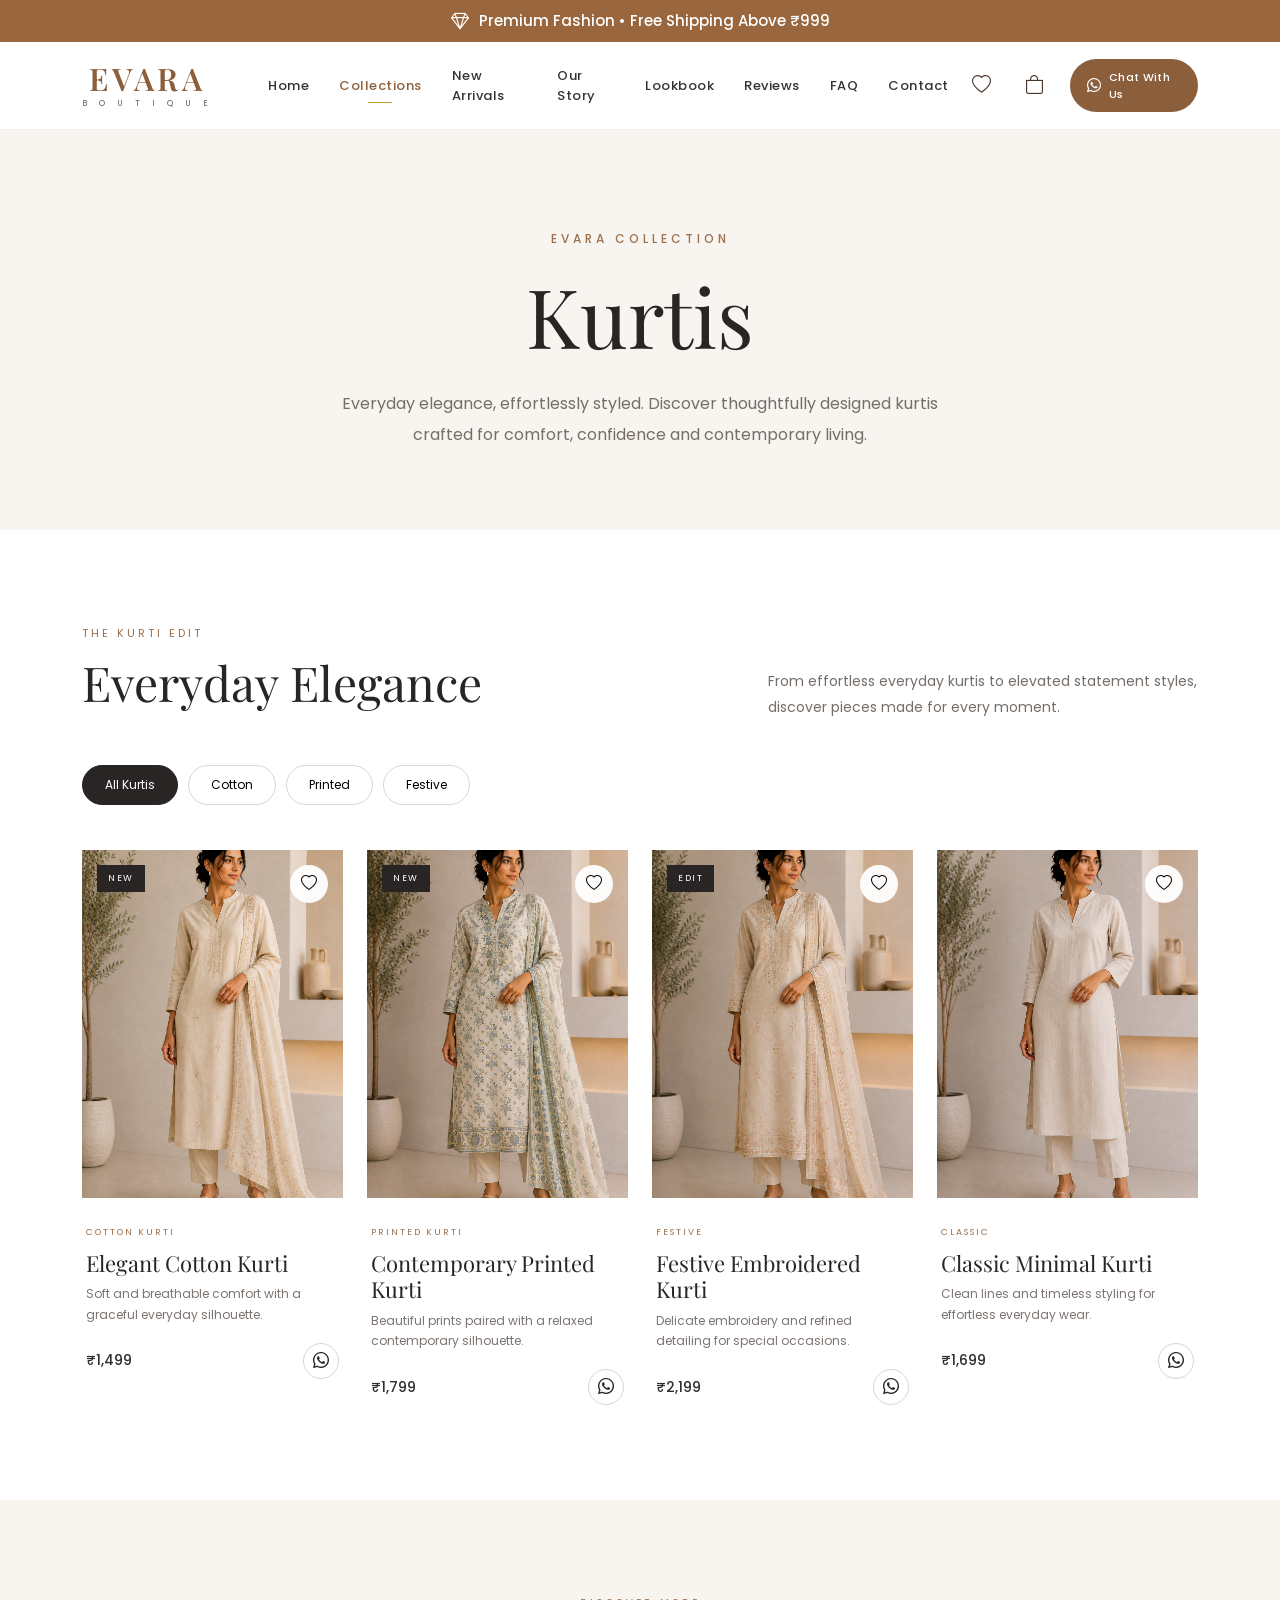
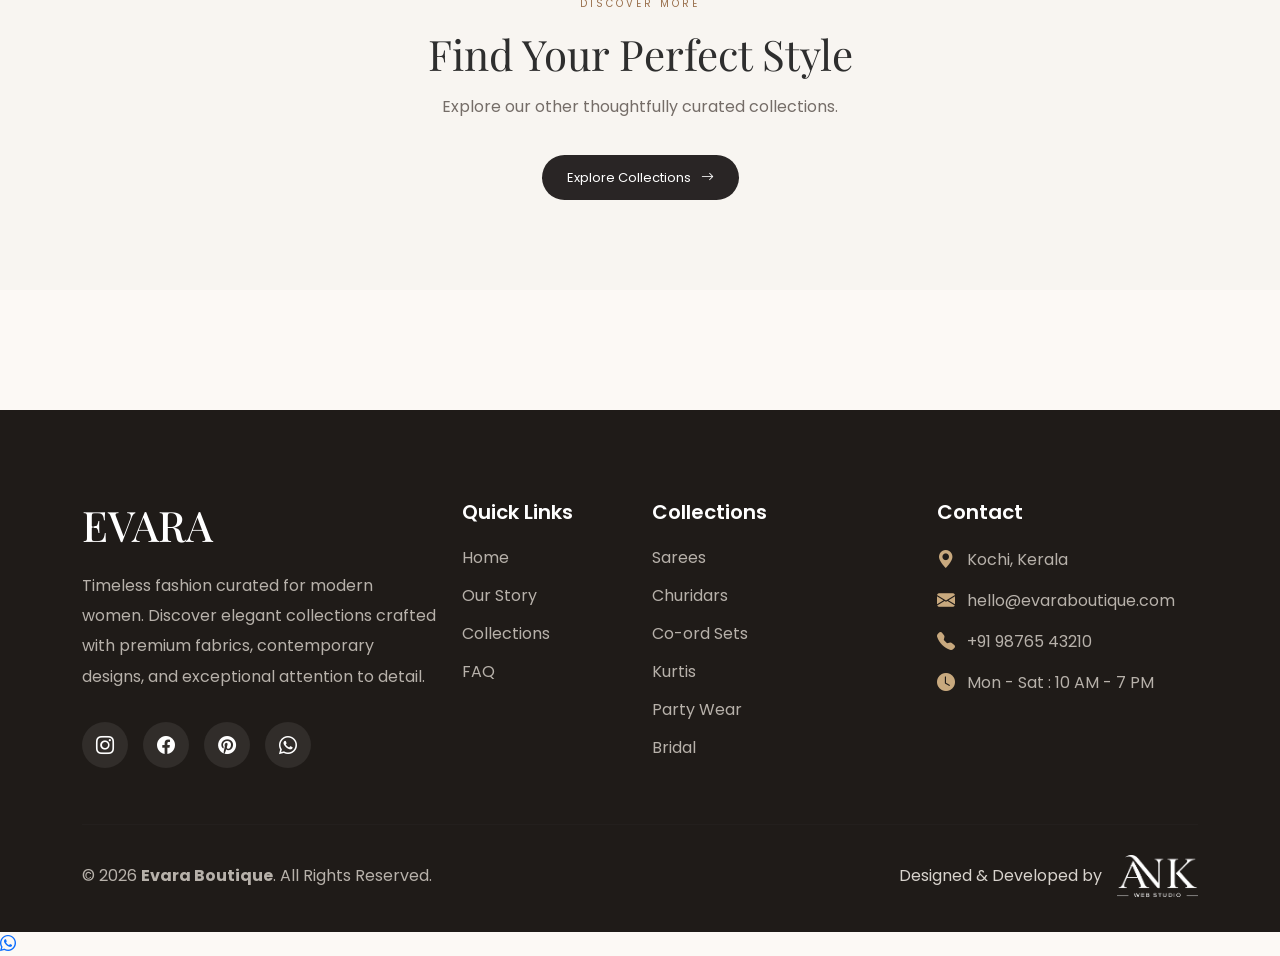
<file: kurtisold.html>
<!DOCTYPE html>

<html lang="en">

<head>


<meta charset="UTF-8">

<meta name="viewport"
      content="width=device-width, initial-scale=1.0">

<title>Kurtis Collection | Evara Boutique</title>

<meta name="description"
      content="Explore Evara Boutique's elegant kurti collection featuring comfortable silhouettes, contemporary designs and timeless styles for every occasion.">

<!-- Bootstrap -->
<link
    href="https://cdn.jsdelivr.net/npm/bootstrap@5.3.7/dist/css/bootstrap.min.css"
    rel="stylesheet">

<!-- Bootstrap Icons -->
<link
    rel="stylesheet"
    href="https://cdn.jsdelivr.net/npm/bootstrap-icons@1.13.1/font/bootstrap-icons.min.css">

<!-- Google Fonts -->
<link
    href="https://fonts.googleapis.com/css2?family=Playfair+Display:wght@400;500;600;700&family=Poppins:wght@300;400;500;600&display=swap"
    rel="stylesheet">

<!-- Main CSS -->
<link
    rel="stylesheet"
    href="css/style.css">

<!-- Collection CSS -->
<link
    rel="stylesheet"
    href="css/collection.css">


</head>

<body>

<!-- =====================================================
     TOP BAR
===================================================== -->

<div class="top-bar">


<i class="bi bi-gem"></i>

<span>
    Premium Fashion • Free Shipping Above ₹999
</span>


</div>

<!-- =====================================================
     NAVBAR
===================================================== -->

<nav class="navbar navbar-expand-lg evara-navbar sticky-top">


<div class="container">

    <!-- BRAND -->

    <a class="navbar-brand evara-brand"
       href="index.html">

        <span class="brand-name">
            EVARA
        </span>

        <span class="brand-subtitle">
            B O U T I Q U E
        </span>

    </a>


    <!-- MOBILE BUTTON -->

    <button class="navbar-toggler"
            type="button"
            data-bs-toggle="collapse"
            data-bs-target="#menu"
            aria-controls="menu"
            aria-expanded="false"
            aria-label="Toggle navigation">

        <span class="navbar-toggler-icon"></span>

    </button>


    <!-- NAVIGATION -->

    <div class="collapse navbar-collapse"
         id="menu">

        <ul class="navbar-nav mx-auto align-items-lg-center">

            <li class="nav-item">

                <a class="nav-link"
                   href="index.html#hero">

                    Home

                </a>

            </li>


            <li class="nav-item">

                <a class="nav-link active"
                   href="index.html#category">

                    Collections

                </a>

            </li>


            <li class="nav-item">

                <a class="nav-link"
                   href="index.html#featured">

                    New Arrivals

                </a>

            </li>


            <li class="nav-item">

                <a class="nav-link"
                   href="index.html#about">

                    Our Story

                </a>

            </li>


            <li class="nav-item">

                <a class="nav-link"
                   href="index.html#lookbook">

                    Lookbook

                </a>

            </li>


            <li class="nav-item">

                <a class="nav-link"
                   href="index.html#testimonials">

                    Reviews

                </a>

            </li>


            <li class="nav-item">

                <a class="nav-link"
                   href="index.html#faq">

                    FAQ

                </a>

            </li>


            <li class="nav-item">

                <a class="nav-link"
                   href="index.html#contact">

                    Contact

                </a>

            </li>

        </ul>


        <!-- NAV ACTIONS -->

        <div class="evara-nav-actions">

            <a href="#"
               class="nav-icon"
               aria-label="Wishlist">

                <i class="bi bi-heart"></i>

            </a>


            <a href="#"
               class="nav-icon"
               aria-label="Shopping Bag">

                <i class="bi bi-bag"></i>

            </a>


            <a href="#"
               class="nav-whatsapp">

                <i class="bi bi-whatsapp"></i>

                <span>
                    Chat With Us
                </span>

            </a>

        </div>

    </div>

</div>


</nav>

<!-- =====================================================
     COLLECTION HERO
===================================================== -->

<section class="collection-hero">


<div class="container">

    <span class="collection-label">
        EVARA COLLECTION
    </span>

    <h1>
        Kurtis
    </h1>

    <p>
        Everyday elegance, effortlessly styled.
        Discover thoughtfully designed kurtis crafted
        for comfort, confidence and contemporary living.
    </p>

</div>


</section>

<!-- =====================================================
     COLLECTION CONTENT
===================================================== -->

<section class="saree-collection">


<div class="container">


    <!-- HEADING -->

    <div class="collection-heading">

        <div>

            <span>
                THE KURTI EDIT
            </span>

            <h2>
                Everyday Elegance
            </h2>

        </div>


        <p>
            From effortless everyday kurtis to elevated
            statement styles, discover pieces made for every moment.
        </p>

    </div>



    <!-- FILTER -->

    <div class="collection-filter">

        <button class="filter-btn active">
            All Kurtis
        </button>

        <button class="filter-btn">
            Cotton
        </button>

        <button class="filter-btn">
            Printed
        </button>

        <button class="filter-btn">
            Festive
        </button>

    </div>



    <!-- =================================================
         PRODUCT GRID
    ================================================== -->

    <div class="saree-grid">


        <!-- PRODUCT 01 -->

        <div class="saree-product">

            <div class="saree-image">

                <img
                    src="images/kurti-1.png"
                    alt="Elegant Cotton Kurti"
                    loading="lazy">

                <span class="saree-badge">
                    NEW
                </span>


                <button class="saree-wishlist"
                        type="button"
                        aria-label="Add Elegant Cotton Kurti to wishlist">

                    <i class="bi bi-heart"></i>

                </button>


                <div class="saree-overlay">

                    <a
                        href="view-details.html?product=kurti"
                        class="saree-view">

                        View Details

                        <i class="bi bi-arrow-up-right"></i>

                    </a>

                </div>

            </div>


            <div class="saree-content">

                <span>
                    COTTON KURTI
                </span>

                <h3>
                    Elegant Cotton Kurti
                </h3>

                <p>
                    Soft and breathable comfort with a graceful everyday silhouette.
                </p>


                <div class="saree-bottom">

                    <strong>
                        ₹1,499
                    </strong>

                    <a href="#"
                       aria-label="Enquire on WhatsApp">

                        <i class="bi bi-whatsapp"></i>

                    </a>

                </div>

            </div>

        </div>



        <!-- PRODUCT 02 -->

        <div class="saree-product">

            <div class="saree-image">

                <img
                    src="images/kurti-2.png"
                    alt="Printed Contemporary Kurti"
                    loading="lazy">

                <span class="saree-badge">
                    NEW
                </span>


                <button class="saree-wishlist"
                        type="button"
                        aria-label="Add Printed Contemporary Kurti to wishlist">

                    <i class="bi bi-heart"></i>

                </button>


                <div class="saree-overlay">

                    <a
                        href="view-details.html?product=kurti-2"
                        class="saree-view">

                        View Details

                        <i class="bi bi-arrow-up-right"></i>

                    </a>

                </div>

            </div>


            <div class="saree-content">

                <span>
                    PRINTED KURTI
                </span>

                <h3>
                    Contemporary Printed Kurti
                </h3>

                <p>
                    Beautiful prints paired with a relaxed contemporary silhouette.
                </p>


                <div class="saree-bottom">

                    <strong>
                        ₹1,799
                    </strong>

                    <a href="#"
                       aria-label="Enquire on WhatsApp">

                        <i class="bi bi-whatsapp"></i>

                    </a>

                </div>

            </div>

        </div>



        <!-- PRODUCT 03 -->

        <div class="saree-product">

            <div class="saree-image">

                <img
                    src="images/kurti-3.png"
                    alt="Festive Embroidered Kurti"
                    loading="lazy">

                <span class="saree-badge">
                    EDIT
                </span>


                <button class="saree-wishlist"
                        type="button"
                        aria-label="Add Festive Embroidered Kurti to wishlist">

                    <i class="bi bi-heart"></i>

                </button>


                <div class="saree-overlay">

                    <a
                        href="view-details.html?product=kurti-3"
                        class="saree-view">

                        View Details

                        <i class="bi bi-arrow-up-right"></i>

                    </a>

                </div>

            </div>


            <div class="saree-content">

                <span>
                    FESTIVE
                </span>

                <h3>
                    Festive Embroidered Kurti
                </h3>

                <p>
                    Delicate embroidery and refined detailing for special occasions.
                </p>


                <div class="saree-bottom">

                    <strong>
                        ₹2,199
                    </strong>

                    <a href="#"
                       aria-label="Enquire on WhatsApp">

                        <i class="bi bi-whatsapp"></i>

                    </a>

                </div>

            </div>

        </div>



        <!-- PRODUCT 04 -->

        <div class="saree-product">

            <div class="saree-image">

                <img
                    src="images/kurti-4.png"
                    alt="Classic Minimal Kurti"
                    loading="lazy">


                <button class="saree-wishlist"
                        type="button"
                        aria-label="Add Classic Minimal Kurti to wishlist">

                    <i class="bi bi-heart"></i>

                </button>


                <div class="saree-overlay">

                    <a
                        href="view-details.html?product=kurti-4"
                        class="saree-view">

                        View Details

                        <i class="bi bi-arrow-up-right"></i>

                    </a>

                </div>

            </div>


            <div class="saree-content">

                <span>
                    CLASSIC
                </span>

                <h3>
                    Classic Minimal Kurti
                </h3>

                <p>
                    Clean lines and timeless styling for effortless everyday wear.
                </p>


                <div class="saree-bottom">

                    <strong>
                        ₹1,699
                    </strong>

                    <a href="#"
                       aria-label="Enquire on WhatsApp">

                        <i class="bi bi-whatsapp"></i>

                    </a>

                </div>

            </div>

        </div>

    </div>

</div>


</section>

<!-- =====================================================
     COLLECTION CTA
===================================================== -->

<section class="collection-cta">


<div class="container">

    <span>
        DISCOVER MORE
    </span>

    <h2>
        Find Your Perfect Style
    </h2>

    <p>
        Explore our other thoughtfully curated collections.
    </p>

    <a href="index.html#category"
       class="collection-cta-button">

        Explore Collections

        <i class="bi bi-arrow-right"></i>

    </a>

</div>


</section>

<!-- =====================================================
     FOOTER
===================================================== -->

<footer class="footer">


<div class="container">

    <div class="row gy-5">


        <!-- BRAND -->

        <div class="col-lg-4">

            <h2 class="footer-logo">
                EVARA
            </h2>

            <p class="footer-text">

                Timeless fashion curated for modern women.
                Discover elegant collections crafted with
                premium fabrics, contemporary designs,
                and exceptional attention to detail.

            </p>


            <div class="social-links">

                <a href="#">
                    <i class="bi bi-instagram"></i>
                </a>

                <a href="#">
                    <i class="bi bi-facebook"></i>
                </a>

                <a href="#">
                    <i class="bi bi-pinterest"></i>
                </a>

                <a href="#">
                    <i class="bi bi-whatsapp"></i>
                </a>

            </div>

        </div>



        <!-- QUICK LINKS -->

        <div class="col-lg-2">

            <h5>
                Quick Links
            </h5>

            <ul class="footer-links">

                <li>
                    <a href="index.html#hero">
                        Home
                    </a>
                </li>

                <li>
                    <a href="index.html#about">
                        Our Story
                    </a>
                </li>

                <li>
                    <a href="index.html#category">
                        Collections
                    </a>
                </li>

                <li>
                    <a href="index.html#faq">
                        FAQ
                    </a>
                </li>

            </ul>

        </div>



        <!-- COLLECTIONS -->

        <div class="col-lg-3">

            <h5>
                Collections
            </h5>

            <ul class="footer-links">

                <li>
                    <a href="sarees.html">
                        Sarees
                    </a>
                </li>

                <li>
                    <a href="churidars.html">
                        Churidars
                    </a>
                </li>

                <li>
                    <a href="coord-sets.html">
                        Co-ord Sets
                    </a>
                </li>

                <li>
                    <a href="kurtis.html">
                        Kurtis
                    </a>
                </li>

                <li>
                    <a href="party-wear.html">
                        Party Wear
                    </a>
                </li>

                <li>
                    <a href="bridal.html">
                        Bridal
                    </a>
                </li>

            </ul>

        </div>



        <!-- CONTACT -->

        <div class="col-lg-3">

            <h5>
                Contact
            </h5>

            <ul class="footer-contact">

                <li>

                    <i class="bi bi-geo-alt-fill"></i>

                    Kochi, Kerala

                </li>


                <li>

                    <i class="bi bi-envelope-fill"></i>

                    hello@evaraboutique.com

                </li>


                <li>

                    <i class="bi bi-telephone-fill"></i>

                    +91 98765 43210

                </li>


                <li>

                    <i class="bi bi-clock-fill"></i>

                    Mon - Sat : 10 AM - 7 PM

                </li>

            </ul>

        </div>

    </div>


    <hr class="footer-divider">


    <div class="footer-bottom">

        <p>
            © 2026
            <strong>Evara Boutique</strong>.
            All Rights Reserved.
        </p>


        <div class="developer">

            <span>
                Designed & Developed by
            </span>

            <img
                src="images/ANK LOGO.png"
                alt="ANK Web Studio"
                class="ank-logo">

        </div>

    </div>

</div>


</footer>

<!-- FLOATING WHATSAPP -->

<a href="#"
class="whatsapp"
aria-label="Chat with Evara Boutique on WhatsApp">


<i class="bi bi-whatsapp"></i>


</a>

<!-- Bootstrap JS -->

<script
    src="https://cdn.jsdelivr.net/npm/bootstrap@5.3.7/dist/js/bootstrap.bundle.min.js">
</script>

</body>

</html>
</file>
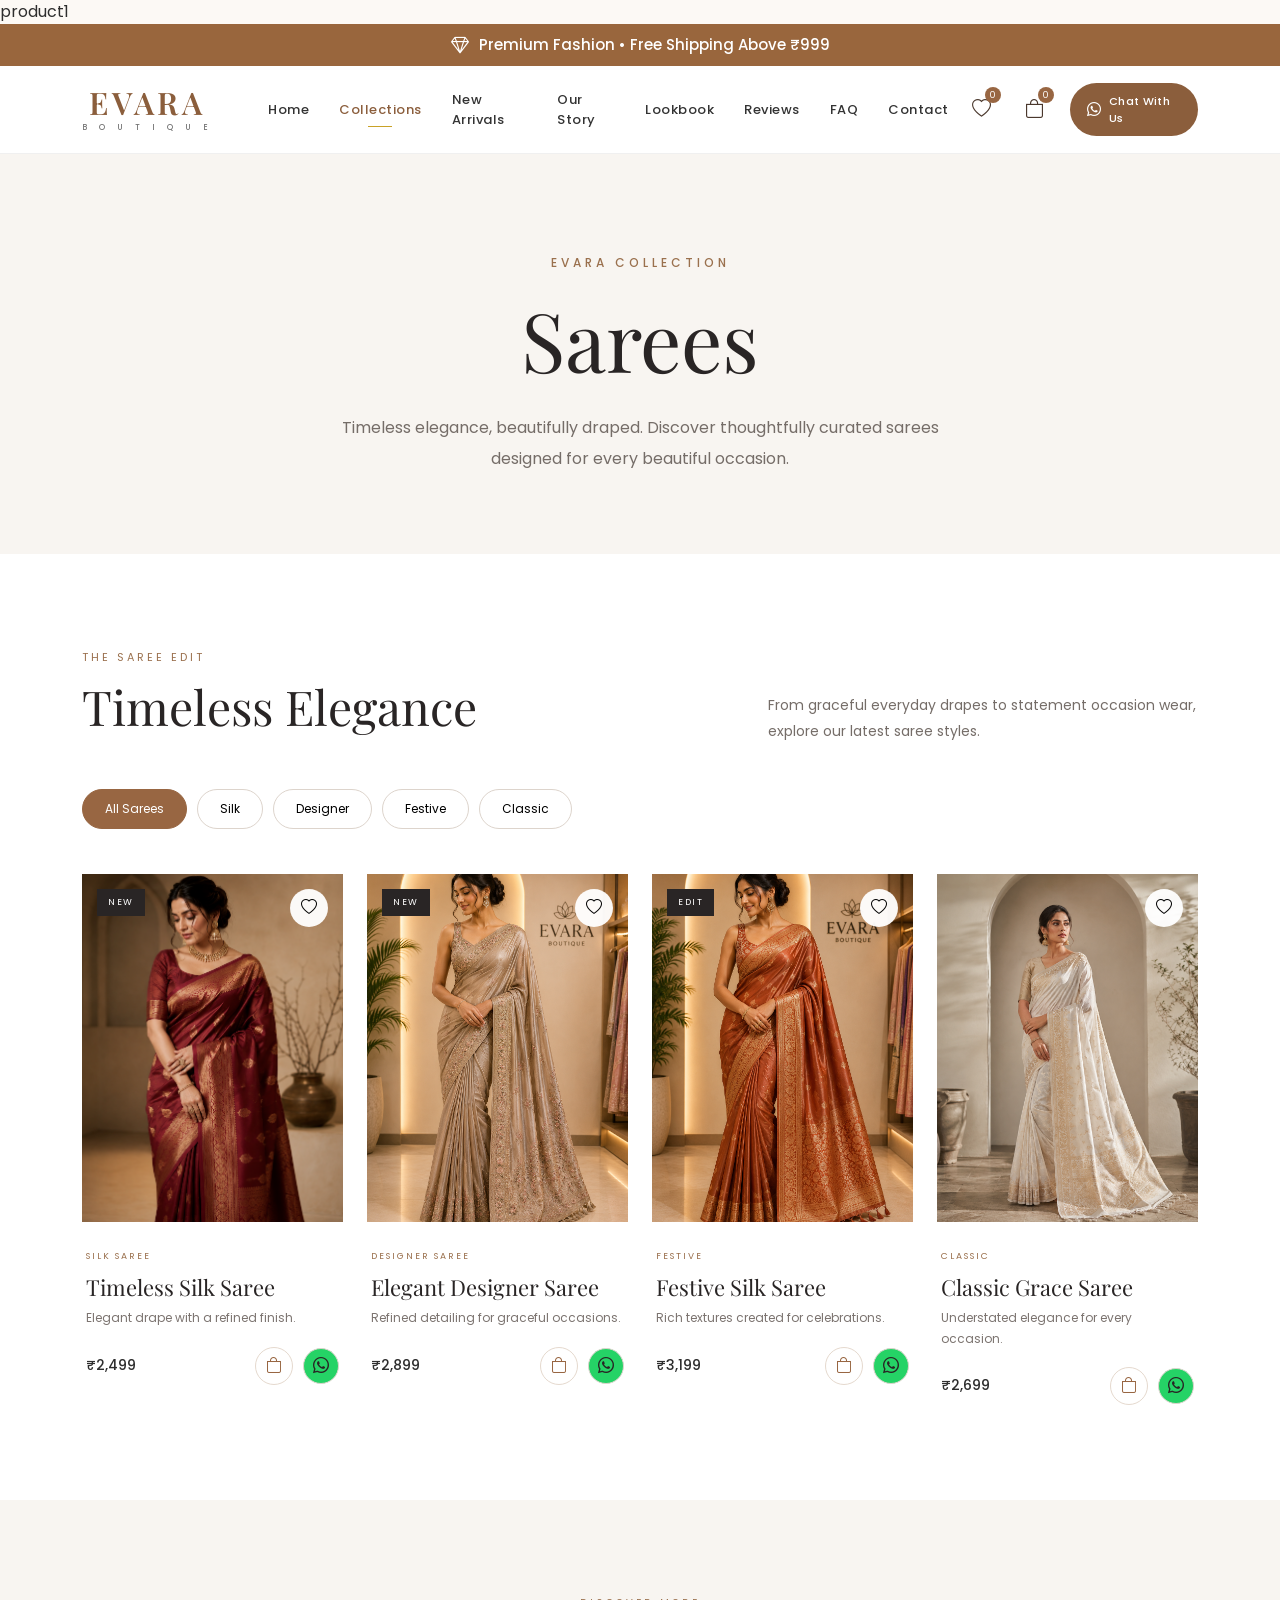
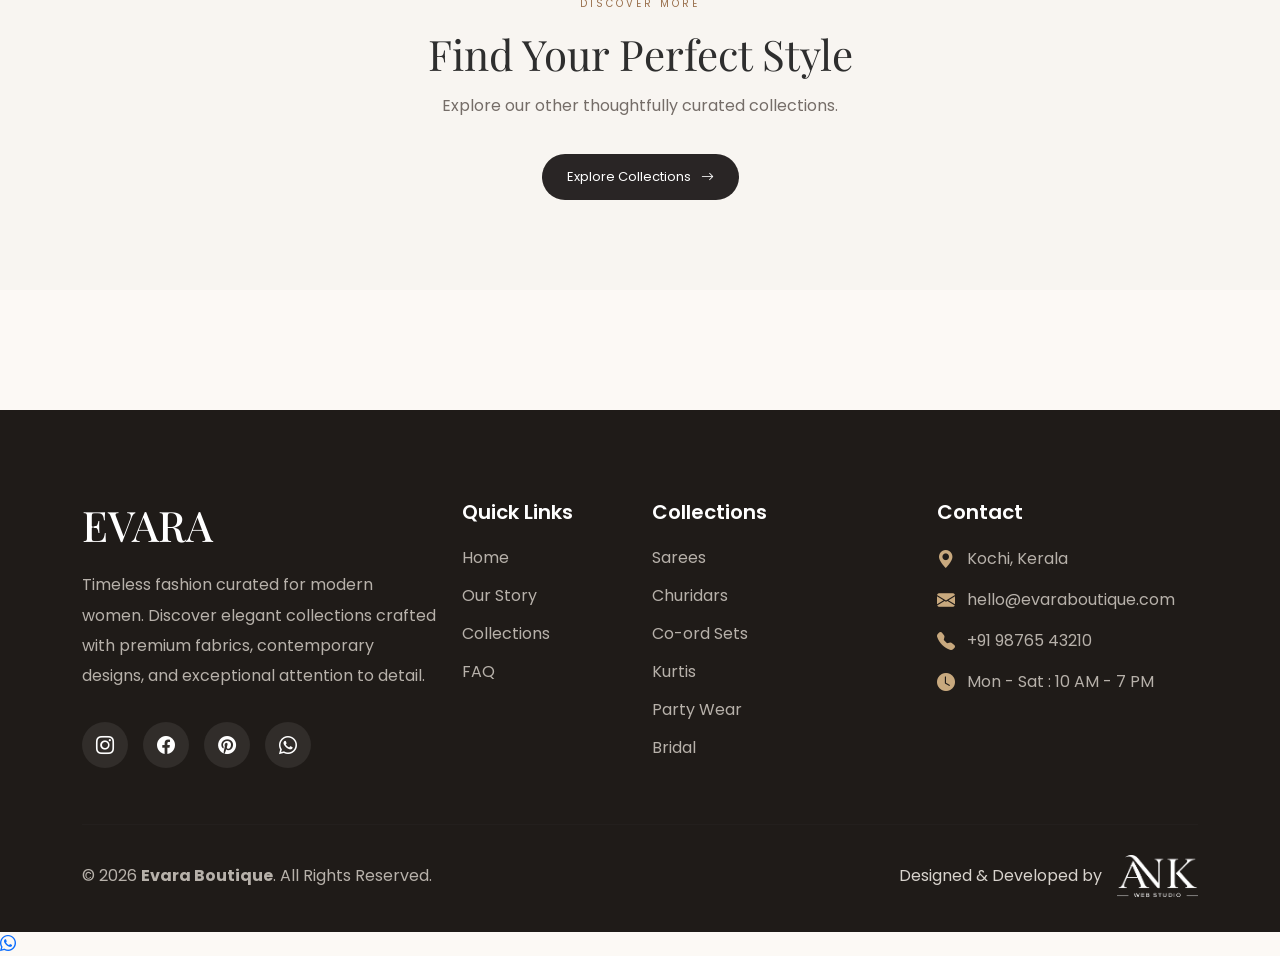
<file: sarees.html>
<!DOCTYPE html>
<html lang="en">

<head>

    <meta charset="UTF-8">

    <meta name="viewport"
          content="width=device-width, initial-scale=1.0">

    <title>Saree Collection | Evara Boutique</title>

    <!-- Bootstrap -->
    <link
        href="https://cdn.jsdelivr.net/npm/bootstrap@5.3.7/dist/css/bootstrap.min.css"
        rel="stylesheet">

    <!-- Bootstrap Icons -->
    <link
        rel="stylesheet"
        href="https://cdn.jsdelivr.net/npm/bootstrap-icons@1.13.1/font/bootstrap-icons.min.css">

    <!-- Google Fonts -->
    <link
        href="https://fonts.googleapis.com/css2?family=Playfair+Display:wght@400;500;600;700&family=Poppins:wght@300;400;500;600&display=swap"
        rel="stylesheet">

    <!-- Main CSS -->
    <link
        rel="stylesheet"
        href="css/style.css">

    <!-- Collection CSS -->
    <link
        rel="stylesheet"
        href="css/collection.css">
product1
    <style>
        
.saree-bottom {
    display: flex;
    align-items: center;
    justify-content: space-between;
}

.saree-product-actions {
    display: flex;
    align-items: center;
    gap: 10px;
}

.saree-cart-btn,
.saree-whatsapp-btn {
    width: 38px;
    height: 38px;
    border-radius: 50%;
    display: flex;
    align-items: center;
    justify-content: center;
    font-size: 16px;
    transition: all .3s ease;
}

.saree-cart-btn {
    background: #fff;
    color: #986642;
    border: 1px solid #e5d9ce;
    cursor: pointer;
}

.saree-cart-btn:hover {
    background: #986642;
    color: #fff;
    transform: translateY(-3px);
}

.saree-whatsapp-btn {
    background: #25d366;
    color: #fff;
    text-decoration: none;
    border: none;
}

.saree-whatsapp-btn:hover {
    background: #1da851;
    color: #fff;
    transform: translateY(-3px);
}

        /* OVERLAY */
.shop-panel-overlay {
    position: fixed;
    inset: 0;
    background: rgba(0, 0, 0, 0.45);
    z-index: 9998;
    opacity: 0;
    visibility: hidden;
    transition: all 0.4s ease;
}

/* SIDEBAR */
.shop-side-panel {
    position: fixed;
    top: 0;
    right: 0;
    width: 430px;
    max-width: 100%;
    height: 100vh;
    background: #fff;
    z-index: 9999;
    transform: translateX(100%);
    visibility: hidden;
    transition: transform 0.4s ease, visibility 0.4s ease;
    display: flex;
    flex-direction: column;
}

/* OPEN STATE */
.shop-side-panel.active {
    transform: translateX(0);
    visibility: visible;
}

.shop-panel-overlay.active {
    opacity: 1;
    visibility: visible;
}

/* MOBILE */
@media (max-width: 576px) {
    .shop-side-panel {
        width: 100%;
    }
}

        
/* =====================================================
   EVARA CART & WISHLIST SIDEBAR
===================================================== */

/* PREVENT BACKGROUND SCROLL */

body.shop-panel-open {
    overflow: hidden;
}


/* =====================================================
   OVERLAY
===================================================== */

.shop-panel-overlay {
    position: fixed;
    inset: 0;
    background: rgba(32, 25, 20, 0.48);
    backdrop-filter: blur(3px);
    -webkit-backdrop-filter: blur(3px);

    z-index: 9998;

    opacity: 0;
    visibility: hidden;
    pointer-events: none;

    transition: opacity 0.4s ease,
                visibility 0.4s ease;
}

.shop-panel-overlay.active {
    opacity: 1;
    visibility: visible;
    pointer-events: auto;
}


/* =====================================================
   MAIN SIDEBAR
===================================================== */

.shop-side-panel {
    position: fixed;

    top: 0;
    right: 0;

    width: 450px;
    max-width: 100%;

    height: 100vh;
    height: 100dvh;

    background: #fffdfb;

    z-index: 9999;

    display: flex;
    flex-direction: column;

    transform: translateX(100%);
    visibility: hidden;

    transition: transform 0.45s cubic-bezier(0.77, 0, 0.175, 1),
                visibility 0.45s ease;

    box-shadow: -12px 0 45px rgba(0, 0, 0, 0.12);

    overflow: hidden;
}

.shop-side-panel.active {
    transform: translateX(0);
    visibility: visible;
}


/* =====================================================
   SIDEBAR HEADER
===================================================== */

.shop-panel-header {
    display: flex;
    align-items: center;
    justify-content: space-between;

    padding: 27px 28px 23px;

    border-bottom: 1px solid #eee6df;

    background: #fffdfb;
}

.shop-panel-heading h2 {
    font-family: 'Playfair Display', serif;

    font-size: 25px;
    font-weight: 500;

    color: #49382c;

    margin: 0 0 5px;
}

.shop-panel-heading span {
    font-family: 'Poppins', sans-serif;

    font-size: 9px;
    letter-spacing: 3px;

    color: #a68b75;
}


/* CLOSE BUTTON */

.shop-panel-close {
    width: 39px;
    height: 39px;

    border-radius: 50%;

    border: 1px solid #e8ddd3;

    background: transparent;

    color: #76543e;

    display: flex;
    align-items: center;
    justify-content: center;

    font-size: 15px;

    cursor: pointer;

    transition: all 0.3s ease;
}

.shop-panel-close:hover {
    background: #986642;
    color: #fff;
    border-color: #986642;

    transform: rotate(90deg);
}


/* =====================================================
   SIDEBAR TABS
===================================================== */

.shop-panel-tabs {
    display: flex;

    padding: 0 28px;

    border-bottom: 1px solid #eee6df;

    background: #fffdfb;
}

.shop-tab {
    position: relative;

    flex: 1;

    padding: 17px 8px;

    border: none;
    background: transparent;

    font-family: 'Poppins', sans-serif;

    font-size: 12px;
    font-weight: 500;

    color: #9b8b7f;

    cursor: pointer;

    transition: color 0.3s ease;
}

.shop-tab span {
    display: inline-flex;

    align-items: center;
    justify-content: center;

    min-width: 19px;
    height: 19px;

    margin-left: 4px;

    border-radius: 50%;

    background: #f2eae3;

    color: #986642;

    font-size: 10px;
}

.shop-tab::after {
    content: "";

    position: absolute;

    left: 0;
    bottom: -1px;

    width: 100%;
    height: 2px;

    background: #986642;

    transform: scaleX(0);

    transition: transform 0.3s ease;
}

.shop-tab.active {
    color: #76513a;
}

.shop-tab.active::after {
    transform: scaleX(1);
}


/* =====================================================
   SIDEBAR PRODUCT AREA
===================================================== */

.shop-panel-items {
    flex: 1;

    overflow-y: auto;

    padding: 10px 28px 25px;

    background: #fffdfb;
}

.shop-panel-items::-webkit-scrollbar {
    width: 4px;
}

.shop-panel-items::-webkit-scrollbar-track {
    background: #f8f3ef;
}

.shop-panel-items::-webkit-scrollbar-thumb {
    background: #c7a58a;
    border-radius: 10px;
}


/* =====================================================
   PRODUCT ITEM
===================================================== */

.shop-item {
    position: relative;

    display: flex;
    align-items: flex-start;

    gap: 16px;

    padding: 20px 0;

    border-bottom: 1px solid #eee6df;

    animation: shopItemAppear 0.35s ease both;
}

@keyframes shopItemAppear {
    from {
        opacity: 0;
        transform: translateY(12px);
    }

    to {
        opacity: 1;
        transform: translateY(0);
    }
}


/* PRODUCT IMAGE */

.shop-item > img {
    width: 95px;
    height: 120px;

    object-fit: cover;

    border-radius: 3px;

    background: #f4eee8;

    flex-shrink: 0;
}


/* PRODUCT DETAILS */

.shop-item-info {
    flex: 1;
    min-width: 0;
    padding-top: 4px;
}

.shop-item-info h3 {
    font-family: 'Playfair Display', serif;

    font-size: 16px;
    font-weight: 500;

    line-height: 1.4;

    color: #49382c;

    margin: 0 0 8px;
}

.shop-item-info p {
    font-family: 'Poppins', sans-serif;

    font-size: 13px;
    font-weight: 500;

    color: #986642;

    margin: 0 0 13px;
}


/* =====================================================
   QUANTITY CONTROLS
===================================================== */

.shop-item-actions {
    display: flex;
    align-items: center;

    gap: 14px;
}

.shop-qty-btn {
    width: 27px;
    height: 27px;

    border: 1px solid #e6d9ce;

    background: transparent;

    color: #76543e;

    font-size: 17px;

    display: flex;
    align-items: center;
    justify-content: center;

    cursor: pointer;

    transition: all 0.3s ease;
}

.shop-qty-btn:hover {
    background: #986642;
    color: #fff;
    border-color: #986642;
}

.shop-qty {
    font-family: 'Poppins', sans-serif;

    font-size: 12px;
    font-weight: 500;

    color: #49382c;
}


/* =====================================================
   MOVE TO CART BUTTON
===================================================== */

.shop-move-btn {
    padding: 7px 13px;

    border: 1px solid #986642;

    background: transparent;

    color: #986642;

    font-family: 'Poppins', sans-serif;

    font-size: 10px;
    letter-spacing: 0.5px;

    cursor: pointer;

    transition: all 0.3s ease;
}

.shop-move-btn:hover {
    background: #986642;
    color: #fff;
}


/* =====================================================
   REMOVE BUTTON
===================================================== */

.shop-remove {
    width: 30px;
    height: 30px;

    border: none;
    background: transparent;

    color: #b5a397;

    font-size: 14px;

    cursor: pointer;

    transition: all 0.3s ease;
}

.shop-remove:hover {
    color: #b34b3d;
    transform: scale(1.12);
}


/* =====================================================
   EMPTY CART / WISHLIST
===================================================== */

.shop-empty {
    min-height: 330px;

    display: flex;
    flex-direction: column;

    align-items: center;
    justify-content: center;

    text-align: center;

    padding: 30px 15px;

    animation: shopItemAppear 0.4s ease;
}

.shop-empty > i {
    font-size: 43px;

    color: #c5a48a;

    margin-bottom: 20px;
}

.shop-empty h3 {
    font-family: 'Playfair Display', serif;

    font-size: 23px;
    font-weight: 500;

    color: #49382c;

    margin-bottom: 10px;
}

.shop-empty p {
    font-family: 'Poppins', sans-serif;

    font-size: 12px;

    color: #9b8b7f;

    line-height: 1.8;

    margin: 0;
}


/* =====================================================
   SIDEBAR FOOTER
===================================================== */

.shop-panel-footer {
    padding: 23px 28px 28px;

    border-top: 1px solid #eee6df;

    background: #fff;

    flex-shrink: 0;
}


/* SUBTOTAL */

.shop-subtotal {
    display: flex;
    align-items: center;
    justify-content: space-between;

    margin-bottom: 20px;
}

.shop-subtotal span {
    font-family: 'Poppins', sans-serif;

    font-size: 13px;

    color: #806b5b;
}

.shop-subtotal strong {
    font-family: 'Playfair Display', serif;

    font-size: 21px;
    font-weight: 600;

    color: #49382c;
}


/* =====================================================
   CHECKOUT BUTTON
===================================================== */

.shop-checkout {
    width: 100%;

    padding: 16px 20px;

    border: 1px solid #986642;

    background: #986642;

    color: #fff;

    font-family: 'Poppins', sans-serif;

    font-size: 11px;
    font-weight: 500;

    letter-spacing: 1.5px;
    text-transform: uppercase;

    cursor: pointer;

    transition: all 0.35s ease;
}

.shop-checkout:hover:not(:disabled) {
    background: #76513a;
    border-color: #76513a;

    transform: translateY(-2px);

    box-shadow: 0 7px 18px rgba(120, 80, 50, 0.18);
}

.shop-checkout:disabled {
    opacity: 0.5;
    cursor: not-allowed;
}


/* =====================================================
   MOBILE RESPONSIVE
===================================================== */

@media (max-width: 576px) {

    .shop-side-panel {
        width: 100%;
        max-width: 100%;
    }

    .shop-panel-header {
        padding: 22px 20px 18px;
    }

    .shop-panel-heading h2 {
        font-size: 23px;
    }

    .shop-panel-tabs {
        padding: 0 20px;
    }

    .shop-panel-items {
        padding: 8px 20px 20px;
    }

    .shop-item {
        gap: 13px;
        padding: 17px 0;
    }

    .shop-item > img {
        width: 82px;
        height: 108px;
    }

    .shop-item-info h3 {
        font-size: 14px;
    }

    .shop-item-info p {
        font-size: 12px;
    }

    .shop-panel-footer {
        padding: 20px;
    }

    .shop-empty {
        min-height: 280px;
    }
}


/* =====================================================
   SMALL MOBILE
===================================================== */

@media (max-width: 360px) {

    .shop-panel-header {
        padding-left: 15px;
        padding-right: 15px;
    }

    .shop-panel-items {
        padding-left: 15px;
        padding-right: 15px;
    }

    .shop-panel-footer {
        padding: 17px 15px;
    }

    .shop-item > img {
        width: 72px;
        height: 98px;
    }

    .shop-item {
        gap: 10px;
    }
}

        /* FILTER ANIMATION */

.saree-product {
    transition: opacity 0.4s ease, transform 0.4s ease;
}

.saree-product.filter-hidden {
    display: none !important;
}


/* ACTIVE FILTER */

.filter-btn {
    transition: all 0.3s ease;
    cursor: pointer;
}

.filter-btn.active {
    background: #986642;
    color: #fff;
    border-color: #986642;
}

    </style>

</head>


<body>


<!-- =====================================================
     TOP BAR
===================================================== -->

<div class="top-bar">

    <i class="bi bi-gem"></i>

    <span>
        Premium Fashion • Free Shipping Above ₹999
    </span>

</div>



<!-- =====================================================
     NAVBAR
===================================================== -->

<nav class="navbar navbar-expand-lg evara-navbar sticky-top">

    <div class="container">

        <!-- BRAND -->

        <a class="navbar-brand evara-brand"
           href="index.html">

            <span class="brand-name">
                EVARA
            </span>

            <span class="brand-subtitle">
                B O U T I Q U E
            </span>

        </a>


        <!-- MOBILE BUTTON -->

        <button class="navbar-toggler"
                type="button"
                data-bs-toggle="collapse"
                data-bs-target="#menu"
                aria-controls="menu"
                aria-expanded="false"
                aria-label="Toggle navigation">

            <span class="navbar-toggler-icon"></span>

        </button>


        <!-- NAVIGATION -->

        <div class="collapse navbar-collapse"
             id="menu">

            <ul class="navbar-nav mx-auto align-items-lg-center">

                <li class="nav-item">

                    <a class="nav-link"
                       href="index.html#hero">

                        Home

                    </a>

                </li>


                <li class="nav-item">

                    <a class="nav-link active"
                       href="index.html#category">

                        Collections

                    </a>

                </li>


                <li class="nav-item">

                    <a class="nav-link"
                       href="index.html#featured">

                        New Arrivals

                    </a>

                </li>


                <li class="nav-item">

                    <a class="nav-link"
                       href="index.html#about">

                        Our Story

                    </a>

                </li>


                <li class="nav-item">

                    <a class="nav-link"
                       href="index.html#lookbook">

                        Lookbook

                    </a>

                </li>


                <li class="nav-item">

                    <a class="nav-link"
                       href="index.html#testimonials">

                        Reviews

                    </a>

                </li>


                <li class="nav-item">

                    <a class="nav-link"
                       href="index.html#faq">

                        FAQ

                    </a>

                </li>


                <li class="nav-item">

                    <a class="nav-link"
                       href="index.html#contact">

                        Contact

                    </a>

                </li>

            </ul>


            <!-- NAV ACTIONS -->

            <div class="evara-nav-actions">

              <!--  <a href="#"
                   class="nav-icon"
                   aria-label="Wishlist">

                    <i class="bi bi-heart"></i>

                </a>


                <a href="#"
                   class="nav-icon"
                   aria-label="Shopping Bag">

                    <i class="bi bi-bag"></i>

                </a>  -->

                   <!-- WISHLIST ICON -->
    <button type="button"
            class="nav-icon js-open-panel"
            data-panel="wishlist"
            aria-label="Open Wishlist">

        <i class="bi bi-heart"></i>

        <span class="nav-count" id="wishlistCount">0</span>

    </button>


    <!-- CART ICON -->
    <button type="button"
            class="nav-icon js-open-panel"
            data-panel="cart"
            aria-label="Open Shopping Bag">

        <i class="bi bi-bag"></i>

        <span class="nav-count" id="cartCount">0</span>

    </button>


                <a href="#"
                   class="nav-whatsapp">

                    <i class="bi bi-whatsapp"></i>

                    <span>
                        Chat With Us
                    </span>

                </a>

            </div>

        </div>

    </div>

</nav>



<!-- =====================================================
     COLLECTION HERO
===================================================== -->

<section class="collection-hero">

    <div class="container">

        <span class="collection-label">
            EVARA COLLECTION
        </span>

        <h1>
            Sarees
        </h1>

        <p>
            Timeless elegance, beautifully draped.
            Discover thoughtfully curated sarees designed
            for every beautiful occasion.
        </p>

    </div>

</section>



<!-- =====================================================
     COLLECTION CONTENT
===================================================== -->

<section class="saree-collection">

    <div class="container">


        <!-- HEADING -->

        <div class="collection-heading">

            <div>

                <span>
                    THE SAREE EDIT
                </span>

                <h2>
                    Timeless Elegance
                </h2>

            </div>


            <p>
                From graceful everyday drapes to statement
                occasion wear, explore our latest saree styles.
            </p>

        </div>



                <!-- FILTER -->
        <div class="collection-filter">
        
            <button class="filter-btn active" data-filter="all">
                All Sarees
            </button>
        
            <button class="filter-btn" data-filter="silk">
                Silk
            </button>
        
            <button class="filter-btn" data-filter="designer">
                Designer
            </button>
        
            <button class="filter-btn" data-filter="festive">
                Festive
            </button>
        
            <button class="filter-btn" data-filter="classic">
                Classic
            </button>
        
        </div>



        <!-- =================================================
             PRODUCT GRID
        ================================================== -->

        <div class="saree-grid">


            <!-- PRODUCT 01 -->

            <div class="saree-product" data-category="silk">

                <div class="saree-image">

                    <img
                        src="images/product-1.png"
                        alt="Timeless Silk Saree"
                        loading="lazy">

                    <span class="saree-badge">
                        NEW
                    </span>


                    <button class="saree-wishlist"
                            type="button"
                            aria-label="Add to wishlist">

                        <i class="bi bi-heart"></i>

                    </button>


                    <div class="saree-overlay">

                        <a
                            href="view-details.html?product=saree"
                            class="saree-view">

                            View Details

                            <i class="bi bi-arrow-up-right"></i>

                        </a>

                    </div>

                </div>


                <div class="saree-content">

                    <span>
                        SILK SAREE
                    </span>

                    <h3>
                        Timeless Silk Saree
                    </h3>

                    <p>
                        Elegant drape with a refined finish.
                    </p>


                    <div class="saree-bottom">

                        <strong>
                            ₹2,499
                        </strong>

                       <div class="saree-product-actions">

                                <!-- ADD TO CART -->
                                <button class="saree-cart-btn"
                                        type="button"
                                        aria-label="Add to Cart">
                        
                                    <i class="bi bi-bag"></i>
                        
                                </button>
                        
                                <!-- WHATSAPP -->
                                <a href="https://wa.me/91xxxxxxxxx"
                                   class="saree-whatsapp-btn"
                                   aria-label="Enquire on WhatsApp"
                                   target="_blank">
                        
                                    <i class="bi bi-whatsapp"></i>
                        
                                </a>
                    
                        </div>


                    </div>

                </div>

            </div>



            <!-- PRODUCT 02 -->

            <div class="saree-product" data-category="designer">

                <div class="saree-image">

                    <img
                        src="images/saree-2.png"
                        alt="Elegant Designer Saree"
                        loading="lazy">

                    <span class="saree-badge">
                        NEW
                    </span>


                    <button class="saree-wishlist"
                            type="button"
                            aria-label="Add to wishlist">

                        <i class="bi bi-heart"></i>

                    </button>


                    <div class="saree-overlay">

                        <a
                            href="view-details.html?product=saree-2"
                            class="saree-view">

                            View Details

                            <i class="bi bi-arrow-up-right"></i>

                        </a>

                    </div>

                </div>


                <div class="saree-content">

                    <span>
                        DESIGNER SAREE
                    </span>

                    <h3>
                        Elegant Designer Saree
                    </h3>

                    <p>
                        Refined detailing for graceful occasions.
                    </p>


                    <div class="saree-bottom">

                        <strong>
                            ₹2,899
                        </strong>

                        <div class="saree-product-actions">

                                <!-- ADD TO CART -->
                                <button class="saree-cart-btn"
                                        type="button"
                                        aria-label="Add to Cart">
                        
                                    <i class="bi bi-bag"></i>
                        
                                </button>
                        
                                <!-- WHATSAPP -->
                                <a href="https://wa.me/91xxxxxxxxx"
                                   class="saree-whatsapp-btn"
                                   aria-label="Enquire on WhatsApp"
                                   target="_blank">
                        
                                    <i class="bi bi-whatsapp"></i>
                        
                                </a>
                    
                        </div>

                    </div>

                </div>

            </div>



            <!-- PRODUCT 03 -->

            <div class="saree-product" data-category="silk festive">

                <div class="saree-image">

                    <img
                        src="images/saree-3.png"
                        alt="Festive Silk Saree"
                        loading="lazy">

                    <span class="saree-badge">
                        EDIT
                    </span>


                    <button class="saree-wishlist"
                            type="button"
                            aria-label="Add to wishlist">

                        <i class="bi bi-heart"></i>

                    </button>


                    <div class="saree-overlay">

                        <a
                            href="view-details.html?product=saree-3"
                            class="saree-view">

                            View Details

                            <i class="bi bi-arrow-up-right"></i>

                        </a>

                    </div>

                </div>


                <div class="saree-content">

                    <span>
                        FESTIVE
                    </span>

                    <h3>
                        Festive Silk Saree
                    </h3>

                    <p>
                        Rich textures created for celebrations.
                    </p>


                    <div class="saree-bottom">

                        <strong>
                            ₹3,199
                        </strong>

                        <div class="saree-product-actions">

                                <!-- ADD TO CART -->
                                <button class="saree-cart-btn"
                                        type="button"
                                        aria-label="Add to Cart">
                        
                                    <i class="bi bi-bag"></i>
                        
                                </button>
                        
                                <!-- WHATSAPP -->
                                <a href="https://wa.me/91xxxxxxxxx"
                                   class="saree-whatsapp-btn"
                                   aria-label="Enquire on WhatsApp"
                                   target="_blank">
                        
                                    <i class="bi bi-whatsapp"></i>
                        
                                </a>
                    
                        </div>

                    </div>

                </div>

            </div>



            <!-- PRODUCT 04 -->

            <div class="saree-product"  data-category="classic">

                <div class="saree-image">

                    <img
                        src="images/lookbook-1.png"
                        alt="Classic Saree"
                        loading="lazy">

                    <button class="saree-wishlist"
                            type="button"
                            aria-label="Add to wishlist">

                        <i class="bi bi-heart"></i>

                    </button>


                    <div class="saree-overlay">

                        <a
                            href="view-details.html?product=saree-4"
                            class="saree-view">

                            View Details

                            <i class="bi bi-arrow-up-right"></i>

                        </a>

                    </div>

                </div>


                <div class="saree-content">

                    <span>
                        CLASSIC
                    </span>

                    <h3>
                        Classic Grace Saree
                    </h3>

                    <p>
                        Understated elegance for every occasion.
                    </p>


                    <div class="saree-bottom">

                        <strong>
                            ₹2,699
                        </strong>

                        <div class="saree-product-actions">

                                <!-- ADD TO CART -->
                                <button class="saree-cart-btn"
                                        type="button"
                                        aria-label="Add to Cart">
                        
                                    <i class="bi bi-bag"></i>
                        
                                </button>
                        
                                <!-- WHATSAPP -->
                                <a href="https://wa.me/91xxxxxxxxx"
                                   class="saree-whatsapp-btn"
                                   aria-label="Enquire on WhatsApp"
                                   target="_blank">
                        
                                    <i class="bi bi-whatsapp"></i>
                        
                                </a>
                    
                        </div>
                    </div>

                </div>

            </div>

        </div>

    </div>

</section>



<!-- =====================================================
     COLLECTION CTA
===================================================== -->

<section class="collection-cta">

    <div class="container">

        <span>
            DISCOVER MORE
        </span>

        <h2>
            Find Your Perfect Style
        </h2>

        <p>
            Explore our other thoughtfully curated collections.
        </p>

        <a href="index.html#category"
           class="collection-cta-button">

            Explore Collections

            <i class="bi bi-arrow-right"></i>

        </a>

    </div>

</section>



<!-- =====================================================
     FOOTER
===================================================== -->

<footer class="footer">

    <div class="container">

        <div class="row gy-5">


            <!-- BRAND -->

            <div class="col-lg-4">

                <h2 class="footer-logo">
                    EVARA
                </h2>

                <p class="footer-text">

                    Timeless fashion curated for modern women.
                    Discover elegant collections crafted with
                    premium fabrics, contemporary designs,
                    and exceptional attention to detail.

                </p>


                <div class="social-links">

                    <a href="#">
                        <i class="bi bi-instagram"></i>
                    </a>

                    <a href="#">
                        <i class="bi bi-facebook"></i>
                    </a>

                    <a href="#">
                        <i class="bi bi-pinterest"></i>
                    </a>

                    <a href="#">
                        <i class="bi bi-whatsapp"></i>
                    </a>

                </div>

            </div>



            <!-- QUICK LINKS -->

            <div class="col-lg-2">

                <h5>
                    Quick Links
                </h5>

                <ul class="footer-links">

                    <li>
                        <a href="index.html#hero">
                            Home
                        </a>
                    </li>

                    <li>
                        <a href="index.html#about">
                            Our Story
                        </a>
                    </li>

                    <li>
                        <a href="index.html#category">
                            Collections
                        </a>
                    </li>

                    <li>
                        <a href="index.html#faq">
                            FAQ
                        </a>
                    </li>

                </ul>

            </div>



            <!-- COLLECTIONS -->

            <div class="col-lg-3">

                <h5>
                    Collections
                </h5>

                <ul class="footer-links">

                    <li>
                        <a href="sarees.html">
                            Sarees
                        </a>
                    </li>

                    <li>
                        <a href="churidars.html">
                            Churidars
                        </a>
                    </li>

                    <li>
                        <a href="coord-sets.html">
                            Co-ord Sets
                        </a>
                    </li>

                    <li>
                        <a href="kurtis.html">
                            Kurtis
                        </a>
                    </li>

                    <li>
                        <a href="party-wear.html">
                            Party Wear
                        </a>
                    </li>

                    <li>
                        <a href="bridal.html">
                            Bridal
                        </a>
                    </li>

                </ul>

            </div>



            <!-- CONTACT -->

            <div class="col-lg-3">

                <h5>
                    Contact
                </h5>

                <ul class="footer-contact">

                    <li>

                        <i class="bi bi-geo-alt-fill"></i>

                        Kochi, Kerala

                    </li>


                    <li>

                        <i class="bi bi-envelope-fill"></i>

                        hello@evaraboutique.com

                    </li>


                    <li>

                        <i class="bi bi-telephone-fill"></i>

                        +91 98765 43210

                    </li>


                    <li>

                        <i class="bi bi-clock-fill"></i>

                        Mon - Sat : 10 AM - 7 PM

                    </li>

                </ul>

            </div>

        </div>


        <hr class="footer-divider">


        <div class="footer-bottom">

            <p>
                © 2026
                <strong>Evara Boutique</strong>.
                All Rights Reserved.
            </p>


            <div class="developer">

                <span>
                    Designed & Developed by
                </span>

                <img
                    src="images/ANK LOGO.png"
                    alt="ANK Web Studio"
                    class="ank-logo">

            </div>

        </div>

    </div>

</footer>


<!-- =====================================================
     EVARA CART & WISHLIST SIDEBAR
===================================================== -->

<!-- OVERLAY -->

<div class="shop-panel-overlay"
     id="shopPanelOverlay">
</div>


<!-- SIDEBAR -->

<aside class="shop-side-panel"
       id="shopSidePanel"
       aria-label="Shopping panel">

    <!-- HEADER -->

    <div class="shop-panel-header">

        <div class="shop-panel-heading">

            <h2 id="shopPanelTitle">
                Shopping Bag
            </h2>

            <span>
                EVARA BOUTIQUE
            </span>

        </div>


        <button type="button"
                class="shop-panel-close"
                id="shopPanelClose"
                aria-label="Close sidebar">

            <i class="bi bi-x-lg"></i>

        </button>

    </div>


    <!-- TABS -->

    <div class="shop-panel-tabs">

        <button type="button"
                class="shop-tab active"
                data-panel="cart">

            Shopping Bag

            <span id="cartTabCount">0</span>

        </button>


        <button type="button"
                class="shop-tab"
                data-panel="wishlist">

            Wishlist

            <span id="wishlistTabCount">0</span>

        </button>

    </div>


    <!-- PRODUCTS -->

    <div class="shop-panel-items"
         id="shopPanelItems">

    </div>


    <!-- FOOTER -->

    <div class="shop-panel-footer"
         id="shopPanelFooter">

        <div class="shop-subtotal">

            <span>
                Subtotal
            </span>

            <strong id="cartSubtotal">
                ₹0
            </strong>

        </div>


        <button type="button"
                class="shop-checkout"
                id="shopCheckout"
                disabled>

            Proceed to Checkout

            <i class="bi bi-arrow-right ms-2"></i>

        </button>

    </div>

</aside>


<!-- FLOATING WHATSAPP -->

<a href="#"
   class="whatsapp">

    <i class="bi bi-whatsapp"></i>

</a>



<!-- Bootstrap JS -->

<script
    src="https://cdn.jsdelivr.net/npm/bootstrap@5.3.7/dist/js/bootstrap.bundle.min.js">
</script>


<!-- =====================================================
     BOOTSTRAP JS
===================================================== -->

<script src="https://cdn.jsdelivr.net/npm/bootstrap@5.3.7/dist/js/bootstrap.bundle.min.js"></script>



<script>
document.addEventListener("DOMContentLoaded", function () {

    /* =========================================
       ELEMENTS
    ========================================= */

    const sidePanel = document.getElementById("shopSidePanel");
    const overlay = document.getElementById("shopPanelOverlay");
    const panelItems = document.getElementById("shopPanelItems");
    const panelTitle = document.getElementById("shopPanelTitle");
    const panelFooter = document.getElementById("shopPanelFooter");
    const panelClose = document.getElementById("shopPanelClose");

    const cartCountElement = document.getElementById("cartCount");
    const wishlistCountElement = document.getElementById("wishlistCount");

    const cartSubtotal = document.getElementById("cartSubtotal");
    const cartTabCount = document.getElementById("cartTabCount");
    const wishlistTabCount = document.getElementById("wishlistTabCount");

    const checkoutButton = document.getElementById("shopCheckout");

    /* =========================================
       CHECK SIDEBAR
    ========================================= */

    if (!sidePanel || !overlay || !panelItems) {
        console.error("EVARA sidebar elements are missing.");
        return;
    }

    /* =========================================
       STORAGE
    ========================================= */

    function loadStorage(key) {
        try {
            const data = JSON.parse(localStorage.getItem(key));
            return Array.isArray(data) ? data : [];
        } catch (error) {
            return [];
        }
    }

    let cart = loadStorage("evaraCart");
    let wishlist = loadStorage("evaraWishlist");

    let activePanel = "cart";

    /* =========================================
       SAVE DATA
    ========================================= */

    function saveData() {
        localStorage.setItem("evaraCart", JSON.stringify(cart));
        localStorage.setItem("evaraWishlist", JSON.stringify(wishlist));

        updateCounts();
        updateSubtotal();
    }

    /* =========================================
       ESCAPE HTML
    ========================================= */

    function escapeHTML(value) {
        return String(value ?? "").replace(/[&<>"']/g, char => ({
            "&": "&amp;",
            "<": "&lt;",
            ">": "&gt;",
            '"': "&quot;",
            "'": "&#39;"
        })[char]);
    }

    /* =========================================
       GET PRODUCT DETAILS
    ========================================= */

    function getProduct(card) {

        const name = card.querySelector("h3")?.textContent.trim();

        const priceText =
            card.querySelector(".saree-bottom strong")?.textContent || "0";

        const image =
            card.querySelector(".saree-image img")?.getAttribute("src");

        return {
            id: name,
            name: name,
            price: Number(priceText.replace(/[^\d]/g, "")),
            image: image
        };
    }

    /* =========================================
       UPDATE NAVBAR COUNTS
    ========================================= */

    function updateCounts() {

        const totalCart = cart.reduce(
            (total, item) => total + Number(item.qty || 0), 0
        );

        if (cartCountElement) {
            cartCountElement.textContent = totalCart;
        }

        if (wishlistCountElement) {
            wishlistCountElement.textContent = wishlist.length;
        }
    }

    /* =========================================
       UPDATE SUBTOTAL
    ========================================= */

    function updateSubtotal() {

        const total = cart.reduce(
            (sum, item) =>
                sum + (Number(item.price) * Number(item.qty)),
            0
        );

        const quantity = cart.reduce(
            (sum, item) => sum + Number(item.qty || 0),
            0
        );

        if (cartSubtotal) {
            cartSubtotal.textContent =
                "₹" + total.toLocaleString("en-IN");
        }

        if (cartTabCount) {
            cartTabCount.textContent = quantity;
        }

        if (wishlistTabCount) {
            wishlistTabCount.textContent = wishlist.length;
        }

        if (checkoutButton) {
            checkoutButton.disabled = cart.length === 0;
        }
    }

    /* =========================================
       OPEN SIDEBAR
    ========================================= */

    function openSidebar(type) {

        activePanel = type;

        sidePanel.classList.add("active");
        overlay.classList.add("active");

        document.body.classList.add("shop-panel-open");

        renderSidebar();
    }

    /* =========================================
       CLOSE SIDEBAR
    ========================================= */

    function closeSidebar() {

        sidePanel.classList.remove("active");
        overlay.classList.remove("active");

        document.body.classList.remove("shop-panel-open");
    }

    /* =========================================
       ADD TO CART
    ========================================= */

    function addToCart(product) {

        if (!product.name || !product.image) return;

        const existing = cart.find(item => item.id === product.id);

        if (existing) {
            existing.qty++;
        } else {
            cart.push({
                ...product,
                qty: 1
            });
        }

        saveData();
        openSidebar("cart");
    }

    /* =========================================
       ADD / REMOVE WISHLIST
    ========================================= */

    function toggleWishlist(product) {

        const existing = wishlist.find(
            item => item.id === product.id
        );

        if (existing) {
            wishlist = wishlist.filter(
                item => item.id !== product.id
            );
        } else {
            wishlist.push(product);
        }

        saveData();
        updateWishlistIcons();
        openSidebar("wishlist");
    }

    /* =========================================
       UPDATE WISHLIST ICONS
    ========================================= */

    function updateWishlistIcons() {

        document.querySelectorAll(".saree-product").forEach(card => {

            const button = card.querySelector(".saree-wishlist");

            if (!button) return;

            const product = getProduct(card);

            const active = wishlist.some(
                item => item.id === product.id
            );

            button.innerHTML = active
                ? '<i class="bi bi-heart-fill"></i>'
                : '<i class="bi bi-heart"></i>';

            button.classList.toggle("is-active", active);

            button.setAttribute(
                "aria-label",
                active ? "Remove from wishlist" : "Add to wishlist"
            );
        });
    }

    /* =========================================
       RENDER SIDEBAR
    ========================================= */

    function renderSidebar() {

        const isCart = activePanel === "cart";
        const products = isCart ? cart : wishlist;

        panelTitle.textContent = isCart
            ? "Shopping Bag"
            : "Your Wishlist";

        if (panelFooter) {
            panelFooter.style.display = isCart ? "block" : "none";
        }

        document.querySelectorAll(".shop-tab[data-panel]").forEach(tab => {

            tab.classList.toggle(
                "active",
                tab.dataset.panel === activePanel
            );
        });

        /* EMPTY STATE */

        if (products.length === 0) {

            panelItems.innerHTML = `
                <div class="shop-empty">
                    <i class="bi ${isCart ? "bi-bag" : "bi-heart"}"></i>

                    <h3>
                        ${isCart
                            ? "Your bag is empty"
                            : "Your wishlist is empty"}
                    </h3>

                    <p>
                        Discover something beautiful from EVARA.
                    </p>
                </div>
            `;

        } else {

            /* PRODUCT ITEMS */

            panelItems.innerHTML = products.map(item => `

                <div class="shop-item">

                    <img
                        src="${escapeHTML(item.image)}"
                        alt="${escapeHTML(item.name)}">

                    <div class="shop-item-info">

                        <h3>
                            ${escapeHTML(item.name)}
                        </h3>

                        <p>
                            ₹${Number(item.price).toLocaleString("en-IN")}
                        </p>

                        ${isCart ? `

                            <div class="shop-item-actions">

                                <button
                                    type="button"
                                    class="shop-qty-btn"
                                    data-action="decrease"
                                    data-id="${escapeHTML(item.id)}">
                                    −
                                </button>

                                <span class="shop-qty">
                                    ${Number(item.qty) || 1}
                                </span>

                                <button
                                    type="button"
                                    class="shop-qty-btn"
                                    data-action="increase"
                                    data-id="${escapeHTML(item.id)}">
                                    +
                                </button>

                            </div>

                        ` : `

                            <button
                                type="button"
                                class="shop-move-btn"
                                data-action="move"
                                data-id="${escapeHTML(item.id)}">
                                Move to Cart
                            </button>

                        `}

                    </div>

                    <button
                        type="button"
                        class="shop-remove"
                        data-action="remove"
                        data-id="${escapeHTML(item.id)}"
                        aria-label="Remove product">

                        <i class="bi bi-trash3"></i>

                    </button>

                </div>

            `).join("");
        }

        updateSubtotal();
    }

    /* =========================================
       PRODUCT CARD EVENTS
    ========================================= */

    document.querySelectorAll(".saree-product").forEach(card => {

        const wishlistButton =
            card.querySelector(".saree-wishlist");

        const cartButton =
            card.querySelector(".saree-cart-btn");

        /* WISHLIST */

        if (wishlistButton) {

            wishlistButton.addEventListener("click", function () {

                toggleWishlist(getProduct(card));

            });
        }

        /* ADD TO CART */

        if (cartButton) {

            cartButton.addEventListener("click", function () {

                addToCart(getProduct(card));

            });
        }
    });

    /* =========================================
       SIDEBAR PRODUCT ACTIONS
    ========================================= */

    panelItems.addEventListener("click", function (event) {

        const button = event.target.closest("[data-action]");

        if (!button) return;

        const id = button.dataset.id;
        const action = button.dataset.action;

        /* INCREASE */

        if (action === "increase") {

            const item = cart.find(product => product.id === id);

            if (item) item.qty++;
        }

        /* DECREASE */

        else if (action === "decrease") {

            const item = cart.find(product => product.id === id);

            if (item) {

                item.qty--;

                if (item.qty <= 0) {
                    cart = cart.filter(
                        product => product.id !== id
                    );
                }
            }
        }

        /* REMOVE */

        else if (action === "remove") {

            if (activePanel === "cart") {

                cart = cart.filter(
                    product => product.id !== id
                );

            } else {

                wishlist = wishlist.filter(
                    product => product.id !== id
                );
            }
        }

        /* MOVE TO CART */

        else if (action === "move") {

            const item = wishlist.find(
                product => product.id === id
            );

            if (item) {

                const existing = cart.find(
                    product => product.id === id
                );

                if (existing) {
                    existing.qty++;
                } else {
                    cart.push({
                        ...item,
                        qty: 1
                    });
                }

                wishlist = wishlist.filter(
                    product => product.id !== id
                );
            }
        }

        saveData();
        renderSidebar();
        updateWishlistIcons();
    });

    /* =========================================
       NAVBAR CART / WISHLIST EVENTS
    ========================================= */

    document.querySelectorAll(".js-open-panel").forEach(button => {

        button.addEventListener("click", function () {

            openSidebar(button.dataset.panel);

        });
    });

    /* =========================================
       SIDEBAR TAB EVENTS
    ========================================= */

    document.querySelectorAll(".shop-tab[data-panel]").forEach(button => {

        button.addEventListener("click", function () {

            openSidebar(button.dataset.panel);

        });
    });

    /* =========================================
       CLOSE BUTTON
    ========================================= */

    if (panelClose) {
        panelClose.addEventListener("click", closeSidebar);
    }

    /* =========================================
       OVERLAY CLICK
    ========================================= */

    overlay.addEventListener("click", closeSidebar);

    /* =========================================
       ESCAPE KEY
    ========================================= */

    document.addEventListener("keydown", function (event) {

        if (event.key === "Escape") {
            closeSidebar();
        }
    });

    /* =========================================
       INITIALIZE
    ========================================= */

    updateCounts();
    updateSubtotal();
    updateWishlistIcons();

});
</script>

    
<!-- EVARA PREMIUM CHECKOUT MODAL -->
<div class="evara-checkout-modal" id="evaraCheckoutModal">

    <div class="checkout-backdrop"></div>

    <div class="checkout-container">

        <!-- HEADER -->
        <div class="checkout-header">
            <div>
                <span class="checkout-eyebrow">EVARA · CHECKOUT</span>
                <h2>A thoughtful purchase.</h2>
                <p>Every detail matters. Complete your order with care.</p>
            </div>

            <button class="checkout-close" id="checkoutClose" aria-label="Close checkout">
                <i class="bi bi-x-lg"></i>
            </button>
        </div>

        <!-- PROGRESS -->
        <div class="checkout-progress">
            <div class="checkout-progress-step active" id="checkoutStep1Indicator">
                <span>01</span>
                <p>Details</p>
            </div>

            <div class="checkout-progress-line"></div>

            <div class="checkout-progress-step" id="checkoutStep2Indicator">
                <span>02</span>
                <p>Delivery</p>
            </div>

            <div class="checkout-progress-line"></div>

            <div class="checkout-progress-step" id="checkoutStep3Indicator">
                <span>03</span>
                <p>Complete</p>
            </div>
        </div>

        <!-- CONTENT -->
        <div class="checkout-body">

            <!-- LEFT SIDE FORM -->
            <div class="checkout-form-area">

                <!-- STEP 1 -->
                <div class="checkout-form-step active" id="checkoutStep1">

                    <div class="checkout-section-heading">
                        <span>YOUR INFORMATION</span>
                        <h3>Who are we sending this to?</h3>
                        <p>Let's start with a few details.</p>
                    </div>

                    <form id="evaraCheckoutForm">

                        <div class="checkout-input-group">
                            <label for="checkoutName">Full Name</label>
                            <input type="text" id="checkoutName"
                                   placeholder="Enter your full name" required>
                        </div>

                        <div class="checkout-input-row">

                            <div class="checkout-input-group">
                                <label for="checkoutEmail">Email Address</label>
                                <input type="email" id="checkoutEmail"
                                       placeholder="you@example.com" required>
                            </div>

                            <div class="checkout-input-group">
                                <label for="checkoutPhone">Phone Number</label>
                                <input type="tel" id="checkoutPhone"
                                       placeholder="10-digit mobile number"
                                       pattern="[6-9][0-9]{9}" maxlength="10" required>
                            </div>

                        </div>

                        <button type="button" class="checkout-next-btn" id="checkoutNext1">
                            Continue to Delivery
                            <i class="bi bi-arrow-right"></i>
                        </button>

                    </form>
                </div>


                <!-- STEP 2 -->
                <div class="checkout-form-step" id="checkoutStep2">

                    <div class="checkout-section-heading">
                        <span>DELIVERY DETAILS</span>
                        <h3>Where should it arrive?</h3>
                        <p>We will make sure your pieces reach you safely.</p>
                    </div>

                    <form id="evaraDeliveryForm">

                        <div class="checkout-input-group">
                            <label for="checkoutAddress">House / Building / Street</label>
                            <input type="text" id="checkoutAddress"
                                   placeholder="House name, street, address" required>
                        </div>

                        <div class="checkout-input-row">

                            <div class="checkout-input-group">
                                <label for="checkoutCity">City / Town</label>
                                <input type="text" id="checkoutCity"
                                       placeholder="Your city" required>
                            </div>

                            <div class="checkout-input-group">
                                <label for="checkoutDistrict">District</label>
                                <input type="text" id="checkoutDistrict"
                                       placeholder="District" required>
                            </div>

                        </div>

                        <div class="checkout-input-row">

                            <div class="checkout-input-group">
                                <label for="checkoutState">State</label>
                                <input type="text" id="checkoutState"
                                       value="Kerala" required>
                            </div>

                            <div class="checkout-input-group">
                                <label for="checkoutPincode">PIN Code</label>
                                <input type="text" id="checkoutPincode"
                                       placeholder="6-digit PIN" maxlength="6"
                                       pattern="[0-9]{6}" required>
                            </div>

                        </div>

                        <div class="checkout-input-group">
                            <label for="checkoutLandmark">Landmark <span>(Optional)</span></label>
                            <input type="text" id="checkoutLandmark"
                                   placeholder="Nearby landmark">
                        </div>

                        <!-- DELIVERY METHOD -->
                        <div class="checkout-option-heading">
                            <label>Delivery Preference</label>
                        </div>

                        <div class="checkout-delivery-options">

                            <label class="checkout-option-card selected">
                                <input type="radio" name="deliveryMethod"
                                       value="Standard Delivery" checked>

                                <div>
                                    <strong>Standard</strong>
                                    <span>Carefully packed · Free</span>
                                </div>

                                <b>FREE</b>
                            </label>

                            <label class="checkout-option-card">
                                <input type="radio" name="deliveryMethod"
                                       value="Express Delivery">

                                <div>
                                    <strong>Express</strong>
                                    <span>Priority handling</span>
                                </div>

                                <b>₹150</b>
                            </label>

                        </div>

                        <div class="checkout-buttons">

                            <button type="button" class="checkout-back-btn" id="checkoutBack1">
                                <i class="bi bi-arrow-left"></i>
                                Back
                            </button>

                            <button type="button" class="checkout-next-btn" id="checkoutNext2">
                                Continue to Payment
                                <i class="bi bi-arrow-right"></i>
                            </button>

                        </div>

                    </form>
                </div>


                <!-- STEP 3 -->
                <div class="checkout-form-step" id="checkoutStep3">

                    <div class="checkout-section-heading">
                        <span>FINAL STEP</span>
                        <h3>Almost yours.</h3>
                        <p>Choose how you'd like to complete your purchase.</p>
                    </div>

                    <div class="checkout-payment-options">

                        <label class="checkout-payment-card selected">
                            <input type="radio" name="paymentMethod"
                                   value="Cash on Delivery" checked>

                            <div class="payment-icon">
                                <i class="bi bi-cash"></i>
                            </div>

                            <div>
                                <strong>Cash on Delivery</strong>
                                <span>Pay when your order arrives</span>
                            </div>

                            <i class="bi bi-check-circle payment-check"></i>
                        </label>

                        <label class="checkout-payment-card">
                            <input type="radio" name="paymentMethod"
                                   value="UPI">

                            <div class="payment-icon">
                                <i class="bi bi-phone"></i>
                            </div>

                            <div>
                                <strong>UPI Payment</strong>
                                <span>Pay using UPI apps</span>
                            </div>

                            <i class="bi bi-check-circle payment-check"></i>
                        </label>

        <label class="checkout-payment-card">
            <input type="radio" name="paymentMethod" value="Online Payment">

            <div class="payment-icon">
                <i class="bi bi-credit-card"></i>
            </div>

            <div>
                <strong>Online Payment</strong>
                <span>Debit / Credit Card</span>
            </div>

            <i class="bi bi-check-circle payment-check"></i>
        </label>

                    </div>

                    <div class="checkout-note">
                        <i class="bi bi-shield-lock"></i>
                        <span>Your details are used only to process this order.</span>
                    </div>

                    <div class="checkout-buttons">

                        <button type="button" class="checkout-back-btn" id="checkoutBack2">
                            <i class="bi bi-arrow-left"></i>
                            Back
                        </button>

                        <button type="button" class="checkout-place-btn" id="checkoutPlaceOrder">
                            Place My Order
                            <i class="bi bi-arrow-right"></i>
                        </button>

                    </div>

                </div>


                <!-- SUCCESS SCREEN -->
                <div class="checkout-success" id="checkoutSuccess">

                    <div class="checkout-success-icon">
                        <i class="bi bi-flower1"></i>
                    </div>

                    <span>THANK YOU FOR CHOOSING EVARA</span>

                    <h2>Your order is<br>beautifully begun.</h2>

                    <p>
                        Your selection has been received.
                        We look forward to preparing something special for you.
                    </p>

                    <div class="checkout-order-number">
                        <span>ORDER REFERENCE</span>
                        <strong id="checkoutOrderNumber">EVR-000000</strong>
                    </div>

                    <button type="button" class="checkout-done-btn" id="checkoutDone">
                        Continue Exploring
                        <i class="bi bi-arrow-right"></i>
                    </button>

                </div>

            </div>


            <!-- RIGHT ORDER SUMMARY -->
            <aside class="checkout-summary">

                <div class="checkout-summary-top">
                    <span>YOUR SELECTION</span>
                    <h3>Order Summary</h3>
                </div>

                <div id="checkoutSummaryItems" class="checkout-summary-items">
                    <!-- Products rendered by JavaScript -->
                </div>

                <div class="checkout-summary-calculation">

                    <div>
                        <span>Subtotal</span>
                        <strong id="checkoutSubtotal">₹0</strong>
                    </div>

                    <div>
                        <span>Delivery</span>
                        <strong id="checkoutDeliveryFee">FREE</strong>
                    </div>

                    <div class="checkout-total-row">
                        <span>Total</span>
                        <strong id="checkoutTotal">₹0</strong>
                    </div>

                </div>

                <div class="checkout-summary-footer">
                    <i class="bi bi-box-seam"></i>
                    <p>Every order is packed with care, just for you.</p>
                </div>

            </aside>

        </div>

    </div>

</div>

    <script>
        
document.addEventListener("DOMContentLoaded", () => {

    const checkoutModal = document.getElementById("evaraCheckoutModal");
    const checkoutButton = document.getElementById("shopCheckout");
    const checkoutClose = document.getElementById("checkoutClose");
    const checkoutDone = document.getElementById("checkoutDone");

    const step1 = document.getElementById("checkoutStep1");
    const step2 = document.getElementById("checkoutStep2");
    const step3 = document.getElementById("checkoutStep3");
    const successScreen = document.getElementById("checkoutSuccess");

    const next1 = document.getElementById("checkoutNext1");
    const next2 = document.getElementById("checkoutNext2");
    const back1 = document.getElementById("checkoutBack1");
    const back2 = document.getElementById("checkoutBack2");
    const placeOrder = document.getElementById("checkoutPlaceOrder");

    const summaryItems = document.getElementById("checkoutSummaryItems");

    const subtotalElement = document.getElementById("checkoutSubtotal");
    const deliveryElement = document.getElementById("checkoutDeliveryFee");
    const totalElement = document.getElementById("checkoutTotal");

    const indicators = [
        document.getElementById("checkoutStep1Indicator"),
        document.getElementById("checkoutStep2Indicator"),
        document.getElementById("checkoutStep3Indicator")
    ];

    if (!checkoutModal || !checkoutButton) return;


    /* ==================================
       HELPERS
    ================================== */

    function getCart() {
        try {
            return JSON.parse(localStorage.getItem("evaraCart")) || [];
        } catch {
            return [];
        }
    }

    function getProductName(item) {
        return item.name || item.title || item.productName || "EVARA Product";
    }

    function getProductPrice(item) {
        const rawPrice = item.price ?? item.productPrice ?? 0;
        return Number(String(rawPrice).replace(/[₹,\s]/g, "")) || 0;
    }

    function getProductQuantity(item) {
        return Number(item.quantity ?? item.qty ?? 1) || 1;
    }

    function getProductImage(item) {
        return item.image || item.img || item.imageUrl || "";
    }

    function formatPrice(value) {
        return "₹" + Number(value).toLocaleString("en-IN");
    }


    /* ==================================
       DELIVERY CHARGE
    ================================== */

    function getDeliveryCharge() {
        const selected = document.querySelector(
            'input[name="deliveryMethod"]:checked'
        );

        return selected && selected.value === "Express Delivery" ? 150 : 0;
    }


    /* ==================================
       ORDER SUMMARY
    ================================== */

    function renderCheckoutSummary() {

        const cart = getCart();

        let subtotal = 0;

        summaryItems.innerHTML = "";

        if (!cart.length) {
            summaryItems.innerHTML = `
                <p class="checkout-empty-message">
                    Your shopping bag is empty.
                </p>
            `;
        }

        cart.forEach(item => {

            const price = getProductPrice(item);
            const quantity = getProductQuantity(item);

            subtotal += price * quantity;

            const product = document.createElement("div");
            product.className = "checkout-summary-product";

            const image = document.createElement("img");
            image.src = getProductImage(item);
            image.alt = getProductName(item);

            image.onerror = function () {
                this.style.display = "none";
            };

            const info = document.createElement("div");
            info.className = "checkout-summary-product-info";

            const name = document.createElement("h4");
            name.textContent = getProductName(item);

            const qty = document.createElement("p");
            qty.textContent = "Quantity: " + quantity;

            const priceText = document.createElement("strong");
            priceText.textContent = formatPrice(price * quantity);

            info.append(name, qty, priceText);
            product.append(image, info);

            summaryItems.appendChild(product);

        });

        updateCheckoutTotals(subtotal);

    }


    /* ==================================
       TOTALS
    ================================== */

    function updateCheckoutTotals(subtotal) {

        const delivery = getDeliveryCharge();
        const total = subtotal + delivery;

        subtotalElement.textContent = formatPrice(subtotal);

        deliveryElement.textContent = delivery === 0
            ? "FREE"
            : formatPrice(delivery);

        totalElement.textContent = formatPrice(total);

    }


    /* ==================================
       MODAL OPEN / CLOSE
    ================================== */

    function openCheckout() {

        if (!getCart().length) {
            alert("Your shopping bag is empty.");
            return;
        }

        renderCheckoutSummary();
        resetCheckout();

        checkoutModal.classList.add("active");
        document.body.classList.add("checkout-modal-open");

    }

    function closeCheckout() {

        checkoutModal.classList.remove("active");
        document.body.classList.remove("checkout-modal-open");

    }

    checkoutButton.addEventListener("click", openCheckout);

    checkoutClose.addEventListener("click", closeCheckout);

    checkoutModal.querySelector(".checkout-backdrop")
        .addEventListener("click", closeCheckout);


    /* ==================================
       STEP NAVIGATION
    ================================== */

    function showStep(stepNumber) {

        [step1, step2, step3].forEach(step => {
            step.classList.remove("active");
        });

        successScreen.classList.remove("active");

        if (stepNumber === 1) step1.classList.add("active");
        if (stepNumber === 2) step2.classList.add("active");
        if (stepNumber === 3) step3.classList.add("active");

        indicators.forEach((indicator, index) => {

            indicator.classList.remove("active", "completed");

            if (index + 1 < stepNumber) {
                indicator.classList.add("completed");
            }

            if (index + 1 === stepNumber) {
                indicator.classList.add("active");
            }

        });

        checkoutModal.querySelector(".checkout-container")
            .scrollTo({ top: 0, behavior: "smooth" });

    }


    /* ==================================
       VALIDATION
    ================================== */

    function validateFields(container) {

        const fields = container.querySelectorAll(
            "input[required]"
        );

        for (const field of fields) {

            if (!field.checkValidity()) {

                field.reportValidity();
                field.focus();

                return false;
            }

        }

        return true;
    }


    /* STEP 1 -> STEP 2 */

    next1.addEventListener("click", () => {

        const form = document.getElementById("evaraCheckoutForm");

        if (!validateFields(form)) return;

        showStep(2);

    });


    /* STEP 2 -> STEP 3 */

    next2.addEventListener("click", () => {

        const form = document.getElementById("evaraDeliveryForm");

        if (!validateFields(form)) return;

        showStep(3);

    });


    /* BACK BUTTONS */

    back1.addEventListener("click", () => showStep(1));
    back2.addEventListener("click", () => showStep(2));


    /* ==================================
       SELECTED DELIVERY / PAYMENT STYLES
    ================================== */

    document.querySelectorAll(".checkout-option-card").forEach(card => {

        card.addEventListener("click", () => {

            document.querySelectorAll(".checkout-option-card")
                .forEach(item => item.classList.remove("selected"));

            card.classList.add("selected");

            const radio = card.querySelector('input[type="radio"]');
            radio.checked = true;

            renderCheckoutSummary();

        });

    });


    document.querySelectorAll(".checkout-payment-card").forEach(card => {

        card.addEventListener("click", () => {

            document.querySelectorAll(".checkout-payment-card")
                .forEach(item => item.classList.remove("selected"));

            card.classList.add("selected");

            const radio = card.querySelector('input[type="radio"]');
            radio.checked = true;

        });

    });


    /* ==================================
       PLACE ORDER
    ================================== */

    placeOrder.addEventListener("click", () => {

        const cart = getCart();

        if (!cart.length) {
            alert("Your shopping bag is empty.");
            return;
        }

        const deliveryForm = document.getElementById("evaraDeliveryForm");

        if (!validateFields(deliveryForm)) {
            showStep(2);
            return;
        }

        const customerForm = document.getElementById("evaraCheckoutForm");

        if (!validateFields(customerForm)) {
            showStep(1);
            return;
        }

        const subtotal = cart.reduce((sum, item) => {
            return sum + getProductPrice(item) * getProductQuantity(item);
        }, 0);

        const deliveryCharge = getDeliveryCharge();

        const orderNumber =
            "EVR-" + Date.now().toString().slice(-6);

        const order = {

            orderId: orderNumber,

            customer: {
                name: document.getElementById("checkoutName").value.trim(),
                email: document.getElementById("checkoutEmail").value.trim(),
                phone: document.getElementById("checkoutPhone").value.trim()
            },

            address: {
                street: document.getElementById("checkoutAddress").value.trim(),
                city: document.getElementById("checkoutCity").value.trim(),
                district: document.getElementById("checkoutDistrict").value.trim(),
                state: document.getElementById("checkoutState").value.trim(),
                pincode: document.getElementById("checkoutPincode").value.trim(),
                landmark: document.getElementById("checkoutLandmark").value.trim()
            },

            delivery: document.querySelector(
                'input[name="deliveryMethod"]:checked'
            )?.value || "Standard Delivery",

            payment: document.querySelector(
                'input[name="paymentMethod"]:checked'
            )?.value || "Cash on Delivery",

            products: cart,

            subtotal: subtotal,
            deliveryCharge: deliveryCharge,
            total: subtotal + deliveryCharge,

            date: new Date().toISOString()

        };


        /* SAVE DEMO ORDER */

        let orders = [];

        try {
            orders = JSON.parse(localStorage.getItem("evaraOrders")) || [];
        } catch {
            orders = [];
        }

        orders.push(order);

        localStorage.setItem("evaraOrders", JSON.stringify(orders));


        /* DISPLAY SUCCESS */

        document.getElementById("checkoutOrderNumber")
            .textContent = orderNumber;

        step1.classList.remove("active");
        step2.classList.remove("active");
        step3.classList.remove("active");

        indicators.forEach(indicator => {
            indicator.classList.remove("active");
            indicator.classList.add("completed");
        });

        successScreen.classList.add("active");

        checkoutModal.querySelector(".checkout-container")
            .scrollTo({ top: 0, behavior: "smooth" });

    });


    /* ==================================
       RESET CHECKOUT
    ================================== */

    function resetCheckout() {

        showStep(1);

        successScreen.classList.remove("active");

        document.getElementById("evaraCheckoutForm").reset();
        document.getElementById("evaraDeliveryForm").reset();

        document.getElementById("checkoutState").value = "Kerala";

        document.querySelectorAll(".checkout-option-card")
            .forEach(card => card.classList.remove("selected"));

        document.querySelectorAll(".checkout-payment-card")
            .forEach(card => card.classList.remove("selected"));

        document.querySelector(".checkout-option-card")
            ?.classList.add("selected");

        document.querySelector(".checkout-payment-card")
            ?.classList.add("selected");

        renderCheckoutSummary();

    }


    /* ==================================
       FINISH ORDER
    ================================== */

    checkoutDone.addEventListener("click", () => {

        closeCheckout();

        // Clear cart after successful demo order
        localStorage.removeItem("evaraCart");

        // Refresh cart & header counters
        location.reload();

    });


    /* ==================================
       ESC KEY
    ================================== */

    document.addEventListener("keydown", event => {

        if (event.key === "Escape" &&
            checkoutModal.classList.contains("active")) {

            closeCheckout();

        }

    });


});

    </script>

    <script>
document.addEventListener("DOMContentLoaded", function () {

    const filterButtons = document.querySelectorAll(".filter-btn");
    const products = document.querySelectorAll(".saree-product");

    filterButtons.forEach(button => {

        button.addEventListener("click", function () {

            const selectedFilter = this.dataset.filter;

            // Active button
            filterButtons.forEach(btn => {
                btn.classList.remove("active");
            });

            this.classList.add("active");

            // Filter products
            products.forEach(product => {

                const categories = (
                    product.dataset.category || ""
                ).toLowerCase().split(" ");

                const shouldShow =
                    selectedFilter === "all" ||
                    categories.includes(selectedFilter);

                if (shouldShow) {

                    product.classList.remove("filter-hidden");

                    product.style.display = "";

                    product.style.opacity = "0";
                    product.style.transform = "translateY(15px)";

                    requestAnimationFrame(() => {

                        product.style.transition =
                            "opacity 0.4s ease, transform 0.4s ease";

                        product.style.opacity = "1";
                        product.style.transform = "translateY(0)";

                    });

                } else {

                    product.classList.add("filter-hidden");
                    product.style.display = "none";
                }

            });

        });

    });

});
</script>


</body>

</html>
</file>
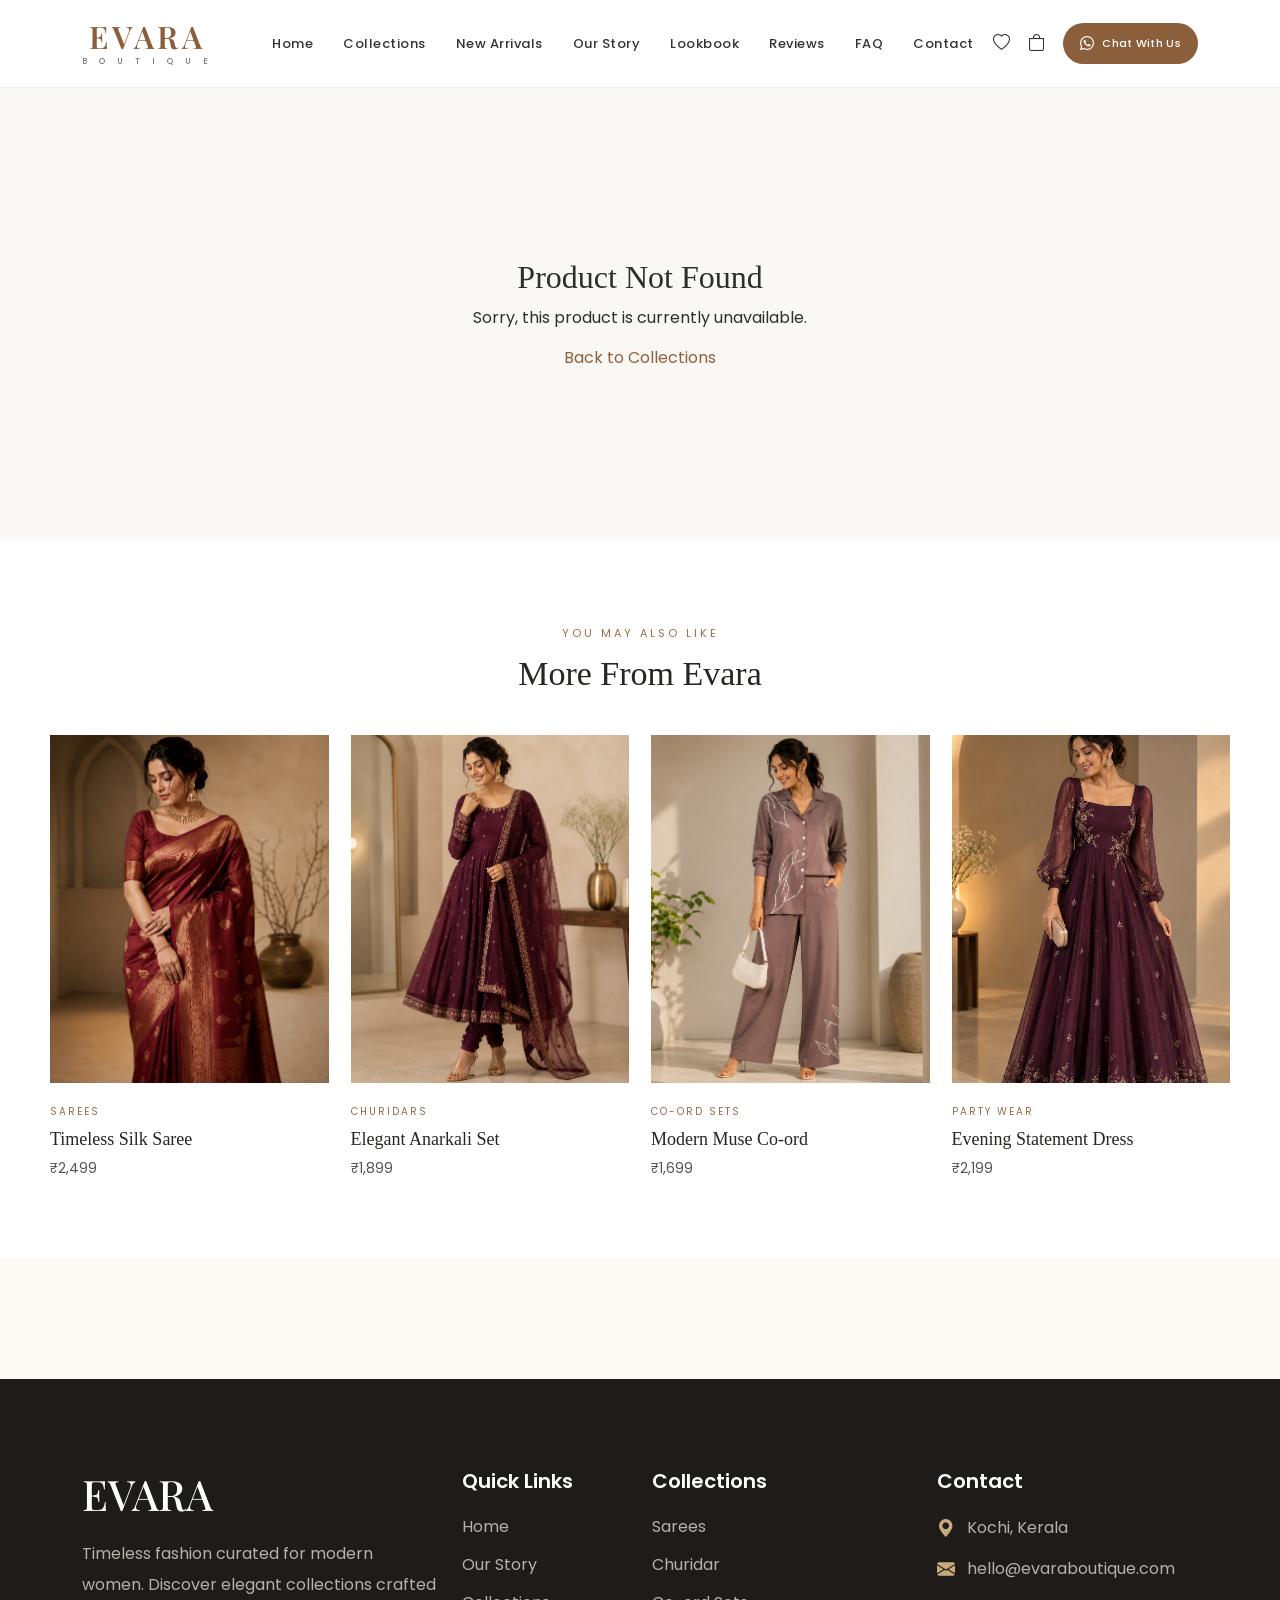
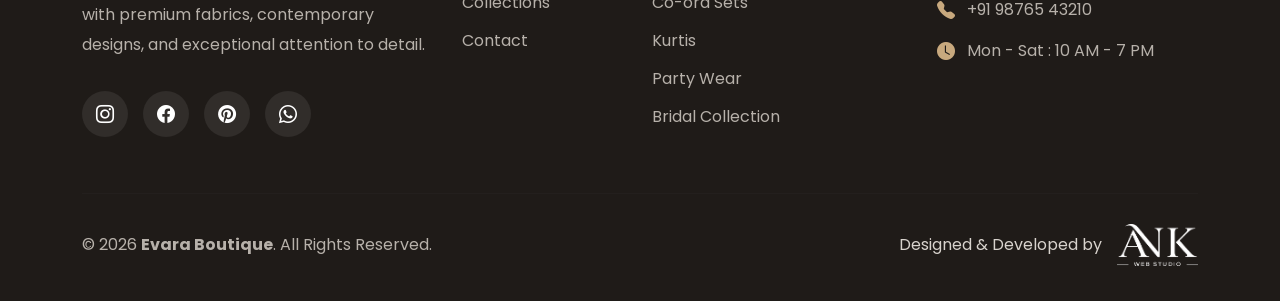
<file: view-details.html>
<!DOCTYPE html>
<html lang="en">

<head>

    <meta charset="UTF-8">

    <meta
        name="viewport"
        content="width=device-width, initial-scale=1.0">

    <title>Product Details | Evara Boutique</title>


    <!-- Bootstrap -->

    <link
        href="https://cdn.jsdelivr.net/npm/bootstrap@5.3.7/dist/css/bootstrap.min.css"
        rel="stylesheet">


    <!-- Bootstrap Icons -->

    <link
        rel="stylesheet"
        href="https://cdn.jsdelivr.net/npm/bootstrap-icons@1.13.1/font/bootstrap-icons.min.css">


    <!-- Google Fonts -->

    <link
        href="https://fonts.googleapis.com/css2?family=Playfair+Display:wght@400;600;700&family=Poppins:wght@300;400;500;600&display=swap"
        rel="stylesheet">


    <!-- Main CSS -->

    <link
        rel="stylesheet"
        href="css/style.css">


    <!-- Product Details CSS -->

    <link
        rel="stylesheet"
        href="css/product-details.css">

</head>


<body>


<!-- =====================================================
     PREMIUM NAVBAR
===================================================== -->

<nav class="navbar navbar-expand-lg evara-navbar sticky-top">

    <div class="container">


        <!-- BRAND -->

        <a class="navbar-brand evara-brand"
           href="index.html">

            <span class="brand-name">
                EVARA
            </span>

            <span class="brand-subtitle">
                B O U T I Q U E
            </span>

        </a>



        <!-- MOBILE MENU BUTTON -->

        <button class="navbar-toggler"
                type="button"
                data-bs-toggle="collapse"
                data-bs-target="#menu"
                aria-controls="menu"
                aria-expanded="false"
                aria-label="Toggle navigation">

            <span class="navbar-toggler-icon"></span>

        </button>



        <!-- NAVIGATION -->

        <div class="collapse navbar-collapse"
             id="menu">


            <ul class="navbar-nav mx-auto align-items-lg-center">


                <!-- HOME -->

                <li class="nav-item">

                    <a class="nav-link"
                       href="index.html#hero">

                        Home

                    </a>

                </li>



                <!-- COLLECTIONS -->

                <li class="nav-item">

                    <a class="nav-link"
                       href="index.html#category">

                        Collections

                    </a>

                </li>



                <!-- NEW ARRIVALS -->

                <li class="nav-item">

                    <a class="nav-link"
                       href="index.html#featured">

                        New Arrivals

                    </a>

                </li>



                <!-- OUR STORY -->

                <li class="nav-item">

                    <a class="nav-link"
                       href="index.html#about">

                        Our Story

                    </a>

                </li>



                <!-- LOOKBOOK -->

                <li class="nav-item">

                    <a class="nav-link"
                       href="index.html#lookbook">

                        Lookbook

                    </a>

                </li>



                <!-- REVIEWS -->

                <li class="nav-item">

                    <a class="nav-link"
                       href="index.html#testimonials">

                        Reviews

                    </a>

                </li>



                <!-- FAQ -->

                <li class="nav-item">

                    <a class="nav-link"
                       href="index.html#faq">

                        FAQ

                    </a>

                </li>



                <!-- CONTACT -->

                <li class="nav-item">

                    <a class="nav-link"
                       href="index.html#contact">

                        Contact

                    </a>

                </li>


            </ul>



            <!-- NAV ACTIONS -->

            <div class="evara-nav-actions">


                <!-- WISHLIST -->

                <a href="#"
                   class="nav-icon"
                   aria-label="Wishlist">

                    <i class="bi bi-heart"></i>

                </a>



                <!-- SHOPPING BAG -->

                <a href="#"
                   class="nav-icon"
                   aria-label="Shopping Bag">

                    <i class="bi bi-bag"></i>

                </a>



                <!-- WHATSAPP -->

                <a href="https://wa.me/919XXXXXXXXX"
                   class="nav-whatsapp"
                   target="_blank"
                   rel="noopener">

                    <i class="bi bi-whatsapp"></i>

                    <span>
                        Chat With Us
                    </span>

                </a>


            </div>


        </div>

    </div>

</nav>



<!-- =====================================================
     PRODUCT DETAILS
===================================================== -->

<main class="product-details-page">

    <div class="product-details-container">


        <!-- LEFT : IMAGE -->

        <div class="product-details-gallery">

            <div class="product-main-image">

                <img
                    id="productImage"
                    src=""
                    alt="Product">

            </div>

        </div>



        <!-- RIGHT : INFORMATION -->

        <div class="product-details-info">


            <span
                class="product-details-category"
                id="productCategory">
            </span>


            <h1 id="productName">
            </h1>


            <div class="product-rating">

                <span class="rating-stars">
                    ★★★★★
                </span>

                <span>
                    4.9
                </span>

                <span>
                    (12 Reviews)
                </span>

            </div>


            <div
                class="product-details-price"
                id="productPrice">
            </div>


            <p
                class="product-details-description"
                id="productDescription">
            </p>


            <!-- Product Info -->

            <div class="product-info-list">


                <div class="product-info-row">

                    <span>
                        Fabric
                    </span>

                    <strong id="productFabric">
                    </strong>

                </div>


                <div class="product-info-row">

                    <span>
                        Occasion
                    </span>

                    <strong id="productOccasion">
                    </strong>

                </div>


                <div class="product-info-row">

                    <span>
                        Availability
                    </span>

                    <strong class="in-stock">
                        In Stock
                    </strong>

                </div>


            </div>


            <!-- Enquiry -->

            <a
                href="#"
                id="whatsappButton"
                class="product-whatsapp"
                target="_blank"
                rel="noopener">

                <i class="bi bi-whatsapp"></i>

                Enquire on WhatsApp

            </a>


            <!-- Wishlist -->

            <button
                type="button"
                class="product-wishlist-btn"
                id="wishlistButton">

                <i class="bi bi-heart"></i>

                Add to Wishlist

            </button>


            <!-- Product Details -->

            <div class="product-description-section">

                <h3>
                    Product Details
                </h3>

                <p id="productFullDetails">
                </p>

            </div>


        </div>

    </div>

</main>



<!-- =====================================================
     RELATED PRODUCTS
===================================================== -->

<section class="related-products">

    <div class="related-products-container">

        <div class="related-heading">

            <span>
                YOU MAY ALSO LIKE
            </span>

            <h2>
                More From Evara
            </h2>

        </div>


        <div class="related-grid">


            <a
                href="view-details.html?product=saree"
                class="related-card">

                <img
                    src="images/product-1.png"
                    alt="Timeless Silk Saree">

                <div>

                    <span>
                        SAREES
                    </span>

                    <h4>
                        Timeless Silk Saree
                    </h4>

                    <p>
                        ₹2,499
                    </p>

                </div>

            </a>


            <a
                href="view-details.html?product=anarkali"
                class="related-card">

                <img
                    src="images/product-2.png"
                    alt="Elegant Anarkali Set">

                <div>

                    <span>
                        CHURIDARS
                    </span>

                    <h4>
                        Elegant Anarkali Set
                    </h4>

                    <p>
                        ₹1,899
                    </p>

                </div>

            </a>


            <a
                href="view-details.html?product=coord"
                class="related-card">

                <img
                    src="images/product-3.png"
                    alt="Modern Muse Co-ord">

                <div>

                    <span>
                        CO-ORD SETS
                    </span>

                    <h4>
                        Modern Muse Co-ord
                    </h4>

                    <p>
                        ₹1,699
                    </p>

                </div>

            </a>


            <a
                href="view-details.html?product=dress"
                class="related-card">

                <img
                    src="images/product-4.png"
                    alt="Evening Statement Dress">

                <div>

                    <span>
                        PARTY WEAR
                    </span>

                    <h4>
                        Evening Statement Dress
                    </h4>

                    <p>
                        ₹2,199
                    </p>

                </div>

            </a>


        </div>

    </div>

</section>



<!-- =====================================================
     FOOTER
===================================================== -->

<!-- ==========================
        FOOTER
=========================== -->

<footer class="footer">

    <div class="container">

        <div class="row gy-5">


            <!-- BRAND -->

            <div class="col-lg-4">

                <h2 class="footer-logo">
                    EVARA
                </h2>

                <p class="footer-text">

                    Timeless fashion curated for modern women.
                    Discover elegant collections crafted with
                    premium fabrics, contemporary designs,
                    and exceptional attention to detail.

                </p>


                <!-- SOCIAL LINKS -->

                <div class="social-links">

                    <a href="#"
                       aria-label="Instagram">

                        <i class="bi bi-instagram"></i>

                    </a>


                    <a href="#"
                       aria-label="Facebook">

                        <i class="bi bi-facebook"></i>

                    </a>


                    <a href="#"
                       aria-label="Pinterest">

                        <i class="bi bi-pinterest"></i>

                    </a>


                    <a href="https://wa.me/919XXXXXXXXX"
                       target="_blank"
                       rel="noopener"
                       aria-label="WhatsApp">

                        <i class="bi bi-whatsapp"></i>

                    </a>

                </div>

            </div>



            <!-- QUICK LINKS -->

            <div class="col-lg-2">

                <h5>
                    Quick Links
                </h5>


                <ul class="footer-links">

                    <li>
                        <a href="index.html#hero">
                            Home
                        </a>
                    </li>


                    <li>
                        <a href="index.html#about">
                            Our Story
                        </a>
                    </li>


                    <li>
                        <a href="index.html#category">
                            Collections
                        </a>
                    </li>


                    <li>
                        <a href="index.html#contact">
                            Contact
                        </a>
                    </li>

                </ul>

            </div>



            <!-- COLLECTIONS -->

            <div class="col-lg-3">

                <h5>
                    Collections
                </h5>


                <ul class="footer-links">

                    <li>
                        <a href="index.html#category">
                            Sarees
                        </a>
                    </li>


                    <li>
                        <a href="index.html#category">
                            Churidar
                        </a>
                    </li>


                    <li>
                        <a href="index.html#category">
                            Co-ord Sets
                        </a>
                    </li>


                    <li>
                        <a href="index.html#category">
                            Kurtis
                        </a>
                    </li>


                    <li>
                        <a href="index.html#category">
                            Party Wear
                        </a>
                    </li>


                    <li>
                        <a href="index.html#category">
                            Bridal Collection
                        </a>
                    </li>

                </ul>

            </div>



            <!-- CONTACT -->

            <div class="col-lg-3">

                <h5>
                    Contact
                </h5>


                <ul class="footer-contact">


                    <li>

                        <i class="bi bi-geo-alt-fill"></i>

                        <span>
                            Kochi, Kerala
                        </span>

                    </li>


                    <li>

                        <i class="bi bi-envelope-fill"></i>

                        <span>
                            hello@evaraboutique.com
                        </span>

                    </li>


                    <li>

                        <i class="bi bi-telephone-fill"></i>

                        <span>
                            +91 98765 43210
                        </span>

                    </li>


                    <li>

                        <i class="bi bi-clock-fill"></i>

                        <span>
                            Mon - Sat : 10 AM - 7 PM
                        </span>

                    </li>

                </ul>

            </div>


        </div>



        <!-- DIVIDER -->

        <hr class="footer-divider">



        <!-- FOOTER BOTTOM -->

        <div class="footer-bottom">


            <p>

                © 2026
                <strong>Evara Boutique</strong>.
                All Rights Reserved.

            </p>


            <div class="developer">

                <span>
                    Designed & Developed by
                </span>


                <img
                    src="images/ANK LOGO.png"
                    alt="ANK Web Studio"
                    class="ank-logo">

            </div>


        </div>

    </div>

</footer>
    
<!-- Bootstrap JS -->

<script src="https://cdn.jsdelivr.net/npm/bootstrap@5.3.7/dist/js/bootstrap.bundle.min.js"></script>


<!-- Product Details JS -->


<script src="js/product-details.js"></script>

</body>

</html>
</file>
<file: css/style.css>
/*====================================
    GOOGLE FONT & RESET
=====================================*/

@import url('https://fonts.googleapis.com/css2?family=Playfair+Display:wght@400;600;700&family=Poppins:wght@300;400;500;600&display=swap');

*{
    margin:0;
    padding:0;
    box-sizing:border-box;
}

html{
    scroll-behavior:smooth;
}

body{

    font-family:'Poppins',sans-serif;

    background:#FCF9F5;

    color:#2E2E2E;

    overflow-x:hidden;

}


/*====================================
        COLORS
=====================================*/

:root{

    --primary:#8B5E3C;

    --secondary:#F8F3EE;

    --gold:#C9A227;

    --dark:#2D2D2D;

    --light:#ffffff;

    --border:#ECE5DD;

}


/*====================================
        TOP BAR
=====================================*/

.top-bar{

    background:#99663d;

    color:#fff;

    height:42px;

    display:flex;

    justify-content:center;

    align-items:center;

    gap:10px;

    font-size:15px;

    font-weight:500;

}

.top-bar i{

    font-size:18px;

    color:#fff;

    animation:floatIcon 2s ease-in-out infinite;

}

@keyframes floatIcon{

    0%,100%{

        transform:translateY(0);

    }

    50%{

        transform:translateY(-3px);

    }

}


/*====================================*
        PREMIUM EVARA NAVBAR
*=====================================*/

.evara-navbar {

    background: rgba(255, 255, 255, 0.94) !important;

    backdrop-filter: blur(14px);
    -webkit-backdrop-filter: blur(14px);

    padding: 16px 0;

    border-bottom: 1px solid rgba(0, 0, 0, 0.06);

    transition: all 0.35s ease;

}


/*====================================*
            EVARA BRAND
*=====================================*/

.evara-brand {

    display: flex;

    flex-direction: column;

    align-items: center;

    text-decoration: none;

    line-height: 1;

    margin-right: 40px;

}


.brand-name {

    font-family: 'Playfair Display', serif;

    font-size: 31px;

    font-weight: 600;

    letter-spacing: 4px;

    color: var(--primary);

}


.brand-subtitle {

    font-family: 'Poppins', sans-serif;

    font-size: 8px;

    font-weight: 500;

    letter-spacing: 5px;

    color: #777;

    margin-top: 6px;

}


/*====================================*
            NAVIGATION
*=====================================*/

.evara-navbar .nav-link {

    position: relative;

    color: #333;

    font-family: 'Poppins', sans-serif;

    font-size: 13px;

    font-weight: 500;

    letter-spacing: 0.5px;

    margin: 0 13px;

    padding: 8px 2px !important;

    transition: color 0.3s ease;

}


/* Elegant underline */

.evara-navbar .nav-link::after {

    content: "";

    position: absolute;

    width: 0;

    height: 1px;

    left: 50%;

    bottom: 0;

    background: var(--gold);

    transform: translateX(-50%);

    transition: width 0.35s ease;

}


.evara-navbar .nav-link:hover,

.evara-navbar .nav-link.active {

    color: var(--primary);

}


.evara-navbar .nav-link:hover::after,

.evara-navbar .nav-link.active::after {

    width: 24px;

}


/*====================================*
            NAV ACTIONS
*=====================================*/

.evara-nav-actions {

    display: flex;

    align-items: center;

    gap: 18px;

}


.nav-icon {

    display: flex;

    align-items: center;

    justify-content: center;

    color: #333;

    font-size: 17px;

    text-decoration: none;

    transition: all 0.3s ease;

}


.nav-icon:hover {

    color: var(--primary);

    transform: translateY(-2px);

}


/*====================================*
          WHATSAPP BUTTON
*=====================================*/

.nav-whatsapp {

    display: inline-flex;

    align-items: center;

    gap: 8px;

    text-decoration: none;

    background: var(--primary);

    color: #fff;

    padding: 10px 17px;

    border-radius: 30px;

    font-family: 'Poppins', sans-serif;

    font-size: 11px;

    font-weight: 500;

    letter-spacing: 0.3px;

    transition: all 0.3s ease;

}


.nav-whatsapp i {

    font-size: 14px;

}


.nav-whatsapp:hover {

    color: #fff;

    transform: translateY(-2px);

    box-shadow: 0 8px 20px rgba(0, 0, 0, 0.12);

}

/* =========================================
   NAVBAR ACTIONS
========================================= */

.navbar-actions {
    display: flex;
    align-items: center;
    gap: 18px;
}


.nav-action {
    position: relative;

    width: 40px;
    height: 40px;

    display: flex;
    align-items: center;
    justify-content: center;

    border: none;
    background: transparent;

    color: inherit;
    text-decoration: none;

    font-size: 20px;

    cursor: pointer;

    transition: 0.3s ease;
}


.nav-action:hover {
    transform: translateY(-2px);
}


/* COUNT */

.nav-count {
    position: absolute;

    top: -2px;
    right: -4px;

    min-width: 17px;
    height: 17px;

    padding: 0 4px;

    display: flex;
    align-items: center;
    justify-content: center;

    background: #8b6f47;
    color: #fff;

    border-radius: 50%;

    font-size: 10px;
    line-height: 1;
}


/* ACCOUNT BUTTON */

.account-action {
    padding: 0;
}


/*====================================*
          MOBILE NAVBAR
*=====================================*/

@media (max-width: 991px) {

    .evara-navbar {

        padding: 13px 0;

    }


    .evara-brand {

        margin-right: 0;

        align-items: flex-start;

    }


    .brand-name {

        font-size: 26px;

    }


    .brand-subtitle {

        font-size: 7px;

        letter-spacing: 4px;

    }


    .evara-navbar .navbar-collapse {

        background: rgba(255, 255, 255, 0.98);

        margin-top: 15px;

        padding: 15px 5px 20px;

        border-top: 1px solid rgba(0, 0, 0, 0.06);

    }


    .evara-navbar .navbar-nav {

        align-items: flex-start !important;

    }


    .evara-navbar .nav-link {

        margin: 5px 0;

        padding: 10px 5px !important;

    }


    .evara-navbar .nav-link::after {

        left: 5px;

        transform: none;

    }


    .evara-nav-actions {

        margin-top: 15px;

        padding-top: 15px;

        border-top: 1px solid rgba(0, 0, 0, 0.06);

        justify-content: flex-start;

    }

}



/*====================================
        MAIN LAYOUT
=====================================*/

.section{

    min-height:100vh;

    display:flex;

    justify-content:center;

    flex-direction:column;

    padding:90px 40px;

}


/*====================================
        HERO
=====================================*/

.hero-tag{

    display:inline-block;

    background:#EFE7DF;

    color:var(--primary);

    padding:10px 20px;

    border-radius:50px;

    font-size:13px;

    font-weight:600;

    letter-spacing:1px;

    margin-bottom:25px;

}

.hero-section h1{

    font-family:'Playfair Display',serif;

    font-size:72px;

    line-height:1.05;

    color:var(--dark);

}

.hero-section p{

    font-size:18px;

    color:#666;

    max-width:600px;

    line-height:1.8;

}

.hero-section .btn{

    padding:15px 32px;

    border-radius:50px;

    font-weight:500;

    transition:.3s;

}

.btn-dark{

    background:var(--primary);

    border:none;

}

.btn-dark:hover{

    background:var(--gold);

}

.btn-outline-dark:hover{

    background:var(--primary);

    border-color:var(--primary);

}

.hero-highlights{

    display:flex;

    gap:50px;

    flex-wrap:wrap;

}

.highlight-item h4{

    font-family:'Playfair Display',serif;

    font-size:32px;

    color:#8B5E3C;

    margin-bottom:5px;

}

.highlight-item span{

    color:#777;

    font-size:15px;

}

@media(max-width:768px){

.hero-highlights{

justify-content:center;

gap:30px;

text-align:center;

}

}

/* ==========================
   MOBILE SHOWROOM
========================== */
.mobile-description{

    color:#666;

    font-size:16px;

    line-height:1.8;

    margin-bottom:30px;

}

.mobile-category{

    display:flex;

    align-items:center;

    justify-content:center;

    gap:8px;

}

.mobile-category span{

    font-size:15px;

    font-weight:600;

}

.preview-note{

    display:flex;

    align-items:center;

    justify-content:center;

    gap:10px;

    background:#fff;

    padding:15px 20px;

    border-radius:50px;

    box-shadow:0 10px 30px rgba(0,0,0,.06);

    color:#8B5E3C;

    font-weight:500;

}

.preview-note i{

    font-size:18px;

}

.mobile-showroom{

    display:none;

}

@media (max-width:991px){

.mobile-showroom{

display:block;

padding:70px 20px;

text-align:center;

background:#FCF9F5;

border-radius:30px;

margin:50px 0;

}

.mobile-mannequin{

    width:100%;

    max-width:380px;

    margin:auto;

    padding:18px;

    border-radius:28px;

    background:#fff;

    box-shadow:0 18px 45px rgba(0,0,0,.08);

}

.mobile-mannequin img{

    width:100%;

    border-radius:20px;

}

.mobile-category-list{

display:grid;

grid-template-columns:repeat(2,1fr);

gap:15px;

margin-top:30px;

overflow-x:auto;

padding-bottom:10px;

scrollbar-width:none;

}

.mobile-category-list::-webkit-scrollbar{

display:none;

}

.mobile-category{
    width: 100%;

border:none;

background:#fff;

padding:15px;

border-radius:18px;

font-size:16px;

white-space:nowrap;

font-weight:600;

transition:.35s;

box-shadow:0 8px 20px rgba(0,0,0,.05);

}

.mobile-category.active{

background:#2d2d2d;

color:#fff;

transform:translateY(-3px);

}

.mobile-category:hover{

transform:translateY(-3px);

}

}

/*====================================
    STICKY MANNEQUIN
=====================================*/

.sticky-mannequin{

    position:sticky;

    top:100px;

    height:calc(100vh - 100px);

    display:flex;

    justify-content:center;

    align-items:center;

}


/*====================================
    MANNEQUIN WRAPPER
=====================================*/

.mannequin-wrapper{

    position:relative;

    width:520px;

    height:720px;

    display:flex;

    justify-content:center;

    align-items:center;

}


/*====================================
    BACKGROUND CIRCLE
=====================================*/

.circle-bg{

    position:absolute;

    width:500px;

    height:500px;

    border-radius:50%;

    background:radial-gradient(circle,#F7E7D7 0%,transparent 70%);

    filter:blur(15px);

    z-index:0;

}


/*====================================
    MANNEQUIN
=====================================*/

.mannequin{

    position:relative;

    width:340px;

    border-radius:30px;

    object-fit:cover;

    transition:
        opacity .6s ease,
        transform .6s ease,
        filter .6s ease;

    box-shadow:
        0 20px 50px rgba(0,0,0,.12);

}

/*====================================
    DRESS
=====================================*/

.dress{

    position:absolute;

    width:215px;

    top:125px;

    left:50%;

    transform:translateX(-50%);

    z-index:3;

    transition:

        opacity .45s ease,

        transform .45s ease;

}

.dress.hide{

    opacity:0;

    transform:translateX(-50%) scale(.95);

}

/*====================================
        SECTION TITLE
=====================================*/

.section-title{

    display:inline-block;

    color:var(--gold);

    font-size:14px;

    font-weight:600;

    letter-spacing:3px;

    margin-bottom:15px;

    text-transform:uppercase;

}

.section h2{

    font-family:'Playfair Display',serif;

    font-size:56px;

    line-height:1.2;

    color:var(--dark);

    margin-bottom:25px;

}

.section p{

    color:#666;

    line-height:1.9;

    font-size:17px;

}


/*====================================*
        OUR STORY SECTION
*=====================================*/

.our-story-section {
    padding-top: 90px;
    padding-bottom: 100px;
}


/* Section heading */

.our-story-section h2 {

    font-family: 'Playfair Display', serif;

    font-size: clamp(42px, 4vw, 58px);

    line-height: 1.12;

    font-weight: 400;

    color: #2d2d2d;

    margin: 18px 0 28px;

}


/* Intro paragraph */

.story-intro {

    font-size: 17px;

    line-height: 1.8;

    color: #555;

    max-width: 650px;

    margin-bottom: 18px;

}


/* Secondary paragraph */

.story-text {

    font-size: 14px;

    line-height: 1.9;

    color: #777;

    max-width: 650px;

    margin-bottom: 42px;

}


/*====================================*
        STORY VALUES
*=====================================*/

.story-values {

    display: flex;

    flex-direction: column;

    gap: 0;

    max-width: 680px;

    border-top: 1px solid rgba(0,0,0,.10);

}


.story-value {

    display: flex;

    align-items: flex-start;

    gap: 22px;

    padding: 20px 0;

    border-bottom: 1px solid rgba(0,0,0,.10);

}


.story-number {

    font-family: 'Playfair Display', serif;

    font-size: 16px;

    color: var(--gold);

    min-width: 28px;

    padding-top: 2px;

}


.story-value h5 {

    font-family: 'Playfair Display', serif;

    font-size: 18px;

    font-weight: 600;

    color: #333;

    margin: 0 0 6px;

}


.story-value p {

    font-size: 13px;

    color: #777;

    line-height: 1.6;

    margin: 0;

}


/*====================================*
        STORY SIGNATURE
*=====================================*/

.story-signature {

    margin-top: 42px;

    display: flex;

    align-items: center;

    gap: 18px;

}


.story-signature span {

    font-family: 'Playfair Display', serif;

    font-size: 22px;

    letter-spacing: 4px;

    color: var(--primary);

}


.story-signature small {

    font-size: 10px;

    letter-spacing: 1.5px;

    text-transform: uppercase;

    color: #999;

}


/*====================================*
            MOBILE
*=====================================*/

@media (max-width: 991px) {

    .our-story-section {

        padding-top: 65px;

        padding-bottom: 70px;

    }


    .our-story-section h2 {

        font-size: 42px;

    }


    .story-intro {

        font-size: 16px;

    }


    .story-text {

        font-size: 14px;

    }

}


@media (max-width: 576px) {

    .our-story-section h2 {

        font-size: 36px;

    }


    .story-value {

        gap: 15px;

    }


    .story-signature {

        flex-direction: column;

        align-items: flex-start;

        gap: 5px;

    }

}

/*====================================*
        SIGNATURE COLLECTIONS
*=====================================*/

.collections-section {
    padding-top: 90px;
    padding-bottom: 100px;
}


/* Section heading */

.collections-section h2 {

    font-family: 'Playfair Display', serif;

    font-size: clamp(42px, 4vw, 58px);

    font-weight: 400;

    line-height: 1.15;

    color: #2d2d2d;

    margin: 16px 0 18px;

}


.collections-intro {

    max-width: 600px;

    font-size: 14px;

    line-height: 1.8;

    color: #777;

    margin-bottom: 45px;

}


/*====================================*
            COLLECTION GRID
*=====================================*/

.collection-grid {

    display: grid;

    grid-template-columns: repeat(2, 1fr);

    gap: 38px 24px;

}


/*====================================*
            COLLECTION CARD
*=====================================*/

.collection-card {

    cursor: pointer;

    transition: transform 0.4s ease;

}


.collection-card:hover {

    transform: translateY(-6px);

}


/*====================================*
            IMAGE AREA
*=====================================*/

.collection-image {

    position: relative;

    height: 390px;

    overflow: hidden;

    background: #f4f0eb;

}


.collection-image img {

    width: 100%;

    height: 100%;

    object-fit: contain;

    display: block;

    transition: transform 0.7s ease;

}


.collection-card:hover .collection-image img {

    transform: scale(1.05);

}


/*====================================*
            IMAGE OVERLAY
*=====================================*/

.collection-overlay {

    position: absolute;

    inset: 0;

    background: linear-gradient(
        to bottom,
        rgba(0,0,0,0.02),
        rgba(0,0,0,0.12)
    );

    opacity: 0;

    transition: opacity 0.4s ease;

}


.collection-card:hover .collection-overlay {

    opacity: 1;

}


/*====================================*
            NUMBER
*=====================================*/

.collection-number {

    position: absolute;

    top: 18px;

    left: 18px;

    font-family: 'Playfair Display', serif;

    font-size: 13px;

    color: #555;

    letter-spacing: 1px;

}


/*====================================*
            ARROW
*=====================================*/

.collection-arrow {

    position: absolute;

    right: 18px;

    top: 18px;

    width: 40px;

    height: 40px;

    display: flex;

    align-items: center;

    justify-content: center;

    border-radius: 50%;

    background: rgba(255,255,255,0.9);

    color: #333;

    font-size: 16px;

    opacity: 0;

    transform: translateY(8px);

    transition: all 0.35s ease;

}


.collection-card:hover .collection-arrow {

    opacity: 1;

    transform: translateY(0);

}


/*====================================*
        COLLECTION CONTENT
*=====================================*/

.collection-content {

    padding: 17px 2px 0;

    display: flex;

    align-items: baseline;

    justify-content: space-between;

    gap: 10px;

}


.collection-content h4 {

    font-family: 'Playfair Display', serif;

    font-size: 22px;

    font-weight: 500;

    color: #333;

    margin: 0;

}


.collection-content span {

    font-size: 10px;

    text-transform: uppercase;

    letter-spacing: 1.5px;

    color: #999;

}


/*====================================*
            TABLET
*=====================================*/

@media (max-width: 768px) {

    .collection-grid {

        grid-template-columns: repeat(2, 1fr);

        gap: 28px 15px;

    }


    .collection-image {

        height: 320px;

    }


    .collection-content {

        display: block;

    }


    .collection-content span {

        display: block;

        margin-top: 5px;

    }

}


/*====================================*
            MOBILE
*=====================================*/

@media (max-width: 576px) {

    .collections-section {

        padding-top: 65px;

        padding-bottom: 70px;

    }


    .collections-section h2 {

        font-size: 38px;

    }


    .collection-grid {

        grid-template-columns: 1fr;

        gap: 35px;

    }


    .collection-image {

        height: 420px;

    }


    .collection-content h4 {

        font-size: 23px;

    }

}

/*====================================
        CATEGORY SECTION
=====================================*/

#category{

    background:#FCF9F5;

}

.category-list{

    width:100%;

    margin-top:30px;

}


/*====================================
        CATEGORY CARD
=====================================*/

.category-card{

    display:flex;

    justify-content:space-between;

    align-items:center;

    background:#fff;

    padding:25px 30px;

    margin-bottom:18px;

    border-radius:18px;

    border:1px solid var(--border);

    cursor:pointer;

    transition:.35s;

    overflow:hidden;

    position:relative;

}

.category-card::before{

    content:"";

    position:absolute;

    left:0;

    top:0;

    width:5px;

    height:100%;

    background:var(--gold);

    transform:scaleY(0);

    transition:.35s;

}

.category-card:hover::before{

    transform:scaleY(1);

}

.category-card:hover{

    transform:translateX(12px);

    border-color:transparent;

    box-shadow:0 18px 40px rgba(0,0,0,.08);

}

.category-card h4{

    margin-bottom:5px;

    font-family:'Playfair Display',serif;

    font-size:28px;

    color:var(--dark);

}

.category-card small{

    color:#888;

    font-size:14px;

}

.category-card i{

    font-size:26px;

    color:var(--gold);

    transition:.35s;

}

.category-card:hover i{

    transform:translateX(8px);

}


/*====================================
        CATEGORY ACTIVE
=====================================*/

.category-card.active{

    background:var(--primary);

    color:#fff;

    border:none;

}

.category-card.active h4,

.category-card.active small,

.category-card.active i{

    color:#fff;

}


/*====================================
        CTA
=====================================*/

.cta-box{

    background:linear-gradient(135deg,#F8F3EE,#FFF);

    padding:80px 50px;

    border-radius:35px;

    text-align:center;

    box-shadow:0 15px 40px rgba(0,0,0,.06);

}

.cta-box h2{

    font-family:'Playfair Display',serif;

    font-size:52px;

    margin-bottom:20px;

}

.cta-box p{

    max-width:650px;

    margin:auto;

    color:#666;

    line-height:1.8;

}

.cta-box .btn{

    margin-top:35px;

    padding:16px 45px;

    border-radius:50px;

}


/*====================================
        BUTTON HOVER
=====================================*/

.btn{

    transition:.35s;

}

.btn:hover{

    transform:translateY(-3px);

    box-shadow:0 15px 30px rgba(0,0,0,.15);

}

@keyframes float{

0%{
transform:translateY(0);
}

50%{
transform:translateY(-10px);
}

100%{
transform:translateY(0);
}

}

.mobile-mannequin{

animation:float 5s ease-in-out infinite;

}

/* ==========================
        FOOTER
========================== */

.footer{

background:#1f1b18;

color:#d8d3cd;

padding:90px 0 35px;

margin-top:120px;

}

.footer-logo{

font-family:'Playfair Display',serif;

font-size:42px;

color:#fff;

margin-bottom:20px;

}

.footer-text{

line-height:1.9;

color:#b7b1aa;

margin-bottom:30px;

}

.footer h5{

color:#fff;

margin-bottom:22px;

font-weight:600;

}

.footer-links,

.footer-contact{

list-style:none;

padding:0;

margin:0;

}

.footer-links li,

.footer-contact li{

margin-bottom:14px;

}

.footer-links a{

text-decoration:none;

color:#b7b1aa;

transition:.3s;

}

.footer-links a:hover{

color:#fff;

padding-left:8px;

}

.footer-contact li{

display:flex;

align-items:center;

gap:12px;

color:#b7b1aa;

}

.footer-contact i{

color:#c8a97e;

font-size:18px;

}

.social-links{

display:flex;

gap:15px;

}

.social-links a{

width:46px;

height:46px;

display:flex;

align-items:center;

justify-content:center;

border-radius:50%;

background:rgba(255,255,255,.08);

color:#fff;

font-size:18px;

transition:.35s;

}

.social-links a:hover{

background:#c8a97e;

transform:translateY(-5px);

}

.footer-divider{

border-color:rgba(255,255,255,.08);

margin:50px 0 30px;

}

.footer-bottom{

display:flex;

justify-content:space-between;

align-items:center;

flex-wrap:wrap;

gap:20px;

}

.footer-bottom p{

margin:0;

color:#b7b1aa;

}

.developer{

display:flex;

align-items:center;

gap:15px;

}

.ank-logo{

height:42px;

width:auto;

transition:.3s;

}

.ank-logo:hover{

transform:scale(1.08);

}

@media(max-width:768px){

.footer{

text-align:center;

}

.social-links{

justify-content:center;

}

.footer-contact li{

justify-content:center;

}

.footer-bottom{

justify-content:center;

flex-direction:column;

}

}
/*====================================*
        SIGNATURE COLLECTIONS
*=====================================*/

.collections-section {
    padding-top: 90px;
    padding-bottom: 100px;
}


/* Heading */

.collections-section h2 {

    font-family: 'Playfair Display', serif;

    font-size: clamp(42px, 4vw, 58px);

    font-weight: 400;

    line-height: 1.15;

    color: #2d2d2d;

    margin: 15px 0 18px;

}


/* Description */

.collections-intro {

    max-width: 570px;

    font-size: 14px;

    line-height: 1.8;

    color: #777;

    margin-bottom: 42px;

}





/*====================================*
        SIGNATURE COLLECTIONS
*=====================================*/

.collections-section {
    padding-top: 90px;
    padding-bottom: 100px;
}


/* Section heading */

.collections-section h2 {

    font-family: 'Playfair Display', serif;

    font-size: clamp(42px, 4vw, 58px);

    font-weight: 400;

    line-height: 1.15;

    color: #2d2d2d;

    margin: 16px 0 18px;

}


.collections-intro {

    max-width: 600px;

    font-size: 14px;

    line-height: 1.8;

    color: #777;

    margin-bottom: 45px;

}


/*====================================*
            COLLECTION GRID
*=====================================*/

.collection-grid {

    display: grid;

    grid-template-columns: repeat(2, 1fr);

    gap: 38px 24px;

}


/*====================================*
            COLLECTION CARD
*=====================================*/

.collection-card {

    cursor: pointer;

    transition: transform 0.4s ease;

}


.collection-card:hover {

    transform: translateY(-6px);

}


/*====================================*
            IMAGE AREA
*=====================================*/

.collection-image {

    position: relative;

    height: 390px;

    overflow: hidden;

    background: #f4f0eb;

}


.collection-image img {

    width: 100%;

    height: 100%;

    object-fit: contain;

    display: block;

    transition: transform 0.7s ease;

}


.collection-card:hover .collection-image img {

    transform: scale(1.05);

}


/*====================================*
            IMAGE OVERLAY
*=====================================*/

.collection-overlay {

    position: absolute;

    inset: 0;

    background: linear-gradient(
        to bottom,
        rgba(0,0,0,0.02),
        rgba(0,0,0,0.12)
    );

    opacity: 0;

    transition: opacity 0.4s ease;

}


.collection-card:hover .collection-overlay {

    opacity: 1;

}


/*====================================*
            NUMBER
*=====================================*/

.collection-number {

    position: absolute;

    top: 18px;

    left: 18px;

    font-family: 'Playfair Display', serif;

    font-size: 13px;

    color: #555;

    letter-spacing: 1px;

}


/*====================================*
            ARROW
*=====================================*/

.collection-arrow {

    position: absolute;

    right: 18px;

    top: 18px;

    width: 40px;

    height: 40px;

    display: flex;

    align-items: center;

    justify-content: center;

    border-radius: 50%;

    background: rgba(255,255,255,0.9);

    color: #333;

    font-size: 16px;

    opacity: 0;

    transform: translateY(8px);

    transition: all 0.35s ease;

}


.collection-card:hover .collection-arrow {

    opacity: 1;

    transform: translateY(0);

}


/*====================================*
        COLLECTION CONTENT
*=====================================*/

.collection-content {

    padding: 17px 2px 0;

    display: flex;

    align-items: baseline;

    justify-content: space-between;

    gap: 10px;

}


.collection-content h4 {

    font-family: 'Playfair Display', serif;

    font-size: 22px;

    font-weight: 500;

    color: #333;

    margin: 0;

}


.collection-content span {

    font-size: 10px;

    text-transform: uppercase;

    letter-spacing: 1.5px;

    color: #999;

}


/*====================================*
            TABLET
*=====================================*/

@media (max-width: 768px) {

    .collection-grid {

        grid-template-columns: repeat(2, 1fr);

        gap: 28px 15px;

    }


    .collection-image {

        height: 320px;

    }


    .collection-content {

        display: block;

    }


    .collection-content span {

        display: block;

        margin-top: 5px;

    }

}


/*====================================*
            MOBILE
*=====================================*/

@media (max-width: 576px) {

    .collections-section {

        padding-top: 65px;

        padding-bottom: 70px;

    }


    .collections-section h2 {

        font-size: 38px;

    }


    .collection-grid {

        grid-template-columns: 1fr;

        gap: 35px;

    }


    .collection-image {

        height: 420px;

    }


    .collection-content h4 {

        font-size: 23px;

    }

}


/*====================================*
        RIGHT SIDE MANNEQUIN
*=====================================*/

.collection-showcase {

    position: sticky;

    top: 120px;

    min-height: 760px;

    background: #f4f0eb;

    padding: 35px 30px 30px;

    display: flex;

    flex-direction: column;

    overflow: hidden;

}


/* SHOWCASE LABEL */

.showcase-label {

    font-family: 'Poppins', sans-serif;

    font-size: 10px;

    font-weight: 500;

    letter-spacing: 4px;

    color: #92745e;

}


/* MANNEQUIN AREA */

.showcase-mannequin {

    flex: 1;

    min-height: 570px;

    width: 100%;

    display: flex;

    align-items: center;

    justify-content: center;

}


/* MANNEQUIN IMAGE */

.showcase-mannequin img {

    width: 100%;

    height: 570px;

    object-fit: contain;

    display: block;

    transition: opacity 0.35s ease,
                transform 0.5s ease;

}


/* CAPTION */

.showcase-caption {

    width: 100%;

    padding-top: 20px;

    border-top: 1px solid rgba(80, 60, 45, 0.15);

}


.showcase-caption > span {

    font-family: 'Poppins', sans-serif;

    font-size: 9px;

    letter-spacing: 2px;

    text-transform: uppercase;

    color: #92745e;

}


.showcase-caption h4 {

    font-family: 'Playfair Display', serif;

    font-size: 28px;

    font-weight: 500;

    color: #333;

    margin: 7px 0 3px;

}


.showcase-caption p {

    font-family: 'Poppins', sans-serif;

    font-size: 12px;

    color: #806b5b;

    margin: 0;

}


/*====================================*
        DESKTOP COLLECTION LAYOUT
*=====================================*/

@media (min-width: 992px) {

    .collections-section {

        padding-top: 90px;

        padding-bottom: 100px;

    }

    .collections-section .row {

        align-items: flex-start;

    }

}


/*====================================*
        TABLET
*=====================================*/

@media (max-width: 991px) {

    .collection-showcase {

        display: none;

    }

}


/*====================================*
        MOBILE COLLECTIONS
*=====================================*/

@media (max-width: 576px) {

    .collection-grid {

        grid-template-columns: 1fr;

    }

    .collection-image {

        height: 420px;

    }

}

/*====================================*
        RIGHT SIDE SHOWCASE
*=====================================*/

.collection-showcase {

    position: sticky;
    top: 100px;

    height: calc(100vh - 120px);
    min-height: 650px;

    background: #f4f0eb;

    padding: 35px 35px 30px;

    display: flex;
    flex-direction: column;

    overflow: hidden;
}


/* LABEL */

.showcase-label {

    font-family: 'Poppins', sans-serif;

    font-size: 10px;
    font-weight: 500;

    letter-spacing: 4px;

    color: #92745e;
}


/* MANNEQUIN */

.showcase-mannequin {

    flex: 1;

    min-height: 0;

    display: flex;
    align-items: center;
    justify-content: center;

    padding: 20px 0;
}


.showcase-mannequin img {

    width: 100%;
    height: 100%;

    max-height: 570px;

    object-fit: contain;

    display: block;

    transition:
        opacity .35s ease,
        transform .5s ease;
}


/* CAPTION */

.showcase-caption {

    padding-top: 20px;

    border-top: 1px solid rgba(80, 60, 45, .15);
}


.showcase-caption > span {

    font-family: 'Poppins', sans-serif;

    font-size: 9px;

    letter-spacing: 2px;

    text-transform: uppercase;

    color: #92745e;
}


.showcase-caption h4 {

    font-family: 'Playfair Display', serif;

    font-size: 28px;

    font-weight: 500;

    color: #333;

    margin: 7px 0 3px;
}


.showcase-caption p {

    font-family: 'Poppins', sans-serif;

    font-size: 12px;

    color: #806b5b;

    margin: 0;
}


/*====================================*
        TABLET / MOBILE
*=====================================*/

@media (max-width: 991px) {

    .collection-showcase {
        display: none;
    }

}

/*====================================*
            LOOKBOOK
*=====================================*/

.lookbook-section {

    padding-top: 110px;
    padding-bottom: 120px;

}


/* HEADING */

.lookbook-heading {

    max-width: 650px;

    margin-bottom: 55px;

}


.lookbook-heading h2 {

    font-family: 'Playfair Display', serif;

    font-size: clamp(42px, 5vw, 68px);

    font-weight: 400;

    line-height: 1.05;

    color: #2d2d2d;

    margin: 18px 0;

}


.lookbook-heading p {

    max-width: 520px;

    font-size: 13px;

    line-height: 1.8;

    color: #777;

}


/*====================================*
        LOOKBOOK GRID
*=====================================*/

.lookbook-grid {

    display: grid;

    grid-template-columns: 1.25fr .75fr;

    grid-template-rows: 430px 330px;

    gap: 18px;

}


/* ITEM */

.lookbook-item {

    position: relative;

    overflow: hidden;

    background: #f3eee8;

}


.lookbook-item img {

    width: 100%;

    height: 100%;

    object-fit: cover;

    display: block;

    transition:
        transform .8s cubic-bezier(.2,.6,.2,1);

}


.lookbook-item:hover img {

    transform: scale(1.06);

}


/* FEATURED */

.lookbook-featured {

    grid-row: span 2;

}


/* WIDE */

.lookbook-wide {

    grid-column: 1 / -1;

}


/*====================================*
            OVERLAY
*=====================================*/

.lookbook-overlay {

    position: absolute;

    inset: auto 0 0 0;

    padding: 35px 30px 28px;

    color: #fff;

    background:
        linear-gradient(
            to top,
            rgba(0,0,0,.65),
            rgba(0,0,0,0)
        );

    transform: translateY(10px);

    transition:
        transform .4s ease;

}


.lookbook-item:hover .lookbook-overlay {

    transform: translateY(0);

}


.lookbook-overlay span {

    font-size: 9px;

    letter-spacing: 2px;

    text-transform: uppercase;

    opacity: .8;

}


.lookbook-overlay h4 {

    font-family: 'Playfair Display', serif;

    font-size: 26px;

    font-weight: 400;

    margin: 8px 0 5px;

}


.lookbook-overlay p {

    font-size: 11px;

    margin: 0;

    opacity: .85;

}


/*====================================*
            CTA
*=====================================*/

.lookbook-cta {

    margin-top: 70px;

    padding: 60px 30px;

    text-align: center;

    background: #f4f0eb;

}


.lookbook-cta > span {

    font-size: 9px;

    letter-spacing: 3px;

    color: #92745e;

}


.lookbook-cta h3 {

    font-family: 'Playfair Display', serif;

    font-size: clamp(32px, 4vw, 48px);

    font-weight: 400;

    line-height: 1.2;

    color: #333;

    margin: 15px 0 28px;

}


.lookbook-button {

    display: inline-flex;

    align-items: center;

    gap: 12px;

    padding: 13px 22px;

    border: 1px solid #333;

    border-radius: 50px;

    color: #333;

    text-decoration: none;

    font-size: 11px;

    letter-spacing: .5px;

    transition: all .3s ease;

}


.lookbook-button:hover {

    background: #333;

    color: #fff;

}


.lookbook-button i {

    transition: transform .3s ease;

}


.lookbook-button:hover i {

    transform: translate(3px,-3px);

}

/*====================================*
            LOOKBOOK MOBILE
*=====================================*/

@media (max-width: 768px) {

    .lookbook-section {

        padding-top: 75px;

        padding-bottom: 80px;

    }


    .lookbook-grid {

        grid-template-columns: 1fr;

        grid-template-rows: auto;

        gap: 15px;

    }


    .lookbook-featured {

        grid-row: auto;

    }


    .lookbook-wide {

        grid-column: auto;

    }


    .lookbook-item {

        height: 400px;

    }


    .lookbook-overlay {

        transform: none;

    }


    .lookbook-cta {

        margin-top: 45px;

        padding: 45px 20px;

    }

}

/* ====================================
        MOBILE CATEGORY BUTTONS
==================================== */

.mobile-category {
    color: #555 !important;
    background: transparent;
    border: 1px solid rgba(0, 0, 0, 0.15);
    transition: all 0.3s ease;
}


/* Active / Selected */

.mobile-category.active {
    color: #92745e !important;
    border-color: #92745e;
    background: rgba(146, 116, 94, 0.08);
}


/* Mobile tap effect */

.mobile-category:active {
    color: #92745e !important;
}


/* Remove Bootstrap/browser focus blue */

.mobile-category:focus,
.mobile-category:focus-visible {
    color: #92745e !important;
    outline: none;
    box-shadow: none;
}

/* =========================================================
   NEW ARRIVALS / FEATURED PRODUCTS
========================================================= */

.featured-section {
    padding: 110px 0 120px;
    background: #faf8f5;
}

.featured-heading {
    max-width: 680px;
    margin: 0 auto 55px;
    text-align: center;
}

.featured-heading .section-title {
    display: block;
    margin-bottom: 16px;
}

.featured-heading h2 {
    font-family: 'Playfair Display', serif;
    font-size: clamp(40px, 5vw, 58px);
    font-weight: 400;
    line-height: 1.15;
    color: #2d2d2d;
    margin-bottom: 18px;
}

.featured-heading p {
    max-width: 580px;
    margin: 0 auto;
    font-family: 'Poppins', sans-serif;
    font-size: 15px;
    font-weight: 300;
    line-height: 1.8;
    color: #777;
}


/* Product Grid */

.featured-grid {
    display: grid;
    grid-template-columns: repeat(4, 1fr);
    gap: 24px;
    max-width: 1250px;
    margin: 0 auto;
}


/* Product Card */

.product-card {
    background: #fff;
    overflow: hidden;
    transition: transform 0.4s ease;
}

.product-card:hover {
    transform: translateY(-6px);
}


/* Product Image */

.product-image {
    position: relative;
    aspect-ratio: 3 / 4;
    overflow: hidden;
    background: #f1eeeb;
}

.product-image img {
    width: 100%;
    height: 100%;
    object-fit: cover;
    display: block;
    transition: transform 0.7s ease;
}

.product-card:hover .product-image img {
    transform: scale(1.05);
}


/* Product Badge */

.product-badge {
    position: absolute;
    top: 16px;
    left: 16px;
    padding: 6px 11px;
    background: #2d2d2d;
    color: #fff;
    font-family: 'Poppins', sans-serif;
    font-size: 9px;
    font-weight: 500;
    letter-spacing: 1.5px;
}


/* Wishlist */

.product-wishlist {
    position: absolute;
    top: 14px;
    right: 14px;

    width: 38px;
    height: 38px;

    border: none;
    border-radius: 50%;

    background: rgba(255, 255, 255, 0.92);

    display: flex;
    align-items: center;
    justify-content: center;

    color: #333;
    font-size: 17px;

    cursor: pointer;

    transition:
        background 0.3s ease,
        color 0.3s ease,
        transform 0.3s ease;
}

.product-wishlist:hover {
    background: #2d2d2d;
    color: #fff;
    transform: scale(1.05);
}


/* Product Overlay */

.product-overlay {
    position: absolute;
    left: 0;
    right: 0;
    bottom: 0;

    padding: 18px;

    background: linear-gradient(
        to top,
        rgba(0, 0, 0, 0.55),
        transparent
    );

    opacity: 0;
    transform: translateY(10px);

    transition:
        opacity 0.4s ease,
        transform 0.4s ease;
}

.product-card:hover .product-overlay {
    opacity: 1;
    transform: translateY(0);
}

.product-view {
    display: inline-flex;
    align-items: center;
    gap: 8px;

    color: #fff;
    text-decoration: none;

    font-family: 'Poppins', sans-serif;
    font-size: 12px;
    letter-spacing: 0.5px;
}

.product-view:hover {
    color: #fff;
}


/* Product Content */

.product-content {
    padding: 22px 4px 8px;
}

.product-category {
    display: block;
    margin-bottom: 8px;

    font-family: 'Poppins', sans-serif;
    font-size: 10px;
    font-weight: 500;
    letter-spacing: 2px;

    color: #999;
}

.product-content h4 {
    margin: 0 0 7px;

    font-family: 'Playfair Display', serif;
    font-size: 21px;
    font-weight: 400;

    color: #2d2d2d;
}

.product-description {
    margin: 0 0 17px;

    font-family: 'Poppins', sans-serif;
    font-size: 12px;
    font-weight: 300;
    line-height: 1.6;

    color: #888;
}

/*9-21-2026 moday */
/* =========================================
   PRODUCT ACTIONS
========================================= */

.product-actions {
    display: flex;
    align-items: center;
    gap: 8px;
}


.product-cart,
.product-enquiry {

    width: 38px;
    height: 38px;

    display: flex;
    align-items: center;
    justify-content: center;

    border: 1px solid rgba(0, 0, 0, 0.12);

    background: transparent;

    color: inherit;

    border-radius: 50%;

    text-decoration: none;

    cursor: pointer;

    transition: all 0.3s ease;
}


.product-cart:hover,
.product-enquiry:hover {

    transform: translateY(-2px);

}


.product-enquiry {

    border: none;

    background: #25D366;

    color: #fff;

}


.product-enquiry:hover {

    color: #fff;

}
/*end*/


/* Product Bottom */

.product-bottom {
    display: flex;
    align-items: center;
    justify-content: space-between;
}

.product-price {
    font-family: 'Poppins', sans-serif;
    font-size: 14px;
    font-weight: 500;
    color: #2d2d2d;
}

.product-enquiry {
    width: 36px;
    height: 36px;

    display: flex;
    align-items: center;
    justify-content: center;

    border: 1px solid #ddd;
    border-radius: 50%;

    color: #444;
    text-decoration: none;

    transition: all 0.3s ease;
}

.product-enquiry:hover {
    background: #2d2d2d;
    color: #fff;
    border-color: #2d2d2d;
}


/* Featured CTA */

.featured-cta {
    margin-top: 55px;
    text-align: center;
}


/* =========================================================
   CUSTOMER REVIEWS
========================================================= */

.testimonials-section {
    padding: 120px 0;
    background: #fff;
}

.testimonials-heading {
    max-width: 680px;
    margin: 0 auto 60px;
    text-align: center;
}

.testimonials-heading .section-title {
    display: block;
    margin-bottom: 16px;
}

.testimonials-heading h2 {
    font-family: 'Playfair Display', serif;
    font-size: clamp(40px, 5vw, 58px);
    font-weight: 400;
    line-height: 1.15;

    color: #2d2d2d;

    margin-bottom: 18px;
}

.testimonials-heading p {
    max-width: 560px;
    margin: 0 auto;

    font-family: 'Poppins', sans-serif;
    font-size: 15px;
    font-weight: 300;
    line-height: 1.8;

    color: #777;
}


/* Reviews Grid */

.testimonials-grid {
    max-width: 1150px;
    margin: 0 auto;

    display: grid;
    grid-template-columns: repeat(3, 1fr);
    gap: 25px;
}


/* Review Card */

.testimonial-card {
    position: relative;

    padding: 38px 32px;

    background: #faf8f5;

    border: 1px solid #eee9e4;

    transition:
        transform 0.4s ease,
        box-shadow 0.4s ease;
}

.testimonial-card:hover {
    transform: translateY(-5px);

    box-shadow: 0 18px 45px rgba(0, 0, 0, 0.06);
}


/* Stars */

.testimonial-stars {
    display: flex;
    gap: 4px;

    margin-bottom: 22px;

    color: #b8945b;
    font-size: 12px;
}


/* Review Text */

.testimonial-text {
    margin-bottom: 30px;

    font-family: 'Playfair Display', serif;
    font-size: 18px;
    font-weight: 400;
    line-height: 1.7;

    color: #444;
}


/* Author */

.testimonial-author {
    display: flex;
    align-items: center;
    gap: 13px;
}

.author-initial {
    width: 42px;
    height: 42px;

    display: flex;
    align-items: center;
    justify-content: center;

    border-radius: 50%;

    background: #2d2d2d;
    color: #fff;

    font-family: 'Playfair Display', serif;
    font-size: 16px;
}

.testimonial-author h5 {
    margin: 0 0 3px;

    font-family: 'Poppins', sans-serif;
    font-size: 13px;
    font-weight: 500;

    color: #333;
}

.testimonial-author span {
    font-family: 'Poppins', sans-serif;
    font-size: 10px;
    font-weight: 300;

    color: #999;
}


/* =========================================================
   FAQ
========================================================= */

.faq-section {
    padding: 120px 0;
    background: #faf8f5;
}

.faq-heading {
    max-width: 680px;
    margin: 0 auto 55px;

    text-align: center;
}

.faq-heading .section-title {
    display: block;
    margin-bottom: 16px;
}

.faq-heading h2 {
    font-family: 'Playfair Display', serif;
    font-size: clamp(40px, 5vw, 58px);
    font-weight: 400;
    line-height: 1.15;

    color: #2d2d2d;

    margin-bottom: 18px;
}

.faq-heading p {
    max-width: 560px;
    margin: 0 auto;

    font-family: 'Poppins', sans-serif;
    font-size: 15px;
    font-weight: 300;
    line-height: 1.8;

    color: #777;
}


/* FAQ Container */

.faq-container {
    max-width: 850px;
    margin: 0 auto;
}


/* Bootstrap Accordion */

.faq-section .accordion {
    --bs-accordion-border-color: #e8e3de;
    --bs-accordion-bg: transparent;
    --bs-accordion-btn-bg: transparent;
    --bs-accordion-active-bg: transparent;
    --bs-accordion-active-color: #2d2d2d;
}


/* Accordion Item */

.faq-section .accordion-item {
    background: transparent;

    border: none;
    border-bottom: 1px solid #ddd7d1;

    border-radius: 0;
}


/* Question */

.faq-section .accordion-button {
    padding: 24px 45px 24px 0;

    background: transparent !important;

    box-shadow: none !important;

    font-family: 'Poppins', sans-serif;
    font-size: 15px;
    font-weight: 500;

    color: #333;
}


/* Remove Bootstrap blue focus */

.faq-section .accordion-button:focus {
    box-shadow: none;
}


/* Accordion Icon */

.faq-section .accordion-button::after {
    width: 14px;
    height: 14px;

    background-size: 14px;

    transition: transform 0.3s ease;
}


/* Answer */

.faq-section .accordion-body {
    padding: 0 45px 25px 0;

    font-family: 'Poppins', sans-serif;
    font-size: 13px;
    font-weight: 300;
    line-height: 1.8;

    color: #777;
}


/* =========================================================
   RESPONSIVE
========================================================= */


/* ---------- TABLET ---------- */

@media (max-width: 1199px) {

    .featured-grid {
        grid-template-columns: repeat(2, 1fr);
        max-width: 850px;
    }

    .testimonials-grid {
        grid-template-columns: repeat(2, 1fr);
        max-width: 800px;
    }

    .testimonial-card:last-child {
        grid-column: 1 / -1;
        max-width: 390px;
        width: 100%;
        margin: 0 auto;
    }

}


/* ---------- MOBILE ---------- */

@media (max-width: 767px) {

    .featured-section,
    .testimonials-section,
    .faq-section {
        padding: 80px 20px;
    }


    /* New Arrivals */

    .featured-heading {
        margin-bottom: 40px;
    }

    .featured-heading h2,
    .testimonials-heading h2,
    .faq-heading h2 {
        font-size: 40px;
    }

    .featured-heading p,
    .testimonials-heading p,
    .faq-heading p {
        font-size: 13px;
        line-height: 1.7;
    }

    .featured-grid {
        grid-template-columns: 1fr;
        gap: 38px;
    }

    .product-content {
        padding-top: 18px;
    }


    /* Reviews */

    .testimonials-heading {
        margin-bottom: 40px;
    }

    .testimonials-grid {
        grid-template-columns: 1fr;
        gap: 18px;
    }

    .testimonial-card:last-child {
        grid-column: auto;
        max-width: none;
    }

    .testimonial-card {
        padding: 30px 25px;
    }

    .testimonial-text {
        font-size: 17px;
    }


    /* FAQ */

    .faq-heading {
        margin-bottom: 35px;
    }

    .faq-section .accordion-button {
        padding: 21px 35px 21px 0;

        font-size: 13px;
        line-height: 1.6;
    }

    .faq-section .accordion-body {
        padding-right: 20px;
        font-size: 12px;
    }

}

/* =========================================================
                    EVARA AUTH MODAL
========================================================= */


/* BACKDROP */

.modal-backdrop.show {
    opacity: 0.45;
}


/* DIALOG */

.auth-dialog {
    max-width: 500px;
}


/* MODAL */

.auth-modal {

    border: none;

    border-radius: 0;

    background: #FCF9F5;

    padding: 55px 52px 42px;

    position: relative;

    box-shadow:
        0 25px 80px rgba(50, 35, 25, 0.16);

}


/* TOP ACCENT */

.auth-modal::before {

    content: "";

    position: absolute;

    top: 0;

    left: 50%;

    transform: translateX(-50%);

    width: 80px;

    height: 2px;

    background: var(--gold);

}


/* =========================================================
                    CLOSE BUTTON
========================================================= */

.auth-close {

    position: absolute;

    top: 18px;

    right: 18px;

    width: 38px;

    height: 38px;

    border: none;

    background: transparent;

    color: #555;

    font-size: 22px;

    display: flex;

    align-items: center;

    justify-content: center;

    cursor: pointer;

    transition: all 0.3s ease;

}


.auth-close:hover {

    color: var(--primary);

    transform: rotate(90deg);

}


/* =========================================================
                    HEADER
========================================================= */

.auth-header {

    text-align: center;

    margin-bottom: 38px;

}


.auth-eyebrow {

    display: block;

    margin-bottom: 14px;

    font-family: 'Poppins', sans-serif;

    font-size: 10px;

    font-weight: 500;

    letter-spacing: 3px;

    color: #92745e;

}


.auth-header h2 {

    margin: 0 0 14px;

    font-family: 'Playfair Display', serif;

    font-size: 40px;

    font-weight: 400;

    color: #2d2d2d;

}


.auth-header p {

    max-width: 340px;

    margin: 0 auto;

    font-family: 'Poppins', sans-serif;

    font-size: 12px;

    font-weight: 300;

    line-height: 1.8;

    color: #777;

}


/* =========================================================
                    TABS
========================================================= */

.auth-tabs {

    display: flex;

    border-bottom: 1px solid var(--border);

    margin-bottom: 32px;

}


.auth-tab {

    flex: 1;

    position: relative;

    padding: 12px 5px;

    border: none;

    background: transparent;

    font-family: 'Poppins', sans-serif;

    font-size: 12px;

    font-weight: 500;

    letter-spacing: 0.4px;

    color: #999;

    cursor: pointer;

    transition: color 0.3s ease;

}


.auth-tab::after {

    content: "";

    position: absolute;

    left: 50%;

    bottom: -1px;

    width: 0;

    height: 2px;

    background: var(--primary);

    transform: translateX(-50%);

    transition: width 0.35s ease;

}


.auth-tab.active {

    color: var(--primary);

}


.auth-tab.active::after {

    width: 45px;

}


/* =========================================================
                    FORM
========================================================= */

.auth-form {

    animation: authFade 0.35s ease;

}


@keyframes authFade {

    from {

        opacity: 0;

        transform: translateY(8px);

    }


    to {

        opacity: 1;

        transform: translateY(0);

    }

}


/* =========================================================
                    INPUT FIELD
========================================================= */

.auth-field {

    margin-bottom: 22px;

}


.auth-field label {

    display: block;

    margin-bottom: 9px;

    font-family: 'Poppins', sans-serif;

    font-size: 11px;

    font-weight: 500;

    letter-spacing: 0.4px;

    color: #444;

}


.auth-field input {

    width: 100%;

    height: 48px;

    padding: 0 15px;

    border: 1px solid var(--border);

    border-radius: 0;

    outline: none;

    background: #fff;

    font-family: 'Poppins', sans-serif;

    font-size: 12px;

    font-weight: 300;

    color: #333;

    transition:
        border-color 0.3s ease,
        box-shadow 0.3s ease;

}


.auth-field input::placeholder {

    color: #aaa;

}


.auth-field input:focus {

    border-color: var(--primary);

    box-shadow:
        0 0 0 3px rgba(139, 94, 60, 0.07);

}


/* =========================================================
                    PASSWORD
========================================================= */

.password-field {

    position: relative;

}


.password-field input {

    padding-right: 50px;

}


.password-toggle {

    position: absolute;

    top: 50%;

    right: 0;

    transform: translateY(-50%);

    width: 45px;

    height: 45px;

    border: none;

    background: transparent;

    color: #888;

    cursor: pointer;

    transition: color 0.3s ease;

}


.password-toggle:hover {

    color: var(--primary);

}


/* =========================================================
                    OPTIONS
========================================================= */

.auth-options {

    display: flex;

    align-items: center;

    justify-content: space-between;

    gap: 15px;

    margin-top: -5px;

    margin-bottom: 28px;

}


.remember-option,
.terms-option {

    display: flex;

    align-items: center;

    gap: 8px;

    font-family: 'Poppins', sans-serif;

    font-size: 10px;

    font-weight: 300;

    color: #777;

    cursor: pointer;

}


.terms-option {

    align-items: flex-start;

    margin: -3px 0 25px;

}


.remember-option input,
.terms-option input {

    accent-color: var(--primary);

}


.forgot-link {

    font-family: 'Poppins', sans-serif;

    font-size: 10px;

    font-weight: 500;

    color: var(--primary);

    text-decoration: none;

}


.forgot-link:hover {

    color: var(--gold);

}


/* =========================================================
                    MAIN BUTTON
========================================================= */

.auth-button {

    width: 100%;

    height: 52px;

    border: none;

    border-radius: 0;

    background: var(--primary);

    color: #fff;

    font-family: 'Poppins', sans-serif;

    font-size: 12px;

    font-weight: 500;

    letter-spacing: 0.5px;

    cursor: pointer;

    transition:
        background 0.3s ease,
        transform 0.3s ease,
        box-shadow 0.3s ease;

}


.auth-button i {

    margin-left: 8px;

    transition: transform 0.3s ease;

}


.auth-button:hover {

    background: #765034;

    transform: translateY(-2px);

    box-shadow:
        0 10px 25px rgba(139, 94, 60, 0.18);

}


.auth-button:hover i {

    transform: translateX(4px);

}


/* =========================================================
                    FOOTER TEXT
========================================================= */

.auth-footer-text {

    margin: 25px 0 0;

    text-align: center;

    font-family: 'Poppins', sans-serif;

    font-size: 11px;

    font-weight: 300;

    color: #888;

}


.auth-footer-text button {

    border: none;

    background: transparent;

    padding: 0;

    font-family: 'Poppins', sans-serif;

    font-size: 11px;

    font-weight: 500;

    color: var(--primary);

    cursor: pointer;

}


.auth-footer-text button:hover {

    color: var(--gold);

}


/* =========================================================
                    MOBILE
========================================================= */

@media (max-width: 576px) {

    .auth-dialog {

        margin: 12px;

    }


    .auth-modal {

        padding:
            50px 25px
            32px;

    }


    .auth-header h2 {

        font-size: 34px;

    }


    .auth-options {

        align-items: flex-start;

        flex-direction: column;

        gap: 12px;

    }

}

/* =====================================================
   SHOP SIDEBAR
===================================================== */

.shop-sidebar {
    position: fixed;
    top: 0;
    right: -430px;

    width: 420px;
    max-width: 92vw;
    height: 100vh;

    background: #fff;
    z-index: 9999;

    display: flex;
    flex-direction: column;

    box-shadow: -10px 0 40px rgba(0, 0, 0, 0.12);

    transition: right 0.4s ease;
}

.shop-sidebar.active {
    right: 0;
}


/* =====================================================
   OVERLAY
===================================================== */

.shop-sidebar-overlay {
    position: fixed;
    inset: 0;

    background: rgba(0, 0, 0, 0.35);

    z-index: 9998;

    opacity: 0;
    visibility: hidden;

    transition: opacity 0.3s ease;
}

.shop-sidebar-overlay.active {
    opacity: 1;
    visibility: visible;
}


/* =====================================================
   HEADER
===================================================== */

.shop-sidebar-header {
    display: flex;
    align-items: center;
    justify-content: space-between;

    padding: 25px 24px;

    border-bottom: 1px solid #eee;

    flex-shrink: 0;
}

.shop-sidebar-header h3 {
    margin: 0;

    font-family: "Playfair Display", serif;

    font-size: 24px;
    font-weight: 500;
}

.sidebar-close {
    width: 38px;
    height: 38px;

    border: none;
    background: transparent;

    font-size: 18px;

    cursor: pointer;

    display: flex;
    align-items: center;
    justify-content: center;
}


/* =====================================================
   CONTENT
===================================================== */

.shop-sidebar-content {
    flex: 1;

    overflow-y: auto;

    padding: 8px 24px 20px;
}


/* =====================================================
   CART PRODUCT
===================================================== */

.sidebar-product {
    display: flex;

    gap: 15px;

    padding: 18px 0;

    border-bottom: 1px solid #eee;
}


/* PRODUCT IMAGE */

.sidebar-product img {
    width: 82px;
    height: 105px;

    object-fit: cover;

    flex-shrink: 0;

    display: block;
}


/* PRODUCT INFO */

.sidebar-product-info {
    flex: 1;

    min-width: 0;

    display: flex;
    flex-direction: column;
}

.sidebar-product-info h4 {
    margin: 0 0 5px;

    font-family: "Playfair Display", serif;

    font-size: 16px;
    font-weight: 500;

    line-height: 1.35;

    color: #222;
}

.sidebar-product-info span {
    display: block;

    margin-bottom: 7px;

    font-size: 10px;

    letter-spacing: 1.2px;

    color: #999;

    text-transform: uppercase;
}

.sidebar-product-info strong {
    display: block;

    margin-bottom: 13px;

    font-size: 15px;

    font-weight: 600;

    color: #222;
}


/* =====================================================
   PRODUCT BOTTOM
===================================================== */

.sidebar-product-bottom {
    display: flex;

    align-items: center;

    justify-content: space-between;

    margin-top: auto;
}


/* =====================================================
   QUANTITY
===================================================== */

.quantity-control {
    display: flex;

    align-items: center;

    height: 30px;

    border: 1px solid #ddd;
}

.quantity-btn {
    width: 29px;
    height: 29px;

    border: none;

    background: #fff;

    font-size: 14px;

    display: flex;
    align-items: center;
    justify-content: center;

    cursor: pointer;
}

.quantity-btn:hover {
    background: #f7f7f7;
}

.quantity-control span {
    width: 30px;

    margin: 0;

    text-align: center;

    font-size: 12px;

    color: #333;
}


/* =====================================================
   REMOVE BUTTON
===================================================== */

.sidebar-remove {
    border: none;

    background: transparent;

    color: #999;

    font-size: 14px;

    padding: 5px;

    cursor: pointer;

    display: flex;
    align-items: center;
    justify-content: center;
}

.sidebar-remove:hover {
    color: #222;
}


/* =====================================================
   EMPTY STATE
===================================================== */

.sidebar-empty {
    height: 100%;

    display: flex;
    flex-direction: column;

    align-items: center;
    justify-content: center;

    text-align: center;

    padding: 30px;
}

.sidebar-empty i {
    font-size: 38px;

    margin-bottom: 15px;

    color: #aaa;
}

.sidebar-empty h4 {
    margin-bottom: 8px;

    font-family: "Playfair Display", serif;
}

.sidebar-empty p {
    margin: 0;

    color: #777;

    font-size: 14px;

    line-height: 1.6;
}


/* =====================================================
   WISHLIST
===================================================== */

.wishlist-sidebar-item {
    display: flex;

    gap: 15px;

    padding: 18px 0;

    border-bottom: 1px solid #eee;
}

.wishlist-sidebar-image {
    width: 82px;
    height: 105px;

    object-fit: cover;

    flex-shrink: 0;
}

.wishlist-sidebar-info {
    flex: 1;

    min-width: 0;
}

.wishlist-sidebar-info h4 {
    margin: 0 0 7px;

    font-family: "Playfair Display", serif;

    font-size: 16px;
    font-weight: 500;
}

.wishlist-sidebar-price {
    margin-bottom: 13px;

    font-size: 15px;
}

.wishlist-actions {
    display: flex;

    gap: 8px;
}

.wishlist-add-cart {
    border: none;

    background: #222;

    color: #fff;

    padding: 8px 12px;

    font-size: 11px;

    cursor: pointer;
}

.wishlist-remove {
    border: 1px solid #ddd;

    background: #fff;

    padding: 8px 11px;

    cursor: pointer;
}


/* =====================================================
   FOOTER
===================================================== */

.shop-sidebar-footer {
    padding: 18px 24px 20px;

    border-top: 1px solid #eee;

    background: #fff;

    flex-shrink: 0;
}

.cart-total-row {
    display: flex;

    align-items: center;
    justify-content: space-between;

    margin-bottom: 15px;
}

.cart-total-row span {
    font-size: 14px;

    color: #555;
}

.cart-total-row strong {
    font-size: 18px;

    font-weight: 600;
}


/* =====================================================
   WHATSAPP
===================================================== */

.cart-whatsapp-btn {
    width: 100%;
    min-height: 48px;

    display: flex;
    align-items: center;
    justify-content: center;

    gap: 8px;

    background: #25D366;

    color: #fff;

    text-decoration: none;

    font-size: 14px;
    font-weight: 500;

    transition: 0.3s ease;
}

.cart-whatsapp-btn:hover {
    color: #fff;

    transform: translateY(-1px);
}


/* =====================================================
   MOBILE
===================================================== */

@media (max-width: 576px) {

    .shop-sidebar {
        width: 100%;
        max-width: 100%;
    }

    .shop-sidebar-header {
        padding: 20px;
    }

    .shop-sidebar-content {
        padding-left: 20px;
        padding-right: 20px;
    }

    .shop-sidebar-footer {
        padding-left: 20px;
        padding-right: 20px;
    }

    .sidebar-product img {
        width: 72px;
        height: 94px;
    }

}
</file>
<file: css/collection.css>
/* =====================================================
   COLLECTION HERO
===================================================== */

.collection-hero {
    padding: 100px 0 80px;
    text-align: center;
    background: #f8f5f1;
}

.collection-label {
    display: block;
    margin-bottom: 18px;

    font-size: 12px;
    letter-spacing: 4px;
    font-weight: 500;

    color: #9a704d;
}

.collection-hero h1 {
    margin: 0;

    font-family: "Playfair Display", serif;

    font-size: clamp(48px, 7vw, 82px);
    font-weight: 400;

    color: #292525;
}

.collection-hero p {
    max-width: 650px;

    margin: 25px auto 0;

    font-family: "Poppins", sans-serif;

    font-size: 16px;
    line-height: 1.9;

    color: #756d68;
}



/* =====================================================
   COLLECTION SECTION
===================================================== */

.saree-collection {
    padding: 90px 0;
    background: #fff;
}

.collection-heading {
    display: flex;
    justify-content: space-between;
    align-items: flex-end;

    gap: 40px;

    margin-bottom: 45px;
}

.collection-heading > div span {
    font-size: 11px;
    letter-spacing: 3px;
    color: #9a704d;
}

.collection-heading h2 {
    margin-top: 10px;

    font-family: "Playfair Display", serif;

    font-size: 48px;
    font-weight: 400;

    color: #292525;
}

.collection-heading > p {
    max-width: 430px;

    margin: 0;

    font-size: 14px;
    line-height: 1.8;

    color: #756d68;
}



/* =====================================================
   FILTER
===================================================== */

.collection-filter {
    display: flex;
    gap: 10px;
    flex-wrap: wrap;

    margin-bottom: 45px;
}

.filter-btn {
    border: 1px solid #ddd4cc;

    background: transparent;

    padding: 10px 22px;

    border-radius: 30px;

    font-family: "Poppins", sans-serif;

    font-size: 12px;

    cursor: pointer;

    transition: all .3s ease;
}

.filter-btn:hover,
.filter-btn.active {
    background: #292525;
    color: #fff;
    border-color: #292525;
}



/* =====================================================
   PRODUCT GRID
===================================================== */

.saree-grid {
    display: grid;

    grid-template-columns:
        repeat(4, 1fr);

    gap: 24px;
}



/* =====================================================
   PRODUCT CARD
===================================================== */

.saree-product {
    background: #fff;

    transition:
        transform .35s ease,
        box-shadow .35s ease;
}

.saree-product:hover {
    transform: translateY(-6px);

    box-shadow:
        0 18px 45px rgba(0,0,0,.08);
}



/* =====================================================
   IMAGE
===================================================== */

.saree-image {
    position: relative;

    overflow: hidden;

    aspect-ratio: 3 / 4;

    background: #f4f0eb;
}

.saree-image img {
    width: 100%;
    height: 100%;

    object-fit: cover;

    display: block;

    transition: transform .6s ease;
}

.saree-product:hover
.saree-image img {
    transform: scale(1.04);
}



/* BADGE */

.saree-badge {
    position: absolute;

    top: 15px;
    left: 15px;

    padding: 7px 11px;

    background: #292525;
    color: #fff;

    font-size: 9px;

    letter-spacing: 1.5px;

    z-index: 2;
}



/* WISHLIST */

.saree-wishlist {
    position: absolute;

    top: 15px;
    right: 15px;

    width: 38px;
    height: 38px;

    border: none;

    border-radius: 50%;

    background: rgba(255,255,255,.95);

    display: flex;
    align-items: center;
    justify-content: center;

    cursor: pointer;

    z-index: 3;

    transition: all .3s ease;
}

.saree-wishlist:hover {
    background: #292525;
    color: #fff;
}



/* =====================================================
   OVERLAY
===================================================== */

.saree-overlay {
    position: absolute;

    left: 0;
    right: 0;
    bottom: 0;

    padding: 25px 18px;

    background:
        linear-gradient(
            transparent,
            rgba(0,0,0,.65)
        );

    opacity: 0;

    transform: translateY(10px);

    transition: all .35s ease;
}

.saree-product:hover
.saree-overlay {
    opacity: 1;
    transform: translateY(0);
}

.saree-view {
    color: #fff;

    text-decoration: none;

    font-size: 13px;
    font-weight: 500;
}

.saree-view i {
    margin-left: 6px;
}



/* =====================================================
   PRODUCT CONTENT
===================================================== */

.saree-content {
    padding: 20px 4px 5px;
}

.saree-content > span {
    font-size: 9px;

    letter-spacing: 2px;

    color: #9a704d;
}

.saree-content h3 {
    margin: 8px 0;

    font-family: "Playfair Display", serif;

    font-size: 22px;
    font-weight: 400;

    color: #292525;
}

.saree-content p {
    margin: 0;

    font-size: 12px;
    line-height: 1.7;

    color: #7c7470;
}

.saree-bottom {
    display: flex;

    justify-content: space-between;
    align-items: center;

    margin-top: 18px;
}

.saree-bottom strong {
    font-size: 14px;
    font-weight: 500;
}

.saree-bottom a {
    width: 36px;
    height: 36px;

    border: 1px solid #ddd4cc;

    border-radius: 50%;

    display: flex;
    align-items: center;
    justify-content: center;

    color: #292525;

    text-decoration: none;

    transition: all .3s ease;
}

.saree-bottom a:hover {
    background: #292525;
    color: #fff;
}



/* =====================================================
   CTA
===================================================== */

.collection-cta {
    padding: 90px 20px;

    text-align: center;

    background: #f8f5f1;
}

.collection-cta span {
    font-size: 10px;

    letter-spacing: 3px;

    color: #9a704d;
}

.collection-cta h2 {
    margin: 15px 0;

    font-family: "Playfair Display", serif;

    font-size: 42px;
    font-weight: 400;
}

.collection-cta p {
    color: #756d68;
}

.collection-cta-button {
    display: inline-flex;

    align-items: center;
    gap: 10px;

    margin-top: 20px;

    padding: 13px 25px;

    border-radius: 30px;

    background: #292525;
    color: #fff;

    text-decoration: none;

    font-size: 13px;

    transition: all .3s ease;
}

.collection-cta-button:hover {
    transform: translateY(-3px);
    color: #fff;
}



/* =====================================================
   MOBILE
===================================================== */

@media (max-width: 991px) {

    .saree-grid {
        grid-template-columns:
            repeat(2, 1fr);
    }

    .collection-heading {
        display: block;
    }

    .collection-heading > p {
        margin-top: 20px;
    }

}


@media (max-width: 576px) {

    .collection-hero {
        padding: 70px 20px 60px;
    }

    .collection-hero h1 {
        font-size: 52px;
    }

    .collection-hero p {
        font-size: 14px;
    }


    .saree-collection {
        padding: 65px 15px;
    }

    .collection-heading h2 {
        font-size: 38px;
    }


    .saree-grid {
        grid-template-columns:
            repeat(2, 1fr);

        gap: 14px;
    }


    .saree-content h3 {
        font-size: 18px;
    }

    .saree-content p {
        font-size: 11px;
    }


    .saree-overlay {
        opacity: 1;
        transform: translateY(0);

        padding: 18px 12px;
    }


    .saree-view {
        font-size: 11px;
    }


    .collection-cta {
        padding: 70px 20px;
    }

    .collection-cta h2 {
        font-size: 34px;
    }

}


.evara-nav-actions .nav-icon {
    position: relative;
    border: none;
    background: transparent;
    color: #4a382d;
    cursor: pointer;
    font-size: 19px;
    padding: 8px;
    transition: .3s ease;
}

.evara-nav-actions .nav-icon:hover {
    color: #986642;
    transform: translateY(-2px);
}

.nav-count {
    position: absolute;
    top: 0;
    right: -2px;
    background: #986642;
    color: #fff;
    font-family: 'Poppins', sans-serif;
    font-size: 9px;
    min-width: 16px;
    height: 16px;
    border-radius: 50%;
    display: flex;
    align-items: center;
    justify-content: center;
}


/* =========================================
   EVARA PREMIUM CHECKOUT MODAL
========================================= */

.evara-checkout-modal {
    position: fixed;
    inset: 0;
    z-index: 10050;
    visibility: hidden;
    opacity: 0;
    pointer-events: none;
    transition: opacity .4s ease, visibility .4s ease;
}

.evara-checkout-modal.active {
    visibility: visible;
    opacity: 1;
    pointer-events: auto;
}

.checkout-backdrop {
    position: absolute;
    inset: 0;
    background: rgba(35, 28, 22, .55);
    backdrop-filter: blur(8px);
}

.checkout-container {
    position: relative;
    width: min(1160px, 94%);
    height: min(92vh, 900px);
    margin: 4vh auto;
    background: #fbf8f3;
    color: #4c3a2e;
    overflow-y: auto;
    border-radius: 4px;
    transform: translateY(35px) scale(.985);
    transition: transform .5s cubic-bezier(.22, 1, .36, 1);
    box-shadow: 0 30px 100px rgba(0,0,0,.22);
}

.evara-checkout-modal.active .checkout-container {
    transform: translateY(0) scale(1);
}


/* HEADER */

.checkout-header {
    display: flex;
    justify-content: space-between;
    align-items: center;
    padding: 38px 55px 28px;
    border-bottom: 1px solid #e9e0d5;
}

.checkout-eyebrow,
.checkout-summary-top > span,
.checkout-section-heading > span,
.checkout-success > span {
    display: block;
    font-size: 10px;
    letter-spacing: 3px;
    color: #a18a70;
    font-weight: 500;
}

.checkout-header h2 {
    font-family: "Playfair Display", serif;
    font-size: 34px;
    font-weight: 400;
    margin: 9px 0 4px;
}

.checkout-header p {
    color: #8b7c6f;
    font-size: 12px;
    margin: 0;
}

.checkout-close {
    width: 42px;
    height: 42px;
    border: 1px solid #e5d9cd;
    background: transparent;
    border-radius: 50%;
    color: #6d5542;
    transition: .3s;
}

.checkout-close:hover {
    background: #705744;
    color: #fff;
    transform: rotate(90deg);
}


/* PROGRESS */

.checkout-progress {
    display: flex;
    align-items: center;
    justify-content: center;
    padding: 26px 15px;
    gap: 18px;
}

.checkout-progress-step {
    display: flex;
    align-items: center;
    gap: 9px;
    opacity: .45;
    transition: .3s;
}

.checkout-progress-step.active,
.checkout-progress-step.completed {
    opacity: 1;
}

.checkout-progress-step span {
    width: 31px;
    height: 31px;
    border: 1px solid #cdbca9;
    border-radius: 50%;
    display: flex;
    align-items: center;
    justify-content: center;
    font-size: 10px;
    transition: .3s;
}

.checkout-progress-step.active span,
.checkout-progress-step.completed span {
    background: #705744;
    color: white;
    border-color: #705744;
}

.checkout-progress-step p {
    margin: 0;
    font-size: 11px;
}

.checkout-progress-line {
    height: 1px;
    width: 65px;
    background: #ded2c4;
}


/* MAIN LAYOUT */

.checkout-body {
    display: grid;
    grid-template-columns: 1.35fr .85fr;
    border-top: 1px solid #eee5dc;
}

.checkout-form-area {
    padding: 42px 55px 50px;
    min-width: 0;
}

.checkout-summary {
    background: #f3ede5;
    padding: 42px 36px;
    border-left: 1px solid #e7ddd1;
}


/* SECTION HEADING */

.checkout-section-heading {
    margin-bottom: 32px;
}

.checkout-section-heading h3,
.checkout-summary-top h3 {
    font-family: "Playfair Display", serif;
    font-size: 27px;
    font-weight: 400;
    margin: 12px 0 8px;
}

.checkout-section-heading p {
    font-size: 12px;
    color: #958477;
    margin: 0;
}


/* FORM */

.checkout-input-group {
    margin-bottom: 22px;
    width: 100%;
}

.checkout-input-group label,
.checkout-option-heading label {
    display: block;
    font-size: 11px;
    color: #6e5946;
    margin-bottom: 9px;
    letter-spacing: .3px;
}

.checkout-input-group label span {
    color: #a89a8d;
}

.checkout-input-group input {
    width: 100%;
    height: 48px;
    background: transparent;
    border: 1px solid #e3d8cb;
    border-radius: 2px;
    padding: 0 14px;
    font-family: "Poppins", sans-serif;
    font-size: 12px;
    color: #4c3a2e;
    outline: none;
    transition: border .3s, box-shadow .3s;
}

.checkout-input-group input:focus {
    border-color: #9b8269;
    box-shadow: 0 0 0 3px rgba(155,130,105,.08);
}

.checkout-input-group input::placeholder {
    color: #b7a99c;
    font-size: 11px;
}

.checkout-input-row {
    display: grid;
    grid-template-columns: 1fr 1fr;
    gap: 16px;
}


/* STEP ANIMATION */

.checkout-form-step {
    display: none;
    animation: checkoutStepReveal .4s ease both;
}

.checkout-form-step.active {
    display: block;
}

@keyframes checkoutStepReveal {
    from {
        opacity: 0;
        transform: translateX(15px);
    }
    to {
        opacity: 1;
        transform: translateX(0);
    }
}


/* DELIVERY CARDS */

.checkout-option-heading {
    margin: 28px 0 14px;
}

.checkout-delivery-options {
    display: grid;
    gap: 12px;
}

.checkout-option-card {
    position: relative;
    display: flex;
    align-items: center;
    gap: 12px;
    border: 1px solid #e4d8ca;
    padding: 17px;
    cursor: pointer;
    transition: .25s;
}

.checkout-option-card input,
.checkout-payment-card input {
    accent-color: #705744;
}

.checkout-option-card.selected {
    border-color: #92795f;
    background: #f6f1ea;
}

.checkout-option-card div {
    flex: 1;
}

.checkout-option-card strong,
.checkout-payment-card strong {
    display: block;
    font-size: 12px;
    font-weight: 500;
}

.checkout-option-card span,
.checkout-payment-card span {
    display: block;
    font-size: 10px;
    color: #968576;
    margin-top: 5px;
}

.checkout-option-card b {
    font-size: 10px;
    font-weight: 500;
    letter-spacing: .5px;
}


/* PAYMENT */

.checkout-payment-options {
    display: grid;
    gap: 12px;
}

.checkout-payment-card {
    display: flex;
    align-items: center;
    gap: 14px;
    padding: 17px;
    border: 1px solid #e4d8ca;
    cursor: pointer;
    transition: .25s;
}

.checkout-payment-card.selected {
    border-color: #92795f;
    background: #f6f1ea;
}

.payment-icon {
    width: 39px;
    height: 39px;
    display: flex;
    justify-content: center;
    align-items: center;
    background: #eae1d6;
    color: #705744;
    font-size: 17px;
}

.checkout-payment-card > div:nth-child(2) {
    flex: 1;
}

.payment-check {
    color: #9b8269;
    opacity: 0;
    transition: .2s;
}

.checkout-payment-card.selected .payment-check {
    opacity: 1;
}

.checkout-note {
    display: flex;
    align-items: center;
    gap: 9px;
    margin: 24px 0;
    color: #958576;
    font-size: 10px;
}


/* BUTTONS */

.checkout-next-btn,
.checkout-place-btn,
.checkout-done-btn {
    display: flex;
    justify-content: center;
    align-items: center;
    gap: 14px;
    width: 100%;
    height: 52px;
    background: #705744;
    color: #fff;
    border: 1px solid #705744;
    font-family: "Poppins", sans-serif;
    font-size: 11px;
    letter-spacing: .5px;
    transition: .3s;
}

.checkout-next-btn {
    margin-top: 12px;
}

.checkout-next-btn:hover,
.checkout-place-btn:hover,
.checkout-done-btn:hover {
    background: #4e3b2c;
    border-color: #4e3b2c;
    color: #fff;
}

.checkout-next-btn i,
.checkout-place-btn i,
.checkout-done-btn i {
    transition: transform .3s;
}

.checkout-next-btn:hover i,
.checkout-place-btn:hover i,
.checkout-done-btn:hover i {
    transform: translateX(4px);
}

.checkout-buttons {
    display: flex;
    gap: 12px;
    margin-top: 24px;
}

.checkout-buttons .checkout-next-btn,
.checkout-buttons .checkout-place-btn {
    margin: 0;
    flex: 1;
}

.checkout-back-btn {
    min-width: 95px;
    height: 52px;
    background: transparent;
    border: 1px solid #e2d6c9;
    color: #705744;
    font-size: 11px;
    display: flex;
    align-items: center;
    justify-content: center;
    gap: 8px;
    transition: .3s;
}

.checkout-back-btn:hover {
    background: #eee6dc;
}


/* SUMMARY */

.checkout-summary-top {
    margin-bottom: 28px;
}

.checkout-summary-top h3 {
    font-size: 24px;
}

.checkout-summary-items {
    max-height: 280px;
    overflow-y: auto;
}

.checkout-summary-product {
    display: flex;
    gap: 14px;
    margin-bottom: 20px;
}

.checkout-summary-product img {
    width: 72px;
    height: 88px;
    object-fit: cover;
    background: #e8ded2;
}

.checkout-summary-product-info {
    flex: 1;
    padding: 5px 0;
}

.checkout-summary-product-info h4 {
    font-family: "Playfair Display", serif;
    font-size: 14px;
    font-weight: 400;
    margin: 0 0 8px;
}

.checkout-summary-product-info p {
    color: #958576;
    font-size: 10px;
    margin: 0 0 8px;
}

.checkout-summary-product-info strong {
    font-size: 12px;
    font-weight: 500;
}

.checkout-summary-calculation {
    border-top: 1px solid #dfd3c5;
    margin-top: 25px;
    padding-top: 18px;
}

.checkout-summary-calculation > div {
    display: flex;
    justify-content: space-between;
    margin-bottom: 14px;
    font-size: 11px;
}

.checkout-summary-calculation span {
    color: #8b7b6c;
}

.checkout-summary-calculation strong {
    font-weight: 500;
}

.checkout-total-row {
    border-top: 1px solid #dfd3c5;
    padding-top: 18px;
    margin-top: 18px;
}

.checkout-total-row span {
    color: #5a4534;
    font-size: 13px;
}

.checkout-total-row strong {
    font-family: "Playfair Display", serif;
    font-size: 22px;
    font-weight: 400;
}

.checkout-summary-footer {
    display: flex;
    align-items: center;
    gap: 12px;
    border-top: 1px solid #dfd3c5;
    margin-top: 26px;
    padding-top: 18px;
    color: #a08b75;
}

.checkout-summary-footer i {
    font-size: 19px;
}

.checkout-summary-footer p {
    font-size: 10px;
    margin: 0;
    line-height: 1.8;
}


/* SUCCESS SCREEN */

.checkout-success {
    display: none;
    text-align: center;
    padding: 50px 15px 25px;
    animation: checkoutStepReveal .5s ease;
}

.checkout-success.active {
    display: block;
}

.checkout-success-icon {
    width: 75px;
    height: 75px;
    border: 1px solid #d8c7b5;
    border-radius: 50%;
    display: flex;
    justify-content: center;
    align-items: center;
    margin: 0 auto 25px;
    font-size: 28px;
    color: #8d755b;
    animation: checkoutFlower 1s ease both;
}

@keyframes checkoutFlower {
    from {transform: rotate(-30deg) scale(.7); opacity: 0;}
    to {transform: rotate(0) scale(1); opacity: 1;}
}

.checkout-success h2 {
    font-family: "Playfair Display", serif;
    font-size: 37px;
    font-weight: 400;
    line-height: 1.3;
    margin: 18px 0;
}

.checkout-success > p {
    font-size: 12px;
    color: #938476;
    line-height: 1.9;
    max-width: 350px;
    margin: 0 auto;
}

.checkout-order-number {
    margin: 30px auto;
    padding: 18px;
    background: #f4eee6;
    max-width: 280px;
}

.checkout-order-number span {
    display: block;
    font-size: 9px;
    letter-spacing: 2px;
    color: #a18a70;
    margin-bottom: 9px;
}

.checkout-order-number strong {
    font-family: "Playfair Display", serif;
    font-size: 20px;
    font-weight: 400;
}

.checkout-done-btn {
    max-width: 300px;
    margin: auto;
}


/* MODAL OPEN BODY */

body.checkout-modal-open {
    overflow: hidden;
}


/* RESPONSIVE */

@media (max-width: 850px) {

    .checkout-container {
        width: 96%;
        height: 94vh;
        margin: 3vh auto;
    }

    .checkout-header {
        padding: 30px;
    }

    .checkout-form-area {
        padding: 35px 30px;
    }

    .checkout-summary {
        padding: 35px 25px;
    }

    .checkout-body {
        grid-template-columns: 1.2fr .8fr;
    }
}


@media (max-width: 650px) {

    .checkout-container {
        width: 100%;
        height: 100dvh;
        margin: 0;
        border-radius: 0;
    }

    .checkout-header {
        padding: 24px 20px;
    }

    .checkout-header h2 {
        font-size: 27px;
    }

    .checkout-header p {
        font-size: 10px;
        max-width: 240px;
    }

    .checkout-progress {
        gap: 10px;
        padding: 20px 8px;
    }

    .checkout-progress-step {
        gap: 6px;
    }

    .checkout-progress-step span {
        width: 27px;
        height: 27px;
        font-size: 9px;
    }

    .checkout-progress-step p {
        font-size: 9px;
    }

    .checkout-progress-line {
        width: 30px;
    }

    .checkout-body {
        grid-template-columns: 1fr;
    }

    .checkout-form-area {
        padding: 28px 20px 35px;
    }

    .checkout-summary {
        padding: 28px 20px;
        border-left: 0;
        border-top: 1px solid #e7ddd1;
    }

    .checkout-section-heading h3 {
        font-size: 24px;
    }

    .checkout-input-row {
        grid-template-columns: 1fr;
        gap: 0;
    }

    .checkout-input-group input {
        height: 46px;
    }

    .checkout-summary-items {
        max-height: none;
    }

    .checkout-success {
        padding: 35px 5px 20px;
    }

    .checkout-success h2 {
        font-size: 31px;
    }

    .checkout-buttons {
        gap: 8px;
    }

    .checkout-back-btn {
        min-width: 80px;
    }

}

@media (max-width: 380px) {

    .checkout-header h2 {
        font-size: 24px;
    }

    .checkout-progress-line {
        width: 20px;
    }

    .checkout-progress-step {
        gap: 4px;
    }

    .checkout-progress-step p {
        font-size: 8px;
    }

    .checkout-option-card,
    .checkout-payment-card {
        padding: 13px;
    }
}
</file>
<file: css/product-details.css>
/* =====================================================
   EVARA PRODUCT DETAILS PAGE
===================================================== */

.product-details-page {

    padding: 70px 20px;

    background: #faf8f5;
}


.product-details-container {

    max-width: 1180px;

    margin: 0 auto;

    display: grid;

    grid-template-columns: 1fr 1fr;

    gap: 70px;

    align-items: center;
}


/* =====================================================
   IMAGE
===================================================== */

.product-details-gallery {

    background: #f1ece6;

    overflow: hidden;
}


.product-main-image {

    width: 100%;

    aspect-ratio: 4 / 5;

    overflow: hidden;
}


.product-main-image img {

    width: 100%;

    height: 100%;

    object-fit: cover;

    display: block;

    transition: transform 0.5s ease;
}


.product-main-image:hover img {

    transform: scale(1.03);
}


/* =====================================================
   PRODUCT INFO
===================================================== */

.product-details-info {

    padding: 20px 0;
}


.product-details-category {

    display: block;

    font-size: 12px;

    letter-spacing: 3px;

    font-weight: 600;

    color: #9a6b47;

    margin-bottom: 14px;
}


#productName {

    font-family: Georgia, serif;

    font-size: 44px;

    font-weight: 400;

    line-height: 1.2;

    color: #27221f;

    margin-bottom: 18px;
}


/* =====================================================
   RATING
===================================================== */

.product-rating {

    display: flex;

    align-items: center;

    gap: 10px;

    font-size: 14px;

    color: #777;

    margin-bottom: 25px;
}


.rating-stars {

    color: #a87547;

    letter-spacing: 2px;
}


/* =====================================================
   PRICE
===================================================== */

.product-details-price {

    font-family: Georgia, serif;

    font-size: 30px;

    color: #222;

    margin-bottom: 20px;
}


/* =====================================================
   DESCRIPTION
===================================================== */

.product-details-description {

    max-width: 520px;

    font-size: 15px;

    line-height: 1.8;

    color: #777;

    margin-bottom: 30px;
}


/* =====================================================
   PRODUCT INFO
===================================================== */

.product-info-list {

    border-top: 1px solid #e5dfda;

    border-bottom: 1px solid #e5dfda;

    margin-bottom: 30px;

    padding: 12px 0;
}


.product-info-row {

    display: flex;

    justify-content: space-between;

    gap: 20px;

    padding: 9px 0;

    font-size: 14px;
}


.product-info-row span {

    color: #888;
}


.product-info-row strong {

    color: #333;

    font-weight: 500;

    text-align: right;
}


.in-stock {

    color: #69805e !important;
}


/* =====================================================
   WHATSAPP
===================================================== */

.product-whatsapp {

    width: 100%;

    min-height: 54px;

    display: flex;

    align-items: center;

    justify-content: center;

    gap: 10px;

    background: #8f603d;

    color: #fff;

    text-decoration: none;

    border-radius: 4px;

    font-size: 14px;

    font-weight: 600;

    transition: all 0.3s ease;

    margin-bottom: 12px;
}


.product-whatsapp:hover {

    background: #70482e;

    color: #fff;

    transform: translateY(-2px);
}


.product-whatsapp i {

    font-size: 19px;
}


/* =====================================================
   WISHLIST
===================================================== */

.product-wishlist-btn {

    width: 100%;

    min-height: 52px;

    background: transparent;

    border: 1px solid #d8d0c9;

    color: #444;

    border-radius: 4px;

    cursor: pointer;

    font-size: 14px;

    transition: all 0.3s ease;
}


.product-wishlist-btn:hover {

    border-color: #8f603d;

    color: #8f603d;
}


/* =====================================================
   DESCRIPTION SECTION
===================================================== */

.product-description-section {

    margin-top: 38px;

    padding-top: 25px;

    border-top: 1px solid #e5dfda;
}


.product-description-section h3 {

    font-family: Georgia, serif;

    font-size: 20px;

    font-weight: 400;

    color: #292522;

    margin-bottom: 10px;
}


.product-description-section p {

    font-size: 14px;

    line-height: 1.8;

    color: #777;

    margin: 0;
}


/* =====================================================
   RELATED PRODUCTS
===================================================== */

.related-products {

    padding: 80px 20px;

    background: #fff;
}


.related-products-container {

    max-width: 1180px;

    margin: auto;
}


.related-heading {

    text-align: center;

    margin-bottom: 40px;
}


.related-heading span {

    font-size: 11px;

    letter-spacing: 3px;

    color: #9a6b47;
}


.related-heading h2 {

    font-family: Georgia, serif;

    font-weight: 400;

    font-size: 34px;

    margin-top: 10px;

    color: #292522;
}


.related-grid {

    display: grid;

    grid-template-columns:
        repeat(4, 1fr);

    gap: 22px;
}


.related-card {

    text-decoration: none;

    color: inherit;

    display: block;
}


.related-card img {

    width: 100%;

    aspect-ratio: 4 / 5;

    object-fit: cover;

    display: block;

    margin-bottom: 15px;
}


.related-card span {

    font-size: 10px;

    letter-spacing: 2px;

    color: #9a6b47;
}


.related-card h4 {

    font-family: Georgia, serif;

    font-weight: 400;

    font-size: 18px;

    margin: 7px 0;

    color: #292522;
}


.related-card p {

    font-size: 14px;

    color: #555;

    margin: 0;
}


/* =====================================================
   NOT FOUND
===================================================== */

.product-not-found {

    text-align: center;

    padding: 100px 20px;
}


.product-not-found h2 {

    font-family: Georgia, serif;

    font-weight: 400;

    margin-bottom: 10px;
}


.product-not-found a {

    color: #8f603d;

    text-decoration: none;
}

/* =====================================================
   TABLET
===================================================== */

@media (max-width: 991px) {

    .product-details-page {

        padding: 50px 20px;
    }


    .product-details-container {

        grid-template-columns: 1fr;

        gap: 45px;

        max-width: 700px;
    }


    .product-main-image {

        aspect-ratio: 4 / 5;
    }


    .product-details-info {

        padding: 0;
    }


    #productName {

        font-size: 38px;
    }


    .related-grid {

        grid-template-columns:
            repeat(2, 1fr);
    }

}


/* =====================================================
   MOBILE
===================================================== */

@media (max-width: 576px) {

    .product-details-page {

        padding: 25px 15px 50px;
    }


    .product-details-container {

        gap: 30px;
    }


    .product-main-image {

        aspect-ratio: 4 / 5;

        border-radius: 3px;
    }


    .product-details-info {

        padding: 0 5px;
    }


    .product-details-category {

        font-size: 10px;

        letter-spacing: 2.5px;

        margin-bottom: 10px;
    }


    #productName {

        font-size: 30px;

        line-height: 1.25;

        margin-bottom: 13px;
    }


    .product-rating {

        font-size: 12px;

        gap: 7px;

        margin-bottom: 18px;
    }


    .rating-stars {

        font-size: 12px;

        letter-spacing: 1px;
    }


    .product-details-price {

        font-size: 25px;

        margin-bottom: 15px;
    }


    .product-details-description {

        font-size: 14px;

        line-height: 1.7;

        margin-bottom: 22px;
    }


    .product-info-list {

        margin-bottom: 22px;
    }


    .product-info-row {

        font-size: 13px;

        padding: 8px 0;
    }


    .product-whatsapp {

        min-height: 50px;

        font-size: 13px;
    }


    .product-wishlist-btn {

        min-height: 48px;

        font-size: 13px;
    }


    .product-description-section {

        margin-top: 28px;

        padding-top: 20px;
    }


    .product-description-section h3 {

        font-size: 18px;
    }


    .product-description-section p {

        font-size: 13px;

        line-height: 1.7;
    }


    /* Related */

    .related-products {

        padding: 55px 15px;
    }


    .related-heading {

        margin-bottom: 30px;
    }


    .related-heading h2 {

        font-size: 28px;
    }


    .related-grid {

        grid-template-columns: 1fr 1fr;

        gap: 15px;
    }


    .related-card img {

        margin-bottom: 10px;
    }


    .related-card h4 {

        font-size: 15px;

        line-height: 1.4;
    }


    .related-card p {

        font-size: 13px;
    }

}
</file>
